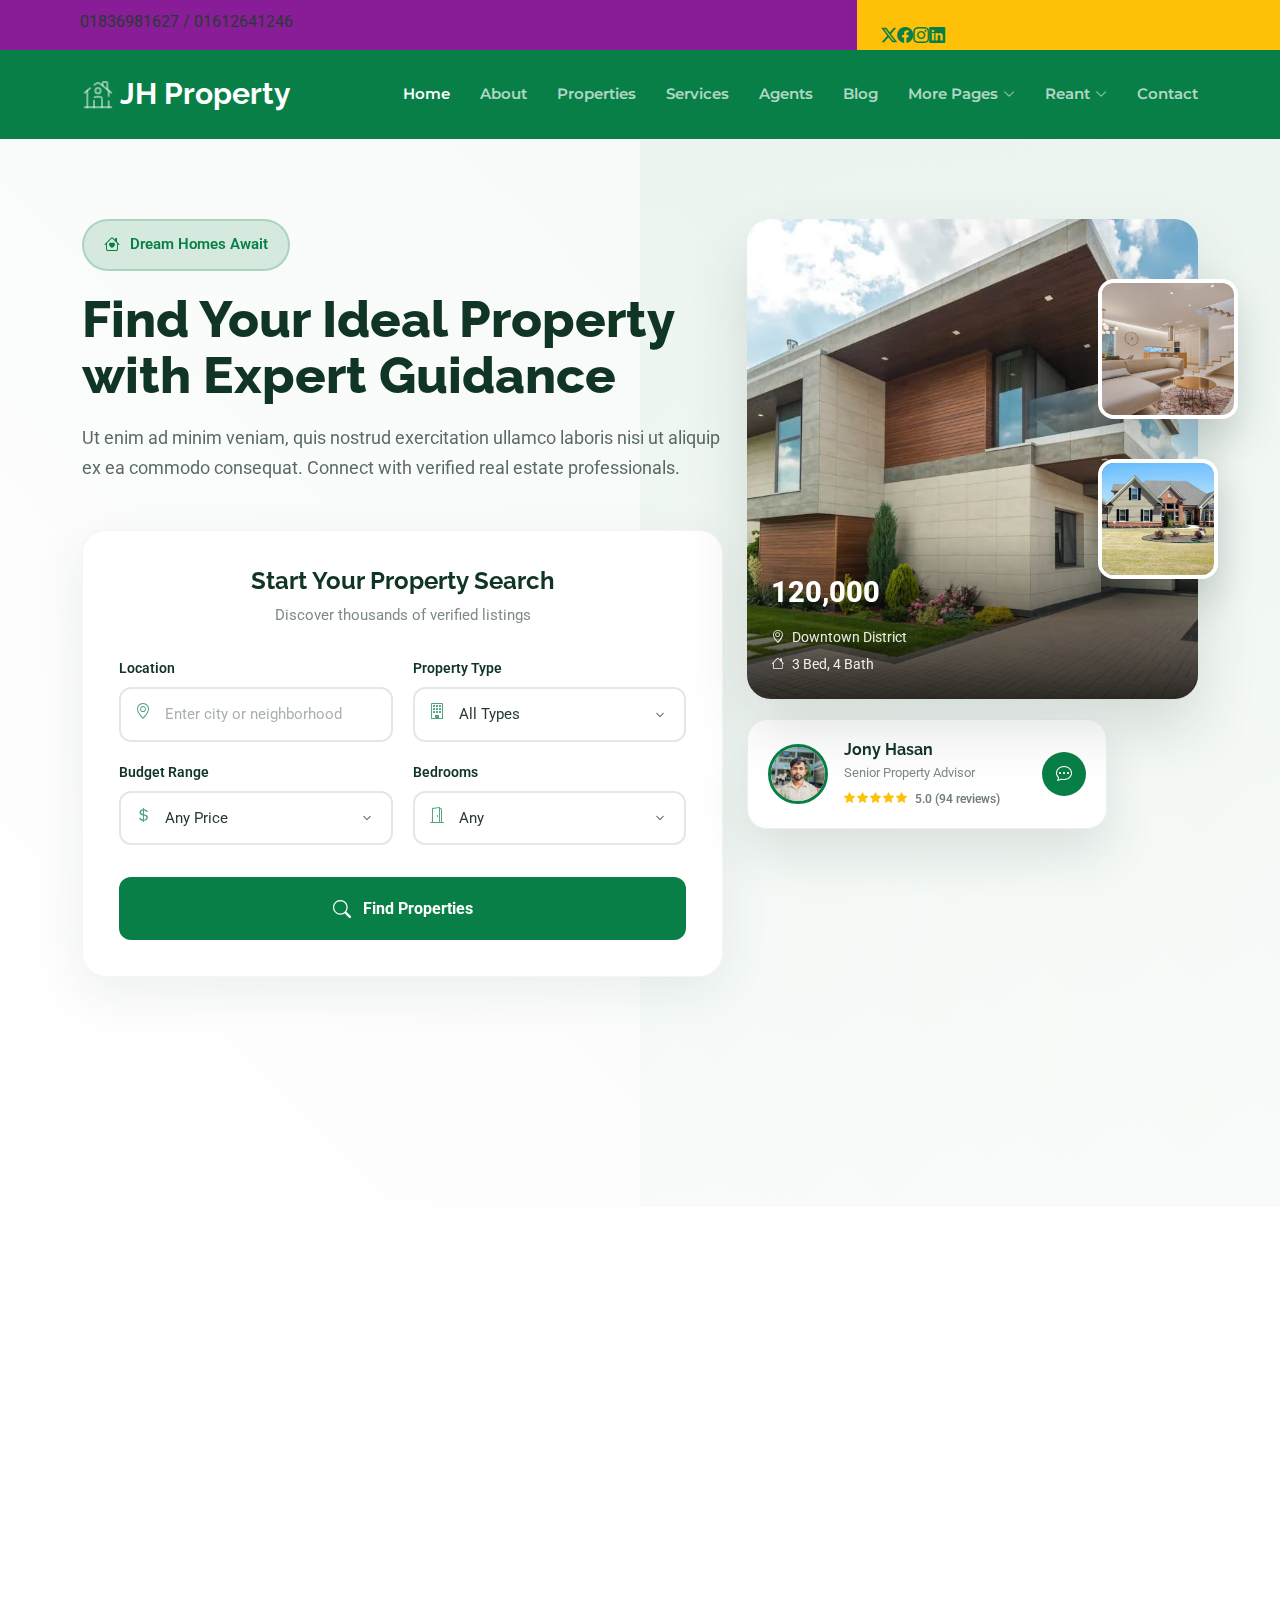
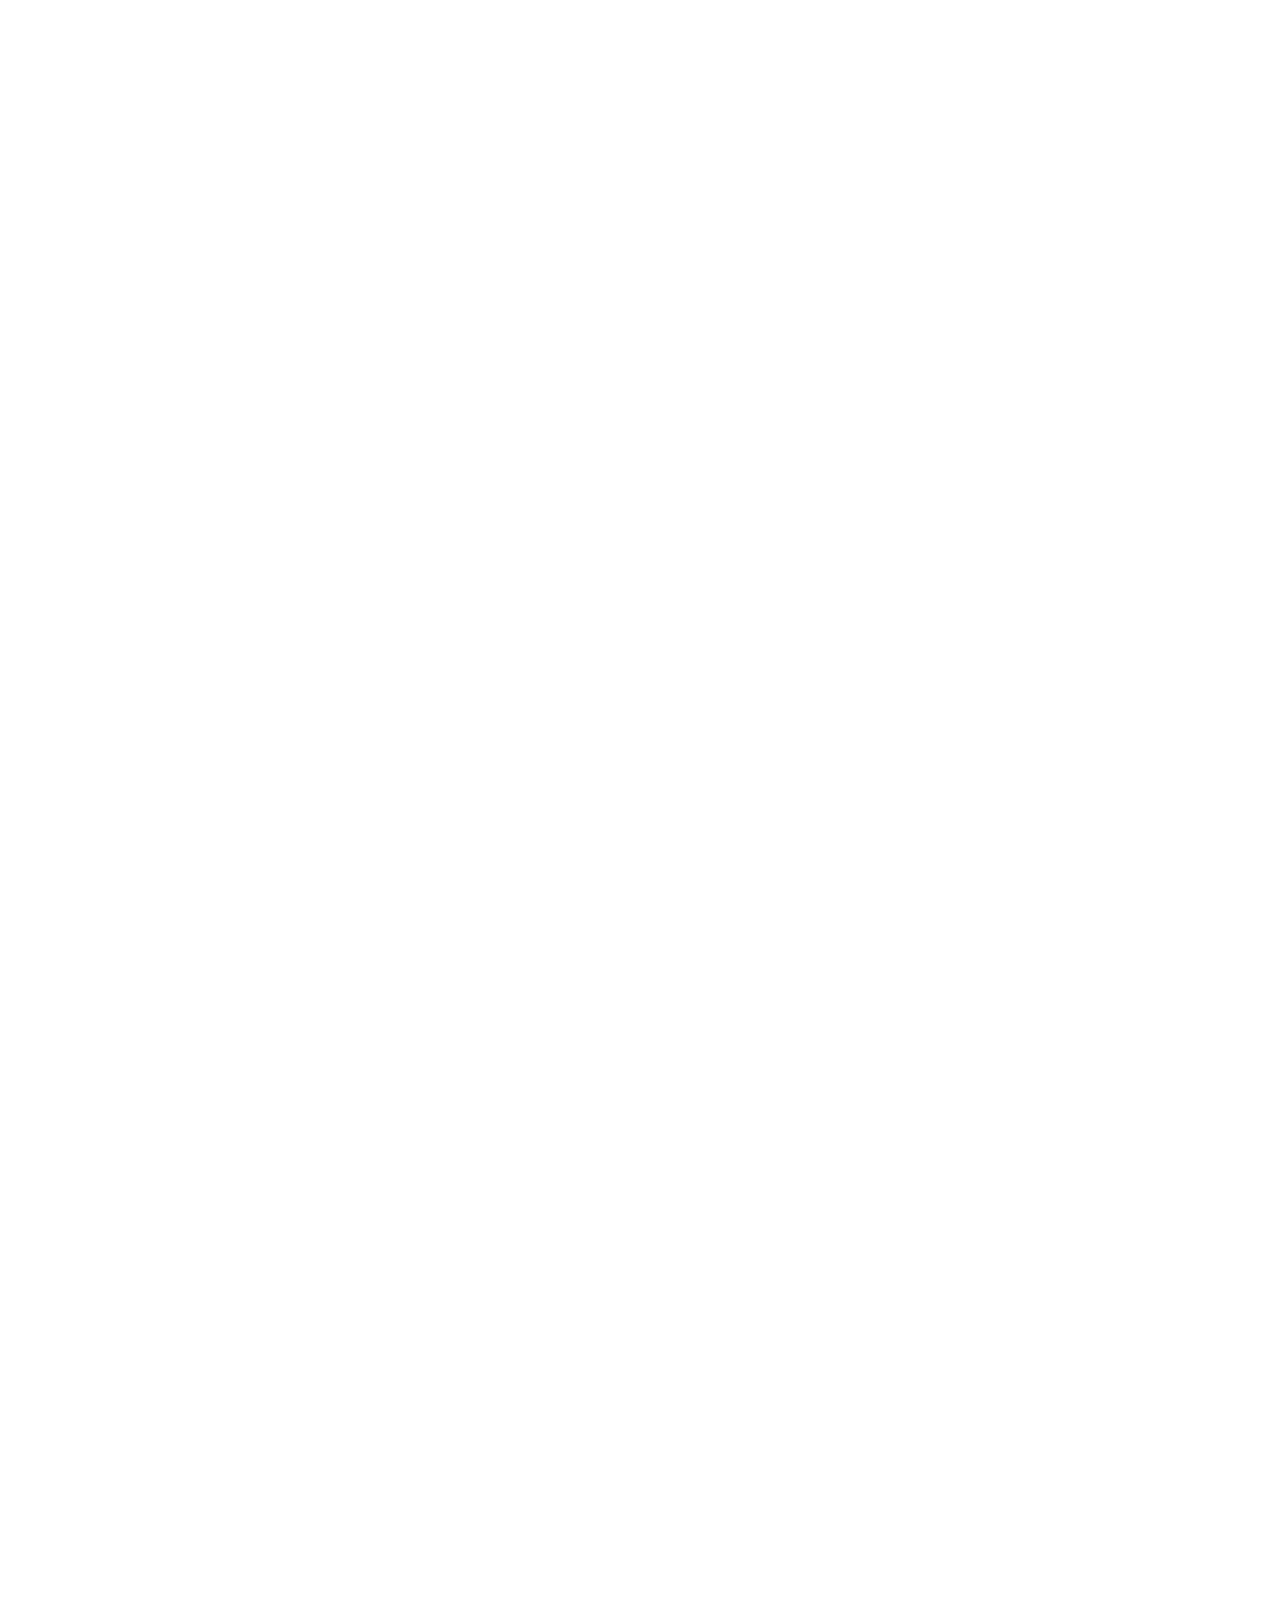
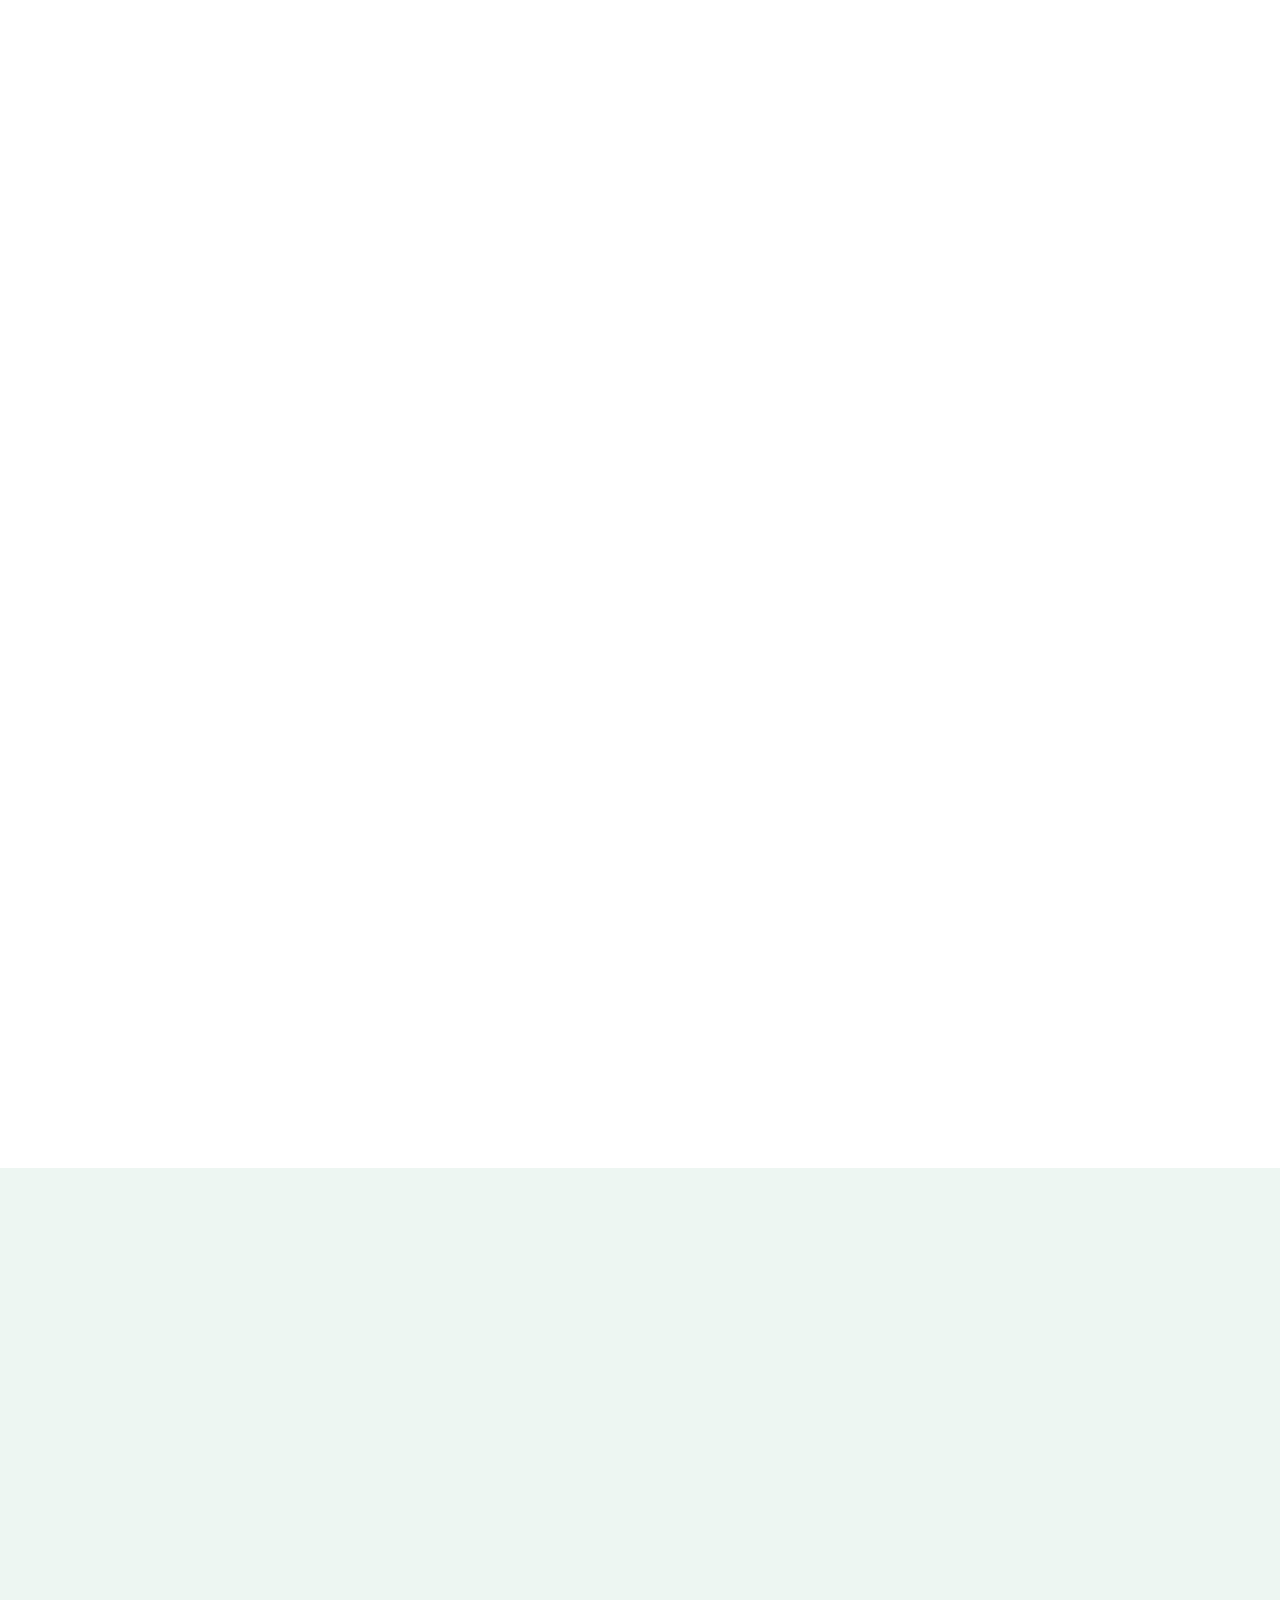
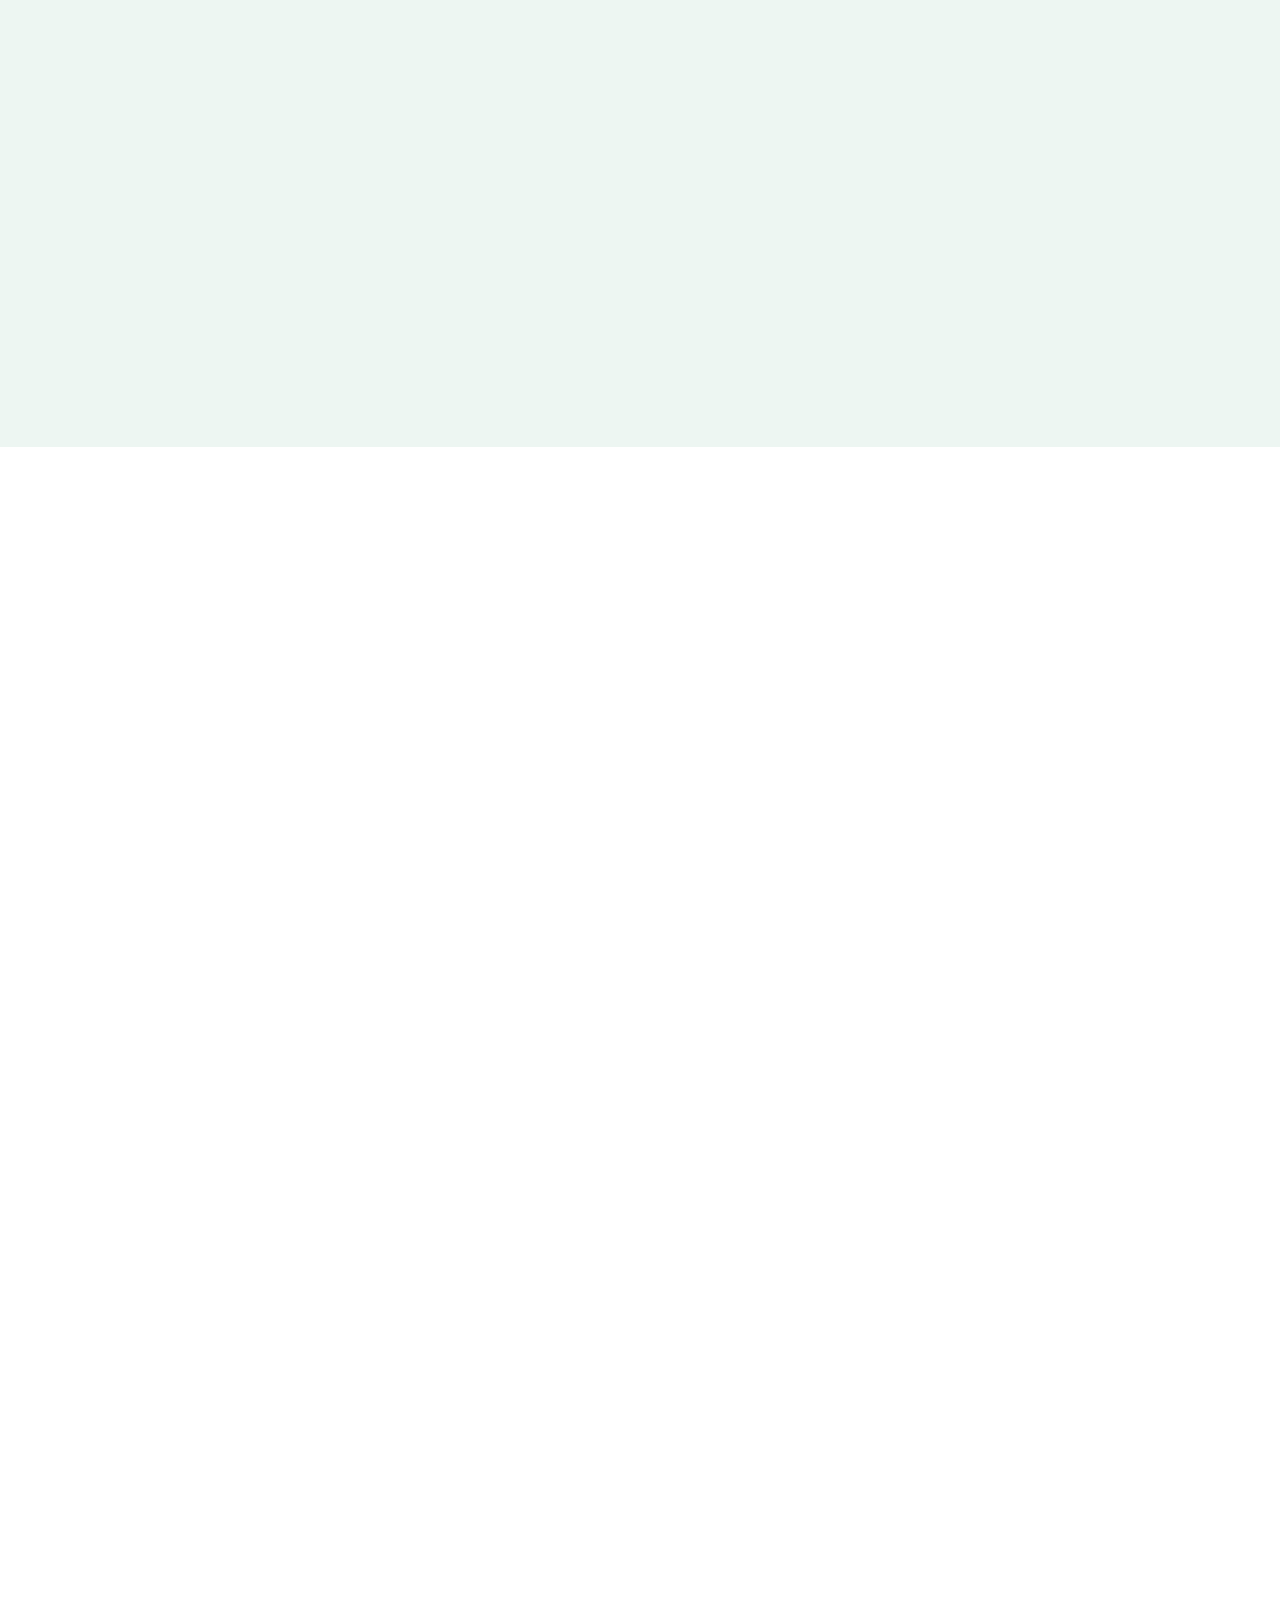
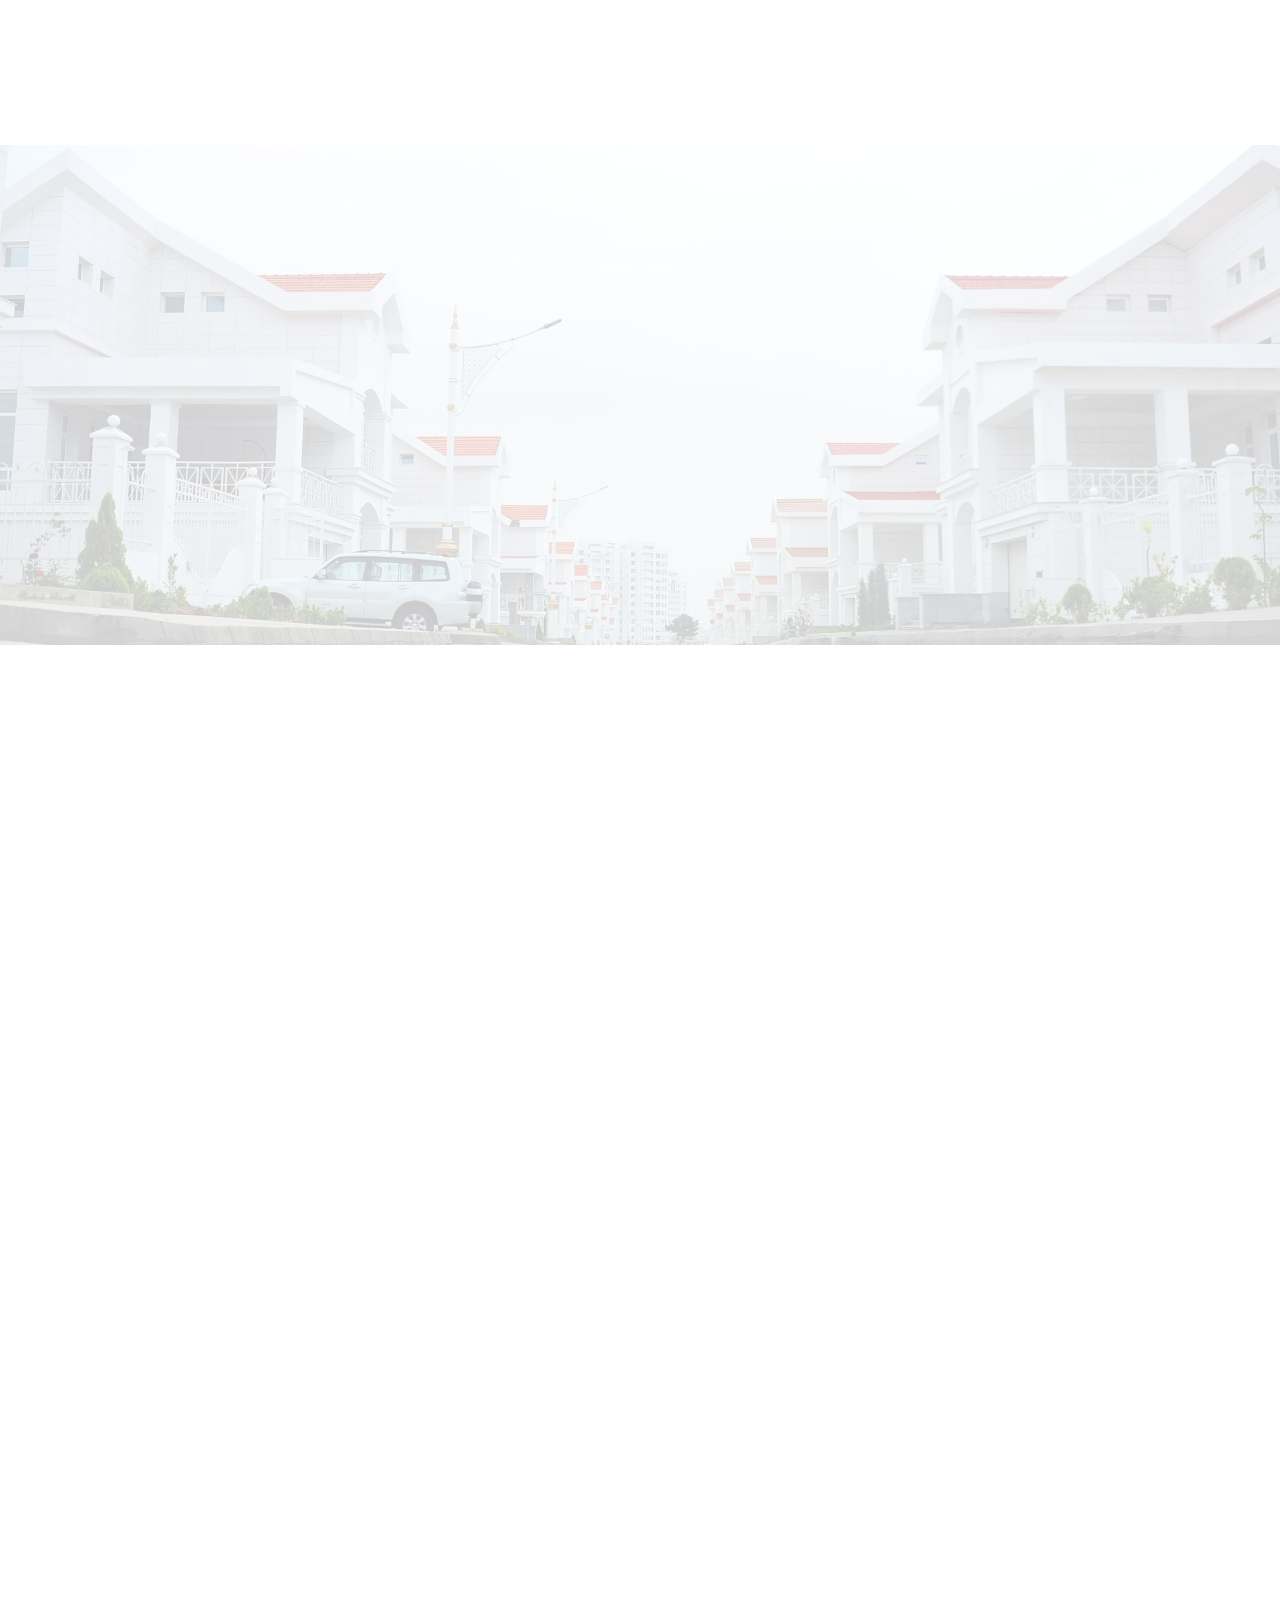
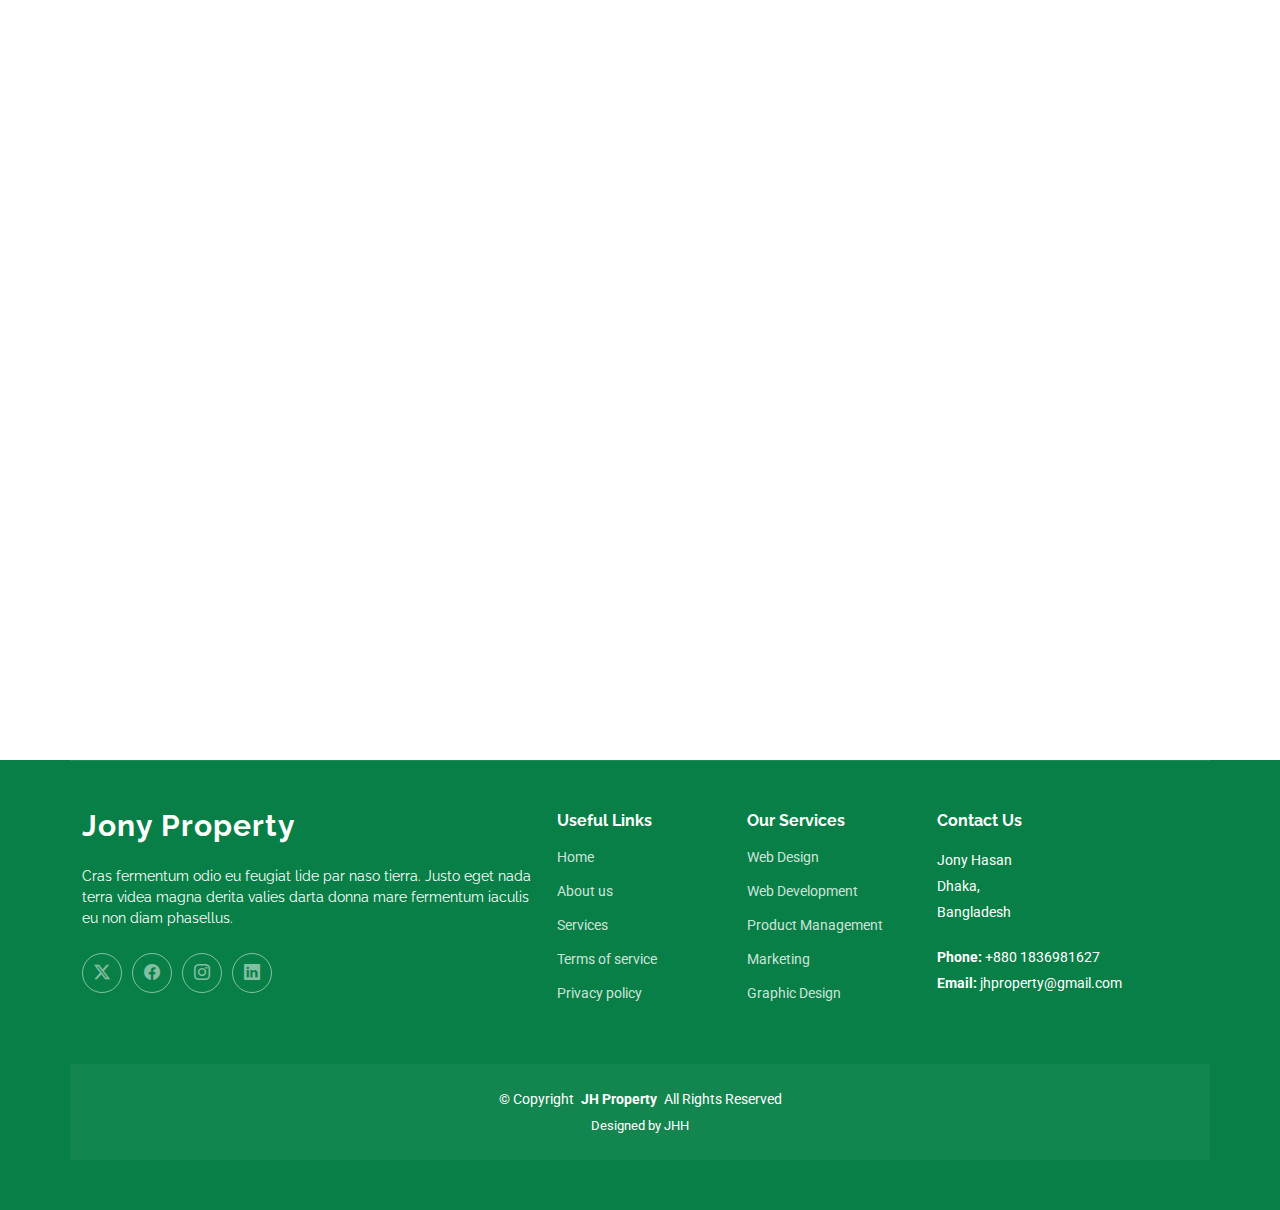
<file: index.html>
<!DOCTYPE html>
<html lang="en">

<head>
  <meta charset="utf-8">
  <meta content="width=device-width, initial-scale=1.0" name="viewport">
  <title>Index - Home</title>
  <meta name="description" content="">
  <meta name="keywords" content="">

  <!-- Favicons -->
  <link href="assets/img/favicon.png" rel="icon">
  <link href="assets/img/apple-touch-icon.png" rel="apple-touch-icon">

  <!-- Fonts -->
  <link href="https://fonts.googleapis.com" rel="preconnect">
  <link href="https://fonts.gstatic.com" rel="preconnect" crossorigin>
  <link href="https://fonts.googleapis.com/css2?family=Roboto:ital,wght@0,100;0,300;0,400;0,500;0,700;0,900;1,100;1,300;1,400;1,500;1,700;1,900&family=Montserrat:ital,wght@0,100;0,200;0,300;0,400;0,500;0,600;0,700;0,800;0,900;1,100;1,200;1,300;1,400;1,500;1,600;1,700;1,800;1,900&family=Raleway:ital,wght@0,100;0,200;0,300;0,400;0,500;0,600;0,700;0,800;0,900;1,100;1,200;1,300;1,400;1,500;1,600;1,700;1,800;1,900&display=swap" rel="stylesheet">

  <!-- Vendor CSS Files -->
  <link href="assets/vendor/bootstrap/css/bootstrap.min.css" rel="stylesheet">
  <link href="assets/vendor/bootstrap-icons/bootstrap-icons.css" rel="stylesheet">
  <link href="assets/vendor/aos/aos.css" rel="stylesheet">
  <link href="assets/vendor/swiper/swiper-bundle.min.css" rel="stylesheet">

  <!-- Main CSS File -->
  <link href="assets/css/main.css" rel="stylesheet">
  <link rel="stylesheet" href="./assets/css/style.css">

  <!-- =======================================================
  * Template Name: HomeSpace
  * Template URL: https://bootstrapmade.com/homespace-bootstrap-real-estate-template/
  * Updated: Jul 05 2025 with Bootstrap v5.3.7
  * Author: BootstrapMade.com
  * License: https://bootstrapmade.com/license/
  ======================================================== -->
</head>

<body class="index-page">

  <div class="bg-warning">
    <div class="row">
      <div class="col-sm-8 header_top">
        <div class="jjjj">
          <p>01836981627 / 01612641246 </p>
         
        </div>
      </div>
    <div class="col-sm-4">
      <div class="container footer-top">
        <div class="row gy-4">
          <div class="col-lg-5 col-md-12 footer-about">
            
            <div class="social-links d-flex mt-4">
              <a href=""><i class="bi bi-twitter-x"></i></a>
              <a href=""><i class="bi bi-facebook"></i></a>
              <a href=""><i class="bi bi-instagram"></i></a>
              <a href=""><i class="bi bi-linkedin"></i></a>
            </div>
          </div>
        </div>
      </div>
  
    </div>
    </div>
  </div>
  <header id="header" class="header d-flex align-items-center sticky-top">
    <div class="container-fluid container-xl position-relative d-flex align-items-center justify-content-between">

      <a href="index.html" class="logo d-flex align-items-center">
        <!-- Uncomment the line below if you also wish to use an image logo -->
        <!-- <img src="assets/img/logo.webp" alt=""> -->
        <svg class="my-icon" viewBox="0 0 24 24" fill="none" xmlns="http://www.w3.org/2000/svg">
          <g id="bgCarrier" stroke-width="0"></g>
          <g id="tracerCarrier" stroke-linecap="round" stroke-linejoin="round"></g>
          <g id="iconCarrier">
            <path d="M22 22L2 22" stroke="currentColor" stroke-width="1.5" stroke-linecap="round"></path>
            <path d="M2 11L6.06296 7.74968M22 11L13.8741 4.49931C12.7784 3.62279 11.2216 3.62279 10.1259 4.49931L9.34398 5.12486" stroke="currentColor" stroke-width="1.5" stroke-linecap="round"></path>
            <path d="M15.5 5.5V3.5C15.5 3.22386 15.7239 3 16 3H18.5C18.7761 3 19 3.22386 19 3.5V8.5" stroke="currentColor" stroke-width="1.5" stroke-linecap="round"></path>
            <path d="M4 22V9.5" stroke="currentColor" stroke-width="1.5" stroke-linecap="round"></path>
            <path d="M20 9.5V13.5M20 22V17.5" stroke="currentColor" stroke-width="1.5" stroke-linecap="round"></path>
            <path d="M15 22V17C15 15.5858 15 14.8787 14.5607 14.4393C14.1213 14 13.4142 14 12 14C10.5858 14 9.87868 14 9.43934 14.4393M9 22V17" stroke="currentColor" stroke-width="1.5" stroke-linecap="round" stroke-linejoin="round"></path>
            <path d="M14 9.5C14 10.6046 13.1046 11.5 12 11.5C10.8954 11.5 10 10.6046 10 9.5C10 8.39543 10.8954 7.5 12 7.5C13.1046 7.5 14 8.39543 14 9.5Z" stroke="currentColor" stroke-width="1.5"></path>
          </g>
        </svg>
        <h1 class="sitename">JH Property</h1>
      </a>

      <nav id="navmenu" class="navmenu">
        <ul>
          <li><a href="index.html" class="active">Home</a></li>
          <li><a href="about.html">About</a></li>
          <li><a href="properties.html">Properties</a></li>
          <li><a href="services.html">Services</a></li>
          <li><a href="agents.html">Agents</a></li>
          <li><a href="blog.html">Blog</a></li>
          <li class="dropdown"><a href="#"><span>More Pages</span> <i class="bi bi-chevron-down toggle-dropdown"></i></a>
            <ul>
              <li><a href="property-details.html">Property Details</a></li>
              <li><a href="service-details.html">Service Details</a></li>
              <li><a href="agent-profile.html">Agent Profile</a></li>
              <li><a href="blog-details.html">Blog Details</a></li>
              <li><a href="terms.html">Terms</a></li>
              <li><a href="privacy.html">Privacy</a></li>
              <li><a href="404.html">404</a></li>
            </ul>
          </li>

          <li class="dropdown"><a href="#"><span>Reant</span> <i class="bi bi-chevron-down toggle-dropdown"></i></a>
            <ul>
              <li><a href="#">To-Let</a></li>
              <li class="dropdown"><a href="#"><span>Commasiyal Reant</span> <i class="bi bi-chevron-down toggle-dropdown"></i></a>
                <ul>
                  <li><a href="#">Resturent</a></li>
                  <li><a href="#">Shopes</a></li>
                  
                </ul>
              </li>
              <li><a href="#">Office</a></li>
             
            </ul>
          </li>
          <li><a href="contact.html">Contact</a></li>
        </ul>
        <i class="mobile-nav-toggle d-xl-none bi bi-list"></i>
      </nav>

    </div>
  </header>

  <main class="main">

    <!-- Hero Section -->
    <section id="hero" class="hero section">

      <div class="container" data-aos="fade-up" data-aos-delay="100">

        <div class="hero-wrapper">
          <div class="row g-4">

            <div class="col-lg-7">
              <div class="hero-content" data-aos="zoom-in" data-aos-delay="200">
                <div class="content-header">
                  <span class="hero-label">
                    <i class="bi bi-house-heart"></i>
                    Dream Homes Await
                  </span>
                  <h1>Find Your Ideal Property with Expert Guidance</h1>
                  <p>Ut enim ad minim veniam, quis nostrud exercitation ullamco laboris nisi ut aliquip ex ea commodo consequat. Connect with verified real estate professionals.</p>
                </div>

                <div class="search-container" data-aos="fade-up" data-aos-delay="300">
                  <div class="search-header">
                    <h3>Start Your Property Search</h3>
                    <p>Discover thousands of verified listings</p>
                  </div>

                  <form action="" class="property-search-form">
                    <div class="search-grid">
                      <div class="search-field">
                        <label for="search-location" class="field-label">Location</label>
                        <input type="text" id="search-location" name="location" placeholder="Enter city or neighborhood" required="">
                        <i class="bi bi-geo-alt field-icon"></i>
                      </div>

                      <div class="search-field">
                        <label for="search-type" class="field-label">Property Type</label>
                        <select id="search-type" name="property_type" required="">
                          <option value="">All Types</option>
                          <option value="house">Single House</option>
                          <option value="apartment">Apartment</option>
                          <option value="condo">Condominium</option>
                          <option value="villa">Villa</option>
                          <option value="commercial">Commercial</option>
                        </select>
                        <i class="bi bi-building field-icon"></i>
                      </div>

                      <div class="search-field">
                        <label for="search-budget" class="field-label">Budget Range</label>
                        <select id="search-budget" name="price_range" required="">
                          <option value="">Any Price</option>
                          <option value="0-300000">Under 300K</option>
                          <option value="300000-600000">300K - 600K</option>
                          <option value="600000-900000">600K - 900K</option>
                          <option value="900000-1500000">900K - 1.5M</option>
                          <option value="1500000+">Above \1.5M</option>
                        </select>
                        <i class="bi bi-currency-dollar field-icon"></i>
                      </div>

                      <div class="search-field">
                        <label for="search-rooms" class="field-label">Bedrooms</label>
                        <select id="search-rooms" name="bedrooms">
                          <option value="">Any</option>
                          <option value="1">1 Room</option>
                          <option value="2">2 Rooms</option>
                          <option value="3">3 Rooms</option>
                          <option value="4">4 Rooms</option>
                          <option value="5+">5+ Rooms</option>
                        </select>
                        <i class="bi bi-door-open field-icon"></i>
                      </div>
                    </div>

                    <button type="submit" class="search-btn">
                      <i class="bi bi-search"></i>
                      <span>Find Properties</span>
                    </button>
                  </form>
                </div>

                <div class="achievement-grid" data-aos="fade-up" data-aos-delay="400">
                  <div class="achievement-item">
                    <div class="achievement-number">
                      <span data-purecounter-start="0" data-purecounter-end="1250" data-purecounter-duration="1" class="purecounter"></span>+
                    </div>
                    <span class="achievement-text">Active Listings</span>
                  </div>
                  <div class="achievement-item">
                    <div class="achievement-number">
                      <span data-purecounter-start="0" data-purecounter-end="89" data-purecounter-duration="1" class="purecounter"></span>+
                    </div>
                    <span class="achievement-text">Expert Agents</span>
                  </div>
                  <div class="achievement-item">
                    <div class="achievement-number">
                      <span data-purecounter-start="0" data-purecounter-end="96" data-purecounter-duration="1" class="purecounter"></span>%
                    </div>
                    <span class="achievement-text">Success Rate</span>
                  </div>
                </div>
              </div>
            </div><!-- End Hero Content -->

            <div class="col-lg-5">
              <div class="hero-visual" data-aos="fade-left" data-aos-delay="400">
                <div class="visual-container">
                  <div class="featured-property">
                    <img src="assets/img/real-estate/property-exterior-8.webp" alt="Featured Property" class="img-fluid">
                    <div class="property-info">
                      <div class="property-price">120,000</div>
                      <div class="property-details">
                        <span><i class="bi bi-geo-alt"></i> Downtown District</span>
                        <span><i class="bi bi-house"></i> 3 Bed, 4 Bath</span>
                      </div>
                    </div>
                  </div>

                  <div class="overlay-images">
                    <div class="overlay-img overlay-1">
                      <img src="assets/img/real-estate/property-interior-4.webp" alt="Interior View" class="img-fluid">
                    </div>
                    <div class="overlay-img overlay-2">
                      <img src="assets/img/real-estate/property-exterior-2.webp" alt="Exterior View" class="img-fluid">
                    </div>
                  </div>

                  <div class="agent-card">
                    <div class="agent-profile">
                      <img src="assets/img/real-estate/jony.jpg" alt="Agent Profile" class="agent-photo">
                      <div class="agent-info">
                        <h4>Jony Hasan</h4>
                        <p>Senior Property Advisor</p>
                        <div class="agent-rating">
                          <div class="stars">
                            <i class="bi bi-star-fill"></i>
                            <i class="bi bi-star-fill"></i>
                            <i class="bi bi-star-fill"></i>
                            <i class="bi bi-star-fill"></i>
                            <i class="bi bi-star-fill"></i>
                          </div>
                          <span class="rating-text">5.0 (94 reviews)</span>
                        </div>
                      </div>
                    </div>
                    <button class="contact-agent-btn">
                      <i class="bi bi-chat-dots"></i>
                    </button>
                  </div>
                </div>
              </div>
            </div><!-- End Hero Visual -->

          </div>
        </div>

      </div>

    </section><!-- /Hero Section -->

    <!-- Home About Section -->
    <section id="home-about" class="home-about section">

      <div class="container" data-aos="fade-up" data-aos-delay="100">

        <div class="row gy-5">

          <div class="col-lg-5" data-aos="zoom-in" data-aos-delay="200">
            <div class="image-gallery">
              <div class="primary-image">
                <img src="assets/img/real-estate/property-exterior-1.webp" alt="Modern Property" class="img-fluid">
                <div class="experience-badge">
                  <div class="badge-content">
                    <div class="number"><span data-purecounter-start="0" data-purecounter-end="15" data-purecounter-duration="1" class="purecounter"></span>+</div>
                    <div class="text">Years<br>Experience</div>
                  </div>
                </div>
              </div>
              <div class="secondary-image">
                <img src="assets/img/real-estate/property-interior-4.webp" alt="Luxury Interior" class="img-fluid">
              </div>
            </div>
          </div>

          <div class="col-lg-7" data-aos="fade-left" data-aos-delay="300">
            <div class="content">
              <div class="section-header">
                <span class="section-label">About Our Company</span>
                <h2>Building Dreams, Creating Homes Since 2008</h2>
              </div>

              <p>Sed ut perspiciatis unde omnis iste natus error sit voluptatem accusantium doloremque laudantium, totam rem aperiam, eaque ipsa quae ab illo inventore veritatis et quasi architecto beatae vitae dicta sunt explicabo.</p>

              <div class="achievements-list">
                <div class="achievement-item">
                  <div class="achievement-icon">
                    <i class="bi bi-house-door"></i>
                  </div>
                  <div class="achievement-content">
                    <h4><span data-purecounter-start="0" data-purecounter-end="3200" data-purecounter-duration="2" class="purecounter"></span>+ Properties Sold</h4>
                    <p>Successfully completed transactions</p>
                  </div>
                </div>
                <div class="achievement-item">
                  <div class="achievement-icon">
                    <i class="bi bi-people"></i>
                  </div>
                  <div class="achievement-content">
                    <h4><span data-purecounter-start="0" data-purecounter-end="98" data-purecounter-duration="1" class="purecounter"></span>% Client Satisfaction</h4>
                    <p>Happy customers recommend us</p>
                  </div>
                </div>
              </div>

              <div class="action-section">
                <a href="about.html" class="btn-cta">
                  <span>Discover Our Story</span>
                  <i class="bi bi-arrow-right"></i>
                </a>
                <div class="contact-info">
                  <div class="contact-icon">
                    <i class="bi bi-telephone"></i>
                  </div>
                  <div class="contact-details">
                    <span>Call us today</span>
                    <strong>+88 01836981627</strong>
                  </div>
                </div>
              </div>
            </div>
          </div>

        </div>

      </div>

    </section><!-- /Home About Section -->

    <!-- Featured Properties Section -->
    <section id="featured-properties" class="featured-properties section">

      <!-- Section Title -->
      <div class="container section-title" data-aos="fade-up">
        <h2>Featured Properties</h2>
        <p>Necessitatibus eius consequatur ex aliquid fuga eum quidem sint consectetur velit</p>
      </div><!-- End Section Title -->

      <div class="container" data-aos="fade-up" data-aos-delay="100">

        <div class="row gy-5">

          <div class="col-lg-8">

            <div class="featured-property-main" data-aos="zoom-in" data-aos-delay="200">
              <div class="property-hero">
                <img src="assets/img/real-estate/property-exterior-4.webp" alt="Luxury Estate" class="img-fluid">
                <div class="property-overlay">
                  <div class="property-badge-main premium">Premium</div>
                  <div class="property-stats">
                    <div class="stat-item">
                      <i class="bi bi-house-door"></i>
                      <span>6 Bedrooms</span>
                    </div>
                    <div class="stat-item">
                      <i class="bi bi-droplet-fill"></i>
                      <span>5 Bathrooms</span>
                    </div>
                    <div class="stat-item">
                      <i class="bi bi-arrows-move"></i>
                      <span>5,500 sq ft</span>
                    </div>
                  </div>
                </div>
              </div>
              <div class="property-hero-content">
                <div class="property-header">
                  <div class="property-info">
                    <h2><a href="property-details.html">Magnificent Estate with Garden Views</a></h2>
                    <div class="property-address">
                      <i class="bi bi-geo-alt-fill"></i>
                      <span>Malibu, CA 90265</span>
                    </div>
                  </div>
                  <div class="property-price-main">$4,850,000</div>
                </div>
                <p class="property-description">Luxurious estate nestled in exclusive Malibu hills featuring panoramic ocean views, infinity pool, wine cellar, and private tennis court. Architectural masterpiece with premium finishes throughout.</p>
                <div class="property-actions-main">
                  <a href="property-details.html" class="btn-primary-custom">Schedule Tour</a>
                  <a href="property-details.html" class="btn-outline-custom">View Gallery</a>
                  <div class="property-listing-info">
                    <span class="listing-status for-sale">For Sale</span>
                    <span class="listing-date">Listed today</span>
                  </div>
                </div>
              </div>
            </div>

          </div>

          <div class="col-lg-4">

            <div class="properties-sidebar">

              <div class="sidebar-property-card" data-aos="fade-left" data-aos-delay="300">
                <div class="sidebar-property-image">
                  <img src="assets/img/real-estate/property-exterior-1.webp" alt="Modern Condo" class="img-fluid">
                  <div class="sidebar-property-badge hot">Hot Deal</div>
                </div>
                <div class="sidebar-property-content">
                  <h4><a href="property-details.html">Contemporary Downtown Condo</a></h4>
                  <div class="sidebar-location">
                    <i class="bi bi-pin-map"></i>
                    <span>Seattle, WA 98101</span>
                  </div>
                  <div class="sidebar-specs">
                    <span><i class="bi bi-house"></i> 3 BR</span>
                    <span><i class="bi bi-droplet"></i> 2 BA</span>
                    <span><i class="bi bi-rulers"></i> 2,100 sq ft</span>
                  </div>
                  <div class="sidebar-price-row">
                    <div class="sidebar-price">$1,595,000</div>
                    <a href="property-details.html" class="sidebar-btn">View</a>
                  </div>
                </div>
              </div>

              <div class="sidebar-property-card" data-aos="fade-left" data-aos-delay="400">
                <div class="sidebar-property-image">
                  <img src="assets/img/real-estate/property-exterior-9.webp" alt="Family Home" class="img-fluid">
                  <div class="sidebar-property-badge new">New Listing</div>
                </div>
                <div class="sidebar-property-content">
                  <h4><a href="property-details.html">Elegant Family Residence</a></h4>
                  <div class="sidebar-location">
                    <i class="bi bi-pin-map"></i>
                    <span>Portland, OR 97201</span>
                  </div>
                  <div class="sidebar-specs">
                    <span><i class="bi bi-house"></i> 4 BR</span>
                    <span><i class="bi bi-droplet"></i> 3 BA</span>
                    <span><i class="bi bi-rulers"></i> 3,100 sq ft</span>
                  </div>
                  <div class="sidebar-price-row">
                    <div class="sidebar-price">$925,000</div>
                    <a href="property-details.html" class="sidebar-btn">View</a>
                  </div>
                </div>
              </div>

            </div>

          </div>

        </div>

        <div class="row gy-4 mt-4">

          <div class="col-xl-6" data-aos="fade-up" data-aos-delay="600">
            <div class="property-card-horizontal">
              <div class="property-image-horizontal">
                <img src="assets/img/real-estate/property-interior-5.webp" alt="Penthouse" class="img-fluid">
                <div class="property-badge-horizontal exclusive">Exclusive</div>
              </div>
              <div class="property-content-horizontal">
                <h3><a href="property-details.html">Luxury Penthouse Suite</a></h3>
                <div class="property-location-horizontal">
                  <i class="bi bi-geo-alt"></i>
                  <span>Las Vegas, NV 89102</span>
                </div>
                <div class="property-features">
                  <span class="feature"><i class="bi bi-house"></i> 3 Bedrooms</span>
                  <span class="feature"><i class="bi bi-droplet"></i> 3 Bathrooms</span>
                  <span class="feature"><i class="bi bi-rulers"></i> 2,850 sq ft</span>
                </div>
                <p>Spectacular penthouse with floor-to-ceiling windows and private rooftop terrace overlooking the city skyline.</p>
                <div class="property-footer-horizontal">
                  <div class="property-price-horizontal">$2,195,000</div>
                  <a href="property-details.html" class="btn-view-horizontal">View Details</a>
                </div>
              </div>
            </div>
          </div>

          <div class="col-xl-6" data-aos="fade-up" data-aos-delay="700">
            <div class="property-card-horizontal">
              <div class="property-image-horizontal">
                <img src="assets/img/real-estate/property-interior-8.webp" alt="Modern Home" class="img-fluid">
                <div class="property-badge-horizontal new">New</div>
              </div>
              <div class="property-content-horizontal">
                <h3><a href="property-details.html">Modern Architectural Gem</a></h3>
                <div class="property-location-horizontal">
                  <i class="bi bi-geo-alt"></i>
                  <span>Phoenix, AZ 85001</span>
                </div>
                <div class="property-features">
                  <span class="feature"><i class="bi bi-house"></i> 4 Bedrooms</span>
                  <span class="feature"><i class="bi bi-droplet"></i> 3 Bathrooms</span>
                  <span class="feature"><i class="bi bi-rulers"></i> 3,450 sq ft</span>
                </div>
                <p>Award-winning contemporary design with sustainable features, smart home technology, and resort-style backyard.</p>
                <div class="property-footer-horizontal">
                  <div class="property-price-horizontal">$1,375,000</div>
                  <a href="property-details.html" class="btn-view-horizontal">View Details</a>
                </div>
              </div>
            </div>
          </div>

        </div>

      </div>

    </section><!-- /Featured Properties Section -->

    <!-- Featured Services Section -->
    <section id="featured-services" class="featured-services section">

      <!-- Section Title -->
      <div class="container section-title" data-aos="fade-up">
        <h2>Featured Services</h2>
        <p>Necessitatibus eius consequatur ex aliquid fuga eum quidem sint consectetur velit</p>
      </div><!-- End Section Title -->

      <div class="container" data-aos="fade-up" data-aos-delay="100">

        <div class="row g-4">

          <div class="col-lg-6" data-aos="fade-right" data-aos-delay="200">
            <div class="service-card">
              <div class="service-icon">
                <i class="bi bi-search"></i>
              </div>
              <div class="service-info">
                <h3><a href="service-details.html">Property Search</a></h3>
                <p>Excepteur sint occaecat cupidatat non proident sunt in culpa qui officia deserunt mollit anim id est laborum</p>
                <ul class="service-highlights">
                  <li><i class="bi bi-check-circle-fill"></i> Comprehensive Listings</li>
                  <li><i class="bi bi-check-circle-fill"></i> Advanced Filtering</li>
                  <li><i class="bi bi-check-circle-fill"></i> Virtual Tours</li>
                </ul>
                <a href="service-details.html" class="service-link">
                  <span>Explore Now</span>
                  <i class="bi bi-arrow-up-right"></i>
                </a>
              </div>
              <div class="service-visual">
                <img src="assets/img/real-estate/property-interior-2.webp" class="img-fluid" alt="Property Search" loading="lazy">
              </div>
            </div>
          </div><!-- End Service Item -->

          <div class="col-lg-6" data-aos="fade-left" data-aos-delay="300">
            <div class="service-card">
              <div class="service-icon">
                <i class="bi bi-calculator"></i>
              </div>
              <div class="service-info">
                <h3><a href="service-details.html">Property Valuation</a></h3>
                <p>Sed ut perspiciatis unde omnis iste natus error sit voluptatem accusantium doloremque laudantium totam rem aperiam</p>
                <ul class="service-highlights">
                  <li><i class="bi bi-check-circle-fill"></i> Market Analysis</li>
                  <li><i class="bi bi-check-circle-fill"></i> Comparative Reports</li>
                  <li><i class="bi bi-check-circle-fill"></i> Investment Insights</li>
                </ul>
                <a href="service-details.html" class="service-link">
                  <span>Get Valuation</span>
                  <i class="bi bi-arrow-up-right"></i>
                </a>
              </div>
              <div class="service-visual">
                <img src="assets/img/real-estate/property-exterior-1.webp" class="img-fluid" alt="Property Valuation" loading="lazy">
              </div>
            </div>
          </div><!-- End Service Item -->

        </div>

        <div class="row g-4 mt-4">

          <div class="col-lg-6" data-aos="fade-right" data-aos-delay="400">
            <div class="service-card">
              <div class="service-icon">
                <i class="bi bi-key"></i>
              </div>
              <div class="service-info">
                <h3><a href="service-details.html">Property Rental</a></h3>
                <p>At vero eos et accusamus et iusto odio dignissimos ducimus qui blanditiis praesentium voluptatum deleniti atque</p>
                <ul class="service-highlights">
                  <li><i class="bi bi-check-circle-fill"></i> Tenant Matching</li>
                  <li><i class="bi bi-check-circle-fill"></i> Lease Management</li>
                  <li><i class="bi bi-check-circle-fill"></i> Property Maintenance</li>
                </ul>
                <a href="service-details.html" class="service-link">
                  <span>Start Renting</span>
                  <i class="bi bi-arrow-up-right"></i>
                </a>
              </div>
              <div class="service-visual">
                <img src="assets/img/real-estate/property-interior-8.webp" class="img-fluid" alt="Property Rental" loading="lazy">
              </div>
            </div>
          </div><!-- End Service Item -->

          <div class="col-lg-6" data-aos="fade-left" data-aos-delay="500">
            <div class="service-card">
              <div class="service-icon">
                <i class="bi bi-shield-check"></i>
              </div>
              <div class="service-info">
                <h3><a href="service-details.html">Investment Advisory</a></h3>
                <p>Nemo enim ipsam voluptatem quia voluptas sit aspernatur aut odit aut fugit sed quia consequuntur magni dolores eos</p>
                <ul class="service-highlights">
                  <li><i class="bi bi-check-circle-fill"></i> Portfolio Planning</li>
                  <li><i class="bi bi-check-circle-fill"></i> Risk Assessment</li>
                  <li><i class="bi bi-check-circle-fill"></i> Market Forecasting</li>
                </ul>
                <a href="service-details.html" class="service-link">
                  <span>Learn More</span>
                  <i class="bi bi-arrow-up-right"></i>
                </a>
              </div>
              <div class="service-visual">
                <img src="assets/img/real-estate/property-exterior-4.webp" class="img-fluid" alt="Investment Advisory" loading="lazy">
              </div>
            </div>
          </div><!-- End Service Item -->

        </div>

        <div class="text-center" data-aos="zoom-in" data-aos-delay="600">
          <a href="services.html" class="btn-view-all">
            <span>View All Services</span>
            <i class="bi bi-arrow-right"></i>
          </a>
        </div>

      </div>

    </section>

    <!-- Testimonials Section -->
    <section id="testimonials" class="testimonials section light-background">

      <!-- Section Title -->
      <div class="container section-title" data-aos="fade-up">
        <h2>Testimonials</h2>
        <p>Necessitatibus eius consequatur ex aliquid fuga eum quidem sint consectetur velit</p>
      </div><!-- End Section Title -->

      <div class="container">

        <div class="testimonial-grid">

          <div class="testimonial-item" data-aos="zoom-in" data-aos-delay="100">
            <div class="testimonial-card">
              <div class="testimonial-header">
                <div class="testimonial-image">
                  <img src="assets/img/person/person-f-5.webp" class="img-fluid" alt="Testimonial 1">
                </div>
                <div class="testimonial-meta">
                  <h3>Sophia Martinez</h3>
                  <h4>Creative Director</h4>
                  <div class="company-logo">
                    <i class="bi bi-building"></i>
                  </div>
                </div>
              </div>
              <div class="testimonial-body">
                <i class="bi bi-chat-quote-fill quote-icon"></i>
                <p>Leveraging cutting-edge design principles to create immersive brand experiences that resonate with modern audiences.</p>
              </div>
            </div>
          </div>

          <div class="testimonial-item featured" data-aos="zoom-in" data-aos-delay="200">
            <div class="testimonial-card">
              <div class="testimonial-header">
                <div class="testimonial-image">
                  <img src="assets/img/person/jony.jpg" class="img-fluid" alt="Testimonial 2">
                </div>
                <div class="testimonial-meta">
                  <h3>Jony Hasan</h3>
                  <h4>CEO &amp; Founder</h4>
                  <div class="company-logo">
                    <i class="bi bi-buildings"></i>
                  </div>
                </div>
              </div>
              <div class="testimonial-body">
                <i class="bi bi-chat-quote-fill quote-icon"></i>
                <p>Revolutionary solutions have transformed our business landscape, driving unprecedented growth and market leadership position.</p>
              </div>
            </div>
          </div>

          <div class="testimonial-item" data-aos="zoom-in" data-aos-delay="300">
            <div class="testimonial-card">
              <div class="testimonial-header">
                <div class="testimonial-image">
                  <img src="assets/img/person/person-f-6.webp" class="img-fluid" alt="Testimonial 3">
                </div>
                <div class="testimonial-meta">
                  <h3>Isabella Kim</h3>
                  <h4>Product Strategist</h4>
                  <div class="company-logo">
                    <i class="bi bi-building-check"></i>
                  </div>
                </div>
              </div>
              <div class="testimonial-body">
                <i class="bi bi-chat-quote-fill quote-icon"></i>
                <p>Strategic implementation of innovative technologies has elevated our product development and market penetration.</p>
              </div>
            </div>
          </div>

          <div class="testimonial-item" data-aos="zoom-in" data-aos-delay="400">
            <div class="testimonial-card">
              <div class="testimonial-header">
                <div class="testimonial-image">
                  <img src="assets/img/person/person-m-6.webp" class="img-fluid" alt="Testimonial 4">
                </div>
                <div class="testimonial-meta">
                  <h3>James Cooper</h3>
                  <h4>Tech Lead</h4>
                  <div class="company-logo">
                    <i class="bi bi-building-gear"></i>
                  </div>
                </div>
              </div>
              <div class="testimonial-body">
                <i class="bi bi-chat-quote-fill quote-icon"></i>
                <p>Exceptional technical expertise and innovative solutions have streamlined our development processes significantly.</p>
              </div>
            </div>
          </div>

        </div>

      </div>

    </section><!-- /Testimonials Section -->

    <!-- Why Us Section -->
    <section id="why-us" class="why-us section">

      <!-- Section Title -->
      <div class="container section-title" data-aos="fade-up">
        <h2>Why Us</h2>
        <p>Necessitatibus eius consequatur ex aliquid fuga eum quidem sint consectetur velit</p>
      </div><!-- End Section Title -->

      <div class="container" data-aos="fade-up" data-aos-delay="100">

        <div class="row gy-4">

          <div class="col-lg-6" data-aos="fade-right" data-aos-delay="200">
            <div class="content">
              <h3>Why Choose Premier Real Estate Partners?</h3>
              <p>With over two decades of experience in the real estate market, we've built our reputation on trust, expertise, and exceptional results. Our dedicated team of local experts understands the nuances of every neighborhood and market trend.</p>

              <div class="features-list">
                <div class="feature-item d-flex align-items-center mb-3">
                  <div class="icon-wrapper me-3">
                    <i class="bi bi-check-circle-fill"></i>
                  </div>
                  <div>
                    <h5>Local Market Expertise</h5>
                    <p>Deep knowledge of neighborhoods, pricing trends, and market conditions in your area.</p>
                  </div>
                </div>

                <div class="feature-item d-flex align-items-center mb-3">
                  <div class="icon-wrapper me-3">
                    <i class="bi bi-shield-check"></i>
                  </div>
                  <div>
                    <h5>Verified Listings Only</h5>
                    <p>Every property is thoroughly vetted and verified before listing to ensure accuracy and quality.</p>
                  </div>
                </div>

                <div class="feature-item d-flex align-items-center mb-3">
                  <div class="icon-wrapper me-3">
                    <i class="bi bi-headset"></i>
                  </div>
                  <div>
                    <h5>24/7 Client Support</h5>
                    <p>Our dedicated support team is available around the clock to assist with your real estate needs.</p>
                  </div>
                </div>

                <div class="feature-item d-flex align-items-center mb-3">
                  <div class="icon-wrapper me-3">
                    <i class="bi bi-graph-up-arrow"></i>
                  </div>
                  <div>
                    <h5>Proven Track Record</h5>
                    <p>Consistently delivering results with over 2,500 successful transactions and 98% client satisfaction.</p>
                  </div>
                </div>
              </div>

              <div class="cta-buttons mt-4">
                <a href="#" class="btn btn-primary me-3">Learn More About Us</a>
                <a href="#" class="btn btn-outline-primary">Contact Our Team</a>
              </div>
            </div>
          </div>

          <div class="col-lg-6" data-aos="fade-left" data-aos-delay="300">
            <div class="stats-section">
              <div class="row gy-4">
                <div class="col-md-6">
                  <div class="stat-card text-center">
                    <div class="stat-icon mb-3">
                      <i class="bi bi-house-door"></i>
                    </div>
                    <div class="stat-number">
                      <span data-purecounter-start="0" data-purecounter-end="2500" data-purecounter-duration="2" class="purecounter"></span>+
                    </div>
                    <div class="stat-label">Homes Sold</div>
                    <p>Successfully closed transactions across all property types and price ranges.</p>
                  </div>
                </div>

                <div class="col-md-6">
                  <div class="stat-card text-center">
                    <div class="stat-icon mb-3">
                      <i class="bi bi-people"></i>
                    </div>
                    <div class="stat-number">
                      <span data-purecounter-start="0" data-purecounter-end="98" data-purecounter-duration="2" class="purecounter"></span>%
                    </div>
                    <div class="stat-label">Client Satisfaction</div>
                    <p>Exceptional service quality rated by our satisfied homeowners and investors.</p>
                  </div>
                </div>

                <div class="col-md-6">
                  <div class="stat-card text-center">
                    <div class="stat-icon mb-3">
                      <i class="bi bi-clock-history"></i>
                    </div>
                    <div class="stat-number">
                      <span data-purecounter-start="0" data-purecounter-end="20" data-purecounter-duration="2" class="purecounter"></span>+
                    </div>
                    <div class="stat-label">Years Experience</div>
                    <p>Two decades of expertise navigating changing market conditions successfully.</p>
                  </div>
                </div>

                <div class="col-md-6">
                  <div class="stat-card text-center">
                    <div class="stat-icon mb-3">
                      <i class="bi bi-award"></i>
                    </div>
                    <div class="stat-number">
                      <span data-purecounter-start="0" data-purecounter-end="45" data-purecounter-duration="2" class="purecounter"></span>+
                    </div>
                    <div class="stat-label">Industry Awards</div>
                    <p>Recognition for excellence in real estate service and client satisfaction.</p>
                  </div>
                </div>
              </div>

              <div class="testimonial-preview mt-5">
                <div class="testimonial-card">
                  <div class="quote-icon mb-2">
                    <i class="bi bi-quote"></i>
                  </div>
                  <p>"Working with this team made buying our first home a seamless experience. Their knowledge of the local market and dedication to finding the perfect property exceeded our expectations."</p>
                  <div class="testimonial-author d-flex align-items-center mt-3">
                    <img src="assets/img/person/person-f-3.webp" alt="Client" class="author-image me-3">
                    <div>
                      <h6>Sarah Martinez</h6>
                      <span>First-time Homebuyer</span>
                    </div>
                  </div>
                </div>
              </div>
            </div>
          </div>

        </div>

      </div>

    </section><!-- /Why Us Section -->

    <!-- Call To Action Section -->
    <section class="call-to-action-1 call-to-action section" id="call-to-action">
      <div class="cta-bg" style="background-image: url('assets/img/real-estate/showcase-3.webp');"></div>
      <div class="container" data-aos="fade-up" data-aos-delay="100">

        <div class="row justify-content-center">
          <div class="col-xl-6 col-lg-8">

            <div class="cta-content text-center">
              <h2>Need Help Finding Your Dream Property?</h2>
              <p>Lorem ipsum dolor sit amet, consectetur adipiscing elit, sed do eiusmod tempor incididunt ut labore et dolore magna aliqua. Ut enim ad minim veniam, quis nostrud exercitation.</p>

              <div class="cta-buttons">
                <a href="#" class="btn btn-primary">Contact Us Today</a>
                <a href="#" class="btn btn-outline">Schedule a Call</a>
              </div>

              <div class="cta-features">
                <div class="feature-item" data-aos="fade-up" data-aos-delay="200">
                  <i class="bi bi-telephone-fill"></i>
                  <span>Free Consultation</span>
                </div>
                <div class="feature-item" data-aos="fade-up" data-aos-delay="250">
                  <i class="bi bi-clock-fill"></i>
                  <span>24/7 Support</span>
                </div>
                <div class="feature-item" data-aos="fade-up" data-aos-delay="300">
                  <i class="bi bi-shield-check-fill"></i>
                  <span>Trusted Experts</span>
                </div>
              </div>

            </div><!-- End CTA Content -->

          </div>
        </div>

      </div>
    </section><!-- /Call To Action Section -->

    <!-- Recent Blog Posts Section -->
    <section id="recent-blog-posts" class="recent-blog-posts section">

      <!-- Section Title -->
      <div class="container section-title" data-aos="fade-up">
        <h2>Recent Blog Posts</h2>
        <p>Necessitatibus eius consequatur ex aliquid fuga eum quidem sint consectetur velit</p>
      </div><!-- End Section Title -->

      <div class="container" data-aos="fade-up" data-aos-delay="100">

        <div class="row">

          <div class="col-lg-8" data-aos="fade-up" data-aos-delay="100">
            <article class="featured-post">
              <div class="featured-img">
                <img src="assets/img/blog/blog-post-7.webp" alt="" class="img-fluid" loading="lazy">
                <div class="featured-badge">Featured</div>
              </div>

              <div class="featured-content">
                <div class="post-header">
                  <a href="#" class="category">Technology</a>
                  <span class="post-date">Dec 18, 2024</span>
                </div>

                <h2 class="post-title">
                  <a href="#">Lorem ipsum dolor sit amet consectetur adipiscing elit mauris</a>
                </h2>

                <p class="post-excerpt">
                  Sed do eiusmod tempor incididunt ut labore et dolore magna aliqua. Ut enim ad minim veniam, quis nostrud exercitation ullamco laboris nisi ut aliquip ex ea commodo consequat. Duis aute irure dolor in reprehenderit.
                </p>

                <div class="post-footer">
                  <div class="author-info">
                    <img src="assets/img/person/person-m-8.webp" alt="" class="author-avatar">
                    <div class="author-details">
                      <span class="author-name">Marcus Johnson</span>
                      <span class="read-time">5 min read</span>
                    </div>
                  </div>
                  <a href="#" class="read-more">Read More</a>
                </div>
              </div>
            </article>

            <article class="featured-post" data-aos="fade-up" data-aos-delay="400">
              <div class="featured-img">
                <img src="assets/img/blog/blog-post-3.webp" alt="" class="img-fluid" loading="lazy">
                <div class="featured-badge">Featured</div>
              </div>

              <div class="featured-content">
                <div class="post-header">
                  <a href="#" class="category">Innovation</a>
                  <span class="post-date">Dec 16, 2024</span>
                </div>

                <h2 class="post-title">
                  <a href="#">Quis autem vel eum iure reprehenderit qui in ea voluptate velit esse</a>
                </h2>

                <p class="post-excerpt">
                  At vero eos et accusamus et iusto odio dignissimos ducimus qui blanditiis praesentium voluptatum deleniti atque corrupti quos dolores et quas molestias excepturi sint occaecati cupiditate non provident.
                </p>

                <div class="post-footer">
                  <div class="author-info">
                    <img src="assets/img/person/person-f-7.webp" alt="" class="author-avatar">
                    <div class="author-details">
                      <span class="author-name">Emma Rodriguez</span>
                      <span class="read-time">7 min read</span>
                    </div>
                  </div>
                  <a href="#" class="read-more">Read More</a>
                </div>
              </div>
            </article>
          </div><!-- End featured post -->

          <div class="col-lg-4">

            <article class="recent-post" data-aos="fade-up" data-aos-delay="200">
              <div class="recent-img">
                <img src="assets/img/blog/blog-post-5.webp" alt="" class="img-fluid" loading="lazy">
              </div>
              <div class="recent-content">
                <a href="#" class="category">Business</a>
                <h3 class="recent-title">
                  <a href="#">Excepteur sint occaecat cupidatat non proident sunt</a>
                </h3>
                <div class="recent-meta">
                  <span class="author">By Jessica Kim</span>
                  <span class="date">Dec 15, 2024</span>
                </div>
              </div>
            </article><!-- End recent post -->

            <article class="recent-post" data-aos="fade-up" data-aos-delay="250">
              <div class="recent-img">
                <img src="assets/img/blog/blog-post-9.webp" alt="" class="img-fluid" loading="lazy">
              </div>
              <div class="recent-content">
                <a href="#" class="category">Marketing</a>
                <h3 class="recent-title">
                  <a href="#">Voluptate velit esse cillum dolore eu fugiat nulla</a>
                </h3>
                <div class="recent-meta">
                  <span class="author">By David Park</span>
                  <span class="date">Dec 12, 2024</span>
                </div>
              </div>
            </article><!-- End recent post -->

            <article class="recent-post" data-aos="fade-up" data-aos-delay="300">
              <div class="recent-img">
                <img src="assets/img/blog/blog-post-6.webp" alt="" class="img-fluid" loading="lazy">
              </div>
              <div class="recent-content">
                <a href="#" class="category">Design</a>
                <h3 class="recent-title">
                  <a href="#">Pariatur consectetur adipiscing elit sed do eiusmod</a>
                </h3>
                <div class="recent-meta">
                  <span class="author">By Sarah Miller</span>
                  <span class="date">Dec 10, 2024</span>
                </div>
              </div>
            </article><!-- End recent post -->

            <article class="recent-post" data-aos="fade-up" data-aos-delay="350">
              <div class="recent-img">
                <img src="assets/img/blog/blog-post-8.webp" alt="" class="img-fluid" loading="lazy">
              </div>
              <div class="recent-content">
                <a href="#" class="category">Tech</a>
                <h3 class="recent-title">
                  <a href="#">Magna aliquam erat volutpat consectetur adipiscing</a>
                </h3>
                <div class="recent-meta">
                  <span class="author">By Alex Chen</span>
                  <span class="date">Dec 8, 2024</span>
                </div>
              </div>
            </article><!-- End recent post -->

          </div>

        </div>

      </div>

    </section><!-- /Recent Blog Posts Section -->

  </main>

  <footer id="footer" class="footer accent-background">

    <div class="container footer-top">
      <div class="row gy-4">
        <div class="col-lg-5 col-md-12 footer-about">
          <a href="index.html" class="logo d-flex align-items-center">
            <span class="sitename">Jony Property</span>
          </a>
          <p>Cras fermentum odio eu feugiat lide par naso tierra. Justo eget nada terra videa magna derita valies darta donna mare fermentum iaculis eu non diam phasellus.</p>
          <div class="social-links d-flex mt-4">
            <a href=""><i class="bi bi-twitter-x"></i></a>
            <a href=""><i class="bi bi-facebook"></i></a>
            <a href=""><i class="bi bi-instagram"></i></a>
            <a href=""><i class="bi bi-linkedin"></i></a>
          </div>
        </div>

        <div class="col-lg-2 col-6 footer-links">
          <h4>Useful Links</h4>
          <ul>
            <li><a href="#">Home</a></li>
            <li><a href="#">About us</a></li>
            <li><a href="#">Services</a></li>
            <li><a href="#">Terms of service</a></li>
            <li><a href="#">Privacy policy</a></li>
          </ul>
        </div>

        <div class="col-lg-2 col-6 footer-links">
          <h4>Our Services</h4>
          <ul>
            <li><a href="#">Web Design</a></li>
            <li><a href="#">Web Development</a></li>
            <li><a href="#">Product Management</a></li>
            <li><a href="#">Marketing</a></li>
            <li><a href="#">Graphic Design</a></li>
          </ul>
        </div>

        <div class="col-lg-3 col-md-12 footer-contact text-center text-md-start">
          <h4>Contact Us</h4>
          <p>Jony Hasan</p>
          <p>Dhaka, </p>
          <p>Bangladesh</p>
          <p class="mt-4"><strong>Phone:</strong> <span>+880 1836981627</span></p>
          <p><strong>Email:</strong> <span>jhproperty@gmail.com</span></p>
        </div>

      </div>
    </div>

    <div class="container copyright text-center mt-4">
      <p>© <span>Copyright</span> <strong class="px-1 sitename">JH Property</strong> <span>All Rights Reserved</span></p>
      <div class="credits">
        <!-- All the links in the footer should remain intact. -->
        <!-- You can delete the links only if you've purchased the pro version. -->
        <!-- Licensing information: https://bootstrapmade.com/license/ -->
        <!-- Purchase the pro version with working PHP/AJAX contact form: [buy-url] -->
        Designed by <a href="https://bootstrapmade.com/">JHH</a>
      </div>
    </div>

  </footer>

  <!-- Scroll Top -->
  <a href="#" id="scroll-top" class="scroll-top d-flex align-items-center justify-content-center"><i class="bi bi-arrow-up-short"></i></a>

  <!-- Preloader -->
  <div id="preloader"></div>

  <!-- Vendor JS Files -->
  <script src="assets/vendor/bootstrap/js/bootstrap.bundle.min.js"></script>
  <script src="assets/vendor/php-email-form/validate.js"></script>
  <script src="assets/vendor/aos/aos.js"></script>
  <script src="assets/vendor/purecounter/purecounter_vanilla.js"></script>
  <script src="assets/vendor/swiper/swiper-bundle.min.js"></script>

  <!-- Main JS File -->
  <script src="assets/js/main.js"></script>

</body>

</html>
</file>
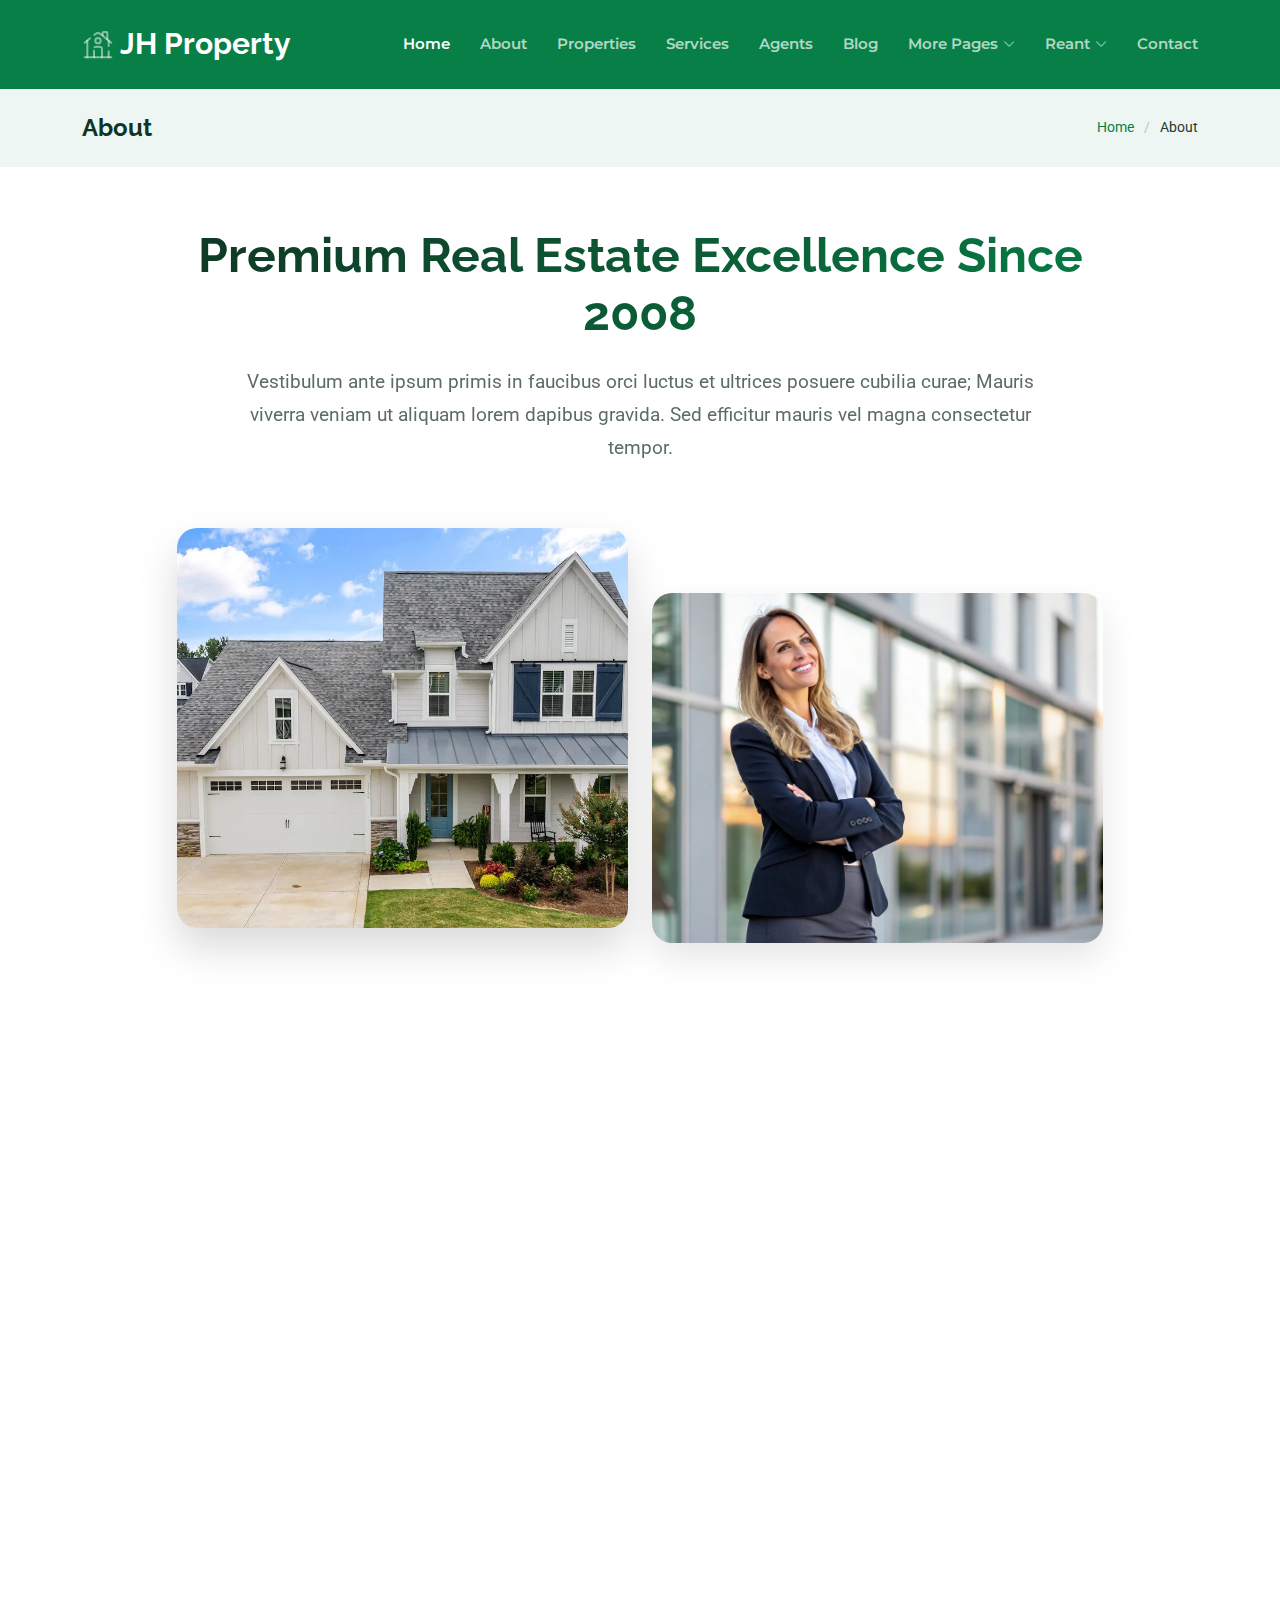
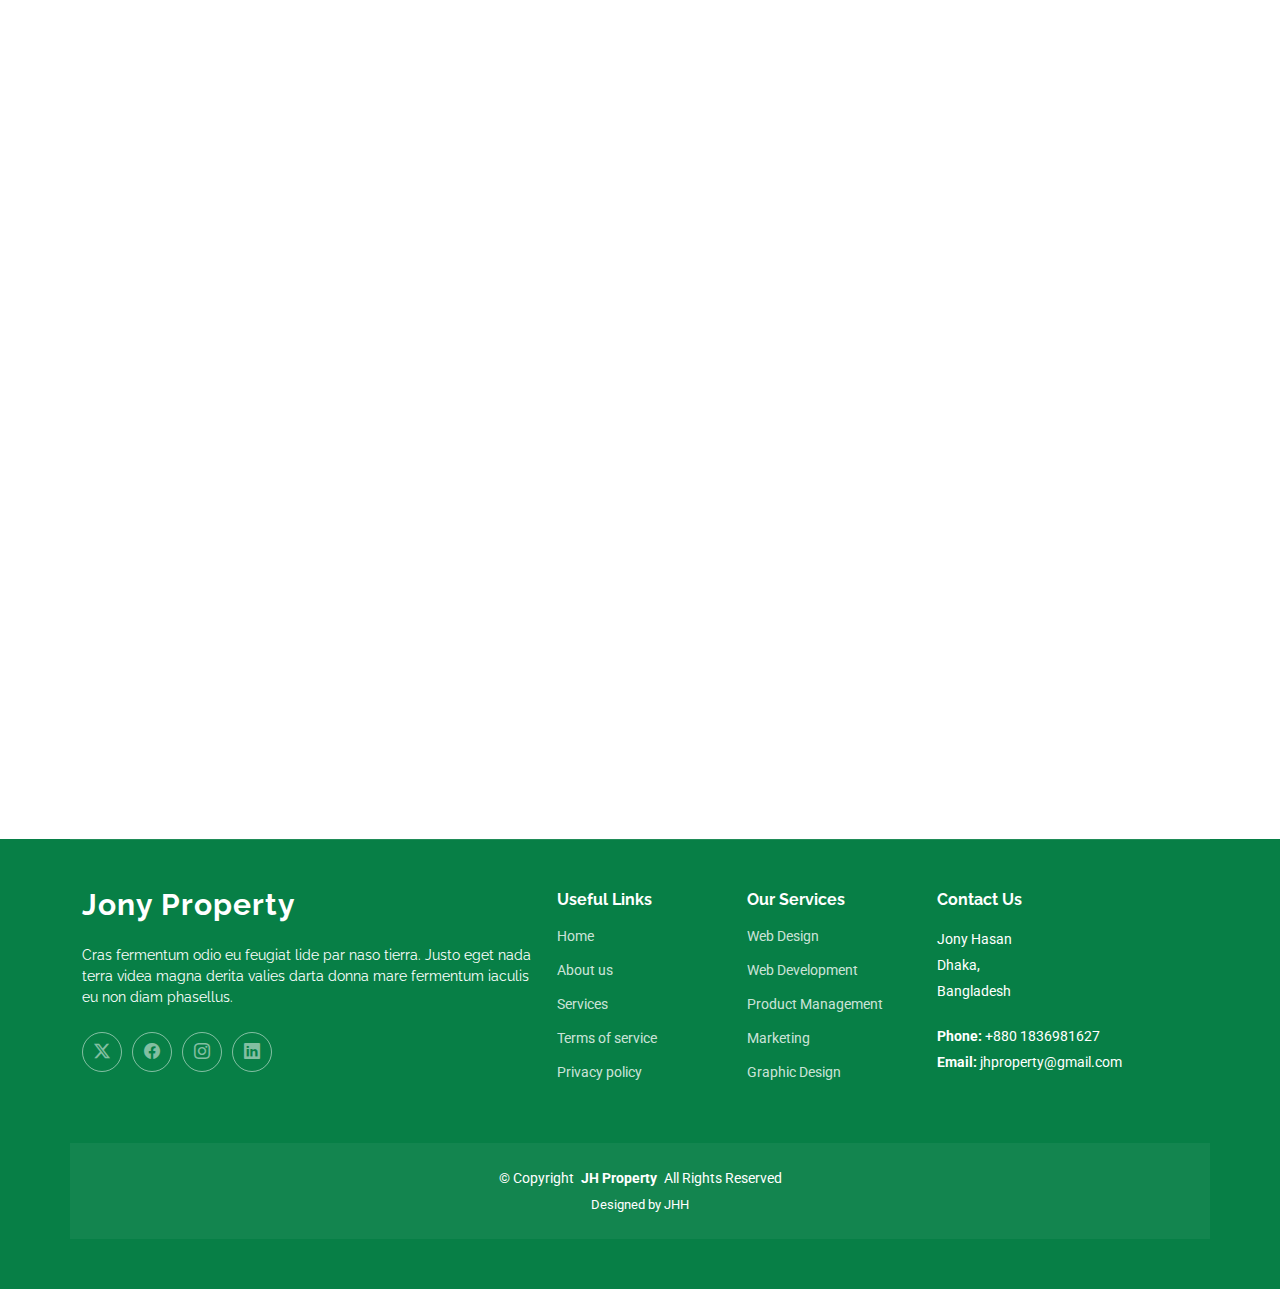
<file: about.html>
<!DOCTYPE html>
<html lang="en">

<head>
  <meta charset="utf-8">
  <meta content="width=device-width, initial-scale=1.0" name="viewport">
  <title>Index - Home</title>
  <meta name="description" content="">
  <meta name="keywords" content="">

  <!-- Favicons -->
  <link href="assets/img/favicon.png" rel="icon">
  <link href="assets/img/apple-touch-icon.png" rel="apple-touch-icon">

  <!-- Fonts -->
  <link href="https://fonts.googleapis.com" rel="preconnect">
  <link href="https://fonts.gstatic.com" rel="preconnect" crossorigin>
  <link href="https://fonts.googleapis.com/css2?family=Roboto:ital,wght@0,100;0,300;0,400;0,500;0,700;0,900;1,100;1,300;1,400;1,500;1,700;1,900&family=Montserrat:ital,wght@0,100;0,200;0,300;0,400;0,500;0,600;0,700;0,800;0,900;1,100;1,200;1,300;1,400;1,500;1,600;1,700;1,800;1,900&family=Raleway:ital,wght@0,100;0,200;0,300;0,400;0,500;0,600;0,700;0,800;0,900;1,100;1,200;1,300;1,400;1,500;1,600;1,700;1,800;1,900&display=swap" rel="stylesheet">

  <!-- Vendor CSS Files -->
  <link href="assets/vendor/bootstrap/css/bootstrap.min.css" rel="stylesheet">
  <link href="assets/vendor/bootstrap-icons/bootstrap-icons.css" rel="stylesheet">
  <link href="assets/vendor/aos/aos.css" rel="stylesheet">
  <link href="assets/vendor/swiper/swiper-bundle.min.css" rel="stylesheet">

  <!-- Main CSS File -->
  <link href="assets/css/main.css" rel="stylesheet">
  <link rel="stylesheet" href="./assets/css/style.css">

  <!-- =======================================================
  * Template Name: HomeSpace
  * Template URL: https://bootstrapmade.com/homespace-bootstrap-real-estate-template/
  * Updated: Jul 05 2025 with Bootstrap v5.3.7
  * Author: BootstrapMade.com
  * License: https://bootstrapmade.com/license/
  ======================================================== -->
</head>

<body class="about-page">

  <header id="header" class="header d-flex align-items-center sticky-top">
    <div class="container-fluid container-xl position-relative d-flex align-items-center justify-content-between">

      <a href="index.html" class="logo d-flex align-items-center">
        <!-- Uncomment the line below if you also wish to use an image logo -->
        <!-- <img src="assets/img/logo.webp" alt=""> -->
        <svg class="my-icon" viewBox="0 0 24 24" fill="none" xmlns="http://www.w3.org/2000/svg">
          <g id="bgCarrier" stroke-width="0"></g>
          <g id="tracerCarrier" stroke-linecap="round" stroke-linejoin="round"></g>
          <g id="iconCarrier">
            <path d="M22 22L2 22" stroke="currentColor" stroke-width="1.5" stroke-linecap="round"></path>
            <path d="M2 11L6.06296 7.74968M22 11L13.8741 4.49931C12.7784 3.62279 11.2216 3.62279 10.1259 4.49931L9.34398 5.12486" stroke="currentColor" stroke-width="1.5" stroke-linecap="round"></path>
            <path d="M15.5 5.5V3.5C15.5 3.22386 15.7239 3 16 3H18.5C18.7761 3 19 3.22386 19 3.5V8.5" stroke="currentColor" stroke-width="1.5" stroke-linecap="round"></path>
            <path d="M4 22V9.5" stroke="currentColor" stroke-width="1.5" stroke-linecap="round"></path>
            <path d="M20 9.5V13.5M20 22V17.5" stroke="currentColor" stroke-width="1.5" stroke-linecap="round"></path>
            <path d="M15 22V17C15 15.5858 15 14.8787 14.5607 14.4393C14.1213 14 13.4142 14 12 14C10.5858 14 9.87868 14 9.43934 14.4393M9 22V17" stroke="currentColor" stroke-width="1.5" stroke-linecap="round" stroke-linejoin="round"></path>
            <path d="M14 9.5C14 10.6046 13.1046 11.5 12 11.5C10.8954 11.5 10 10.6046 10 9.5C10 8.39543 10.8954 7.5 12 7.5C13.1046 7.5 14 8.39543 14 9.5Z" stroke="currentColor" stroke-width="1.5"></path>
          </g>
        </svg>
        <h1 class="sitename">JH Property</h1>
      </a>

      <nav id="navmenu" class="navmenu">
        <ul>
          <li><a href="index.html" class="active">Home</a></li>
          <li><a href="about.html">About</a></li>
          <li><a href="properties.html">Properties</a></li>
          <li><a href="services.html">Services</a></li>
          <li><a href="agents.html">Agents</a></li>
          <li><a href="blog.html">Blog</a></li>
          <li class="dropdown"><a href="#"><span>More Pages</span> <i class="bi bi-chevron-down toggle-dropdown"></i></a>
            <ul>
              <li><a href="property-details.html">Property Details</a></li>
              <li><a href="service-details.html">Service Details</a></li>
              <li><a href="agent-profile.html">Agent Profile</a></li>
              <li><a href="blog-details.html">Blog Details</a></li>
              <li><a href="terms.html">Terms</a></li>
              <li><a href="privacy.html">Privacy</a></li>
              <li><a href="404.html">404</a></li>
            </ul>
          </li>

          <li class="dropdown"><a href="#"><span>Reant</span> <i class="bi bi-chevron-down toggle-dropdown"></i></a>
            <ul>
              <li><a href="#">To-Let</a></li>
              <li class="dropdown"><a href="#"><span>Commasiyal Reant</span> <i class="bi bi-chevron-down toggle-dropdown"></i></a>
                <ul>
                  <li><a href="#">Resturent</a></li>
                  <li><a href="#">Shopes</a></li>
                  
                </ul>
              </li>
              <li><a href="#">Office</a></li>
             
            </ul>
          </li>
          <li><a href="contact.html">Contact</a></li>
        </ul>
        <i class="mobile-nav-toggle d-xl-none bi bi-list"></i>
      </nav>

    </div>
  </header>

  <main class="main">

    <!-- Page Title -->
    <div class="page-title light-background">
      <div class="container d-lg-flex justify-content-between align-items-center">
        <h1 class="mb-2 mb-lg-0">About</h1>
        <nav class="breadcrumbs">
          <ol>
            <li><a href="index.html">Home</a></li>
            <li class="current">About</li>
          </ol>
        </nav>
      </div>
    </div><!-- End Page Title -->

    <!-- About Section -->
    <section id="about" class="about section">

      <div class="container" data-aos="fade-up" data-aos-delay="100">

        <div class="row justify-content-center">
          <div class="col-lg-10">

            <div class="hero-content text-center" data-aos="zoom-in" data-aos-delay="200">
              <h2>Premium Real Estate Excellence Since 2008</h2>
              <p class="hero-description">Vestibulum ante ipsum primis in faucibus orci luctus et ultrices posuere cubilia curae; Mauris viverra veniam ut aliquam lorem dapibus gravida. Sed efficitur mauris vel magna consectetur tempor.</p>
            </div>

            <div class="dual-image-layout" data-aos="fade-up" data-aos-delay="300">
              <div class="row g-4 align-items-center">
                <div class="col-lg-6">
                  <div class="primary-image-wrap">
                    <img src="assets/img/real-estate/property-exterior-4.webp" alt="Luxury Property" class="img-fluid">
                    <div class="floating-badge" data-aos="zoom-in" data-aos-delay="400">
                      <div class="badge-content">
                        <i class="bi bi-award"></i>
                        <span>Top Rated Agency</span>
                      </div>
                    </div>
                  </div>
                </div>
                <div class="col-lg-6">
                  <div class="secondary-image-wrap">
                    <img src="assets/img/real-estate/agent-3.webp" alt="Professional Agent" class="img-fluid">
                  </div>
                </div>
              </div>
            </div>

          </div>
        </div>

        <div class="features-showcase" data-aos="fade-up" data-aos-delay="350">
          <div class="row gy-4">
            <div class="col-lg-3 col-md-6">
              <div class="feature-box" data-aos="flip-up" data-aos-delay="400">
                <div class="feature-icon">
                  <i class="bi bi-house-door"></i>
                </div>
                <div class="feature-content">
                  <h4>Residential Sales</h4>
                  <p>Excepteur sint occaecat cupidatat non proident sunt in culpa qui officia deserunt mollit anim.</p>
                </div>
              </div>
            </div>
            <div class="col-lg-3 col-md-6">
              <div class="feature-box" data-aos="flip-up" data-aos-delay="450">
                <div class="feature-icon">
                  <i class="bi bi-building"></i>
                </div>
                <div class="feature-content">
                  <h4>Commercial Properties</h4>
                  <p>Sed ut perspiciatis unde omnis iste natus error sit voluptatem accusantium doloremque laudantium.</p>
                </div>
              </div>
            </div>
            <div class="col-lg-3 col-md-6">
              <div class="feature-box" data-aos="flip-up" data-aos-delay="500">
                <div class="feature-icon">
                  <i class="bi bi-graph-up-arrow"></i>
                </div>
                <div class="feature-content">
                  <h4>Investment Guidance</h4>
                  <p>Totam rem aperiam eaque ipsa quae ab illo inventore veritatis et quasi architecto beatae vitae.</p>
                </div>
              </div>
            </div>
            <div class="col-lg-3 col-md-6">
              <div class="feature-box" data-aos="flip-up" data-aos-delay="550">
                <div class="feature-icon">
                  <i class="bi bi-shield-check"></i>
                </div>
                <div class="feature-content">
                  <h4>Legal Support</h4>
                  <p>At vero eos et accusamus et iusto odio dignissimos ducimus qui blanditiis praesentium voluptatum.</p>
                </div>
              </div>
            </div>
          </div>
        </div><!-- End Features Showcase -->

        <div class="metrics-section" data-aos="fade-up" data-aos-delay="400">
          <div class="row justify-content-center">
            <div class="col-lg-10">
              <div class="metrics-wrapper">
                <div class="row text-center">
                  <div class="col-lg-3 col-6">
                    <div class="metric-item" data-aos="zoom-in" data-aos-delay="450">
                      <div class="metric-icon">
                        <i class="bi bi-trophy"></i>
                      </div>
                      <div class="metric-value">
                        <span data-purecounter-start="0" data-purecounter-end="1250" data-purecounter-duration="2" class="purecounter"></span>+
                      </div>
                      <div class="metric-label">Successful Sales</div>
                    </div>
                  </div>
                  <div class="col-lg-3 col-6">
                    <div class="metric-item" data-aos="zoom-in" data-aos-delay="500">
                      <div class="metric-icon">
                        <i class="bi bi-people"></i>
                      </div>
                      <div class="metric-value">
                        <span data-purecounter-start="0" data-purecounter-end="950" data-purecounter-duration="2" class="purecounter"></span>+
                      </div>
                      <div class="metric-label">Happy Clients</div>
                    </div>
                  </div>
                  <div class="col-lg-3 col-6">
                    <div class="metric-item" data-aos="zoom-in" data-aos-delay="550">
                      <div class="metric-icon">
                        <i class="bi bi-calendar-check"></i>
                      </div>
                      <div class="metric-value">
                        <span data-purecounter-start="0" data-purecounter-end="16" data-purecounter-duration="2" class="purecounter"></span>
                      </div>
                      <div class="metric-label">Years in Business</div>
                    </div>
                  </div>
                  <div class="col-lg-3 col-6">
                    <div class="metric-item" data-aos="zoom-in" data-aos-delay="600">
                      <div class="metric-icon">
                        <i class="bi bi-star-fill"></i>
                      </div>
                      <div class="metric-value">4.9</div>
                      <div class="metric-label">Average Rating</div>
                    </div>
                  </div>
                </div>
              </div>
            </div>
          </div>
        </div><!-- End Metrics Section -->

        <div class="testimonial-highlight" data-aos="fade-up" data-aos-delay="450">
          <div class="row justify-content-center">
            <div class="col-lg-8">
              <div class="testimonial-card">
                <div class="quote-icon">
                  <i class="bi bi-chat-quote"></i>
                </div>
                <blockquote>
                  "Neque porro quisquam est qui dolorem ipsum quia dolor sit amet consectetur adipisci velit sed quia non numquam eius modi tempora incidunt ut labore et dolore magnam aliquam quaerat voluptatem."
                </blockquote>
                <div class="testimonial-author">
                  <div class="author-image">
                    <img src="assets/img/person/person-f-8.webp" alt="Client" class="img-fluid">
                  </div>
                  <div class="author-info">
                    <h5>Jennifer Rodriguez</h5>
                    <span>Property Investor</span>
                  </div>
                </div>
              </div>
            </div>
          </div>
        </div><!-- End Testimonial Highlight -->

        <div class="cta-section" data-aos="fade-up" data-aos-delay="500">
          <div class="row justify-content-center text-center">
            <div class="col-lg-8">
              <h3>Ready to Find Your Dream Property?</h3>
              <p>Quis autem vel eum iure reprehenderit qui in ea voluptate velit esse quam nihil molestiae consequatur vel illum qui dolorem eum fugiat quo voluptas nulla pariatur.</p>
              <div class="action-buttons">
                <a href="contact.html" class="btn btn-primary">Get Started Today</a>
                <a href="properties.html" class="btn btn-secondary">Browse Properties</a>
              </div>
            </div>
          </div>
        </div><!-- End CTA Section -->

      </div>

    </section><!-- /About Section -->

  </main>

  <footer id="footer" class="footer accent-background">

    <div class="container footer-top">
      <div class="row gy-4">
        <div class="col-lg-5 col-md-12 footer-about">
          <a href="index.html" class="logo d-flex align-items-center">
            <span class="sitename">Jony Property</span>
          </a>
          <p>Cras fermentum odio eu feugiat lide par naso tierra. Justo eget nada terra videa magna derita valies darta donna mare fermentum iaculis eu non diam phasellus.</p>
          <div class="social-links d-flex mt-4">
            <a href=""><i class="bi bi-twitter-x"></i></a>
            <a href=""><i class="bi bi-facebook"></i></a>
            <a href=""><i class="bi bi-instagram"></i></a>
            <a href=""><i class="bi bi-linkedin"></i></a>
          </div>
        </div>

        <div class="col-lg-2 col-6 footer-links">
          <h4>Useful Links</h4>
          <ul>
            <li><a href="#">Home</a></li>
            <li><a href="#">About us</a></li>
            <li><a href="#">Services</a></li>
            <li><a href="#">Terms of service</a></li>
            <li><a href="#">Privacy policy</a></li>
          </ul>
        </div>

        <div class="col-lg-2 col-6 footer-links">
          <h4>Our Services</h4>
          <ul>
            <li><a href="#">Web Design</a></li>
            <li><a href="#">Web Development</a></li>
            <li><a href="#">Product Management</a></li>
            <li><a href="#">Marketing</a></li>
            <li><a href="#">Graphic Design</a></li>
          </ul>
        </div>

        <div class="col-lg-3 col-md-12 footer-contact text-center text-md-start">
          <h4>Contact Us</h4>
          <p>Jony Hasan</p>
          <p>Dhaka, </p>
          <p>Bangladesh</p>
          <p class="mt-4"><strong>Phone:</strong> <span>+880 1836981627</span></p>
          <p><strong>Email:</strong> <span>jhproperty@gmail.com</span></p>
        </div>

      </div>
    </div>

    <div class="container copyright text-center mt-4">
      <p>© <span>Copyright</span> <strong class="px-1 sitename">JH Property</strong> <span>All Rights Reserved</span></p>
      <div class="credits">
        <!-- All the links in the footer should remain intact. -->
        <!-- You can delete the links only if you've purchased the pro version. -->
        <!-- Licensing information: https://bootstrapmade.com/license/ -->
        <!-- Purchase the pro version with working PHP/AJAX contact form: [buy-url] -->
        Designed by <a href="https://bootstrapmade.com/">JHH</a>
      </div>
    </div>

  </footer>

  <!-- Scroll Top -->
  <a href="#" id="scroll-top" class="scroll-top d-flex align-items-center justify-content-center"><i class="bi bi-arrow-up-short"></i></a>

  <!-- Preloader -->
  <div id="preloader"></div>

  <!-- Vendor JS Files -->
  <script src="assets/vendor/bootstrap/js/bootstrap.bundle.min.js"></script>
  <script src="assets/vendor/php-email-form/validate.js"></script>
  <script src="assets/vendor/aos/aos.js"></script>
  <script src="assets/vendor/purecounter/purecounter_vanilla.js"></script>
  <script src="assets/vendor/swiper/swiper-bundle.min.js"></script>

  <!-- Main JS File -->
  <script src="assets/js/main.js"></script>

</body>

</html>
</file>
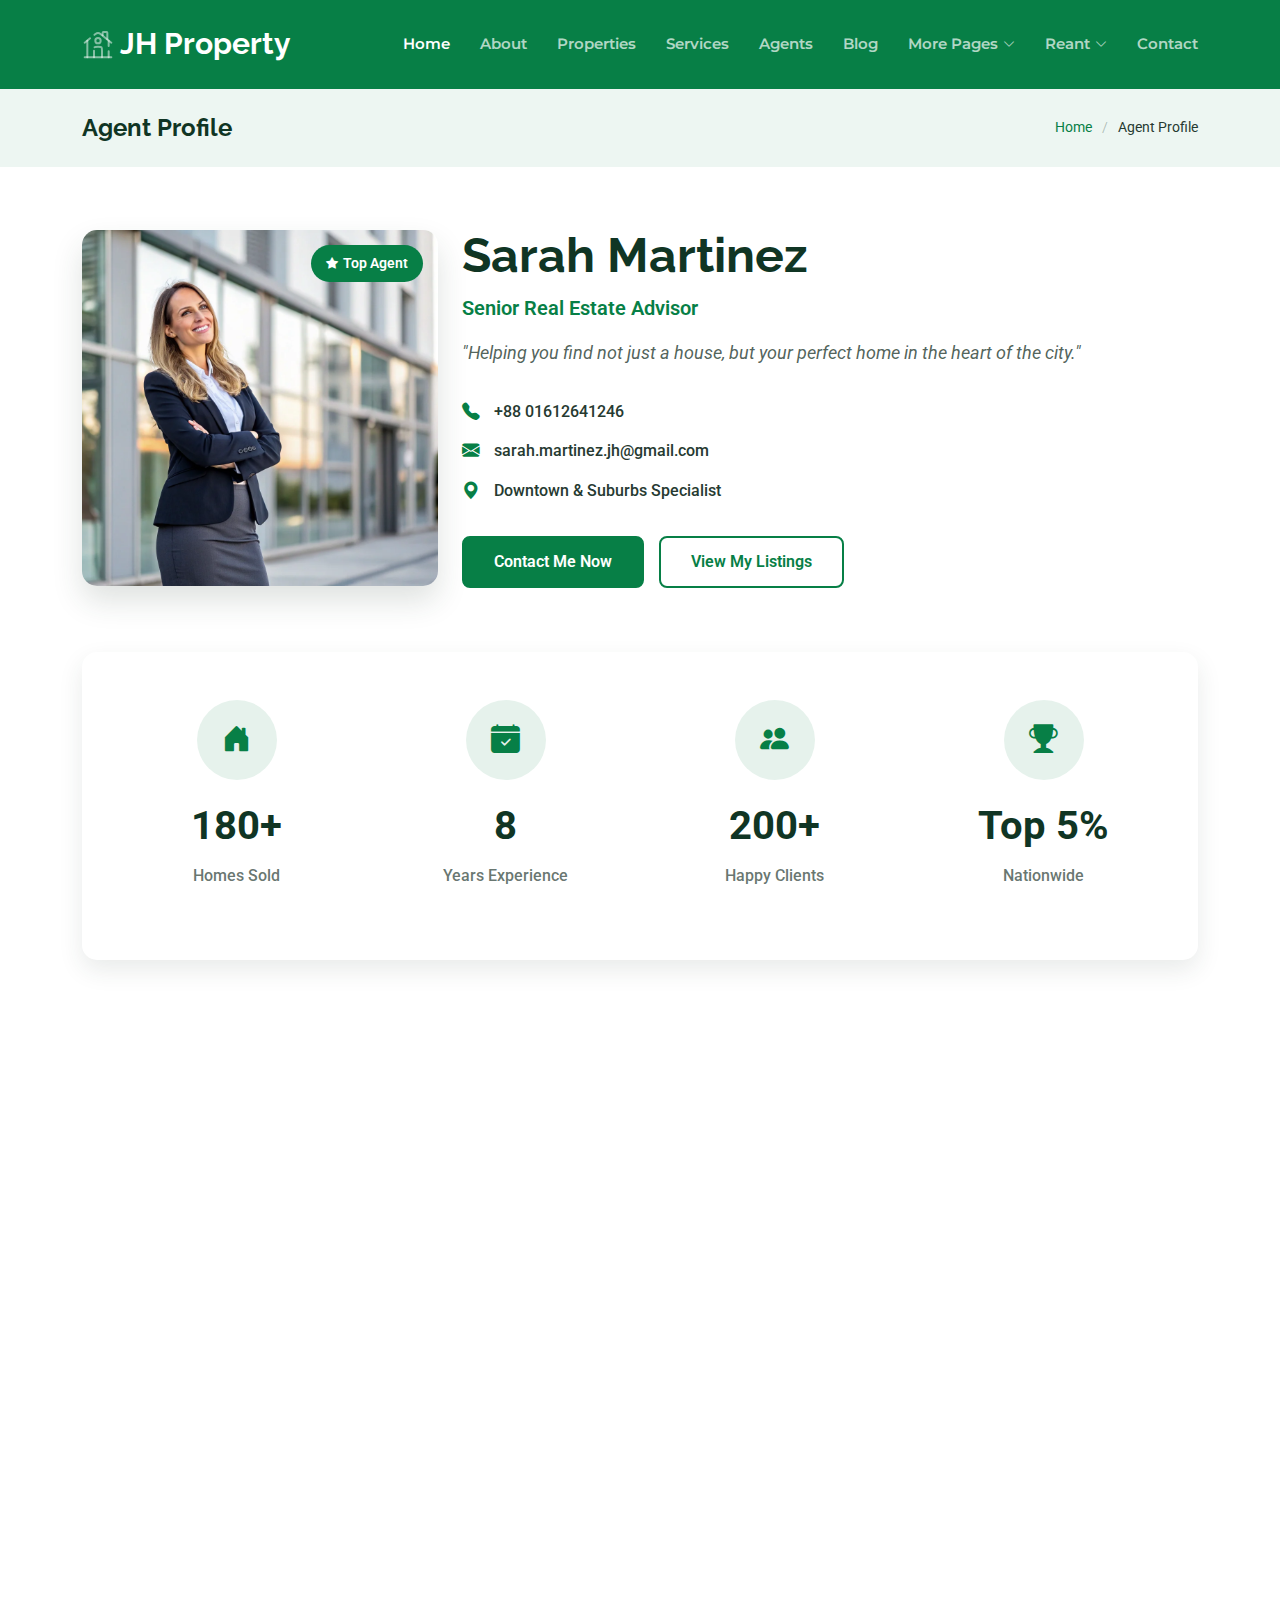
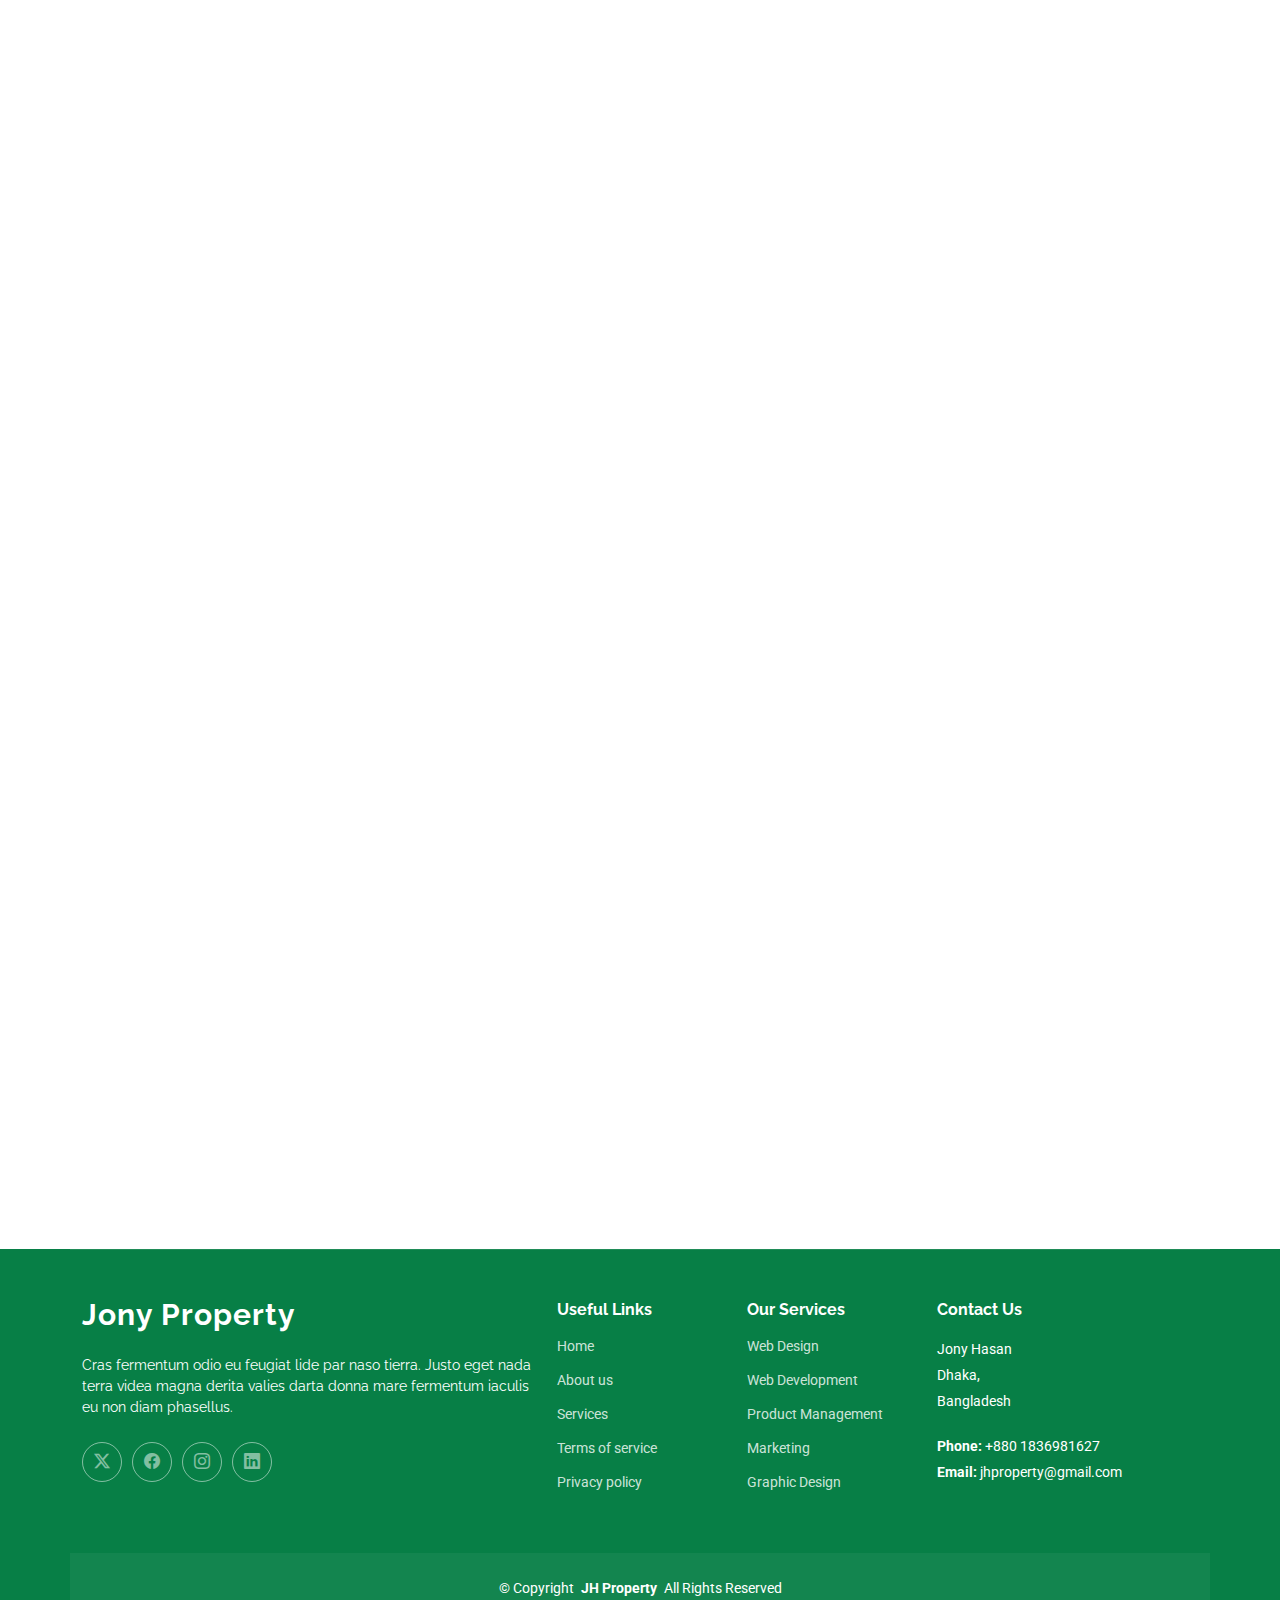
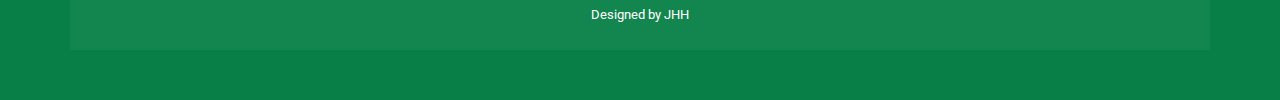
<file: agent-profile.html>
<!DOCTYPE html>
<html lang="en">

<head>
  <meta charset="utf-8">
  <meta content="width=device-width, initial-scale=1.0" name="viewport">
  <title>Agent Profile - HomeSpace Bootstrap Template</title>
  <meta name="description" content="">
  <meta name="keywords" content="">

  <!-- Favicons -->
  <link href="assets/img/favicon.png" rel="icon">
  <link href="assets/img/apple-touch-icon.png" rel="apple-touch-icon">

  <!-- Fonts -->
  <link href="https://fonts.googleapis.com" rel="preconnect">
  <link href="https://fonts.gstatic.com" rel="preconnect" crossorigin>
  <link href="https://fonts.googleapis.com/css2?family=Roboto:ital,wght@0,100;0,300;0,400;0,500;0,700;0,900;1,100;1,300;1,400;1,500;1,700;1,900&family=Montserrat:ital,wght@0,100;0,200;0,300;0,400;0,500;0,600;0,700;0,800;0,900;1,100;1,200;1,300;1,400;1,500;1,600;1,700;1,800;1,900&family=Raleway:ital,wght@0,100;0,200;0,300;0,400;0,500;0,600;0,700;0,800;0,900;1,100;1,200;1,300;1,400;1,500;1,600;1,700;1,800;1,900&display=swap" rel="stylesheet">

  <!-- Vendor CSS Files -->
  <link href="assets/vendor/bootstrap/css/bootstrap.min.css" rel="stylesheet">
  <link href="assets/vendor/bootstrap-icons/bootstrap-icons.css" rel="stylesheet">
  <link href="assets/vendor/aos/aos.css" rel="stylesheet">
  <link href="assets/vendor/swiper/swiper-bundle.min.css" rel="stylesheet">

  <!-- Main CSS File -->
  <link href="assets/css/main.css" rel="stylesheet">

  <!-- =======================================================
  * Template Name: HomeSpace
  * Template URL: https://bootstrapmade.com/homespace-bootstrap-real-estate-template/
  * Updated: Jul 05 2025 with Bootstrap v5.3.7
  * Author: BootstrapMade.com
  * License: https://bootstrapmade.com/license/
  ======================================================== -->
</head>

<body class="agent-profile-page">

  <header id="header" class="header d-flex align-items-center sticky-top">
    <div class="container-fluid container-xl position-relative d-flex align-items-center justify-content-between">

      <a href="index.html" class="logo d-flex align-items-center">
        <!-- Uncomment the line below if you also wish to use an image logo -->
        <!-- <img src="assets/img/logo.webp" alt=""> -->
        <svg class="my-icon" viewBox="0 0 24 24" fill="none" xmlns="http://www.w3.org/2000/svg">
          <g id="bgCarrier" stroke-width="0"></g>
          <g id="tracerCarrier" stroke-linecap="round" stroke-linejoin="round"></g>
          <g id="iconCarrier">
            <path d="M22 22L2 22" stroke="currentColor" stroke-width="1.5" stroke-linecap="round"></path>
            <path d="M2 11L6.06296 7.74968M22 11L13.8741 4.49931C12.7784 3.62279 11.2216 3.62279 10.1259 4.49931L9.34398 5.12486" stroke="currentColor" stroke-width="1.5" stroke-linecap="round"></path>
            <path d="M15.5 5.5V3.5C15.5 3.22386 15.7239 3 16 3H18.5C18.7761 3 19 3.22386 19 3.5V8.5" stroke="currentColor" stroke-width="1.5" stroke-linecap="round"></path>
            <path d="M4 22V9.5" stroke="currentColor" stroke-width="1.5" stroke-linecap="round"></path>
            <path d="M20 9.5V13.5M20 22V17.5" stroke="currentColor" stroke-width="1.5" stroke-linecap="round"></path>
            <path d="M15 22V17C15 15.5858 15 14.8787 14.5607 14.4393C14.1213 14 13.4142 14 12 14C10.5858 14 9.87868 14 9.43934 14.4393M9 22V17" stroke="currentColor" stroke-width="1.5" stroke-linecap="round" stroke-linejoin="round"></path>
            <path d="M14 9.5C14 10.6046 13.1046 11.5 12 11.5C10.8954 11.5 10 10.6046 10 9.5C10 8.39543 10.8954 7.5 12 7.5C13.1046 7.5 14 8.39543 14 9.5Z" stroke="currentColor" stroke-width="1.5"></path>
          </g>
        </svg>
        <h1 class="sitename">JH Property</h1>
      </a>

      <nav id="navmenu" class="navmenu">
        <ul>
          <li><a href="index.html" class="active">Home</a></li>
          <li><a href="about.html">About</a></li>
          <li><a href="properties.html">Properties</a></li>
          <li><a href="services.html">Services</a></li>
          <li><a href="agents.html">Agents</a></li>
          <li><a href="blog.html">Blog</a></li>
          <li class="dropdown"><a href="#"><span>More Pages</span> <i class="bi bi-chevron-down toggle-dropdown"></i></a>
            <ul>
              <li><a href="property-details.html">Property Details</a></li>
              <li><a href="service-details.html">Service Details</a></li>
              <li><a href="agent-profile.html">Agent Profile</a></li>
              <li><a href="blog-details.html">Blog Details</a></li>
              <li><a href="terms.html">Terms</a></li>
              <li><a href="privacy.html">Privacy</a></li>
              <li><a href="404.html">404</a></li>
            </ul>
          </li>

          <li class="dropdown"><a href="#"><span>Reant</span> <i class="bi bi-chevron-down toggle-dropdown"></i></a>
            <ul>
              <li><a href="#">To-Let</a></li>
              <li class="dropdown"><a href="#"><span>Commasiyal Reant</span> <i class="bi bi-chevron-down toggle-dropdown"></i></a>
                <ul>
                  <li><a href="#">Resturent</a></li>
                  <li><a href="#">Shopes</a></li>
                  
                </ul>
              </li>
              <li><a href="#">Office</a></li>
             
            </ul>
          </li>
          <li><a href="contact.html">Contact</a></li>
        </ul>
        <i class="mobile-nav-toggle d-xl-none bi bi-list"></i>
      </nav>

    </div>
  </header>

  <main class="main">

    <!-- Page Title -->
    <div class="page-title light-background">
      <div class="container d-lg-flex justify-content-between align-items-center">
        <h1 class="mb-2 mb-lg-0">Agent Profile</h1>
        <nav class="breadcrumbs">
          <ol>
            <li><a href="index.html">Home</a></li>
            <li class="current">Agent Profile</li>
          </ol>
        </nav>
      </div>
    </div><!-- End Page Title -->

    <!-- Agent Profile Section -->
    <section id="agent-profile" class="agent-profile section">

      <div class="container" data-aos="fade-up" data-aos-delay="100">

        <!-- Hero Profile Header -->
        <div class="row align-items-center mb-5">
          <div class="col-lg-4" data-aos="fade-right" data-aos-delay="150">
            <div class="agent-photo-wrapper">
              <img src="assets/img/real-estate/agent-3.webp" alt="Agent Profile" class="img-fluid agent-photo">
              <div class="agent-badge">
                <i class="bi bi-star-fill"></i>
                <span>Top Agent</span>
              </div>
            </div>
          </div>
          <div class="col-lg-8" data-aos="fade-left" data-aos-delay="200">
            <div class="agent-info">
              <h1 class="agent-name">Sarah Martinez</h1>
              <p class="agent-title">Senior Real Estate Advisor</p>
              <p class="agent-tagline">"Helping you find not just a house, but your perfect home in the heart of the city."</p>

              <div class="contact-info-hero">
                <div class="contact-item">
                  <i class="bi bi-telephone-fill"></i>
                  <span>+88 01612641246</span>
                </div>
                <div class="contact-item">
                  <i class="bi bi-envelope-fill"></i>
                  <span>sarah.martinez.jh@gmail.com</span>
                </div>
                <div class="contact-item">
                  <i class="bi bi-geo-alt-fill"></i>
                  <span>Downtown &amp; Suburbs Specialist</span>
                </div>
              </div>

              <div class="hero-actions">
                <a href="#contact" class="btn btn-primary">Contact Me Now</a>
                <a href="#listings" class="btn btn-outline">View My Listings</a>
              </div>
            </div>
          </div>
        </div>

        <!-- Agent Stats -->
        <div class="stats-section" data-aos="fade-up" data-aos-delay="100">
          <div class="row text-center">
            <div class="col-lg-3 col-md-6 mb-4">
              <div class="stat-item">
                <div class="stat-icon">
                  <i class="bi bi-house-door-fill"></i>
                </div>
                <div class="stat-number">180+</div>
                <div class="stat-label">Homes Sold</div>
              </div>
            </div>
            <div class="col-lg-3 col-md-6 mb-4">
              <div class="stat-item">
                <div class="stat-icon">
                  <i class="bi bi-calendar-check-fill"></i>
                </div>
                <div class="stat-number">8</div>
                <div class="stat-label">Years Experience</div>
              </div>
            </div>
            <div class="col-lg-3 col-md-6 mb-4">
              <div class="stat-item">
                <div class="stat-icon">
                  <i class="bi bi-people-fill"></i>
                </div>
                <div class="stat-number">200+</div>
                <div class="stat-label">Happy Clients</div>
              </div>
            </div>
            <div class="col-lg-3 col-md-6 mb-4">
              <div class="stat-item">
                <div class="stat-icon">
                  <i class="bi bi-trophy-fill"></i>
                </div>
                <div class="stat-number">Top 5%</div>
                <div class="stat-label">Nationwide</div>
              </div>
            </div>
          </div>
        </div>

        <!-- Agent Bio & Specialties -->
        <div class="row mb-5" data-aos="fade-up" data-aos-delay="150">
          <div class="col-lg-4 mb-4">
            <div class="sidebar-info">
              <div class="contact-card">
                <h4>Get In Touch</h4>

                <div class="contact-details">
                  <div class="contact-detail">
                    <i class="bi bi-telephone"></i>
                    <div>
                      <strong>Phone</strong>
                      <p>+1 (555) 234-5678</p>
                    </div>
                  </div>
                  <div class="contact-detail">
                    <i class="bi bi-envelope"></i>
                    <div>
                      <strong>Email</strong>
                      <p>sarah.martinez@example.com</p>
                    </div>
                  </div>
                  <div class="contact-detail">
                    <i class="bi bi-geo-alt"></i>
                    <div>
                      <strong>Office</strong>
                      <p>1234 Main Street<br>Austin, TX 78701</p>
                    </div>
                  </div>
                </div>

                <div class="social-links">
                  <a href="#"><i class="bi bi-linkedin"></i></a>
                  <a href="#"><i class="bi bi-facebook"></i></a>
                  <a href="#"><i class="bi bi-instagram"></i></a>
                  <a href="#"><i class="bi bi-whatsapp"></i></a>
                </div>
              </div>

              <div class="specialties-card">
                <h4>Specialties</h4>
                <div class="specialty-tags">
                  <span class="specialty-tag">Luxury Homes</span>
                  <span class="specialty-tag">First-Time Buyers</span>
                  <span class="specialty-tag">Investment Properties</span>
                  <span class="specialty-tag">Relocation</span>
                  <span class="specialty-tag">Bilingual Support</span>
                </div>
              </div>

              <div class="certifications-card">
                <h4>Certifications</h4>
                <div class="cert-item">
                  <i class="bi bi-award-fill"></i>
                  <span>Certified Residential Specialist (CRS)</span>
                </div>
                <div class="cert-item">
                  <i class="bi bi-shield-check"></i>
                  <span>Graduate REALTOR Institute (GRI)</span>
                </div>
                <div class="cert-item">
                  <i class="bi bi-house-fill"></i>
                  <span>Luxury Home Marketing Specialist</span>
                </div>
              </div>
            </div>
          </div>

          <div class="col-lg-8">
            <div class="bio-content">
              <h3>About Sarah</h3>
              <p>Lorem ipsum dolor sit amet, consectetur adipiscing elit. Sed do eiusmod tempor incididunt ut labore et dolore magna aliqua. Ut enim ad minim veniam, quis nostrud exercitation ullamco laboris nisi ut aliquip ex ea commodo consequat. Duis aute irure dolor in reprehenderit in voluptate velit esse cillum dolore eu fugiat nulla pariatur.</p>

              <p>Excepteur sint occaecat cupidatat non proident, sunt in culpa qui officia deserunt mollit anim id est laborum. Sed ut perspiciatis unde omnis iste natus error sit voluptatem accusantium doloremque laudantium, totam rem aperiam, eaque ipsa quae ab illo inventore veritatis et quasi architecto beatae vitae dicta sunt explicabo.</p>

              <h4>My Approach</h4>
              <p>Nemo enim ipsam voluptatem quia voluptas sit aspernatur aut odit aut fugit, sed quia consequuntur magni dolores eos qui ratione voluptatem sequi nesciunt. Neque porro quisquam est, qui dolorem ipsum quia dolor sit amet, consectetur, adipisci velit, sed quia non numquam eius modi tempora incidunt ut labore et dolore magnam aliquam quaerat voluptatem.</p>

              <div class="achievements">
                <h4>Recent Achievements</h4>
                <ul>
                  <li>Top 5% of agents nationwide in 2023</li>
                  <li>Closed over $25M in sales last year</li>
                  <li>Winner of "Client Choice Award" 2023</li>
                  <li>Featured in Austin Real Estate Magazine</li>
                </ul>
              </div>
            </div>
          </div>
        </div>

        <!-- Contact Form -->
        <div class="contact-form-section" id="contact" data-aos="fade-up" data-aos-delay="100">
          <div class="row">
            <div class="col-lg-8 mx-auto">
              <div class="contact-form-wrapper">
                <h3 class="text-center mb-4">Schedule a Consultation</h3>
                <p class="text-center mb-4">Ready to buy, sell, or invest? Let's discuss your real estate goals and find the perfect solution for you.</p>

                <form action="forms/contact.php" method="post" class="php-email-form">
                  <div class="row">
                    <div class="col-md-6 mb-3">
                      <label for="name" class="form-label">Full Name</label>
                      <input type="text" name="name" class="form-control" id="name" required="">
                    </div>
                    <div class="col-md-6 mb-3">
                      <label for="email" class="form-label">Email Address</label>
                      <input type="email" name="email" class="form-control" id="email" required="">
                    </div>
                  </div>

                  <div class="row">
                    <div class="col-md-6 mb-3">
                      <label for="phone" class="form-label">Phone Number</label>
                      <input type="tel" name="phone" class="form-control" id="phone">
                    </div>
                    <div class="col-md-6 mb-3">
                      <label for="service" class="form-label">I'm Interested In</label>
                      <select name="subject" class="form-control" id="service" required="">
                        <option value="">Select Service</option>
                        <option value="buying">Buying a Home</option>
                        <option value="selling">Selling a Home</option>
                        <option value="investment">Investment Property</option>
                        <option value="consultation">Market Consultation</option>
                      </select>
                    </div>
                  </div>

                  <div class="mb-3">
                    <label for="message" class="form-label">Message</label>
                    <textarea name="message" class="form-control" id="message" rows="5" placeholder="Tell me about your real estate needs and preferences..."></textarea>
                  </div>

                  <div class="loading">Loading</div>
                  <div class="error-message"></div>
                  <div class="sent-message">Your message has been sent. Thank you!</div>

                  <div class="text-center">
                    <button type="submit" class="btn btn-primary btn-lg">Send Message</button>
                  </div>
                </form>
              </div>
            </div>
          </div>
        </div>

      </div>

    </section><!-- /Agent Profile Section -->

  </main>

  <footer id="footer" class="footer accent-background">

    <div class="container footer-top">
      <div class="row gy-4">
        <div class="col-lg-5 col-md-12 footer-about">
          <a href="index.html" class="logo d-flex align-items-center">
            <span class="sitename">Jony Property</span>
          </a>
          <p>Cras fermentum odio eu feugiat lide par naso tierra. Justo eget nada terra videa magna derita valies darta donna mare fermentum iaculis eu non diam phasellus.</p>
          <div class="social-links d-flex mt-4">
            <a href=""><i class="bi bi-twitter-x"></i></a>
            <a href=""><i class="bi bi-facebook"></i></a>
            <a href=""><i class="bi bi-instagram"></i></a>
            <a href=""><i class="bi bi-linkedin"></i></a>
          </div>
        </div>

        <div class="col-lg-2 col-6 footer-links">
          <h4>Useful Links</h4>
          <ul>
            <li><a href="#">Home</a></li>
            <li><a href="#">About us</a></li>
            <li><a href="#">Services</a></li>
            <li><a href="#">Terms of service</a></li>
            <li><a href="#">Privacy policy</a></li>
          </ul>
        </div>

        <div class="col-lg-2 col-6 footer-links">
          <h4>Our Services</h4>
          <ul>
            <li><a href="#">Web Design</a></li>
            <li><a href="#">Web Development</a></li>
            <li><a href="#">Product Management</a></li>
            <li><a href="#">Marketing</a></li>
            <li><a href="#">Graphic Design</a></li>
          </ul>
        </div>

        <div class="col-lg-3 col-md-12 footer-contact text-center text-md-start">
          <h4>Contact Us</h4>
          <p>Jony Hasan</p>
          <p>Dhaka, </p>
          <p>Bangladesh</p>
          <p class="mt-4"><strong>Phone:</strong> <span>+880 1836981627</span></p>
          <p><strong>Email:</strong> <span>jhproperty@gmail.com</span></p>
        </div>

      </div>
    </div>

    <div class="container copyright text-center mt-4">
      <p>© <span>Copyright</span> <strong class="px-1 sitename">JH Property</strong> <span>All Rights Reserved</span></p>
      <div class="credits">
        <!-- All the links in the footer should remain intact. -->
        <!-- You can delete the links only if you've purchased the pro version. -->
        <!-- Licensing information: https://bootstrapmade.com/license/ -->
        <!-- Purchase the pro version with working PHP/AJAX contact form: [buy-url] -->
        Designed by <a href="https://bootstrapmade.com/">JHH</a>
      </div>
    </div>

  </footer>

  <!-- Scroll Top -->
  <a href="#" id="scroll-top" class="scroll-top d-flex align-items-center justify-content-center"><i class="bi bi-arrow-up-short"></i></a>

  <!-- Preloader -->
  <div id="preloader"></div>

  <!-- Vendor JS Files -->
  <script src="assets/vendor/bootstrap/js/bootstrap.bundle.min.js"></script>
  <script src="assets/vendor/php-email-form/validate.js"></script>
  <script src="assets/vendor/aos/aos.js"></script>
  <script src="assets/vendor/purecounter/purecounter_vanilla.js"></script>
  <script src="assets/vendor/swiper/swiper-bundle.min.js"></script>

  <!-- Main JS File -->
  <script src="assets/js/main.js"></script>

</body>

</html>
</file>
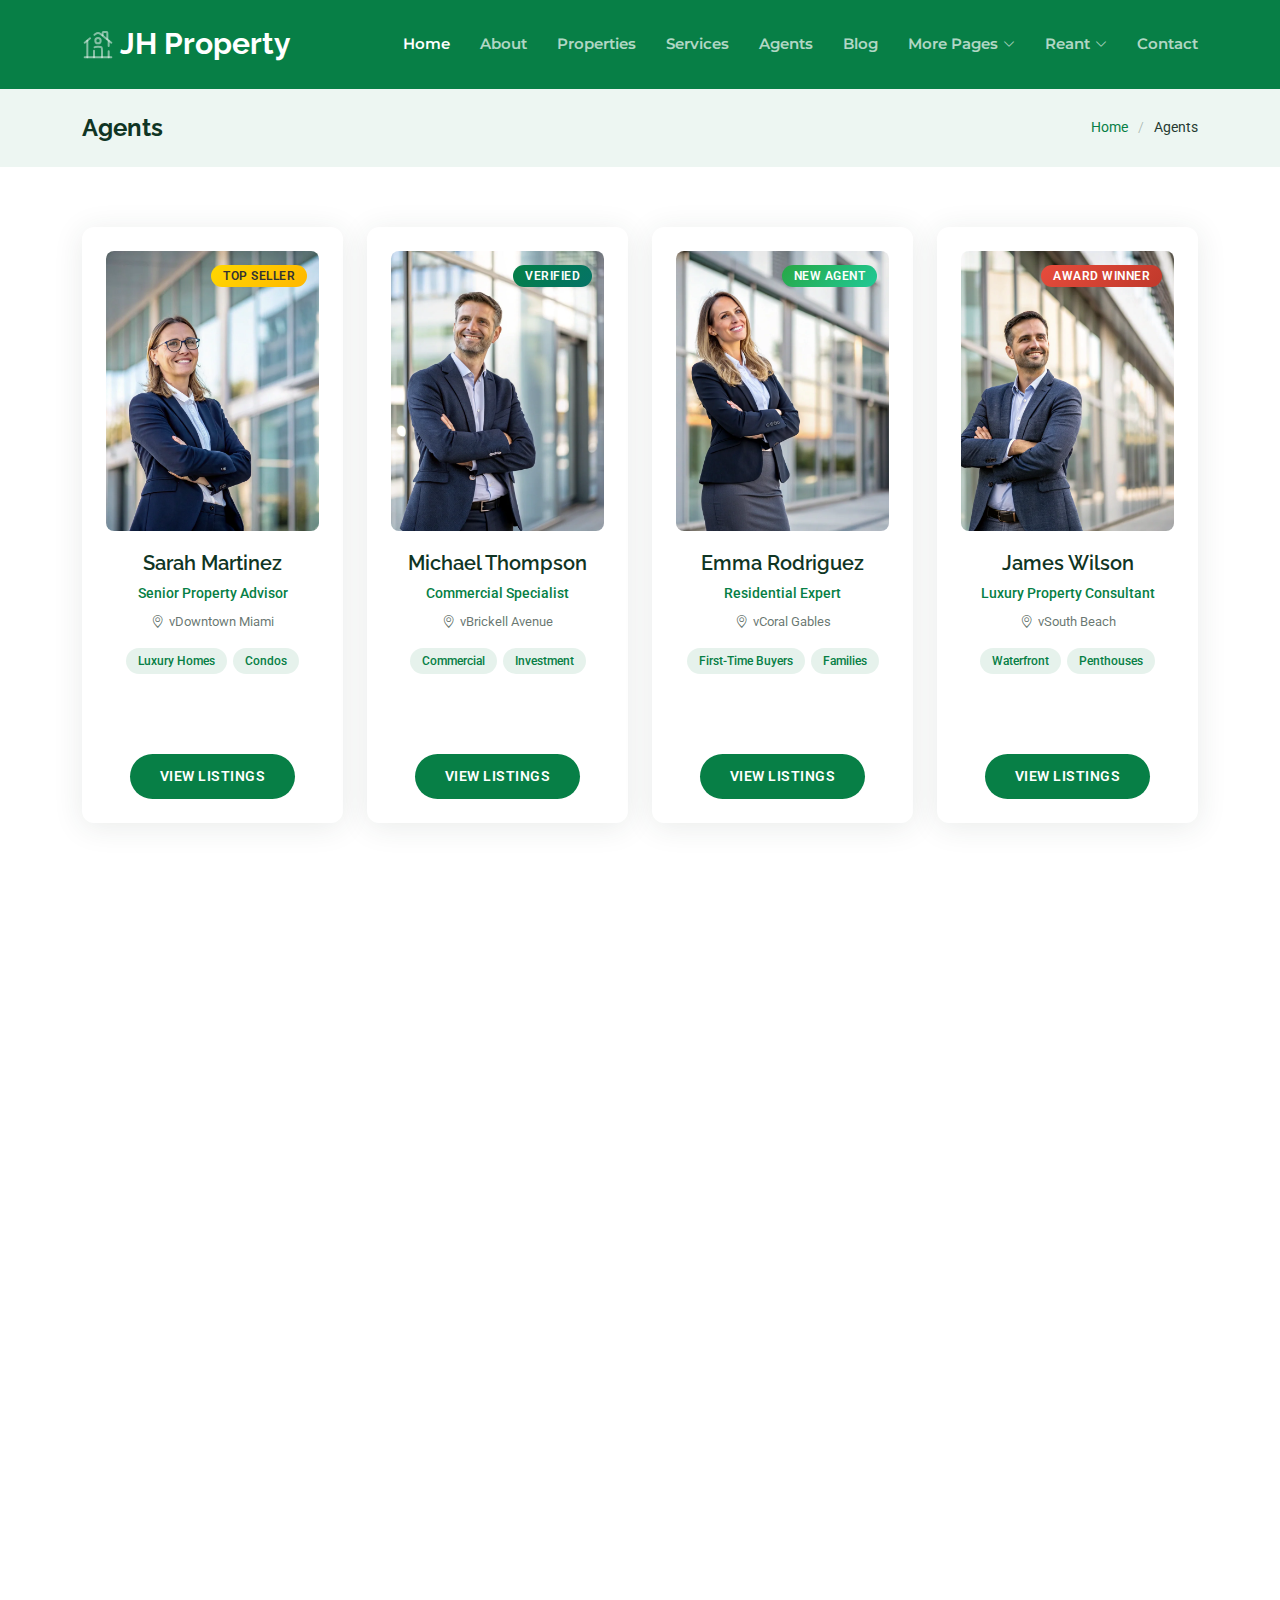
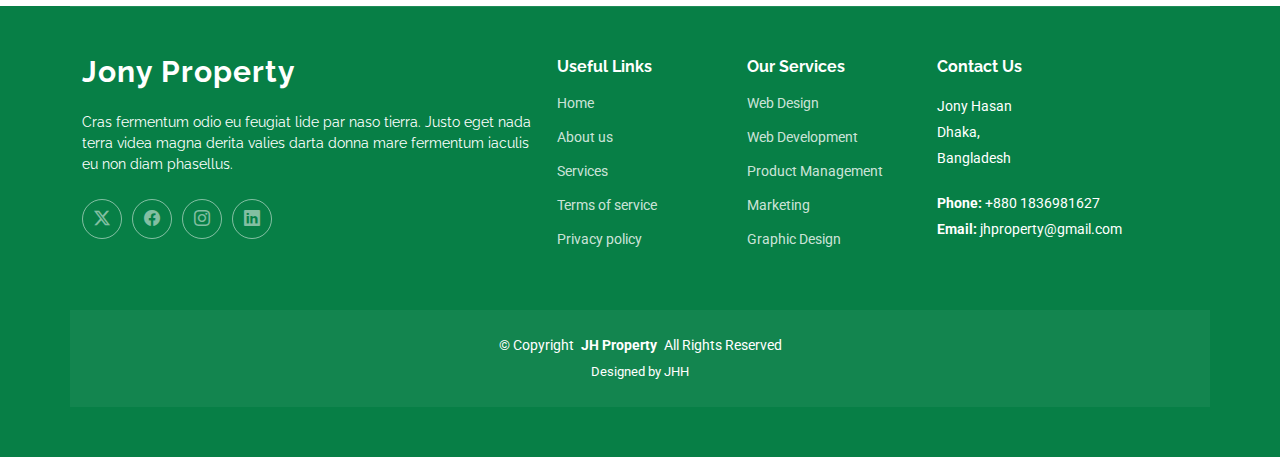
<file: agents.html>
<!DOCTYPE html>
<html lang="en">

<head>
  <meta charset="utf-8">
  <meta content="width=device-width, initial-scale=1.0" name="viewport">
  <title>Agents - HomeSpace Bootstrap Template</title>
  <meta name="description" content="">
  <meta name="keywords" content="">

  <!-- Favicons -->
  <link href="assets/img/favicon.png" rel="icon">
  <link href="assets/img/apple-touch-icon.png" rel="apple-touch-icon">

  <!-- Fonts -->
  <link href="https://fonts.googleapis.com" rel="preconnect">
  <link href="https://fonts.gstatic.com" rel="preconnect" crossorigin>
  <link href="https://fonts.googleapis.com/css2?family=Roboto:ital,wght@0,100;0,300;0,400;0,500;0,700;0,900;1,100;1,300;1,400;1,500;1,700;1,900&family=Montserrat:ital,wght@0,100;0,200;0,300;0,400;0,500;0,600;0,700;0,800;0,900;1,100;1,200;1,300;1,400;1,500;1,600;1,700;1,800;1,900&family=Raleway:ital,wght@0,100;0,200;0,300;0,400;0,500;0,600;0,700;0,800;0,900;1,100;1,200;1,300;1,400;1,500;1,600;1,700;1,800;1,900&display=swap" rel="stylesheet">

  <!-- Vendor CSS Files -->
  <link href="assets/vendor/bootstrap/css/bootstrap.min.css" rel="stylesheet">
  <link href="assets/vendor/bootstrap-icons/bootstrap-icons.css" rel="stylesheet">
  <link href="assets/vendor/aos/aos.css" rel="stylesheet">
  <link href="assets/vendor/swiper/swiper-bundle.min.css" rel="stylesheet">

  <!-- Main CSS File -->
  <link href="assets/css/main.css" rel="stylesheet">

  <!-- =======================================================
  * Template Name: HomeSpace
  * Template URL: https://bootstrapmade.com/homespace-bootstrap-real-estate-template/
  * Updated: Jul 05 2025 with Bootstrap v5.3.7
  * Author: BootstrapMade.com
  * License: https://bootstrapmade.com/license/
  ======================================================== -->
</head>

<body class="agents-page">

  <header id="header" class="header d-flex align-items-center sticky-top">
    <div class="container-fluid container-xl position-relative d-flex align-items-center justify-content-between">

      <a href="index.html" class="logo d-flex align-items-center">
        <!-- Uncomment the line below if you also wish to use an image logo -->
        <!-- <img src="assets/img/logo.webp" alt=""> -->
        <svg class="my-icon" viewBox="0 0 24 24" fill="none" xmlns="http://www.w3.org/2000/svg">
          <g id="bgCarrier" stroke-width="0"></g>
          <g id="tracerCarrier" stroke-linecap="round" stroke-linejoin="round"></g>
          <g id="iconCarrier">
            <path d="M22 22L2 22" stroke="currentColor" stroke-width="1.5" stroke-linecap="round"></path>
            <path d="M2 11L6.06296 7.74968M22 11L13.8741 4.49931C12.7784 3.62279 11.2216 3.62279 10.1259 4.49931L9.34398 5.12486" stroke="currentColor" stroke-width="1.5" stroke-linecap="round"></path>
            <path d="M15.5 5.5V3.5C15.5 3.22386 15.7239 3 16 3H18.5C18.7761 3 19 3.22386 19 3.5V8.5" stroke="currentColor" stroke-width="1.5" stroke-linecap="round"></path>
            <path d="M4 22V9.5" stroke="currentColor" stroke-width="1.5" stroke-linecap="round"></path>
            <path d="M20 9.5V13.5M20 22V17.5" stroke="currentColor" stroke-width="1.5" stroke-linecap="round"></path>
            <path d="M15 22V17C15 15.5858 15 14.8787 14.5607 14.4393C14.1213 14 13.4142 14 12 14C10.5858 14 9.87868 14 9.43934 14.4393M9 22V17" stroke="currentColor" stroke-width="1.5" stroke-linecap="round" stroke-linejoin="round"></path>
            <path d="M14 9.5C14 10.6046 13.1046 11.5 12 11.5C10.8954 11.5 10 10.6046 10 9.5C10 8.39543 10.8954 7.5 12 7.5C13.1046 7.5 14 8.39543 14 9.5Z" stroke="currentColor" stroke-width="1.5"></path>
          </g>
        </svg>
        <h1 class="sitename">JH Property</h1>
      </a>

      <nav id="navmenu" class="navmenu">
        <ul>
          <li><a href="index.html" class="active">Home</a></li>
          <li><a href="about.html">About</a></li>
          <li><a href="properties.html">Properties</a></li>
          <li><a href="services.html">Services</a></li>
          <li><a href="agents.html">Agents</a></li>
          <li><a href="blog.html">Blog</a></li>
          <li class="dropdown"><a href="#"><span>More Pages</span> <i class="bi bi-chevron-down toggle-dropdown"></i></a>
            <ul>
              <li><a href="property-details.html">Property Details</a></li>
              <li><a href="service-details.html">Service Details</a></li>
              <li><a href="agent-profile.html">Agent Profile</a></li>
              <li><a href="blog-details.html">Blog Details</a></li>
              <li><a href="terms.html">Terms</a></li>
              <li><a href="privacy.html">Privacy</a></li>
              <li><a href="404.html">404</a></li>
            </ul>
          </li>

          <li class="dropdown"><a href="#"><span>Reant</span> <i class="bi bi-chevron-down toggle-dropdown"></i></a>
            <ul>
              <li><a href="#">To-Let</a></li>
              <li class="dropdown"><a href="#"><span>Commasiyal Reant</span> <i class="bi bi-chevron-down toggle-dropdown"></i></a>
                <ul>
                  <li><a href="#">Resturent</a></li>
                  <li><a href="#">Shopes</a></li>
                  
                </ul>
              </li>
              <li><a href="#">Office</a></li>
             
            </ul>
          </li>
          <li><a href="contact.html">Contact</a></li>
        </ul>
        <i class="mobile-nav-toggle d-xl-none bi bi-list"></i>
      </nav>

    </div>
  </header>

  <main class="main">

    <!-- Page Title -->
    <div class="page-title light-background">
      <div class="container d-lg-flex justify-content-between align-items-center">
        <h1 class="mb-2 mb-lg-0">Agents</h1>
        <nav class="breadcrumbs">
          <ol>
            <li><a href="index.html">Home</a></li>
            <li class="current">Agents</li>
          </ol>
        </nav>
      </div>
    </div><!-- End Page Title -->

    <!-- Agents Section -->
    <section id="agents" class="agents section">

      <div class="container" data-aos="fade-up" data-aos-delay="100">

        <div class="row gy-4">

          <div class="col-xl-3 col-md-6" data-aos="fade-up" data-aos-delay="100">
            <div class="agent-card">
              <div class="agent-image">
                <img src="assets/img/real-estate/agent-1.webp" alt="Agent" class="img-fluid">
                <div class="badge-overlay">
                  <span class="top-seller-badge">Top Seller</span>
                </div>
              </div>
              <div class="agent-info">
                <h4>Sarah Martinez</h4>
                <span class="role">Senior Property Advisor</span>
                <p class="location"><i class="bi bi-geo-alt"></i>vDowntown Miami</p>
                <div class="specialties">
                  <span class="specialty-tag">Luxury Homes</span>
                  <span class="specialty-tag">Condos</span>
                </div>
                <div class="contact-links">
                  <a href="tel:+15551234567"><i class="bi bi-telephone"></i></a>
                  <a href="mailto:sarah@example.com"><i class="bi bi-envelope"></i></a>
                  <a href="#"><i class="bi bi-whatsapp"></i></a>
                  <a href="#"><i class="bi bi-linkedin"></i></a>
                </div>
                <a href="#" class="view-listings-btn">View Listings</a>
              </div>
            </div>
          </div><!-- End Agent Card -->

          <div class="col-xl-3 col-md-6" data-aos="fade-up" data-aos-delay="200">
            <div class="agent-card">
              <div class="agent-image">
                <img src="assets/img/real-estate/agent-2.webp" alt="Agent" class="img-fluid">
                <div class="badge-overlay">
                  <span class="verified-badge">Verified</span>
                </div>
              </div>
              <div class="agent-info">
                <h4>Michael Thompson</h4>
                <span class="role">Commercial Specialist</span>
                <p class="location"><i class="bi bi-geo-alt"></i>vBrickell Avenue</p>
                <div class="specialties">
                  <span class="specialty-tag">Commercial</span>
                  <span class="specialty-tag">Investment</span>
                </div>
                <div class="contact-links">
                  <a href="tel:+15551234568"><i class="bi bi-telephone"></i></a>
                  <a href="mailto:michael@example.com"><i class="bi bi-envelope"></i></a>
                  <a href="#"><i class="bi bi-whatsapp"></i></a>
                  <a href="#"><i class="bi bi-instagram"></i></a>
                </div>
                <a href="#" class="view-listings-btn">View Listings</a>
              </div>
            </div>
          </div><!-- End Agent Card -->

          <div class="col-xl-3 col-md-6" data-aos="fade-up" data-aos-delay="300">
            <div class="agent-card">
              <div class="agent-image">
                <img src="assets/img/real-estate/agent-3.webp" alt="Agent" class="img-fluid">
                <div class="badge-overlay">
                  <span class="new-agent-badge">New Agent</span>
                </div>
              </div>
              <div class="agent-info">
                <h4>Emma Rodriguez</h4>
                <span class="role">Residential Expert</span>
                <p class="location"><i class="bi bi-geo-alt"></i>vCoral Gables</p>
                <div class="specialties">
                  <span class="specialty-tag">First-Time Buyers</span>
                  <span class="specialty-tag">Families</span>
                </div>
                <div class="contact-links">
                  <a href="tel:+15551234569"><i class="bi bi-telephone"></i></a>
                  <a href="mailto:emma@example.com"><i class="bi bi-envelope"></i></a>
                  <a href="#"><i class="bi bi-whatsapp"></i></a>
                  <a href="#"><i class="bi bi-facebook"></i></a>
                </div>
                <a href="#" class="view-listings-btn">View Listings</a>
              </div>
            </div>
          </div><!-- End Agent Card -->

          <div class="col-xl-3 col-md-6" data-aos="fade-up" data-aos-delay="400">
            <div class="agent-card">
              <div class="agent-image">
                <img src="assets/img/real-estate/agent-4.webp" alt="Agent" class="img-fluid">
                <div class="badge-overlay">
                  <span class="awarded-badge">Award Winner</span>
                </div>
              </div>
              <div class="agent-info">
                <h4>James Wilson</h4>
                <span class="role">Luxury Property Consultant</span>
                <p class="location"><i class="bi bi-geo-alt"></i>vSouth Beach</p>
                <div class="specialties">
                  <span class="specialty-tag">Waterfront</span>
                  <span class="specialty-tag">Penthouses</span>
                </div>
                <div class="contact-links">
                  <a href="tel:+15551234570"><i class="bi bi-telephone"></i></a>
                  <a href="mailto:james@example.com"><i class="bi bi-envelope"></i></a>
                  <a href="#"><i class="bi bi-whatsapp"></i></a>
                  <a href="#"><i class="bi bi-twitter"></i></a>
                </div>
                <a href="#" class="view-listings-btn">View Listings</a>
              </div>
            </div>
          </div><!-- End Agent Card -->

          <div class="col-xl-3 col-md-6" data-aos="fade-up" data-aos-delay="100">
            <div class="agent-card">
              <div class="agent-image">
                <img src="assets/img/real-estate/agent-5.webp" alt="Agent" class="img-fluid">
                <div class="badge-overlay">
                  <span class="top-seller-badge">Top Seller</span>
                </div>
              </div>
              <div class="agent-info">
                <h4>Lisa Chen</h4>
                <span class="role">International Sales Manager</span>
                <p class="location"><i class="bi bi-geo-alt"></i>vDesign District</p>
                <div class="specialties">
                  <span class="specialty-tag">International</span>
                  <span class="specialty-tag">Mandarin</span>
                </div>
                <div class="contact-links">
                  <a href="tel:+15551234571"><i class="bi bi-telephone"></i></a>
                  <a href="mailto:lisa@example.com"><i class="bi bi-envelope"></i></a>
                  <a href="#"><i class="bi bi-whatsapp"></i></a>
                  <a href="#"><i class="bi bi-wechat"></i></a>
                </div>
                <a href="#" class="view-listings-btn">View Listings</a>
              </div>
            </div>
          </div><!-- End Agent Card -->

          <div class="col-xl-3 col-md-6" data-aos="fade-up" data-aos-delay="200">
            <div class="agent-card">
              <div class="agent-image">
                <img src="assets/img/real-estate/agent-6.webp" alt="Agent" class="img-fluid">
                <div class="badge-overlay">
                  <span class="verified-badge">Verified</span>
                </div>
              </div>
              <div class="agent-info">
                <h4>David Garcia</h4>
                <span class="role">Property Investment Advisor</span>
                <p class="location"><i class="bi bi-geo-alt"></i>vAventura</p>
                <div class="specialties">
                  <span class="specialty-tag">Investment</span>
                  <span class="specialty-tag">Spanish</span>
                </div>
                <div class="contact-links">
                  <a href="tel:+15551234572"><i class="bi bi-telephone"></i></a>
                  <a href="mailto:david@example.com"><i class="bi bi-envelope"></i></a>
                  <a href="#"><i class="bi bi-whatsapp"></i></a>
                  <a href="#"><i class="bi bi-linkedin"></i></a>
                </div>
                <a href="#" class="view-listings-btn">View Listings</a>
              </div>
            </div>
          </div><!-- End Agent Card -->

          <div class="col-xl-3 col-md-6" data-aos="fade-up" data-aos-delay="300">
            <div class="agent-card">
              <div class="agent-image">
                <img src="assets/img/real-estate/agent-7.webp" alt="Agent" class="img-fluid">
                <div class="badge-overlay">
                  <span class="awarded-badge">Award Winner</span>
                </div>
              </div>
              <div class="agent-info">
                <h4>Rachel Porter</h4>
                <span class="role">Rental Specialist</span>
                <p class="location"><i class="bi bi-geo-alt"></i>vMidtown Miami</p>
                <div class="specialties">
                  <span class="specialty-tag">Rentals</span>
                  <span class="specialty-tag">Young Professionals</span>
                </div>
                <div class="contact-links">
                  <a href="tel:+15551234573"><i class="bi bi-telephone"></i></a>
                  <a href="mailto:rachel@example.com"><i class="bi bi-envelope"></i></a>
                  <a href="#"><i class="bi bi-whatsapp"></i></a>
                  <a href="#"><i class="bi bi-instagram"></i></a>
                </div>
                <a href="#" class="view-listings-btn">View Listings</a>
              </div>
            </div>
          </div><!-- End Agent Card -->

          <div class="col-xl-3 col-md-6" data-aos="fade-up" data-aos-delay="400">
            <div class="agent-card">
              <div class="agent-image">
                <img src="assets/img/real-estate/agent-8.webp" alt="Agent" class="img-fluid">
                <div class="badge-overlay">
                  <span class="new-agent-badge">New Agent</span>
                </div>
              </div>
              <div class="agent-info">
                <h4>Alexa Johnson</h4>
                <span class="role">New Construction Specialist</span>
                <p class="location"><i class="bi bi-geo-alt"></i>vWynwood</p>
                <div class="specialties">
                  <span class="specialty-tag">New Construction</span>
                  <span class="specialty-tag">Modern Homes</span>
                </div>
                <div class="contact-links">
                  <a href="tel:+15551234574"><i class="bi bi-telephone"></i></a>
                  <a href="mailto:alex@example.com"><i class="bi bi-envelope"></i></a>
                  <a href="#"><i class="bi bi-whatsapp"></i></a>
                  <a href="#"><i class="bi bi-twitter"></i></a>
                </div>
                <a href="#" class="view-listings-btn">View Listings</a>
              </div>
            </div>
          </div><!-- End Agent Card -->

        </div>

        <div class="text-center mt-5" data-aos="fade-up" data-aos-delay="500">
          <a href="#" class="btn-view-all-agents">View All Agents</a>
        </div>

      </div>

    </section><!-- /Agents Section -->

  </main>

  <footer id="footer" class="footer accent-background">

    <div class="container footer-top">
      <div class="row gy-4">
        <div class="col-lg-5 col-md-12 footer-about">
          <a href="index.html" class="logo d-flex align-items-center">
            <span class="sitename">Jony Property</span>
          </a>
          <p>Cras fermentum odio eu feugiat lide par naso tierra. Justo eget nada terra videa magna derita valies darta donna mare fermentum iaculis eu non diam phasellus.</p>
          <div class="social-links d-flex mt-4">
            <a href=""><i class="bi bi-twitter-x"></i></a>
            <a href=""><i class="bi bi-facebook"></i></a>
            <a href=""><i class="bi bi-instagram"></i></a>
            <a href=""><i class="bi bi-linkedin"></i></a>
          </div>
        </div>

        <div class="col-lg-2 col-6 footer-links">
          <h4>Useful Links</h4>
          <ul>
            <li><a href="#">Home</a></li>
            <li><a href="#">About us</a></li>
            <li><a href="#">Services</a></li>
            <li><a href="#">Terms of service</a></li>
            <li><a href="#">Privacy policy</a></li>
          </ul>
        </div>

        <div class="col-lg-2 col-6 footer-links">
          <h4>Our Services</h4>
          <ul>
            <li><a href="#">Web Design</a></li>
            <li><a href="#">Web Development</a></li>
            <li><a href="#">Product Management</a></li>
            <li><a href="#">Marketing</a></li>
            <li><a href="#">Graphic Design</a></li>
          </ul>
        </div>

        <div class="col-lg-3 col-md-12 footer-contact text-center text-md-start">
          <h4>Contact Us</h4>
          <p>Jony Hasan</p>
          <p>Dhaka, </p>
          <p>Bangladesh</p>
          <p class="mt-4"><strong>Phone:</strong> <span>+880 1836981627</span></p>
          <p><strong>Email:</strong> <span>jhproperty@gmail.com</span></p>
        </div>

      </div>
    </div>

    <div class="container copyright text-center mt-4">
      <p>© <span>Copyright</span> <strong class="px-1 sitename">JH Property</strong> <span>All Rights Reserved</span></p>
      <div class="credits">
        <!-- All the links in the footer should remain intact. -->
        <!-- You can delete the links only if you've purchased the pro version. -->
        <!-- Licensing information: https://bootstrapmade.com/license/ -->
        <!-- Purchase the pro version with working PHP/AJAX contact form: [buy-url] -->
        Designed by <a href="https://bootstrapmade.com/">JHH</a>
      </div>
    </div>

  </footer>

  <!-- Scroll Top -->
  <a href="#" id="scroll-top" class="scroll-top d-flex align-items-center justify-content-center"><i class="bi bi-arrow-up-short"></i></a>

  <!-- Preloader -->
  <div id="preloader"></div>

  <!-- Vendor JS Files -->
  <script src="assets/vendor/bootstrap/js/bootstrap.bundle.min.js"></script>
  <script src="assets/vendor/php-email-form/validate.js"></script>
  <script src="assets/vendor/aos/aos.js"></script>
  <script src="assets/vendor/purecounter/purecounter_vanilla.js"></script>
  <script src="assets/vendor/swiper/swiper-bundle.min.js"></script>

  <!-- Main JS File -->
  <script src="assets/js/main.js"></script>

</body>

</html>
</file>
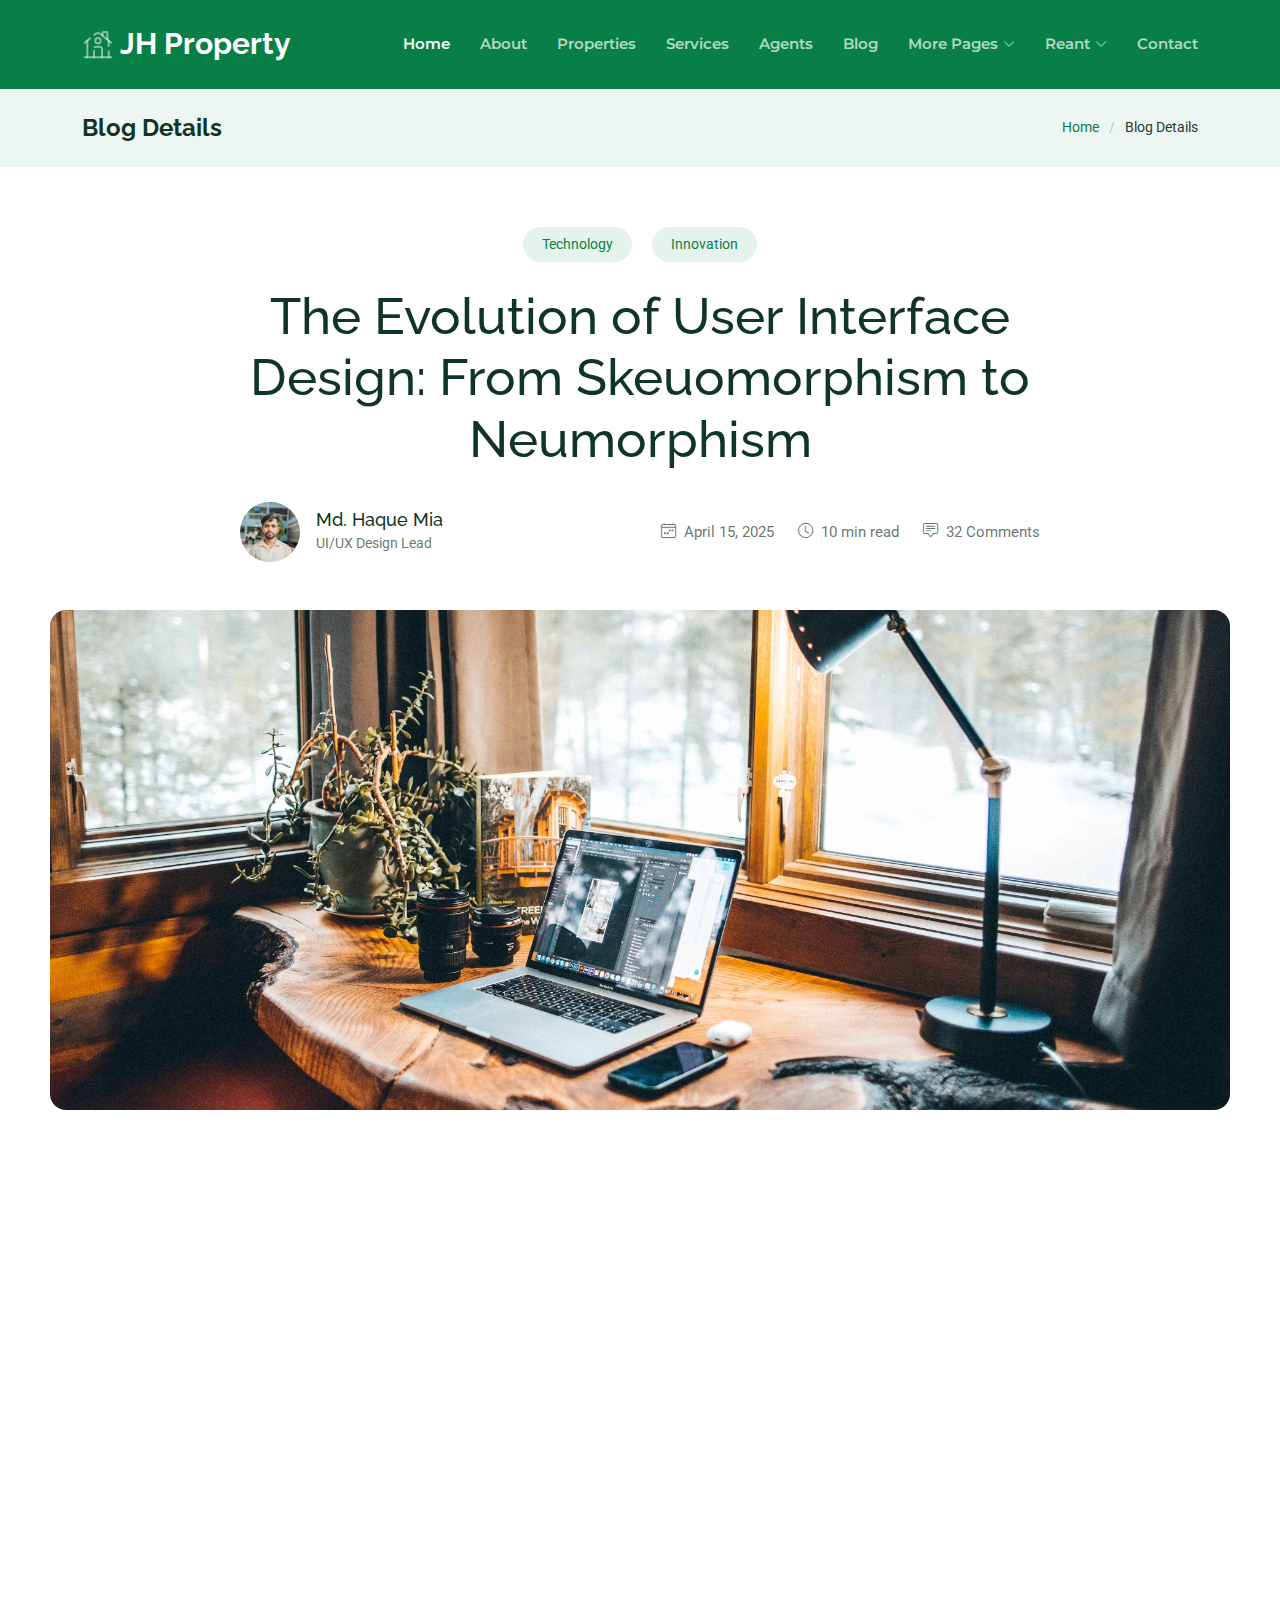
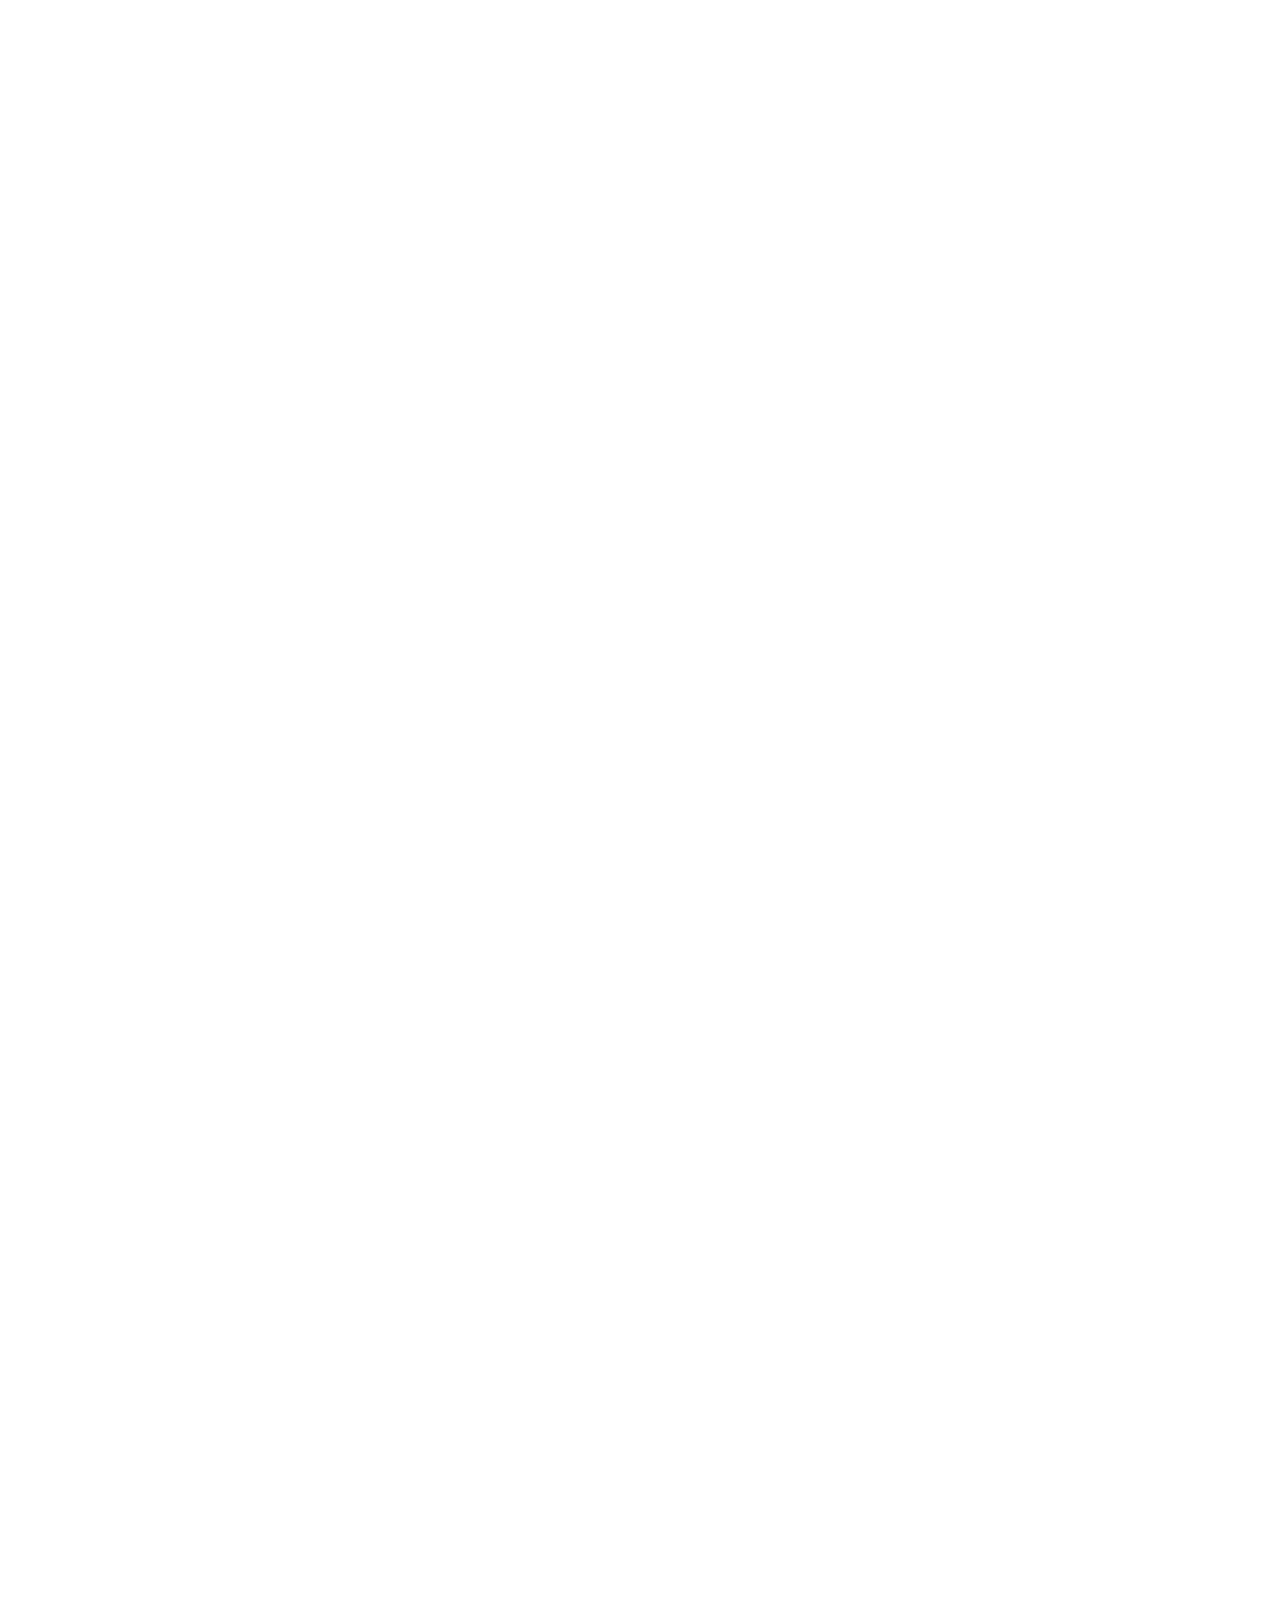
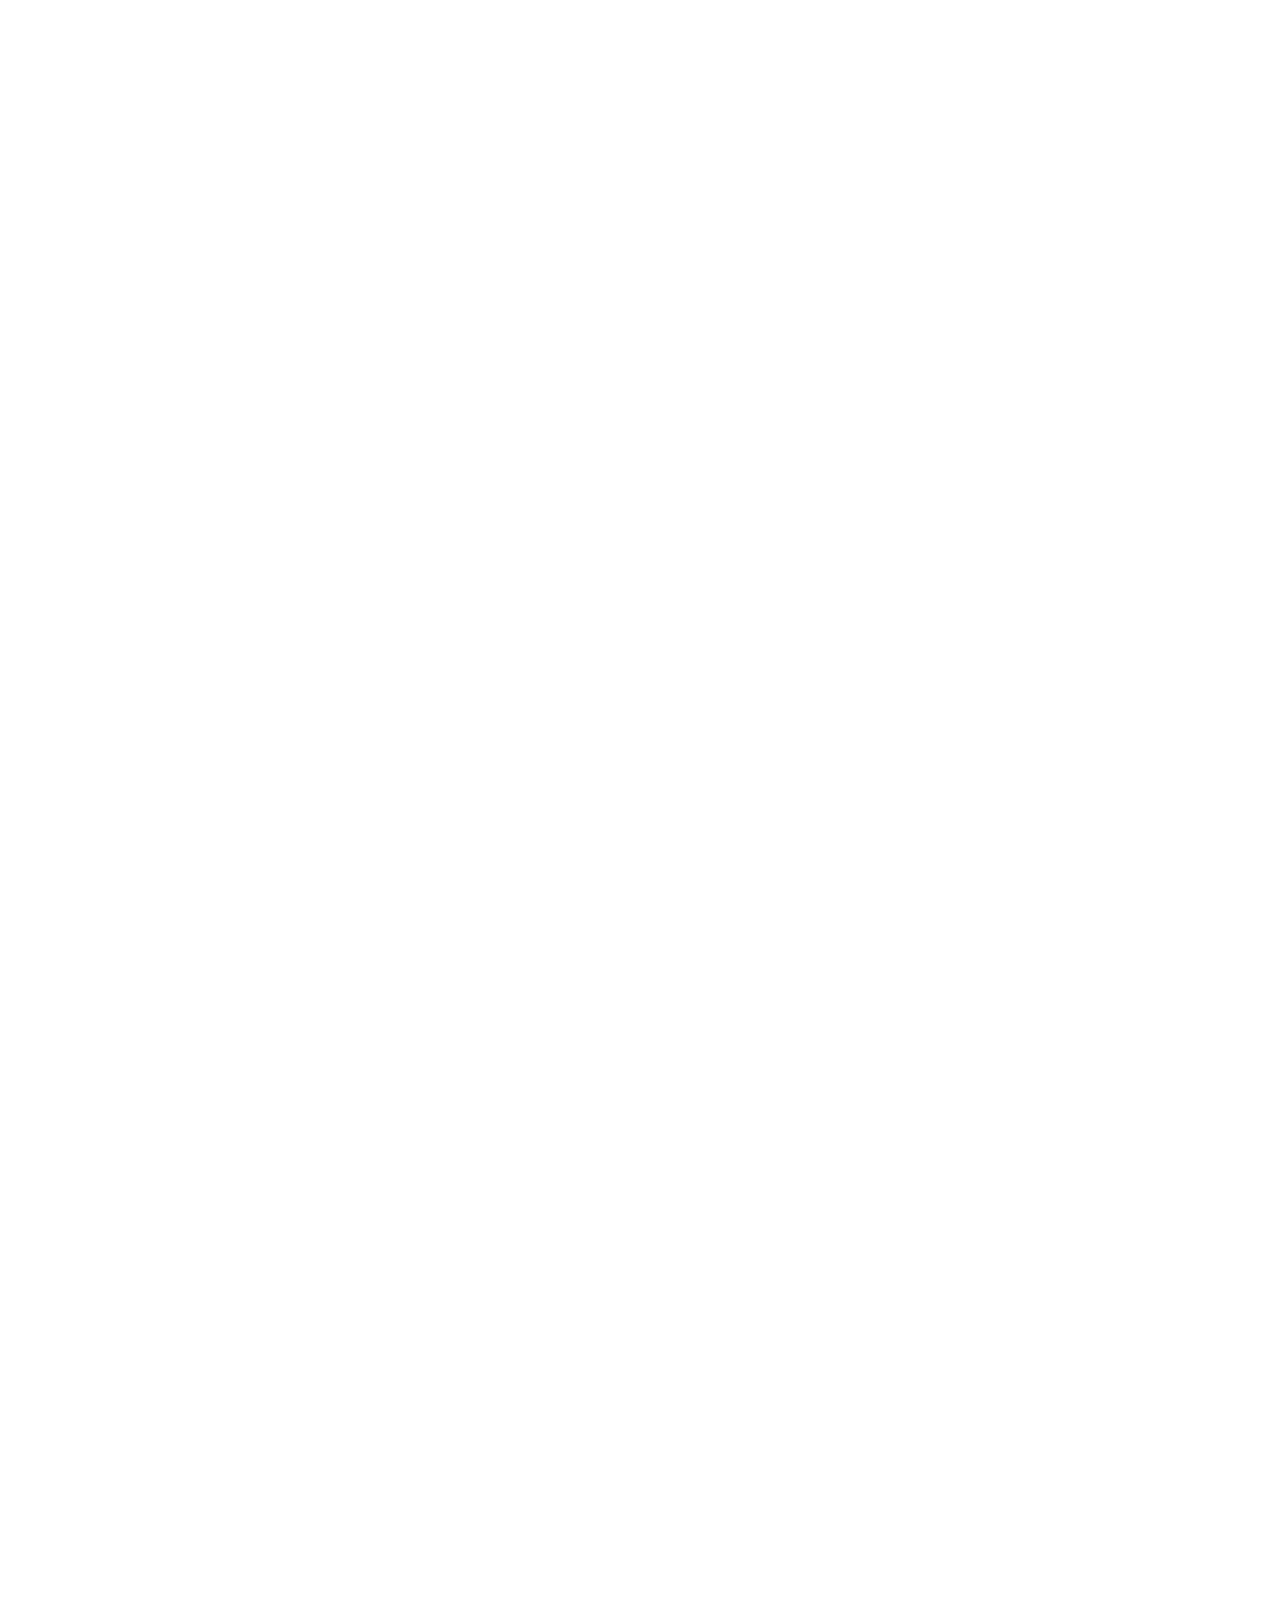
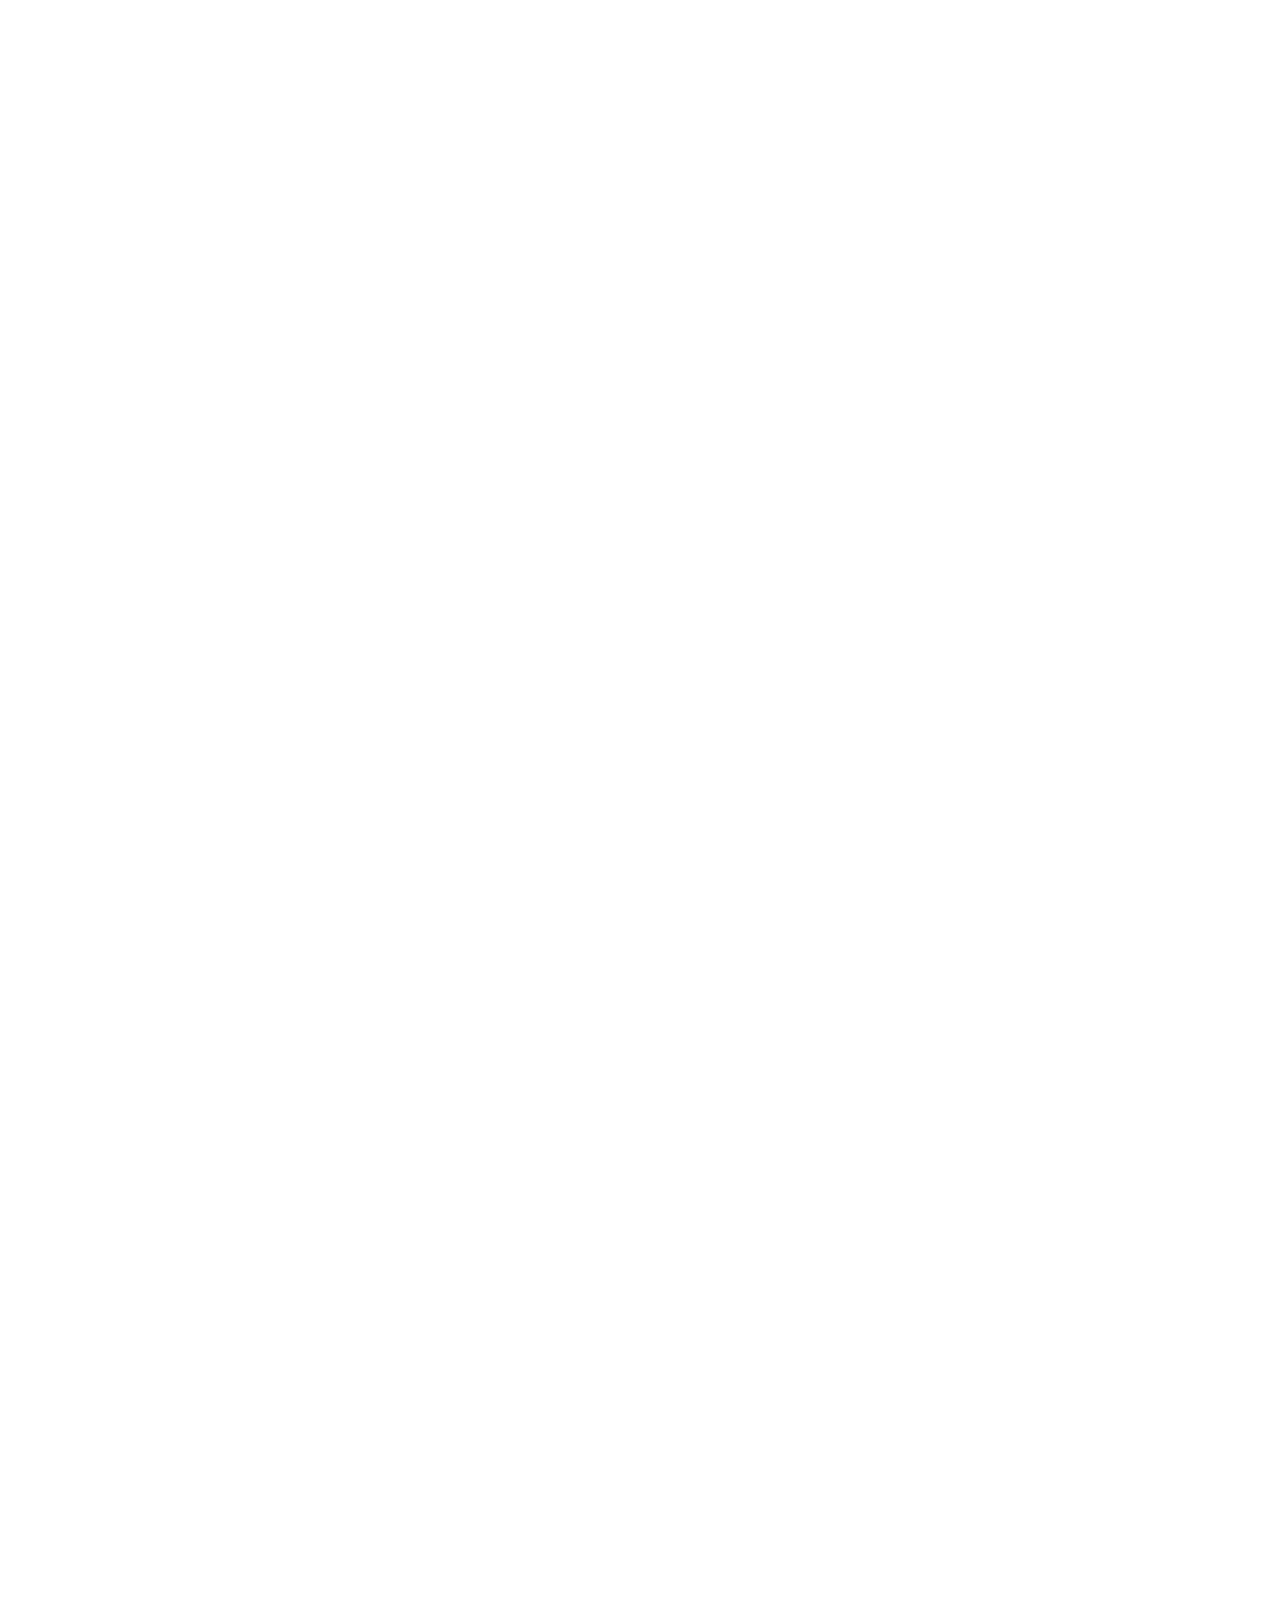
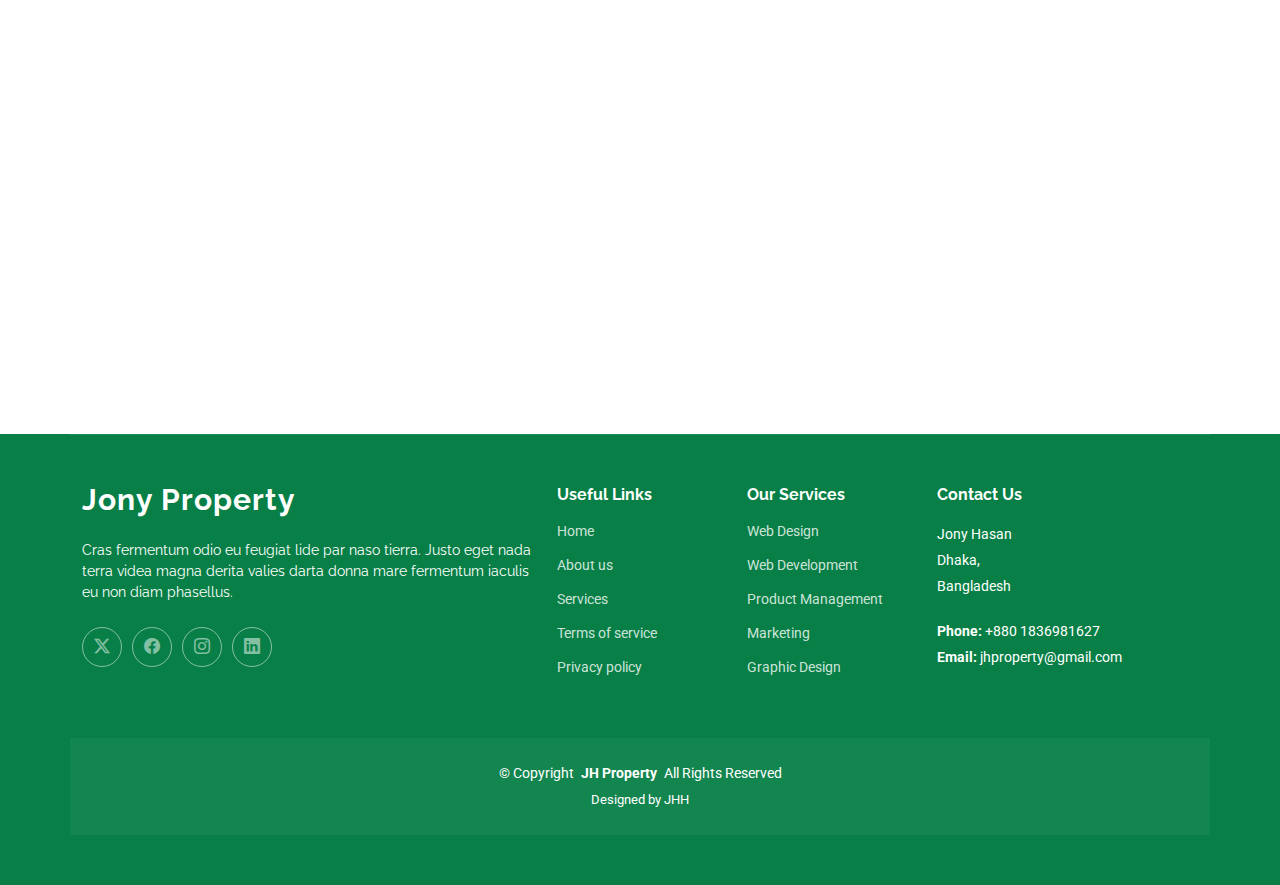
<file: blog-details.html>
<!DOCTYPE html>
<html lang="en">

<head>
  <meta charset="utf-8">
  <meta content="width=device-width, initial-scale=1.0" name="viewport">
  <title>Blog Details - HomeSpace Bootstrap Template</title>
  <meta name="description" content="">
  <meta name="keywords" content="">

  <!-- Favicons -->
  <link href="assets/img/favicon.png" rel="icon">
  <link href="assets/img/apple-touch-icon.png" rel="apple-touch-icon">

  <!-- Fonts -->
  <link href="https://fonts.googleapis.com" rel="preconnect">
  <link href="https://fonts.gstatic.com" rel="preconnect" crossorigin>
  <link href="https://fonts.googleapis.com/css2?family=Roboto:ital,wght@0,100;0,300;0,400;0,500;0,700;0,900;1,100;1,300;1,400;1,500;1,700;1,900&family=Montserrat:ital,wght@0,100;0,200;0,300;0,400;0,500;0,600;0,700;0,800;0,900;1,100;1,200;1,300;1,400;1,500;1,600;1,700;1,800;1,900&family=Raleway:ital,wght@0,100;0,200;0,300;0,400;0,500;0,600;0,700;0,800;0,900;1,100;1,200;1,300;1,400;1,500;1,600;1,700;1,800;1,900&display=swap" rel="stylesheet">

  <!-- Vendor CSS Files -->
  <link href="assets/vendor/bootstrap/css/bootstrap.min.css" rel="stylesheet">
  <link href="assets/vendor/bootstrap-icons/bootstrap-icons.css" rel="stylesheet">
  <link href="assets/vendor/aos/aos.css" rel="stylesheet">
  <link href="assets/vendor/swiper/swiper-bundle.min.css" rel="stylesheet">

  <!-- Main CSS File -->
  <link href="assets/css/main.css" rel="stylesheet">

  <!-- =======================================================
  * Template Name: HomeSpace
  * Template URL: https://bootstrapmade.com/homespace-bootstrap-real-estate-template/
  * Updated: Jul 05 2025 with Bootstrap v5.3.7
  * Author: BootstrapMade.com
  * License: https://bootstrapmade.com/license/
  ======================================================== -->
</head>

<body class="blog-details-page">

  <header id="header" class="header d-flex align-items-center sticky-top">
    <div class="container-fluid container-xl position-relative d-flex align-items-center justify-content-between">

      <a href="index.html" class="logo d-flex align-items-center">
        <!-- Uncomment the line below if you also wish to use an image logo -->
        <!-- <img src="assets/img/logo.webp" alt=""> -->
        <svg class="my-icon" viewBox="0 0 24 24" fill="none" xmlns="http://www.w3.org/2000/svg">
          <g id="bgCarrier" stroke-width="0"></g>
          <g id="tracerCarrier" stroke-linecap="round" stroke-linejoin="round"></g>
          <g id="iconCarrier">
            <path d="M22 22L2 22" stroke="currentColor" stroke-width="1.5" stroke-linecap="round"></path>
            <path d="M2 11L6.06296 7.74968M22 11L13.8741 4.49931C12.7784 3.62279 11.2216 3.62279 10.1259 4.49931L9.34398 5.12486" stroke="currentColor" stroke-width="1.5" stroke-linecap="round"></path>
            <path d="M15.5 5.5V3.5C15.5 3.22386 15.7239 3 16 3H18.5C18.7761 3 19 3.22386 19 3.5V8.5" stroke="currentColor" stroke-width="1.5" stroke-linecap="round"></path>
            <path d="M4 22V9.5" stroke="currentColor" stroke-width="1.5" stroke-linecap="round"></path>
            <path d="M20 9.5V13.5M20 22V17.5" stroke="currentColor" stroke-width="1.5" stroke-linecap="round"></path>
            <path d="M15 22V17C15 15.5858 15 14.8787 14.5607 14.4393C14.1213 14 13.4142 14 12 14C10.5858 14 9.87868 14 9.43934 14.4393M9 22V17" stroke="currentColor" stroke-width="1.5" stroke-linecap="round" stroke-linejoin="round"></path>
            <path d="M14 9.5C14 10.6046 13.1046 11.5 12 11.5C10.8954 11.5 10 10.6046 10 9.5C10 8.39543 10.8954 7.5 12 7.5C13.1046 7.5 14 8.39543 14 9.5Z" stroke="currentColor" stroke-width="1.5"></path>
          </g>
        </svg>
        <h1 class="sitename">JH Property</h1>
      </a>

      <nav id="navmenu" class="navmenu">
        <ul>
          <li><a href="index.html" class="active">Home</a></li>
          <li><a href="about.html">About</a></li>
          <li><a href="properties.html">Properties</a></li>
          <li><a href="services.html">Services</a></li>
          <li><a href="agents.html">Agents</a></li>
          <li><a href="blog.html">Blog</a></li>
          <li class="dropdown"><a href="#"><span>More Pages</span> <i class="bi bi-chevron-down toggle-dropdown"></i></a>
            <ul>
              <li><a href="property-details.html">Property Details</a></li>
              <li><a href="service-details.html">Service Details</a></li>
              <li><a href="agent-profile.html">Agent Profile</a></li>
              <li><a href="blog-details.html">Blog Details</a></li>
              <li><a href="terms.html">Terms</a></li>
              <li><a href="privacy.html">Privacy</a></li>
              <li><a href="404.html">404</a></li>
            </ul>
          </li>

          <li class="dropdown"><a href="#"><span>Reant</span> <i class="bi bi-chevron-down toggle-dropdown"></i></a>
            <ul>
              <li><a href="#">To-Let</a></li>
              <li class="dropdown"><a href="#"><span>Commasiyal Reant</span> <i class="bi bi-chevron-down toggle-dropdown"></i></a>
                <ul>
                  <li><a href="#">Resturent</a></li>
                  <li><a href="#">Shopes</a></li>
                  
                </ul>
              </li>
              <li><a href="#">Office</a></li>
             
            </ul>
          </li>
          <li><a href="contact.html">Contact</a></li>
        </ul>
        <i class="mobile-nav-toggle d-xl-none bi bi-list"></i>
      </nav>

    </div>
  </header>

  <main class="main">

    <!-- Page Title -->
    <div class="page-title light-background">
      <div class="container d-lg-flex justify-content-between align-items-center">
        <h1 class="mb-2 mb-lg-0">Blog Details</h1>
        <nav class="breadcrumbs">
          <ol>
            <li><a href="index.html">Home</a></li>
            <li class="current">Blog Details</li>
          </ol>
        </nav>
      </div>
    </div><!-- End Page Title -->

    <!-- Blog Details Section -->
    <section id="blog-details" class="blog-details section">
      <div class="container" data-aos="fade-up">

        <article class="article">
          <div class="article-header">
            <div class="meta-categories" data-aos="fade-up">
              <a href="#" class="category">Technology</a>
              <a href="#" class="category">Innovation</a>
            </div>

            <h1 class="title" data-aos="fade-up" data-aos-delay="100">The Evolution of User Interface Design: From Skeuomorphism to Neumorphism</h1>

            <div class="article-meta" data-aos="fade-up" data-aos-delay="200">
              <div class="author">
                <img src="assets/img/person/jony.jpg" alt="Author" class="author-img">
                <div class="author-info">
                  <h4>Md. Haque Mia</h4>
                  <span>UI/UX Design Lead</span>
                </div>
              </div>
              <div class="post-info">
                <span><i class="bi bi-calendar4-week"></i> April 15, 2025</span>
                <span><i class="bi bi-clock"></i> 10 min read</span>
                <span><i class="bi bi-chat-square-text"></i> 32 Comments</span>
              </div>
            </div>
          </div>

          <div class="article-featured-image" data-aos="zoom-in">
            <img src="assets/img/blog/blog-hero-1.webp" alt="UI Design Evolution" class="img-fluid">
          </div>

          <div class="article-wrapper">
            <aside class="table-of-contents" data-aos="fade-left">
              <h3>Table of Contents</h3>
              <nav>
                <ul>
                  <li><a href="#introduction" class="active">Introduction</a></li>
                  <li><a href="#skeuomorphism">The Skeuomorphic Era</a></li>
                  <li><a href="#flat-design">Flat Design Revolution</a></li>
                  <li><a href="#material-design">Material Design</a></li>
                  <li><a href="#neumorphism">Rise of Neumorphism</a></li>
                  <li><a href="#future">Future Trends</a></li>
                </ul>
              </nav>
            </aside>

            <div class="article-content">
              <div class="content-section" id="introduction" data-aos="fade-up">
                <p class="lead">
                  The journey of user interface design has been marked by significant shifts in aesthetic approaches, each era bringing its own unique perspective on how digital interfaces should look and feel.
                </p>

                <p>
                  From the early days of graphical user interfaces to today's sophisticated design systems, the evolution of UI design reflects not just technological advancement, but also changing user expectations and cultural shifts in how we interact with digital products.
                </p>

                <div class="highlight-quote">
                  <blockquote>
                    <p>Design is not just what it looks like and feels like. Design is how it works.</p>
                    <cite>Steve Jobs</cite>
                  </blockquote>
                </div>
              </div>

              <div class="content-section" id="skeuomorphism" data-aos="fade-up">
                <h2>The Skeuomorphic Era</h2>
                <div class="image-with-caption right">
                  <img src="assets/img/blog/blog-hero-2.webp" alt="Skeuomorphic Design Example" class="img-fluid" loading="lazy">
                  <figcaption>Early iOS design showcasing skeuomorphic elements</figcaption>
                </div>
                <p>
                  Skeuomorphic design dominated the early years of digital interfaces, attempting to mirror real-world objects in digital form. This approach helped users transition from physical to digital interactions through familiar visual metaphors.
                </p>

                <div class="feature-points">
                  <div class="point">
                    <i class="bi bi-layers"></i>
                    <div>
                      <h4>Realistic Textures</h4>
                      <p>Detailed representations of materials like leather, metal, and paper</p>
                    </div>
                  </div>
                  <div class="point">
                    <i class="bi bi-lightbulb"></i>
                    <div>
                      <h4>Familiar Metaphors</h4>
                      <p>Digital elements mimicking their physical counterparts</p>
                    </div>
                  </div>
                </div>
              </div>

              <div class="content-section" id="flat-design" data-aos="fade-up">
                <h2>The Flat Design Revolution</h2>
                <p>
                  As users became more comfortable with digital interfaces, design began moving towards simplification. Flat design emerged as a reaction to the ornate details of skeuomorphism, emphasizing clarity and efficiency.
                </p>

                <div class="comparison-grid">
                  <div class="row g-4">
                    <div class="col-md-6">
                      <div class="comparison-card">
                        <div class="icon"><i class="bi bi-check-circle"></i></div>
                        <h4>Advantages</h4>
                        <ul>
                          <li>Improved loading times</li>
                          <li>Better scalability</li>
                          <li>Cleaner visual hierarchy</li>
                        </ul>
                      </div>
                    </div>
                    <div class="col-md-6">
                      <div class="comparison-card">
                        <div class="icon"><i class="bi bi-exclamation-circle"></i></div>
                        <h4>Challenges</h4>
                        <ul>
                          <li>Reduced visual cues</li>
                          <li>Potential usability issues</li>
                          <li>Limited depth perception</li>
                        </ul>
                      </div>
                    </div>
                  </div>
                </div>
              </div>

              <div class="content-section" id="material-design" data-aos="fade-up">
                <h2>Material Design: Finding Balance</h2>
                <p>
                  Google's Material Design emerged as a comprehensive design system that combined the simplicity of flat design with subtle depth cues, creating a more intuitive user experience while maintaining modern aesthetics.
                </p>

                <div class="key-principles">
                  <div class="principle">
                    <span class="number">01</span>
                    <h4>Physical Properties</h4>
                    <p>Surfaces and edges provide meaningful interaction cues</p>
                  </div>
                  <div class="principle">
                    <span class="number">02</span>
                    <h4>Bold Graphics</h4>
                    <p>Deliberate color choices and intentional white space</p>
                  </div>
                  <div class="principle">
                    <span class="number">03</span>
                    <h4>Meaningful Motion</h4>
                    <p>Animation informs and reinforces user actions</p>
                  </div>
                </div>
              </div>

              <div class="content-section" id="neumorphism" data-aos="fade-up">
                <h2>The Rise of Neumorphism</h2>
                <p>
                  Neumorphism represents the latest evolution in UI design, combining aspects of skeuomorphism with modern minimal aesthetics. This style creates soft, extruded surfaces that appear to emerge from the background.
                </p>

                <div class="info-box">
                  <div class="icon">
                    <i class="bi bi-info-circle"></i>
                  </div>
                  <div class="content">
                    <h4>Key Characteristics</h4>
                    <p>Neumorphic design relies on subtle shadow work to create the illusion of elements either protruding from or being pressed into their background surface.</p>
                  </div>
                </div>
              </div>

              <div class="content-section" id="future" data-aos="fade-up">
                <h2>Looking to the Future</h2>
                <p>
                  As we look ahead, UI design continues to evolve with new technologies and user expectations. The future may bring more personalized, adaptive interfaces that respond to individual user preferences and contexts.
                </p>

                <div class="future-trends">
                  <div class="trend">
                    <i class="bi bi-phone"></i>
                    <h4>Adaptive Interfaces</h4>
                    <p>Interfaces that automatically adjust based on user behavior and preferences</p>
                  </div>
                  <div class="trend">
                    <i class="bi bi-eye"></i>
                    <h4>Immersive Experiences</h4>
                    <p>Integration of AR and VR elements in everyday interfaces</p>
                  </div>
                  <div class="trend">
                    <i class="bi bi-hand-index"></i>
                    <h4>Gesture Controls</h4>
                    <p>Advanced motion and gesture-based interactions</p>
                  </div>
                </div>
              </div>
            </div>
          </div>

          <div class="article-footer" data-aos="fade-up">
            <div class="share-article">
              <h4>Share this article</h4>
              <div class="share-buttons">
                <a href="#" class="share-button twitter">
                  <i class="bi bi-twitter-x"></i>
                  <span>Share on X</span>
                </a>
                <a href="#" class="share-button facebook">
                  <i class="bi bi-facebook"></i>
                  <span>Share on Facebook</span>
                </a>
                <a href="#" class="share-button linkedin">
                  <i class="bi bi-linkedin"></i>
                  <span>Share on LinkedIn</span>
                </a>
              </div>
            </div>

            <div class="article-tags">
              <h4>Related Topics</h4>
              <div class="tags">
                <a href="#" class="tag">UI Design</a>
                <a href="#" class="tag">User Experience</a>
                <a href="#" class="tag">Design Trends</a>
                <a href="#" class="tag">Innovation</a>
                <a href="#" class="tag">Technology</a>
              </div>
            </div>
          </div>

        </article>

      </div>
    </section><!-- /Blog Details Section -->

    <!-- Blog Comments Section -->
    <section id="blog-comments" class="blog-comments section">

      <div class="container" data-aos="fade-up" data-aos-delay="100">

        <div class="blog-comments-4">
          <div class="comments-header">
            <h3 class="title">Community Feedback</h3>
            <div class="comments-stats">
              <span class="count">12</span>
              <span class="label">Comments</span>
            </div>
          </div>

          <div class="comments-container">
            <!-- Comment #1 -->
            <div class="comment-thread">
              <div class="comment-box">
                <div class="comment-wrapper">
                  <div class="avatar-wrapper">
                    <img src="assets/img/person/person-f-9.webp" alt="Avatar" loading="lazy">
                    <span class="status-indicator"></span>
                  </div>

                  <div class="comment-content">
                    <div class="comment-header">
                      <div class="user-info">
                        <h4>Thomas Anderson</h4>
                        <span class="time-badge">
                          <i class="bi bi-clock"></i>
                          2 hours ago
                        </span>
                      </div>
                      <div class="engagement">
                        <span class="likes">
                          <i class="bi bi-heart"></i>
                          24
                        </span>
                      </div>
                    </div>

                    <div class="comment-body">
                      <p>Nullam ac urna eu felis dapibus condimentum sit amet a augue. Sed non neque elit. Sed ut imperdiet nisi. Proin condimentum fermentum nunc.</p>
                    </div>

                    <div class="comment-actions">
                      <button class="action-btn like-btn" aria-label="Like comment">
                        <i class="bi bi-heart"></i>
                        <span>Like</span>
                      </button>
                      <button class="action-btn reply-btn" aria-label="Reply to comment">
                        <i class="bi bi-chat"></i>
                        <span>Reply</span>
                      </button>
                      <button class="action-btn share-btn" aria-label="Share comment">
                        <i class="bi bi-share"></i>
                        <span>Share</span>
                      </button>
                    </div>
                  </div>
                </div>
              </div>

              <!-- Replies Container -->
              <div class="replies-container">
                <!-- Reply #1 -->
                <div class="comment-box reply">
                  <div class="comment-wrapper">
                    <div class="avatar-wrapper">
                      <img src="assets/img/person/person-m-9.webp" alt="Avatar" loading="lazy">
                      <span class="status-indicator"></span>
                    </div>

                    <div class="comment-content">
                      <div class="comment-header">
                        <div class="user-info">
                          <h4>Maria Rodriguez</h4>
                          <span class="time-badge">
                            <i class="bi bi-clock"></i>
                            1 hour ago
                          </span>
                        </div>
                        <div class="engagement">
                          <span class="likes">
                            <i class="bi bi-heart"></i>
                            8
                          </span>
                        </div>
                      </div>

                      <div class="comment-body">
                        <p>Vivamus elementum semper nisi. Aenean vulputate eleifend tellus. Aenean leo ligula, porttitor eu, consequat vitae.</p>
                      </div>

                      <div class="comment-actions">
                        <button class="action-btn like-btn" aria-label="Like comment">
                          <i class="bi bi-heart"></i>
                          <span>Like</span>
                        </button>
                        <button class="action-btn reply-btn" aria-label="Reply to comment">
                          <i class="bi bi-chat"></i>
                          <span>Reply</span>
                        </button>
                        <button class="action-btn share-btn" aria-label="Share comment">
                          <i class="bi bi-share"></i>
                          <span>Share</span>
                        </button>
                      </div>
                    </div>
                  </div>
                </div>

                <!-- Reply #2 -->
                <div class="comment-box reply">
                  <div class="comment-wrapper">
                    <div class="avatar-wrapper">
                      <img src="assets/img/person/person-f-9.webp" alt="Avatar" loading="lazy">
                      <span class="status-indicator"></span>
                    </div>

                    <div class="comment-content">
                      <div class="comment-header">
                        <div class="user-info">
                          <h4>Alex Chen</h4>
                          <span class="time-badge">
                            <i class="bi bi-clock"></i>
                            30 minutes ago
                          </span>
                        </div>
                        <div class="engagement">
                          <span class="likes">
                            <i class="bi bi-heart"></i>
                            5
                          </span>
                        </div>
                      </div>

                      <div class="comment-body">
                        <p>Cras dapibus. Vivamus elementum semper nisi. Aenean vulputate eleifend tellus.</p>
                      </div>

                      <div class="comment-actions">
                        <button class="action-btn like-btn" aria-label="Like comment">
                          <i class="bi bi-heart"></i>
                          <span>Like</span>
                        </button>
                        <button class="action-btn reply-btn" aria-label="Reply to comment">
                          <i class="bi bi-chat"></i>
                          <span>Reply</span>
                        </button>
                        <button class="action-btn share-btn" aria-label="Share comment">
                          <i class="bi bi-share"></i>
                          <span>Share</span>
                        </button>
                      </div>
                    </div>
                  </div>
                </div>
              </div>
            </div>

            <!-- Comment #2 -->
            <div class="comment-thread">
              <div class="comment-box">
                <div class="comment-wrapper">
                  <div class="avatar-wrapper">
                    <img src="assets/img/person/person-f-7.webp" alt="Avatar" loading="lazy">
                    <span class="status-indicator"></span>
                  </div>

                  <div class="comment-content">
                    <div class="comment-header">
                      <div class="user-info">
                        <h4>Emily Watson</h4>
                        <span class="time-badge">
                          <i class="bi bi-clock"></i>
                          3 hours ago
                        </span>
                      </div>
                      <div class="engagement">
                        <span class="likes">
                          <i class="bi bi-heart"></i>
                          15
                        </span>
                      </div>
                    </div>

                    <div class="comment-body">
                      <p>Maecenas tempus, tellus eget condimentum rhoncus, sem quam semper libero, sit amet adipiscing sem neque sed ipsum.</p>
                    </div>

                    <div class="comment-actions">
                      <button class="action-btn like-btn" aria-label="Like comment">
                        <i class="bi bi-heart"></i>
                        <span>Like</span>
                      </button>
                      <button class="action-btn reply-btn" aria-label="Reply to comment">
                        <i class="bi bi-chat"></i>
                        <span>Reply</span>
                      </button>
                      <button class="action-btn share-btn" aria-label="Share comment">
                        <i class="bi bi-share"></i>
                        <span>Share</span>
                      </button>
                    </div>
                  </div>
                </div>
              </div>
            </div>
          </div>
        </div>

      </div>

    </section><!-- /Blog Comments Section -->

    <!-- Blog Comment Form Section -->
    <section id="blog-comment-form" class="blog-comment-form section">

      <div class="container" data-aos="fade-up" data-aos-delay="100">

        <form method="post" role="form">

          <div class="form-header">
            <h3>Leave a Comment</h3>
            <p>Your email address will not be published. Required fields are marked *</p>
          </div>

          <div class="row gy-3">
            <div class="col-md-6">
              <div class="input-group">
                <label for="name">Full Name *</label>
                <input type="text" name="name" id="name" placeholder="Enter your full name" required="">
                <span class="error-text">Please enter your name</span>
              </div>
            </div>

            <div class="col-md-6">
              <div class="input-group">
                <label for="email">Email Address *</label>
                <input type="email" name="email" id="email" placeholder="Enter your email address" required="">
                <span class="error-text">Please enter a valid email address</span>
              </div>
            </div>

            <div class="col-12">
              <div class="input-group">
                <label for="website">Website</label>
                <input type="url" name="website" id="website" placeholder="Your website (optional)">
              </div>
            </div>

            <div class="col-12">
              <div class="input-group">
                <label for="comment">Your Comment *</label>
                <textarea name="comment" id="comment" rows="5" placeholder="Write your thoughts here..." required=""></textarea>
                <span class="error-text">Please enter your comment</span>
              </div>
            </div>

            <div class="col-12 text-center">
              <button type="submit">Post Comment</button>
            </div>
          </div>

        </form>

      </div>

    </section><!-- /Blog Comment Form Section -->

  </main>

  <footer id="footer" class="footer accent-background">

    <div class="container footer-top">
      <div class="row gy-4">
        <div class="col-lg-5 col-md-12 footer-about">
          <a href="index.html" class="logo d-flex align-items-center">
            <span class="sitename">Jony Property</span>
          </a>
          <p>Cras fermentum odio eu feugiat lide par naso tierra. Justo eget nada terra videa magna derita valies darta donna mare fermentum iaculis eu non diam phasellus.</p>
          <div class="social-links d-flex mt-4">
            <a href=""><i class="bi bi-twitter-x"></i></a>
            <a href=""><i class="bi bi-facebook"></i></a>
            <a href=""><i class="bi bi-instagram"></i></a>
            <a href=""><i class="bi bi-linkedin"></i></a>
          </div>
        </div>

        <div class="col-lg-2 col-6 footer-links">
          <h4>Useful Links</h4>
          <ul>
            <li><a href="#">Home</a></li>
            <li><a href="#">About us</a></li>
            <li><a href="#">Services</a></li>
            <li><a href="#">Terms of service</a></li>
            <li><a href="#">Privacy policy</a></li>
          </ul>
        </div>

        <div class="col-lg-2 col-6 footer-links">
          <h4>Our Services</h4>
          <ul>
            <li><a href="#">Web Design</a></li>
            <li><a href="#">Web Development</a></li>
            <li><a href="#">Product Management</a></li>
            <li><a href="#">Marketing</a></li>
            <li><a href="#">Graphic Design</a></li>
          </ul>
        </div>

        <div class="col-lg-3 col-md-12 footer-contact text-center text-md-start">
          <h4>Contact Us</h4>
          <p>Jony Hasan</p>
          <p>Dhaka, </p>
          <p>Bangladesh</p>
          <p class="mt-4"><strong>Phone:</strong> <span>+880 1836981627</span></p>
          <p><strong>Email:</strong> <span>jhproperty@gmail.com</span></p>
        </div>

      </div>
    </div>

    <div class="container copyright text-center mt-4">
      <p>© <span>Copyright</span> <strong class="px-1 sitename">JH Property</strong> <span>All Rights Reserved</span></p>
      <div class="credits">
        <!-- All the links in the footer should remain intact. -->
        <!-- You can delete the links only if you've purchased the pro version. -->
        <!-- Licensing information: https://bootstrapmade.com/license/ -->
        <!-- Purchase the pro version with working PHP/AJAX contact form: [buy-url] -->
        Designed by <a href="https://bootstrapmade.com/">JHH</a>
      </div>
    </div>

  </footer>
  <!-- Scroll Top -->
  <a href="#" id="scroll-top" class="scroll-top d-flex align-items-center justify-content-center"><i class="bi bi-arrow-up-short"></i></a>

  <!-- Preloader -->
  <div id="preloader"></div>

  <!-- Vendor JS Files -->
  <script src="assets/vendor/bootstrap/js/bootstrap.bundle.min.js"></script>
  <script src="assets/vendor/php-email-form/validate.js"></script>
  <script src="assets/vendor/aos/aos.js"></script>
  <script src="assets/vendor/purecounter/purecounter_vanilla.js"></script>
  <script src="assets/vendor/swiper/swiper-bundle.min.js"></script>

  <!-- Main JS File -->
  <script src="assets/js/main.js"></script>

</body>

</html>
</file>
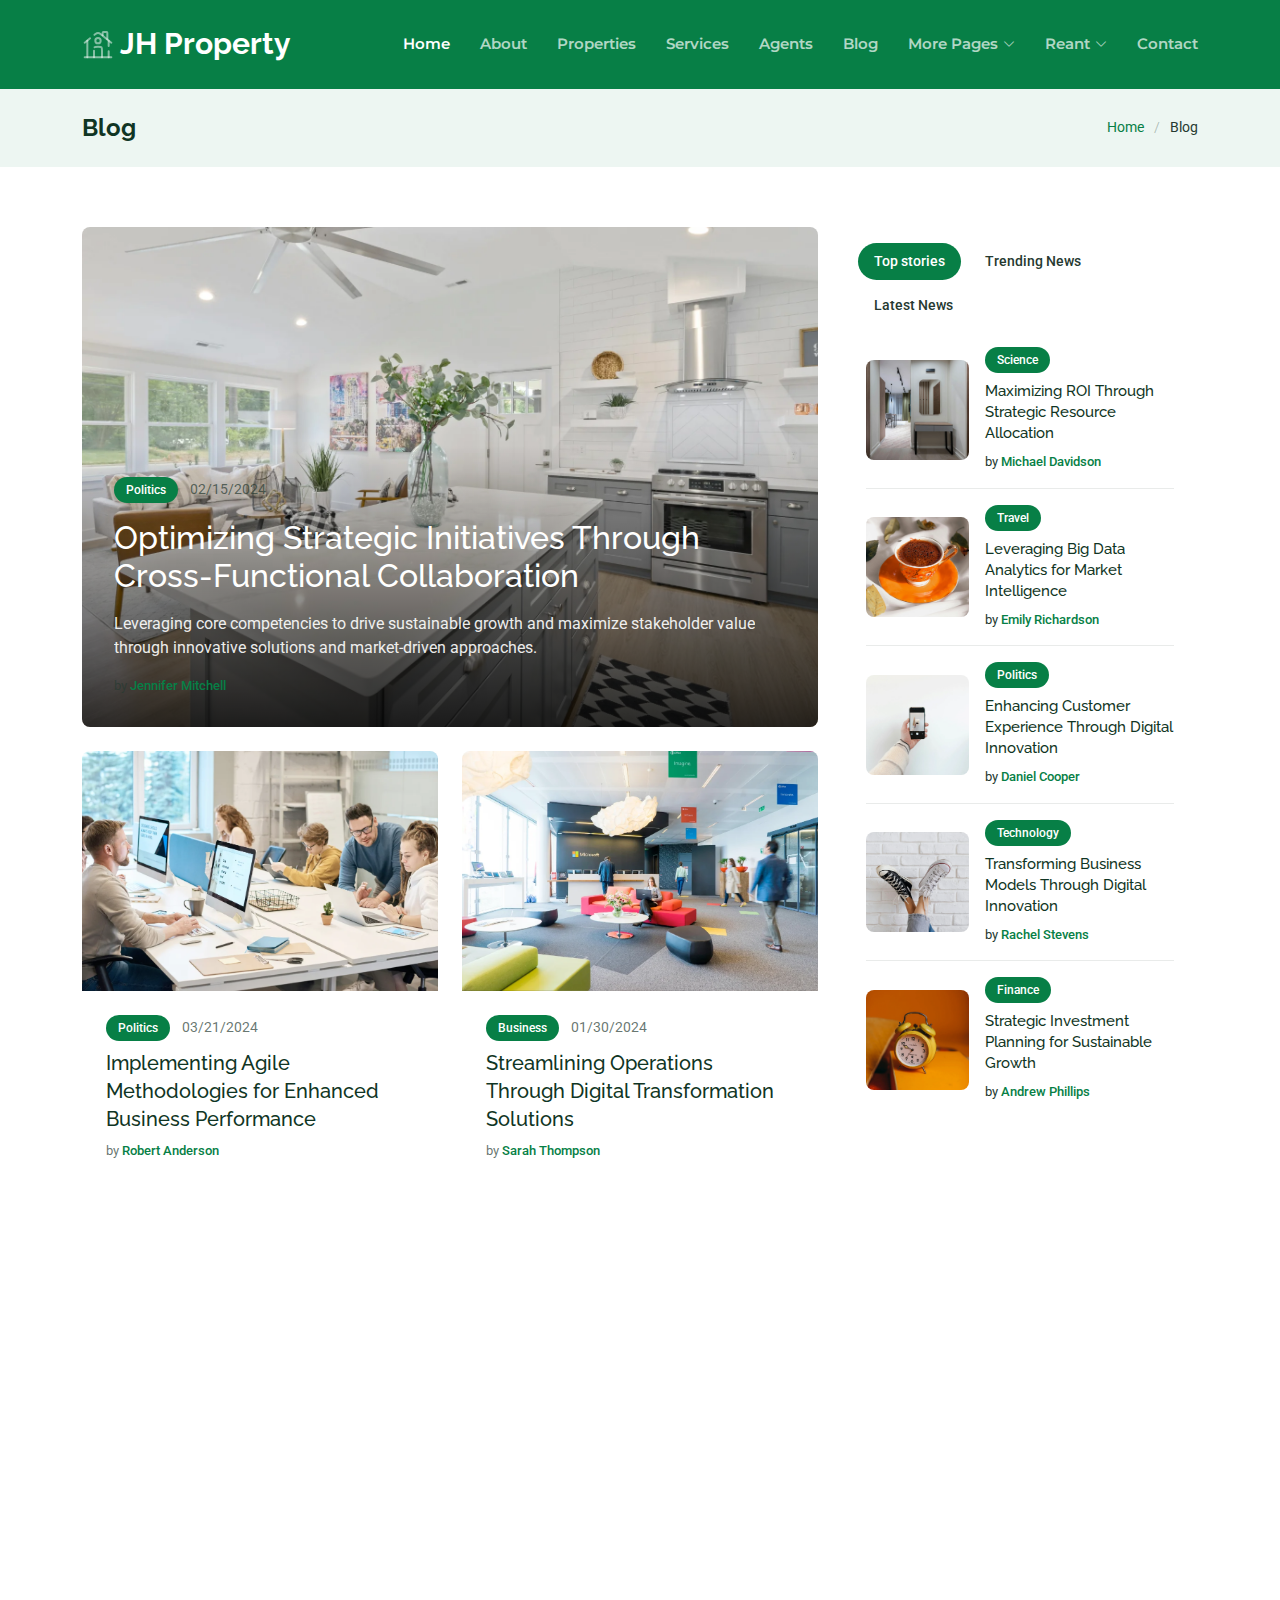
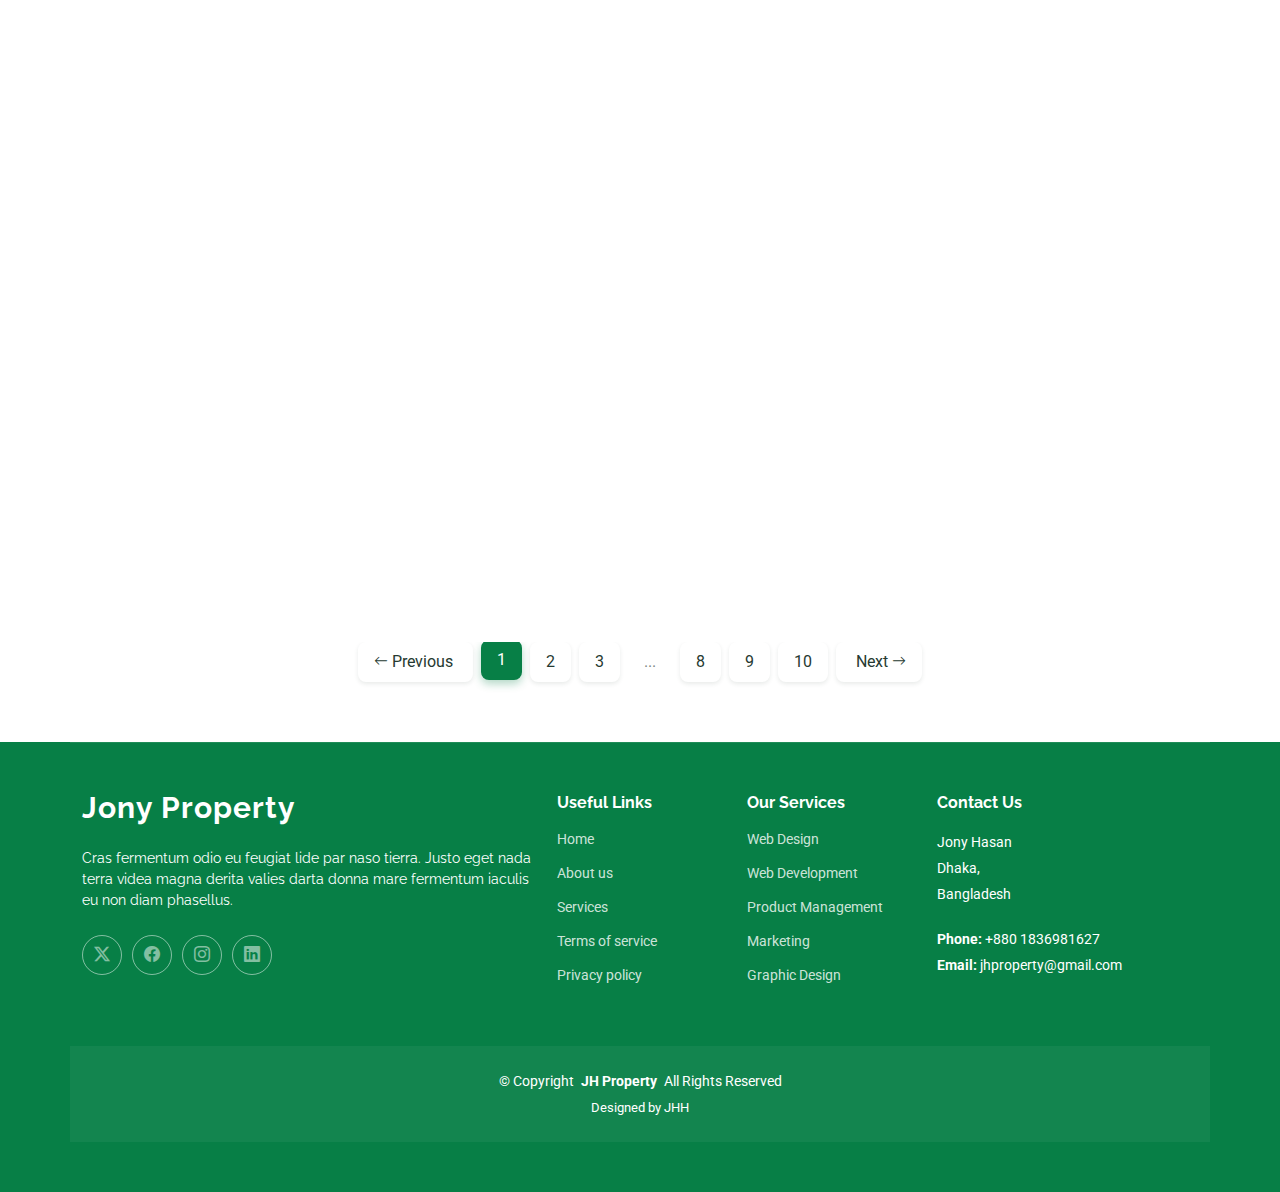
<file: blog.html>
<!DOCTYPE html>
<html lang="en">

<head>
  <meta charset="utf-8">
  <meta content="width=device-width, initial-scale=1.0" name="viewport">
  <title>Blog - HomeSpace Bootstrap Template</title>
  <meta name="description" content="">
  <meta name="keywords" content="">

  <!-- Favicons -->
  <link href="assets/img/favicon.png" rel="icon">
  <link href="assets/img/apple-touch-icon.png" rel="apple-touch-icon">

  <!-- Fonts -->
  <link href="https://fonts.googleapis.com" rel="preconnect">
  <link href="https://fonts.gstatic.com" rel="preconnect" crossorigin>
  <link href="https://fonts.googleapis.com/css2?family=Roboto:ital,wght@0,100;0,300;0,400;0,500;0,700;0,900;1,100;1,300;1,400;1,500;1,700;1,900&family=Montserrat:ital,wght@0,100;0,200;0,300;0,400;0,500;0,600;0,700;0,800;0,900;1,100;1,200;1,300;1,400;1,500;1,600;1,700;1,800;1,900&family=Raleway:ital,wght@0,100;0,200;0,300;0,400;0,500;0,600;0,700;0,800;0,900;1,100;1,200;1,300;1,400;1,500;1,600;1,700;1,800;1,900&display=swap" rel="stylesheet">

  <!-- Vendor CSS Files -->
  <link href="assets/vendor/bootstrap/css/bootstrap.min.css" rel="stylesheet">
  <link href="assets/vendor/bootstrap-icons/bootstrap-icons.css" rel="stylesheet">
  <link href="assets/vendor/aos/aos.css" rel="stylesheet">
  <link href="assets/vendor/swiper/swiper-bundle.min.css" rel="stylesheet">

  <!-- Main CSS File -->
  <link href="assets/css/main.css" rel="stylesheet">

  <!-- =======================================================
  * Template Name: HomeSpace
  * Template URL: https://bootstrapmade.com/homespace-bootstrap-real-estate-template/
  * Updated: Jul 05 2025 with Bootstrap v5.3.7
  * Author: BootstrapMade.com
  * License: https://bootstrapmade.com/license/
  ======================================================== -->
</head>

<body class="blog-page">

  <header id="header" class="header d-flex align-items-center sticky-top">
    <div class="container-fluid container-xl position-relative d-flex align-items-center justify-content-between">

      <a href="index.html" class="logo d-flex align-items-center">
        <!-- Uncomment the line below if you also wish to use an image logo -->
        <!-- <img src="assets/img/logo.webp" alt=""> -->
        <svg class="my-icon" viewBox="0 0 24 24" fill="none" xmlns="http://www.w3.org/2000/svg">
          <g id="bgCarrier" stroke-width="0"></g>
          <g id="tracerCarrier" stroke-linecap="round" stroke-linejoin="round"></g>
          <g id="iconCarrier">
            <path d="M22 22L2 22" stroke="currentColor" stroke-width="1.5" stroke-linecap="round"></path>
            <path d="M2 11L6.06296 7.74968M22 11L13.8741 4.49931C12.7784 3.62279 11.2216 3.62279 10.1259 4.49931L9.34398 5.12486" stroke="currentColor" stroke-width="1.5" stroke-linecap="round"></path>
            <path d="M15.5 5.5V3.5C15.5 3.22386 15.7239 3 16 3H18.5C18.7761 3 19 3.22386 19 3.5V8.5" stroke="currentColor" stroke-width="1.5" stroke-linecap="round"></path>
            <path d="M4 22V9.5" stroke="currentColor" stroke-width="1.5" stroke-linecap="round"></path>
            <path d="M20 9.5V13.5M20 22V17.5" stroke="currentColor" stroke-width="1.5" stroke-linecap="round"></path>
            <path d="M15 22V17C15 15.5858 15 14.8787 14.5607 14.4393C14.1213 14 13.4142 14 12 14C10.5858 14 9.87868 14 9.43934 14.4393M9 22V17" stroke="currentColor" stroke-width="1.5" stroke-linecap="round" stroke-linejoin="round"></path>
            <path d="M14 9.5C14 10.6046 13.1046 11.5 12 11.5C10.8954 11.5 10 10.6046 10 9.5C10 8.39543 10.8954 7.5 12 7.5C13.1046 7.5 14 8.39543 14 9.5Z" stroke="currentColor" stroke-width="1.5"></path>
          </g>
        </svg>
        <h1 class="sitename">JH Property</h1>
      </a>

      <nav id="navmenu" class="navmenu">
        <ul>
          <li><a href="index.html" class="active">Home</a></li>
          <li><a href="about.html">About</a></li>
          <li><a href="properties.html">Properties</a></li>
          <li><a href="services.html">Services</a></li>
          <li><a href="agents.html">Agents</a></li>
          <li><a href="blog.html">Blog</a></li>
          <li class="dropdown"><a href="#"><span>More Pages</span> <i class="bi bi-chevron-down toggle-dropdown"></i></a>
            <ul>
              <li><a href="property-details.html">Property Details</a></li>
              <li><a href="service-details.html">Service Details</a></li>
              <li><a href="agent-profile.html">Agent Profile</a></li>
              <li><a href="blog-details.html">Blog Details</a></li>
              <li><a href="terms.html">Terms</a></li>
              <li><a href="privacy.html">Privacy</a></li>
              <li><a href="404.html">404</a></li>
            </ul>
          </li>

          <li class="dropdown"><a href="#"><span>Reant</span> <i class="bi bi-chevron-down toggle-dropdown"></i></a>
            <ul>
              <li><a href="#">To-Let</a></li>
              <li class="dropdown"><a href="#"><span>Commasiyal Reant</span> <i class="bi bi-chevron-down toggle-dropdown"></i></a>
                <ul>
                  <li><a href="#">Resturent</a></li>
                  <li><a href="#">Shopes</a></li>
                  
                </ul>
              </li>
              <li><a href="#">Office</a></li>
             
            </ul>
          </li>
          <li><a href="contact.html">Contact</a></li>
        </ul>
        <i class="mobile-nav-toggle d-xl-none bi bi-list"></i>
      </nav>

    </div>
  </header>

  <main class="main">

    <!-- Page Title -->
    <div class="page-title light-background">
      <div class="container d-lg-flex justify-content-between align-items-center">
        <h1 class="mb-2 mb-lg-0">Blog</h1>
        <nav class="breadcrumbs">
          <ol>
            <li><a href="index.html">Home</a></li>
            <li class="current">Blog</li>
          </ol>
        </nav>
      </div>
    </div><!-- End Page Title -->

    <!-- Blog Hero Section -->
    <section id="blog-hero" class="blog-hero section">

      <div class="container" data-aos="fade-up" data-aos-delay="100">

        <div class="row g-4">
          <!-- Main Content Area -->
          <div class="col-lg-8">
            <!-- Featured Article -->
            <article class="featured-post position-relative mb-4" data-aos="fade-up">
              <img src="assets/img/blog/blog-hero-9.webp" alt="Featured post" class="img-fluid">
              <div class="post-overlay">
                <div class="post-content">
                  <div class="post-meta">
                    <span class="category">Politics</span>
                    <span class="date">02/15/2024</span>
                  </div>
                  <h2 class="post-title">
                    <a href="#">Optimizing Strategic Initiatives Through Cross-Functional Collaboration</a>
                  </h2>
                  <p class="post-excerpt">Leveraging core competencies to drive sustainable growth and maximize stakeholder value through innovative solutions and market-driven approaches.</p>
                  <div class="post-author">
                    <span>by</span>
                    <a href="#">Jennifer Mitchell</a>
                  </div>
                </div>
              </div>
            </article>

            <!-- Secondary Articles -->
            <div class="row g-4">
              <div class="col-md-6">
                <article class="secondary-post" data-aos="fade-up">
                  <div class="post-image">
                    <img src="assets/img/blog/blog-post-1.webp" alt="Post" class="img-fluid">
                  </div>
                  <div class="post-content">
                    <div class="post-meta">
                      <span class="category">Politics</span>
                      <span class="date">03/21/2024</span>
                    </div>
                    <h3 class="post-title">
                      <a href="#">Implementing Agile Methodologies for Enhanced Business Performance</a>
                    </h3>
                    <div class="post-author">
                      <span>by</span>
                      <a href="#">Robert Anderson</a>
                    </div>
                  </div>
                </article>
              </div>
              <div class="col-md-6">
                <article class="secondary-post" data-aos="fade-up" data-aos-delay="100">
                  <div class="post-image">
                    <img src="assets/img/blog/blog-post-2.webp" alt="Post" class="img-fluid">
                  </div>
                  <div class="post-content">
                    <div class="post-meta">
                      <span class="category">Business</span>
                      <span class="date">01/30/2024</span>
                    </div>
                    <h3 class="post-title">
                      <a href="#">Streamlining Operations Through Digital Transformation Solutions</a>
                    </h3>
                    <div class="post-author">
                      <span>by</span>
                      <a href="#">Sarah Thompson</a>
                    </div>
                  </div>
                </article>
              </div>
            </div>
          </div><!-- End Main Content Area -->

          <!-- Sidebar with Tabs -->
          <div class="col-lg-4">
            <div class="news-tabs" data-aos="fade-up" data-aos-delay="200">
              <ul class="nav nav-tabs" role="tablist">
                <li class="nav-item" role="presentation">
                  <button class="nav-link active" data-bs-toggle="tab" data-bs-target="#top-stories" type="button">Top stories</button>
                </li>
                <li class="nav-item" role="presentation">
                  <button class="nav-link" data-bs-toggle="tab" data-bs-target="#trending" type="button">Trending News</button>
                </li>
                <li class="nav-item" role="presentation">
                  <button class="nav-link" data-bs-toggle="tab" data-bs-target="#latest" type="button">Latest News</button>
                </li>
              </ul>

              <div class="tab-content">
                <!-- Top Stories Tab -->
                <div class="tab-pane fade show active" id="top-stories">
                  <article class="tab-post">
                    <div class="row g-0 align-items-center">
                      <div class="col-4">
                        <img src="assets/img/blog/blog-post-square-1.webp" alt="Post" class="img-fluid">
                      </div>
                      <div class="col-8">
                        <div class="post-content">
                          <span class="category">Science</span>
                          <h4 class="post-title"><a href="#">Maximizing ROI Through Strategic Resource Allocation</a></h4>
                          <div class="post-author">by <a href="#">Michael Davidson</a></div>
                        </div>
                      </div>
                    </div>
                  </article>

                  <article class="tab-post">
                    <div class="row g-0 align-items-center">
                      <div class="col-4">
                        <img src="assets/img/blog/blog-post-square-2.webp" alt="Post" class="img-fluid">
                      </div>
                      <div class="col-8">
                        <div class="post-content">
                          <span class="category">Travel</span>
                          <h4 class="post-title"><a href="#">Leveraging Big Data Analytics for Market Intelligence</a></h4>
                          <div class="post-author">by <a href="#">Emily Richardson</a></div>
                        </div>
                      </div>
                    </div>
                  </article>

                  <article class="tab-post">
                    <div class="row g-0 align-items-center">
                      <div class="col-4">
                        <img src="assets/img/blog/blog-post-square-3.webp" alt="Post" class="img-fluid">
                      </div>
                      <div class="col-8">
                        <div class="post-content">
                          <span class="category">Politics</span>
                          <h4 class="post-title"><a href="#">Enhancing Customer Experience Through Digital Innovation</a></h4>
                          <div class="post-author">by <a href="#">Daniel Cooper</a></div>
                        </div>
                      </div>
                    </div>
                  </article>

                  <article class="tab-post">
                    <div class="row g-0 align-items-center">
                      <div class="col-4">
                        <img src="assets/img/blog/blog-post-square-4.webp" alt="Post" class="img-fluid">
                      </div>
                      <div class="col-8">
                        <div class="post-content">
                          <span class="category">Technology</span>
                          <h4 class="post-title"><a href="#">Transforming Business Models Through Digital Innovation</a></h4>
                          <div class="post-author">by <a href="#">Rachel Stevens</a></div>
                        </div>
                      </div>
                    </div>
                  </article>

                  <article class="tab-post">
                    <div class="row g-0 align-items-center">
                      <div class="col-4">
                        <img src="assets/img/blog/blog-post-square-5.webp" alt="Post" class="img-fluid">
                      </div>
                      <div class="col-8">
                        <div class="post-content">
                          <span class="category">Finance</span>
                          <h4 class="post-title"><a href="#">Strategic Investment Planning for Sustainable Growth</a></h4>
                          <div class="post-author">by <a href="#">Andrew Phillips</a></div>
                        </div>
                      </div>
                    </div>
                  </article>
                </div>

                <!-- Trending News Tab -->
                <div class="tab-pane fade" id="trending">
                  <article class="tab-post">
                    <div class="row g-0 align-items-center">
                      <div class="col-4">
                        <img src="assets/img/blog/blog-post-square-4.webp" alt="Post" class="img-fluid">
                      </div>
                      <div class="col-8">
                        <div class="post-content">
                          <span class="category">Science</span>
                          <h4 class="post-title"><a href="#">Implementing Sustainable Business Practices for Long-term Growth</a></h4>
                          <div class="post-author">by <a href="#">Alexandra Foster</a></div>
                        </div>
                      </div>
                    </div>
                  </article>

                  <article class="tab-post">
                    <div class="row g-0 align-items-center">
                      <div class="col-4">
                        <img src="assets/img/blog/blog-post-square-5.webp" alt="Post" class="img-fluid">
                      </div>
                      <div class="col-8">
                        <div class="post-content">
                          <span class="category">Style</span>
                          <h4 class="post-title"><a href="#">Optimizing Supply Chain Management Through Technology Integration</a></h4>
                          <div class="post-author">by <a href="#">Christopher Wells</a></div>
                        </div>
                      </div>
                    </div>
                  </article>

                  <article class="tab-post">
                    <div class="row g-0 align-items-center">
                      <div class="col-4">
                        <img src="assets/img/blog/blog-post-square-6.webp" alt="Post" class="img-fluid">
                      </div>
                      <div class="col-8">
                        <div class="post-content">
                          <span class="category">Politics</span>
                          <h4 class="post-title"><a href="#">Developing Strategic Partnerships for Market Expansion</a></h4>
                          <div class="post-author">by <a href="#">Victoria Palmer</a></div>
                        </div>
                      </div>
                    </div>
                  </article>

                  <article class="tab-post">
                    <div class="row g-0 align-items-center">
                      <div class="col-4">
                        <img src="assets/img/blog/blog-post-square-7.webp" alt="Post" class="img-fluid">
                      </div>
                      <div class="col-8">
                        <div class="post-content">
                          <span class="category">Marketing</span>
                          <h4 class="post-title"><a href="#">Enhancing Brand Value Through Customer-Centric Strategies</a></h4>
                          <div class="post-author">by <a href="#">Sophia Rodriguez</a></div>
                        </div>
                      </div>
                    </div>
                  </article>

                  <article class="tab-post">
                    <div class="row g-0 align-items-center">
                      <div class="col-4">
                        <img src="assets/img/blog/blog-post-square-8.webp" alt="Post" class="img-fluid">
                      </div>
                      <div class="col-8">
                        <div class="post-content">
                          <span class="category">Leadership</span>
                          <h4 class="post-title"><a href="#">Building High-Performance Teams in Dynamic Environments</a></h4>
                          <div class="post-author">by <a href="#">Nathan Brooks</a></div>
                        </div>
                      </div>
                    </div>
                  </article>
                </div>

                <!-- Latest News Tab -->
                <div class="tab-pane fade" id="latest">
                  <article class="tab-post">
                    <div class="row g-0 align-items-center">
                      <div class="col-4">
                        <img src="assets/img/blog/blog-post-square-7.webp" alt="Post" class="img-fluid">
                      </div>
                      <div class="col-8">
                        <div class="post-content">
                          <span class="category">Health</span>
                          <h4 class="post-title"><a href="#">Accelerating Innovation Through Cross-functional Collaboration</a></h4>
                          <div class="post-author">by <a href="#">Benjamin Carter</a></div>
                        </div>
                      </div>
                    </div>
                  </article>

                  <article class="tab-post">
                    <div class="row g-0 align-items-center">
                      <div class="col-4">
                        <img src="assets/img/blog/blog-post-square-8.webp" alt="Post" class="img-fluid">
                      </div>
                      <div class="col-8">
                        <div class="post-content">
                          <span class="category">Business</span>
                          <h4 class="post-title"><a href="#">Driving Business Growth Through Strategic Digital Initiatives</a></h4>
                          <div class="post-author">by <a href="#">Olivia Martinez</a></div>
                        </div>
                      </div>
                    </div>
                  </article>

                  <article class="tab-post">
                    <div class="row g-0 align-items-center">
                      <div class="col-4">
                        <img src="assets/img/blog/blog-post-square-9.webp" alt="Post" class="img-fluid">
                      </div>
                      <div class="col-8">
                        <div class="post-content">
                          <span class="category">Sports</span>
                          <h4 class="post-title"><a href="#">Maximizing Operational Efficiency Through Process Optimization</a></h4>
                          <div class="post-author">by <a href="#">William Turner</a></div>
                        </div>
                      </div>
                    </div>
                  </article>

                  <article class="tab-post">
                    <div class="row g-0 align-items-center">
                      <div class="col-4">
                        <img src="assets/img/blog/blog-post-square-10.webp" alt="Post" class="img-fluid">
                      </div>
                      <div class="col-8">
                        <div class="post-content">
                          <span class="category">Innovation</span>
                          <h4 class="post-title"><a href="#">Leveraging AI Solutions for Business Process Automation</a></h4>
                          <div class="post-author">by <a href="#">Isabella Clark</a></div>
                        </div>
                      </div>
                    </div>
                  </article>

                  <article class="tab-post">
                    <div class="row g-0 align-items-center">
                      <div class="col-4">
                        <img src="assets/img/blog/blog-post-square-6.webp" alt="Post" class="img-fluid">
                      </div>
                      <div class="col-8">
                        <div class="post-content">
                          <span class="category">Strategy</span>
                          <h4 class="post-title"><a href="#">Implementing Agile Framework for Project Management Excellence</a></h4>
                          <div class="post-author">by <a href="#">Marcus Henderson</a></div>
                        </div>
                      </div>
                    </div>
                  </article>
                </div>
              </div>
            </div>
          </div>
        </div>
      </div>
    </section><!-- /Blog Hero Section -->

    <!-- Blog Posts Section -->
    <section id="blog-posts" class="blog-posts section">

      <div class="container" data-aos="fade-up" data-aos-delay="100">
        <div class="row gy-4">

          <div class="col-lg-4">
            <article>

              <div class="post-img">
                <img src="assets/img/blog/blog-post-1.webp" alt="" class="img-fluid">
              </div>

              <p class="post-category">Politics</p>

              <h2 class="title">
                <a href="blog-details.html">Dolorum optio tempore voluptas dignissimos</a>
              </h2>

              <div class="d-flex align-items-center">
                <img src="assets/img/person/person-f-12.webp" alt="" class="img-fluid post-author-img flex-shrink-0">
                <div class="post-meta">
                  <p class="post-author">Maria Doe</p>
                  <p class="post-date">
                    <time datetime="2022-01-01">Jan 1, 2022</time>
                  </p>
                </div>
              </div>

            </article>
          </div><!-- End post list item -->

          <div class="col-lg-4">
            <article>

              <div class="post-img">
                <img src="assets/img/blog/blog-post-2.webp" alt="" class="img-fluid">
              </div>

              <p class="post-category">Sports</p>

              <h2 class="title">
                <a href="blog-details.html">Nisi magni odit consequatur autem nulla dolorem</a>
              </h2>

              <div class="d-flex align-items-center">
                <img src="assets/img/person/person-f-13.webp" alt="" class="img-fluid post-author-img flex-shrink-0">
                <div class="post-meta">
                  <p class="post-author">Allisa Mayer</p>
                  <p class="post-date">
                    <time datetime="2022-01-01">Jun 5, 2022</time>
                  </p>
                </div>
              </div>

            </article>
          </div><!-- End post list item -->

          <div class="col-lg-4">
            <article>

              <div class="post-img">
                <img src="assets/img/blog/blog-post-3.webp" alt="" class="img-fluid">
              </div>

              <p class="post-category">Entertainment</p>

              <h2 class="title">
                <a href="blog-details.html">Possimus soluta ut id suscipit ea ut in quo quia et soluta</a>
              </h2>

              <div class="d-flex align-items-center">
                <img src="assets/img/person/person-m-10.webp" alt="" class="img-fluid post-author-img flex-shrink-0">
                <div class="post-meta">
                  <p class="post-author">Mark Dower</p>
                  <p class="post-date">
                    <time datetime="2022-01-01">Jun 22, 2022</time>
                  </p>
                </div>
              </div>

            </article>
          </div><!-- End post list item -->

          <div class="col-lg-4">
            <article>

              <div class="post-img">
                <img src="assets/img/blog/blog-post-4.webp" alt="" class="img-fluid">
              </div>

              <p class="post-category">Sports</p>

              <h2 class="title">
                <a href="blog-details.html">Non rem rerum nam cum quo minus olor distincti</a>
              </h2>

              <div class="d-flex align-items-center">
                <img src="assets/img/person/person-f-14.webp" alt="" class="img-fluid post-author-img flex-shrink-0">
                <div class="post-meta">
                  <p class="post-author">Lisa Neymar</p>
                  <p class="post-date">
                    <time datetime="2022-01-01">Jun 30, 2022</time>
                  </p>
                </div>
              </div>

            </article>
          </div><!-- End post list item -->

          <div class="col-lg-4">
            <article>

              <div class="post-img">
                <img src="assets/img/blog/blog-post-5.webp" alt="" class="img-fluid">
              </div>

              <p class="post-category">Politics</p>

              <h2 class="title">
                <a href="blog-details.html">Accusamus quaerat aliquam qui debitis facilis consequatur</a>
              </h2>

              <div class="d-flex align-items-center">
                <img src="assets/img/person/person-m-11.webp" alt="" class="img-fluid post-author-img flex-shrink-0">
                <div class="post-meta">
                  <p class="post-author">Denis Peterson</p>
                  <p class="post-date">
                    <time datetime="2022-01-01">Jan 30, 2022</time>
                  </p>
                </div>
              </div>

            </article>
          </div><!-- End post list item -->

          <div class="col-lg-4">
            <article>

              <div class="post-img">
                <img src="assets/img/blog/blog-post-6.webp" alt="" class="img-fluid">
              </div>

              <p class="post-category">Entertainment</p>

              <h2 class="title">
                <a href="blog-details.html">Distinctio provident quibusdam numquam aperiam aut</a>
              </h2>

              <div class="d-flex align-items-center">
                <img src="assets/img/person/person-f-15.webp" alt="" class="img-fluid post-author-img flex-shrink-0">
                <div class="post-meta">
                  <p class="post-author">Mika Lendon</p>
                  <p class="post-date">
                    <time datetime="2022-01-01">Feb 14, 2022</time>
                  </p>
                </div>
              </div>

            </article>
          </div><!-- End post list item -->

        </div>
      </div>

    </section><!-- /Blog Posts Section -->

    <!-- Pagination 2 Section -->
    <section id="pagination-2" class="pagination-2 section">

      <div class="container">
        <nav class="d-flex justify-content-center" aria-label="Page navigation">
          <ul>
            <li>
              <a href="#" aria-label="Previous page">
                <i class="bi bi-arrow-left"></i>
                <span class="d-none d-sm-inline">Previous</span>
              </a>
            </li>

            <li><a href="#" class="active">1</a></li>
            <li><a href="#">2</a></li>
            <li><a href="#">3</a></li>
            <li class="ellipsis">...</li>
            <li><a href="#">8</a></li>
            <li><a href="#">9</a></li>
            <li><a href="#">10</a></li>

            <li>
              <a href="#" aria-label="Next page">
                <span class="d-none d-sm-inline">Next</span>
                <i class="bi bi-arrow-right"></i>
              </a>
            </li>
          </ul>
        </nav>
      </div>

    </section><!-- /Pagination 2 Section -->

  </main>

  <footer id="footer" class="footer accent-background">

    <div class="container footer-top">
      <div class="row gy-4">
        <div class="col-lg-5 col-md-12 footer-about">
          <a href="index.html" class="logo d-flex align-items-center">
            <span class="sitename">Jony Property</span>
          </a>
          <p>Cras fermentum odio eu feugiat lide par naso tierra. Justo eget nada terra videa magna derita valies darta donna mare fermentum iaculis eu non diam phasellus.</p>
          <div class="social-links d-flex mt-4">
            <a href=""><i class="bi bi-twitter-x"></i></a>
            <a href=""><i class="bi bi-facebook"></i></a>
            <a href=""><i class="bi bi-instagram"></i></a>
            <a href=""><i class="bi bi-linkedin"></i></a>
          </div>
        </div>

        <div class="col-lg-2 col-6 footer-links">
          <h4>Useful Links</h4>
          <ul>
            <li><a href="#">Home</a></li>
            <li><a href="#">About us</a></li>
            <li><a href="#">Services</a></li>
            <li><a href="#">Terms of service</a></li>
            <li><a href="#">Privacy policy</a></li>
          </ul>
        </div>

        <div class="col-lg-2 col-6 footer-links">
          <h4>Our Services</h4>
          <ul>
            <li><a href="#">Web Design</a></li>
            <li><a href="#">Web Development</a></li>
            <li><a href="#">Product Management</a></li>
            <li><a href="#">Marketing</a></li>
            <li><a href="#">Graphic Design</a></li>
          </ul>
        </div>

        <div class="col-lg-3 col-md-12 footer-contact text-center text-md-start">
          <h4>Contact Us</h4>
          <p>Jony Hasan</p>
          <p>Dhaka, </p>
          <p>Bangladesh</p>
          <p class="mt-4"><strong>Phone:</strong> <span>+880 1836981627</span></p>
          <p><strong>Email:</strong> <span>jhproperty@gmail.com</span></p>
        </div>

      </div>
    </div>

    <div class="container copyright text-center mt-4">
      <p>© <span>Copyright</span> <strong class="px-1 sitename">JH Property</strong> <span>All Rights Reserved</span></p>
      <div class="credits">
        <!-- All the links in the footer should remain intact. -->
        <!-- You can delete the links only if you've purchased the pro version. -->
        <!-- Licensing information: https://bootstrapmade.com/license/ -->
        <!-- Purchase the pro version with working PHP/AJAX contact form: [buy-url] -->
        Designed by <a href="https://bootstrapmade.com/">JHH</a>
      </div>
    </div>

  </footer>

  <!-- Scroll Top -->
  <a href="#" id="scroll-top" class="scroll-top d-flex align-items-center justify-content-center"><i class="bi bi-arrow-up-short"></i></a>

  <!-- Preloader -->
  <div id="preloader"></div>

  <!-- Vendor JS Files -->
  <script src="assets/vendor/bootstrap/js/bootstrap.bundle.min.js"></script>
  <script src="assets/vendor/php-email-form/validate.js"></script>
  <script src="assets/vendor/aos/aos.js"></script>
  <script src="assets/vendor/purecounter/purecounter_vanilla.js"></script>
  <script src="assets/vendor/swiper/swiper-bundle.min.js"></script>

  <!-- Main JS File -->
  <script src="assets/js/main.js"></script>

</body>

</html>
</file>
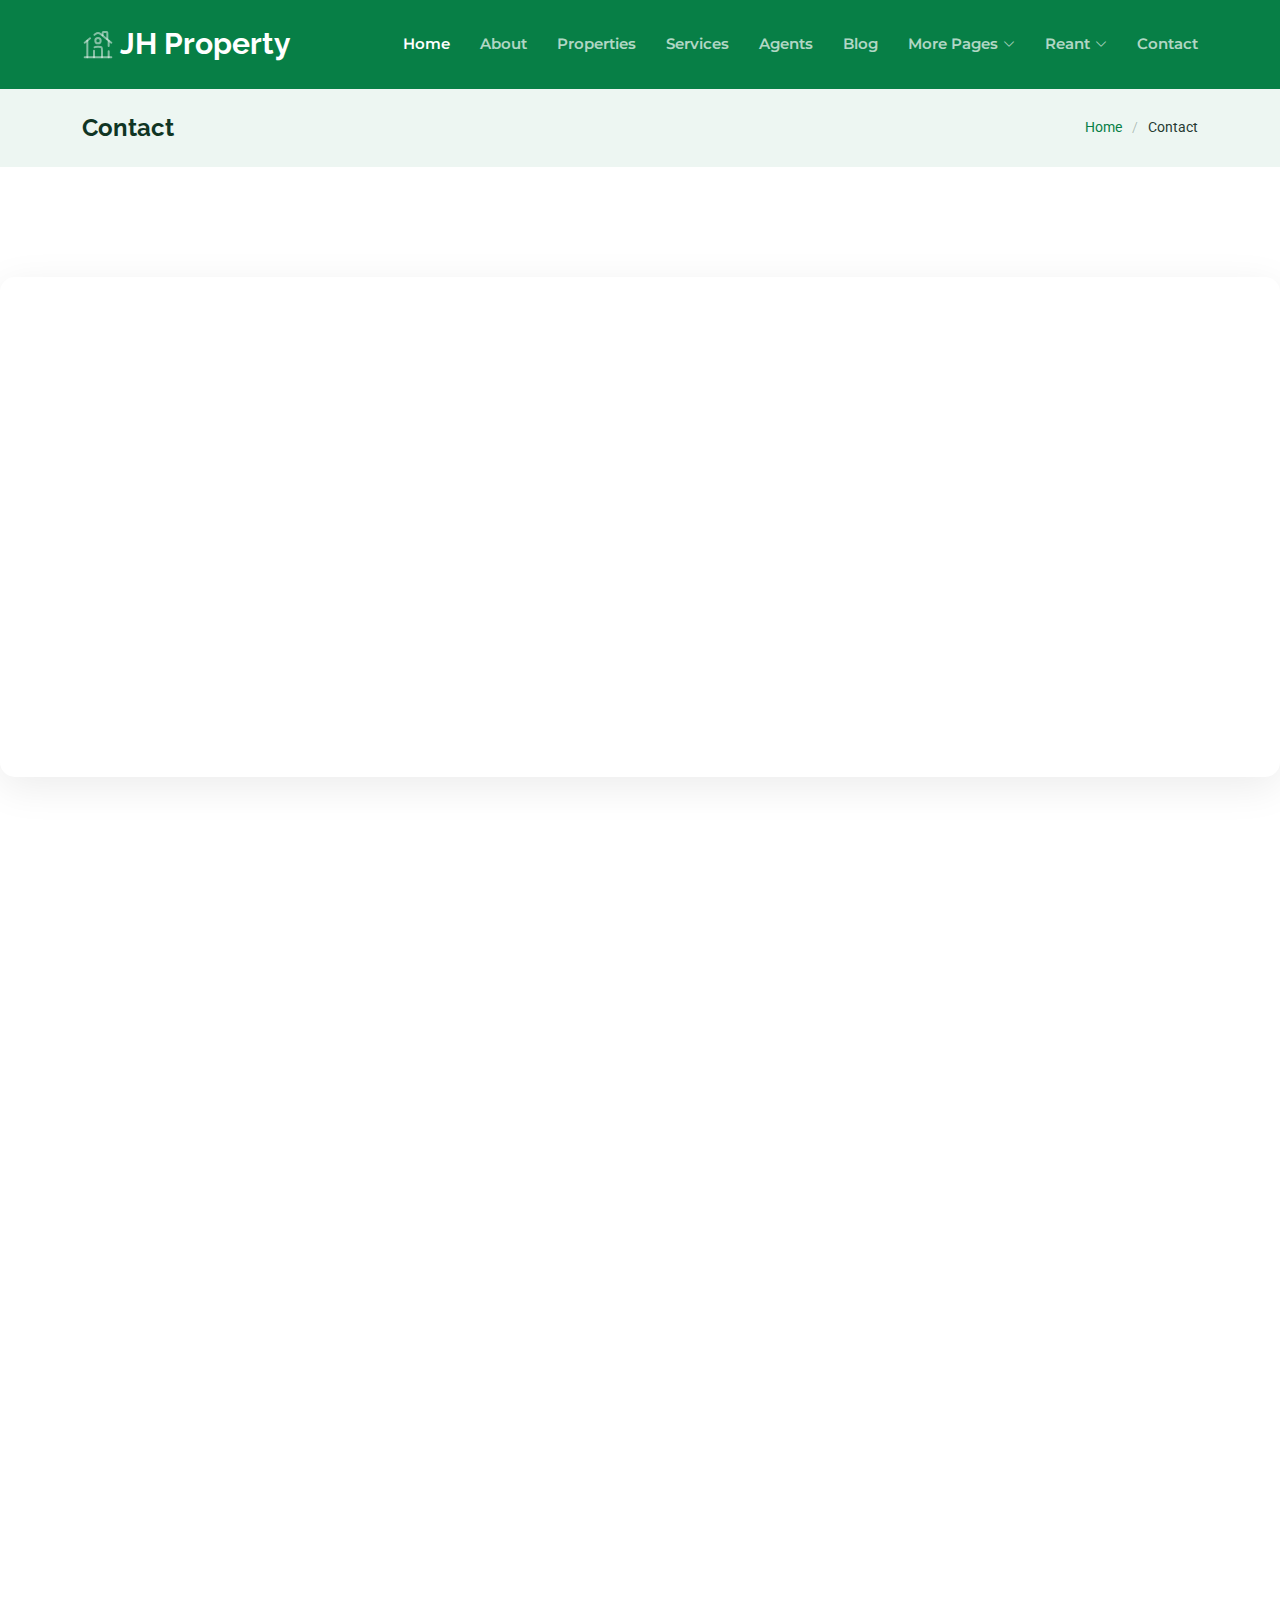
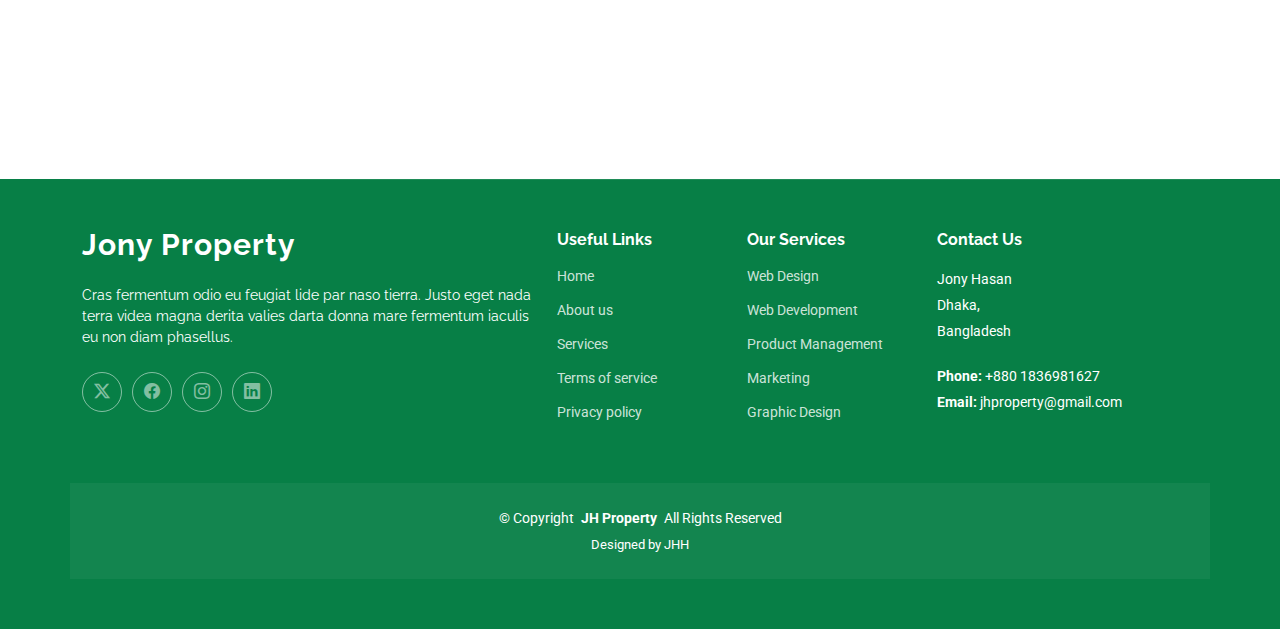
<file: contact.html>
<!DOCTYPE html>
<html lang="en">

<head>
  <meta charset="utf-8">
  <meta content="width=device-width, initial-scale=1.0" name="viewport">
  <title>Contact - HomeSpace Bootstrap Template</title>
  <meta name="description" content="">
  <meta name="keywords" content="">

  <!-- Favicons -->
  <link href="assets/img/favicon.png" rel="icon">
  <link href="assets/img/apple-touch-icon.png" rel="apple-touch-icon">

  <!-- Fonts -->
  <link href="https://fonts.googleapis.com" rel="preconnect">
  <link href="https://fonts.gstatic.com" rel="preconnect" crossorigin>
  <link href="https://fonts.googleapis.com/css2?family=Roboto:ital,wght@0,100;0,300;0,400;0,500;0,700;0,900;1,100;1,300;1,400;1,500;1,700;1,900&family=Montserrat:ital,wght@0,100;0,200;0,300;0,400;0,500;0,600;0,700;0,800;0,900;1,100;1,200;1,300;1,400;1,500;1,600;1,700;1,800;1,900&family=Raleway:ital,wght@0,100;0,200;0,300;0,400;0,500;0,600;0,700;0,800;0,900;1,100;1,200;1,300;1,400;1,500;1,600;1,700;1,800;1,900&display=swap" rel="stylesheet">

  <!-- Vendor CSS Files -->
  <link href="assets/vendor/bootstrap/css/bootstrap.min.css" rel="stylesheet">
  <link href="assets/vendor/bootstrap-icons/bootstrap-icons.css" rel="stylesheet">
  <link href="assets/vendor/aos/aos.css" rel="stylesheet">
  <link href="assets/vendor/swiper/swiper-bundle.min.css" rel="stylesheet">

  <!-- Main CSS File -->
  <link href="assets/css/main.css" rel="stylesheet">

  <!-- =======================================================
  * Template Name: HomeSpace
  * Template URL: https://bootstrapmade.com/homespace-bootstrap-real-estate-template/
  * Updated: Jul 05 2025 with Bootstrap v5.3.7
  * Author: BootstrapMade.com
  * License: https://bootstrapmade.com/license/
  ======================================================== -->
</head>

<body class="contact-page">

  <header id="header" class="header d-flex align-items-center sticky-top">
    <div class="container-fluid container-xl position-relative d-flex align-items-center justify-content-between">

      <a href="index.html" class="logo d-flex align-items-center">
        <!-- Uncomment the line below if you also wish to use an image logo -->
        <!-- <img src="assets/img/logo.webp" alt=""> -->
        <svg class="my-icon" viewBox="0 0 24 24" fill="none" xmlns="http://www.w3.org/2000/svg">
          <g id="bgCarrier" stroke-width="0"></g>
          <g id="tracerCarrier" stroke-linecap="round" stroke-linejoin="round"></g>
          <g id="iconCarrier">
            <path d="M22 22L2 22" stroke="currentColor" stroke-width="1.5" stroke-linecap="round"></path>
            <path d="M2 11L6.06296 7.74968M22 11L13.8741 4.49931C12.7784 3.62279 11.2216 3.62279 10.1259 4.49931L9.34398 5.12486" stroke="currentColor" stroke-width="1.5" stroke-linecap="round"></path>
            <path d="M15.5 5.5V3.5C15.5 3.22386 15.7239 3 16 3H18.5C18.7761 3 19 3.22386 19 3.5V8.5" stroke="currentColor" stroke-width="1.5" stroke-linecap="round"></path>
            <path d="M4 22V9.5" stroke="currentColor" stroke-width="1.5" stroke-linecap="round"></path>
            <path d="M20 9.5V13.5M20 22V17.5" stroke="currentColor" stroke-width="1.5" stroke-linecap="round"></path>
            <path d="M15 22V17C15 15.5858 15 14.8787 14.5607 14.4393C14.1213 14 13.4142 14 12 14C10.5858 14 9.87868 14 9.43934 14.4393M9 22V17" stroke="currentColor" stroke-width="1.5" stroke-linecap="round" stroke-linejoin="round"></path>
            <path d="M14 9.5C14 10.6046 13.1046 11.5 12 11.5C10.8954 11.5 10 10.6046 10 9.5C10 8.39543 10.8954 7.5 12 7.5C13.1046 7.5 14 8.39543 14 9.5Z" stroke="currentColor" stroke-width="1.5"></path>
          </g>
        </svg>
        <h1 class="sitename">JH Property</h1>
      </a>

      <nav id="navmenu" class="navmenu">
        <ul>
          <li><a href="index.html" class="active">Home</a></li>
          <li><a href="about.html">About</a></li>
          <li><a href="properties.html">Properties</a></li>
          <li><a href="services.html">Services</a></li>
          <li><a href="agents.html">Agents</a></li>
          <li><a href="blog.html">Blog</a></li>
          <li class="dropdown"><a href="#"><span>More Pages</span> <i class="bi bi-chevron-down toggle-dropdown"></i></a>
            <ul>
              <li><a href="property-details.html">Property Details</a></li>
              <li><a href="service-details.html">Service Details</a></li>
              <li><a href="agent-profile.html">Agent Profile</a></li>
              <li><a href="blog-details.html">Blog Details</a></li>
              <li><a href="terms.html">Terms</a></li>
              <li><a href="privacy.html">Privacy</a></li>
              <li><a href="404.html">404</a></li>
            </ul>
          </li>

          <li class="dropdown"><a href="#"><span>Reant</span> <i class="bi bi-chevron-down toggle-dropdown"></i></a>
            <ul>
              <li><a href="#">To-Let</a></li>
              <li class="dropdown"><a href="#"><span>Commasiyal Reant</span> <i class="bi bi-chevron-down toggle-dropdown"></i></a>
                <ul>
                  <li><a href="#">Resturent</a></li>
                  <li><a href="#">Shopes</a></li>
                  
                </ul>
              </li>
              <li><a href="#">Office</a></li>
             
            </ul>
          </li>
          <li><a href="contact.html">Contact</a></li>
        </ul>
        <i class="mobile-nav-toggle d-xl-none bi bi-list"></i>
      </nav>

    </div>
  </header>

  <main class="main">

    <!-- Page Title -->
    <div class="page-title light-background">
      <div class="container d-lg-flex justify-content-between align-items-center">
        <h1 class="mb-2 mb-lg-0">Contact</h1>
        <nav class="breadcrumbs">
          <ol>
            <li><a href="index.html">Home</a></li>
            <li class="current">Contact</li>
          </ol>
        </nav>
      </div>
    </div><!-- End Page Title -->

    <!-- Contact 2 Section -->
    <section id="contact-2" class="contact-2 section">

      <!-- Map Section -->
      <div class="map-container mb-5">
        <iframe src="https://www.google.com/maps/embed?pb=!1m14!1m8!1m3!1d48389.78314118045!2d-74.006138!3d40.710059!3m2!1i1024!2i768!4f13.1!3m3!1m2!1s0x89c25a22a3bda30d%3A0xb89d1fe6bc499443!2sDowntown%20Conference%20Center!5e0!3m2!1sen!2sus!4v1676961268712!5m2!1sen!2sus" width="100%" height="500" style="border:0;" allowfullscreen="" loading="lazy" referrerpolicy="no-referrer-when-downgrade"></iframe>
      </div>

      <div class="container" data-aos="fade-up" data-aos-delay="100">

        <!-- Contact Info -->
        <div class="row g-4 mb-5" data-aos="fade-up" data-aos-delay="300">
          <div class="col-md-6">
            <div class="contact-info-card">
              <div class="icon-box">
                <i class="bi bi-geo-alt"></i>
              </div>
              <div class="info-content">
                <h4>Location</h4>
                <p>482 Pine Street, Seattle, Washington 98101</p>
              </div>
            </div>
          </div>

          <div class="col-md-6">
            <div class="contact-info-card">
              <div class="icon-box">
                <i class="bi bi-telephone"></i>
              </div>
              <div class="info-content">
                <h4>Phone &amp; Email</h4>
                <p>+1 (206) 555-0192</p>
                <p>connect@example.com</p>
              </div>
            </div>
          </div>
        </div>

        <!-- Contact Form -->
        <div class="row justify-content-center mb-5" data-aos="fade-up" data-aos-delay="200">
          <div class="col-lg-10">
            <div class="contact-form-wrapper">
              <h2 class="text-center mb-4">Send a Message</h2>

              <form action="forms/contact.php" method="post" class="php-email-form">
                <div class="row g-3">
                  <div class="col-md-6">
                    <div class="form-group">
                      <input type="text" class="form-control" name="name" placeholder="Your Name" required="">
                    </div>
                  </div>

                  <div class="col-md-6">
                    <div class="form-group">
                      <input type="email" class="form-control" name="email" placeholder="Email Address" required="">
                    </div>
                  </div>

                  <div class="col-12">
                    <div class="form-group">
                      <input type="text" class="form-control" name="subject" placeholder="Subject" required="">
                    </div>
                  </div>

                  <div class="col-12">
                    <div class="form-group">
                      <textarea class="form-control" name="message" placeholder="Your Message" rows="6" required=""></textarea>
                    </div>
                  </div>

                  <div class="col-12">
                    <div class="loading">Loading</div>
                    <div class="error-message"></div>
                    <div class="sent-message">Your message has been sent. Thank you!</div>
                  </div>

                  <div class="col-12 text-center">
                    <button type="submit" class="btn-submit">SEND MESSAGE</button>
                  </div>
                </div>
              </form>
            </div>
          </div>
        </div>

      </div>

    </section><!-- /Contact 2 Section -->

  </main>

  <footer id="footer" class="footer accent-background">

    <div class="container footer-top">
      <div class="row gy-4">
        <div class="col-lg-5 col-md-12 footer-about">
          <a href="index.html" class="logo d-flex align-items-center">
            <span class="sitename">Jony Property</span>
          </a>
          <p>Cras fermentum odio eu feugiat lide par naso tierra. Justo eget nada terra videa magna derita valies darta donna mare fermentum iaculis eu non diam phasellus.</p>
          <div class="social-links d-flex mt-4">
            <a href=""><i class="bi bi-twitter-x"></i></a>
            <a href=""><i class="bi bi-facebook"></i></a>
            <a href=""><i class="bi bi-instagram"></i></a>
            <a href=""><i class="bi bi-linkedin"></i></a>
          </div>
        </div>

        <div class="col-lg-2 col-6 footer-links">
          <h4>Useful Links</h4>
          <ul>
            <li><a href="#">Home</a></li>
            <li><a href="#">About us</a></li>
            <li><a href="#">Services</a></li>
            <li><a href="#">Terms of service</a></li>
            <li><a href="#">Privacy policy</a></li>
          </ul>
        </div>

        <div class="col-lg-2 col-6 footer-links">
          <h4>Our Services</h4>
          <ul>
            <li><a href="#">Web Design</a></li>
            <li><a href="#">Web Development</a></li>
            <li><a href="#">Product Management</a></li>
            <li><a href="#">Marketing</a></li>
            <li><a href="#">Graphic Design</a></li>
          </ul>
        </div>

        <div class="col-lg-3 col-md-12 footer-contact text-center text-md-start">
          <h4>Contact Us</h4>
          <p>Jony Hasan</p>
          <p>Dhaka, </p>
          <p>Bangladesh</p>
          <p class="mt-4"><strong>Phone:</strong> <span>+880 1836981627</span></p>
          <p><strong>Email:</strong> <span>jhproperty@gmail.com</span></p>
        </div>

      </div>
    </div>

    <div class="container copyright text-center mt-4">
      <p>© <span>Copyright</span> <strong class="px-1 sitename">JH Property</strong> <span>All Rights Reserved</span></p>
      <div class="credits">
        <!-- All the links in the footer should remain intact. -->
        <!-- You can delete the links only if you've purchased the pro version. -->
        <!-- Licensing information: https://bootstrapmade.com/license/ -->
        <!-- Purchase the pro version with working PHP/AJAX contact form: [buy-url] -->
        Designed by <a href="https://bootstrapmade.com/">JHH</a>
      </div>
    </div>

  </footer>

  <!-- Scroll Top -->
  <a href="#" id="scroll-top" class="scroll-top d-flex align-items-center justify-content-center"><i class="bi bi-arrow-up-short"></i></a>

  <!-- Preloader -->
  <div id="preloader"></div>

  <!-- Vendor JS Files -->
  <script src="assets/vendor/bootstrap/js/bootstrap.bundle.min.js"></script>
  <script src="assets/vendor/php-email-form/validate.js"></script>
  <script src="assets/vendor/aos/aos.js"></script>
  <script src="assets/vendor/purecounter/purecounter_vanilla.js"></script>
  <script src="assets/vendor/swiper/swiper-bundle.min.js"></script>

  <!-- Main JS File -->
  <script src="assets/js/main.js"></script>

</body>

</html>
</file>
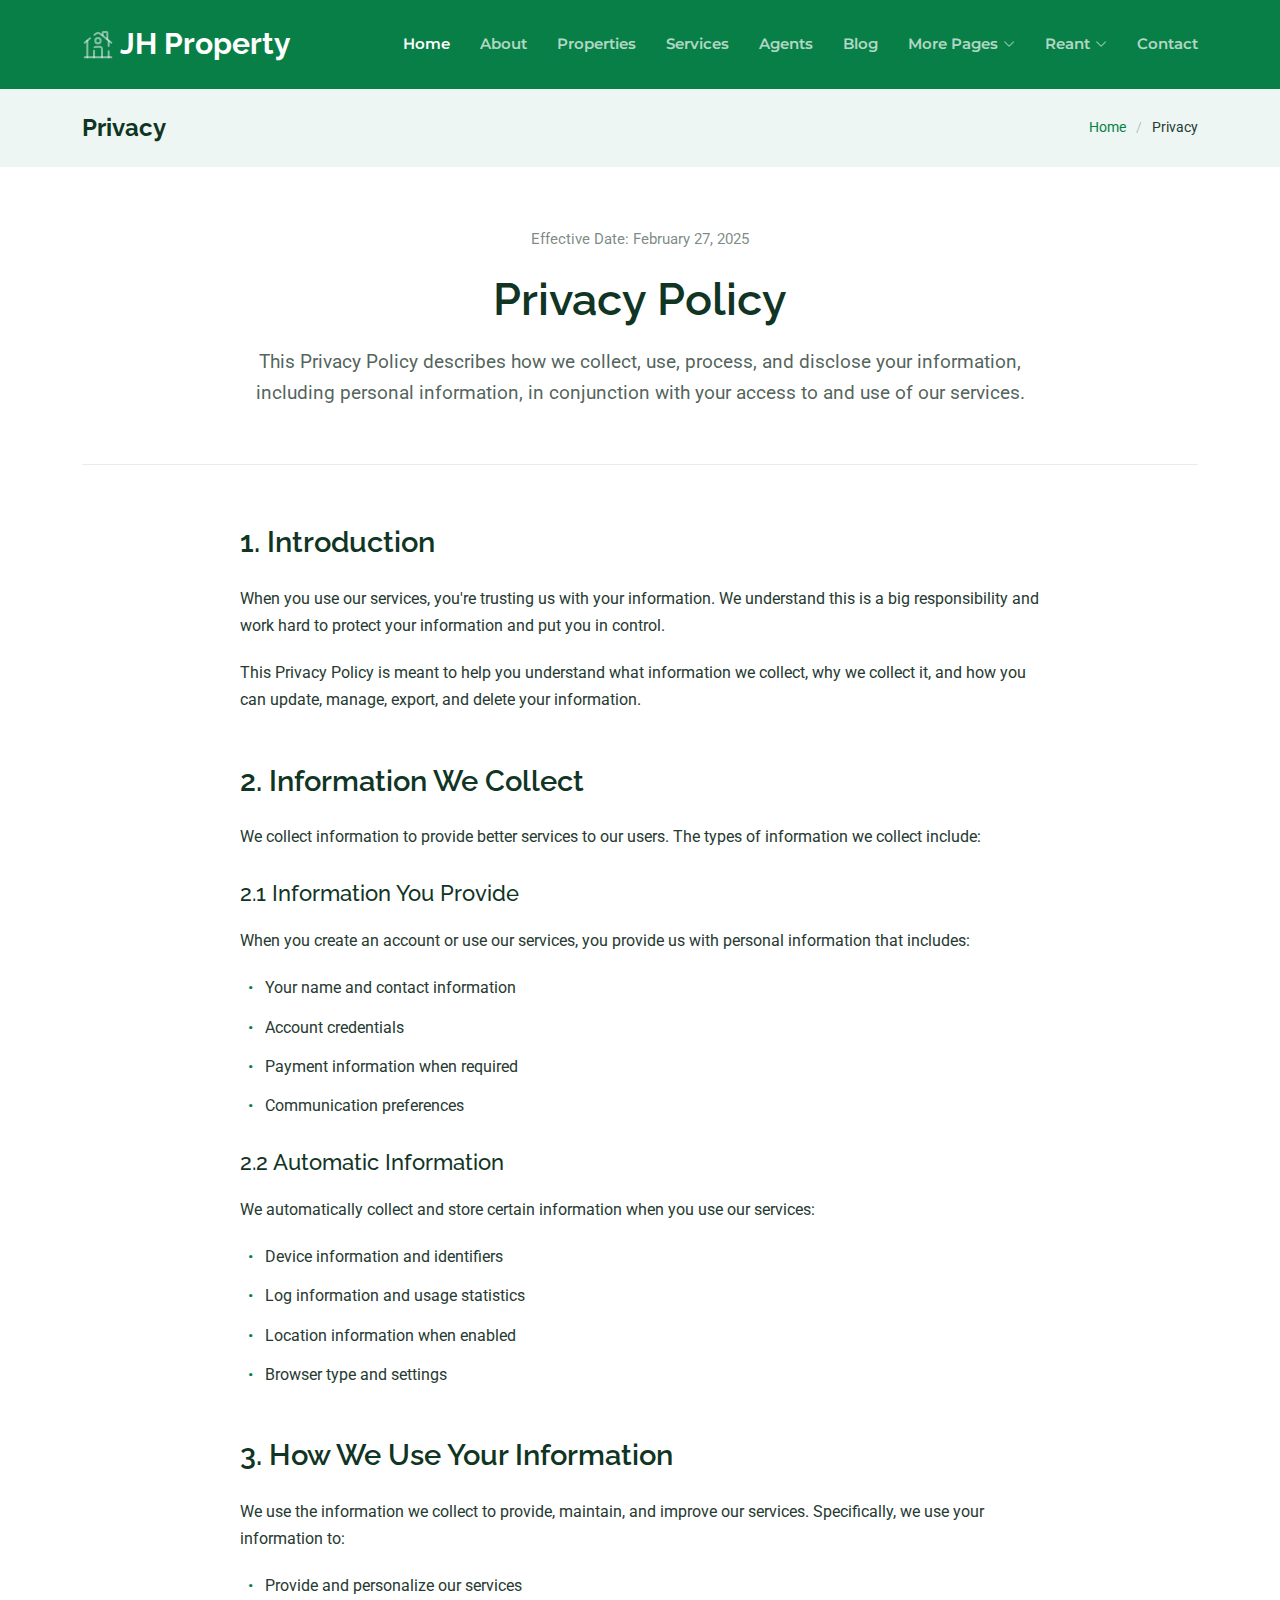
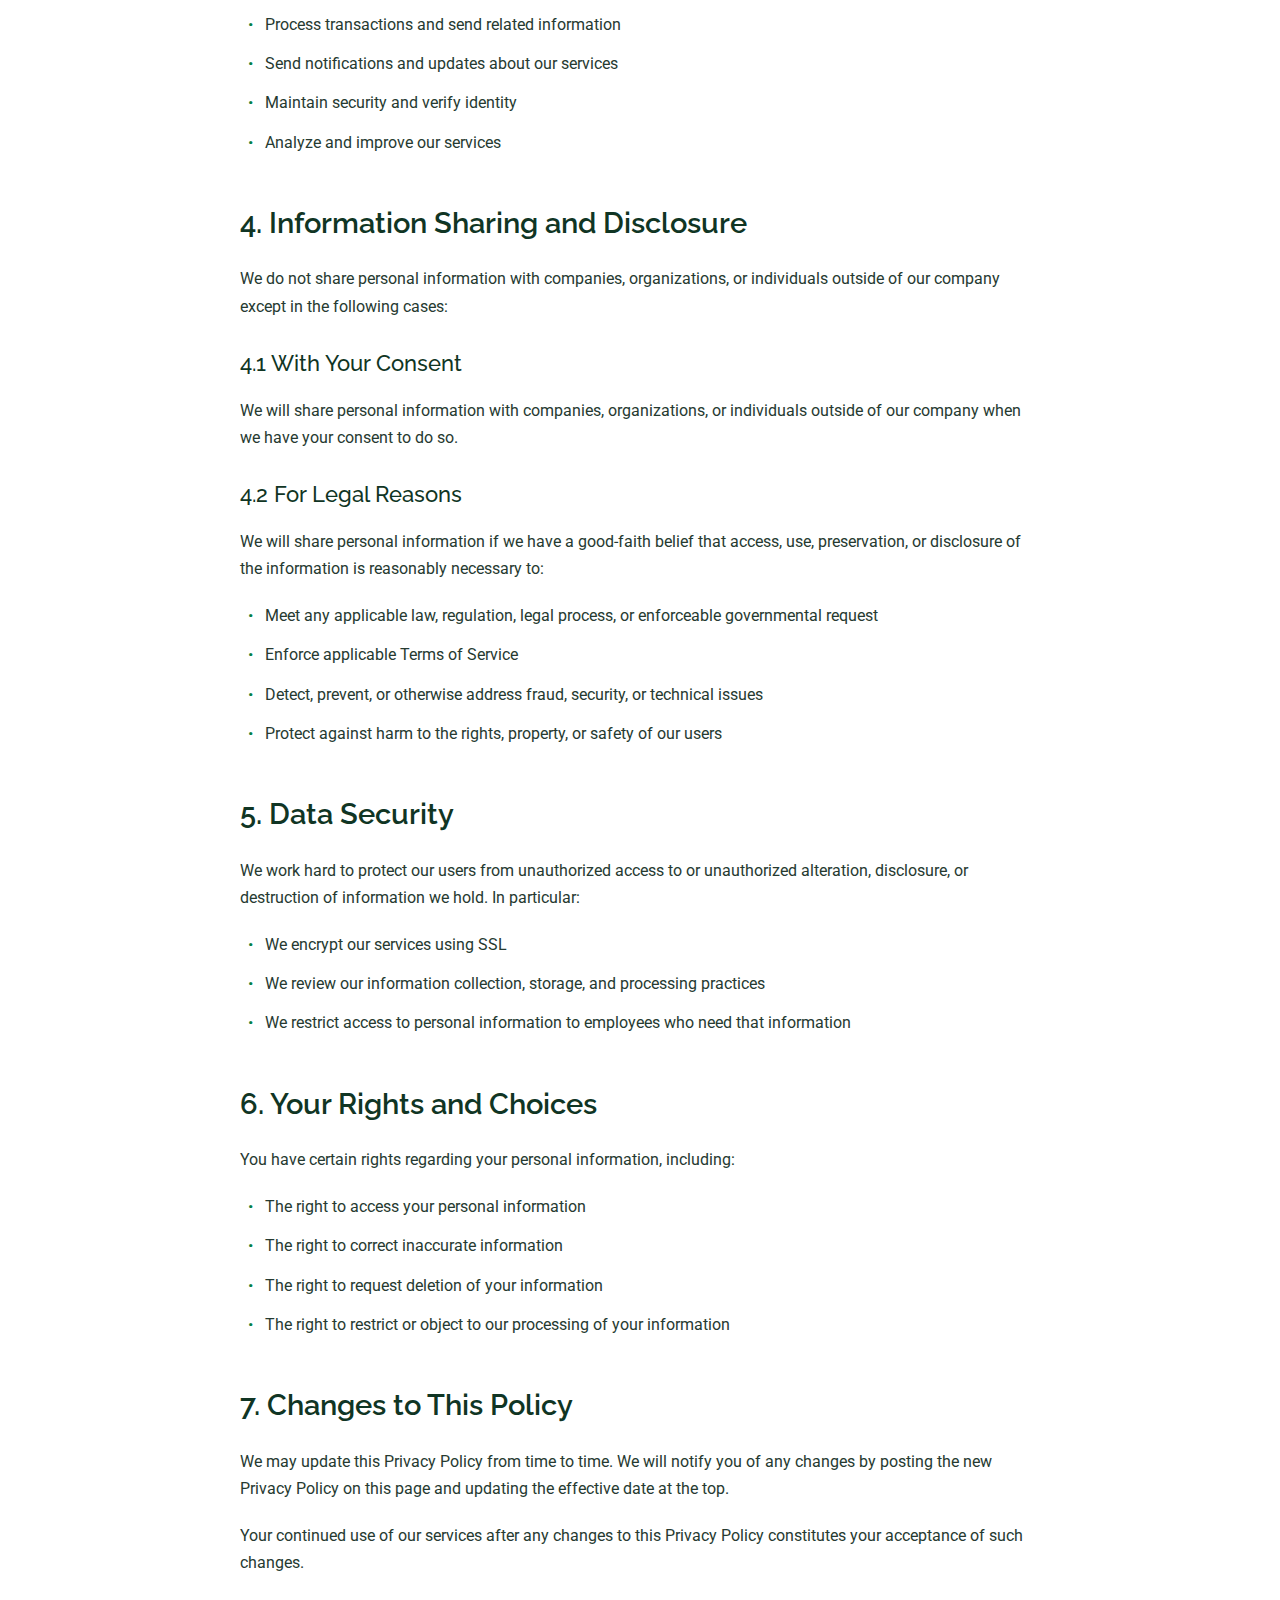
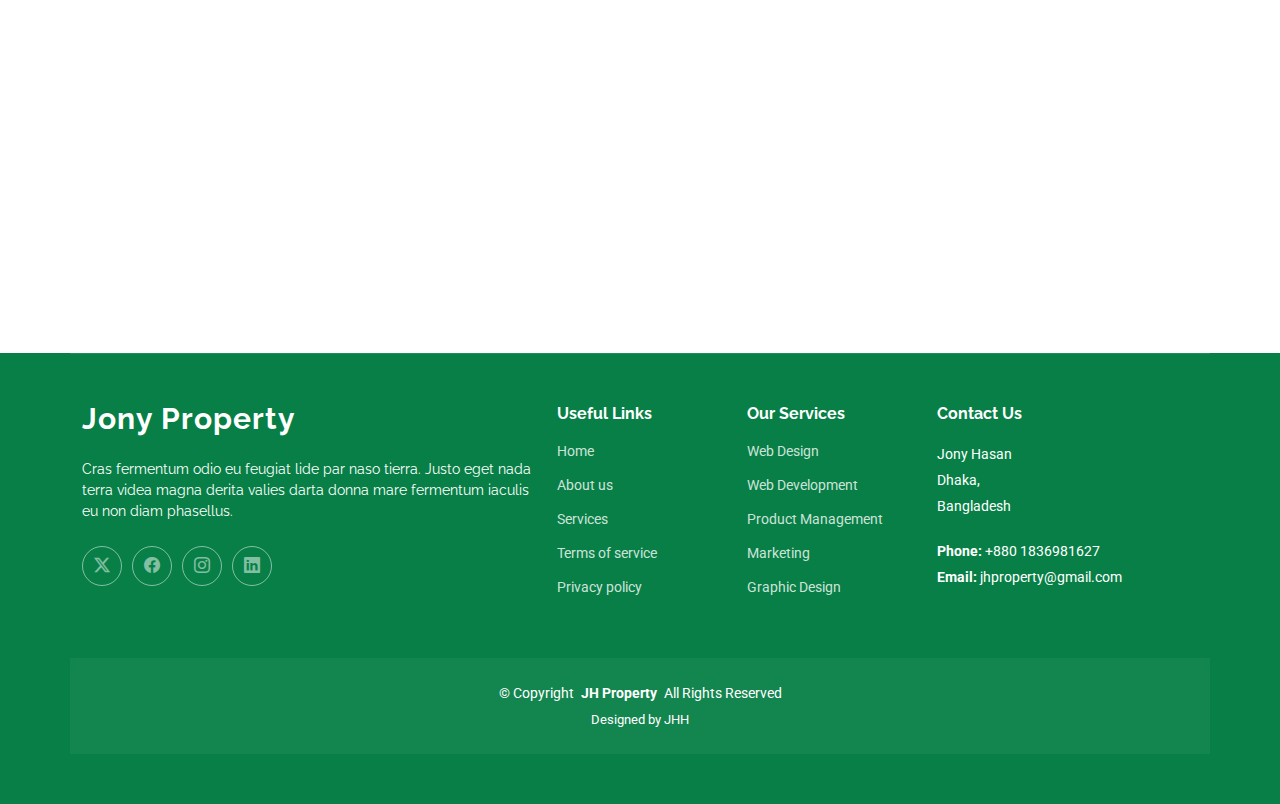
<file: privacy.html>
<!DOCTYPE html>
<html lang="en">

<head>
  <meta charset="utf-8">
  <meta content="width=device-width, initial-scale=1.0" name="viewport">
  <title>Privacy - HomeSpace Bootstrap Template</title>
  <meta name="description" content="">
  <meta name="keywords" content="">

  <!-- Favicons -->
  <link href="assets/img/favicon.png" rel="icon">
  <link href="assets/img/apple-touch-icon.png" rel="apple-touch-icon">

  <!-- Fonts -->
  <link href="https://fonts.googleapis.com" rel="preconnect">
  <link href="https://fonts.gstatic.com" rel="preconnect" crossorigin>
  <link href="https://fonts.googleapis.com/css2?family=Roboto:ital,wght@0,100;0,300;0,400;0,500;0,700;0,900;1,100;1,300;1,400;1,500;1,700;1,900&family=Montserrat:ital,wght@0,100;0,200;0,300;0,400;0,500;0,600;0,700;0,800;0,900;1,100;1,200;1,300;1,400;1,500;1,600;1,700;1,800;1,900&family=Raleway:ital,wght@0,100;0,200;0,300;0,400;0,500;0,600;0,700;0,800;0,900;1,100;1,200;1,300;1,400;1,500;1,600;1,700;1,800;1,900&display=swap" rel="stylesheet">

  <!-- Vendor CSS Files -->
  <link href="assets/vendor/bootstrap/css/bootstrap.min.css" rel="stylesheet">
  <link href="assets/vendor/bootstrap-icons/bootstrap-icons.css" rel="stylesheet">
  <link href="assets/vendor/aos/aos.css" rel="stylesheet">
  <link href="assets/vendor/swiper/swiper-bundle.min.css" rel="stylesheet">

  <!-- Main CSS File -->
  <link href="assets/css/main.css" rel="stylesheet">

  <!-- =======================================================
  * Template Name: HomeSpace
  * Template URL: https://bootstrapmade.com/homespace-bootstrap-real-estate-template/
  * Updated: Jul 05 2025 with Bootstrap v5.3.7
  * Author: BootstrapMade.com
  * License: https://bootstrapmade.com/license/
  ======================================================== -->
</head>

<body class="privacy-page">

  <header id="header" class="header d-flex align-items-center sticky-top">
    <div class="container-fluid container-xl position-relative d-flex align-items-center justify-content-between">

      <a href="index.html" class="logo d-flex align-items-center">
        <!-- Uncomment the line below if you also wish to use an image logo -->
        <!-- <img src="assets/img/logo.webp" alt=""> -->
        <svg class="my-icon" viewBox="0 0 24 24" fill="none" xmlns="http://www.w3.org/2000/svg">
          <g id="bgCarrier" stroke-width="0"></g>
          <g id="tracerCarrier" stroke-linecap="round" stroke-linejoin="round"></g>
          <g id="iconCarrier">
            <path d="M22 22L2 22" stroke="currentColor" stroke-width="1.5" stroke-linecap="round"></path>
            <path d="M2 11L6.06296 7.74968M22 11L13.8741 4.49931C12.7784 3.62279 11.2216 3.62279 10.1259 4.49931L9.34398 5.12486" stroke="currentColor" stroke-width="1.5" stroke-linecap="round"></path>
            <path d="M15.5 5.5V3.5C15.5 3.22386 15.7239 3 16 3H18.5C18.7761 3 19 3.22386 19 3.5V8.5" stroke="currentColor" stroke-width="1.5" stroke-linecap="round"></path>
            <path d="M4 22V9.5" stroke="currentColor" stroke-width="1.5" stroke-linecap="round"></path>
            <path d="M20 9.5V13.5M20 22V17.5" stroke="currentColor" stroke-width="1.5" stroke-linecap="round"></path>
            <path d="M15 22V17C15 15.5858 15 14.8787 14.5607 14.4393C14.1213 14 13.4142 14 12 14C10.5858 14 9.87868 14 9.43934 14.4393M9 22V17" stroke="currentColor" stroke-width="1.5" stroke-linecap="round" stroke-linejoin="round"></path>
            <path d="M14 9.5C14 10.6046 13.1046 11.5 12 11.5C10.8954 11.5 10 10.6046 10 9.5C10 8.39543 10.8954 7.5 12 7.5C13.1046 7.5 14 8.39543 14 9.5Z" stroke="currentColor" stroke-width="1.5"></path>
          </g>
        </svg>
        <h1 class="sitename">JH Property</h1>
      </a>

      <nav id="navmenu" class="navmenu">
        <ul>
          <li><a href="index.html" class="active">Home</a></li>
          <li><a href="about.html">About</a></li>
          <li><a href="properties.html">Properties</a></li>
          <li><a href="services.html">Services</a></li>
          <li><a href="agents.html">Agents</a></li>
          <li><a href="blog.html">Blog</a></li>
          <li class="dropdown"><a href="#"><span>More Pages</span> <i class="bi bi-chevron-down toggle-dropdown"></i></a>
            <ul>
              <li><a href="property-details.html">Property Details</a></li>
              <li><a href="service-details.html">Service Details</a></li>
              <li><a href="agent-profile.html">Agent Profile</a></li>
              <li><a href="blog-details.html">Blog Details</a></li>
              <li><a href="terms.html">Terms</a></li>
              <li><a href="privacy.html">Privacy</a></li>
              <li><a href="404.html">404</a></li>
            </ul>
          </li>

          <li class="dropdown"><a href="#"><span>Reant</span> <i class="bi bi-chevron-down toggle-dropdown"></i></a>
            <ul>
              <li><a href="#">To-Let</a></li>
              <li class="dropdown"><a href="#"><span>Commasiyal Reant</span> <i class="bi bi-chevron-down toggle-dropdown"></i></a>
                <ul>
                  <li><a href="#">Resturent</a></li>
                  <li><a href="#">Shopes</a></li>
                  
                </ul>
              </li>
              <li><a href="#">Office</a></li>
             
            </ul>
          </li>
          <li><a href="contact.html">Contact</a></li>
        </ul>
        <i class="mobile-nav-toggle d-xl-none bi bi-list"></i>
      </nav>

    </div>
  </header>

  <main class="main">

    <!-- Page Title -->
    <div class="page-title light-background">
      <div class="container d-lg-flex justify-content-between align-items-center">
        <h1 class="mb-2 mb-lg-0">Privacy</h1>
        <nav class="breadcrumbs">
          <ol>
            <li><a href="index.html">Home</a></li>
            <li class="current">Privacy</li>
          </ol>
        </nav>
      </div>
    </div><!-- End Page Title -->

    <!-- Privacy Section -->
    <section id="privacy" class="privacy section">

      <div class="container" data-aos="fade-up">
        <!-- Header -->
        <div class="privacy-header" data-aos="fade-up">
          <div class="header-content">
            <div class="last-updated">Effective Date: February 27, 2025</div>
            <h1>Privacy Policy</h1>
            <p class="intro-text">This Privacy Policy describes how we collect, use, process, and disclose your information, including personal information, in conjunction with your access to and use of our services.</p>
          </div>
        </div>

        <!-- Main Content -->
        <div class="privacy-content" data-aos="fade-up">
          <!-- Introduction -->
          <div class="content-section">
            <h2>1. Introduction</h2>
            <p>When you use our services, you're trusting us with your information. We understand this is a big responsibility and work hard to protect your information and put you in control.</p>
            <p>This Privacy Policy is meant to help you understand what information we collect, why we collect it, and how you can update, manage, export, and delete your information.</p>
          </div>

          <!-- Information Collection -->
          <div class="content-section">
            <h2>2. Information We Collect</h2>
            <p>We collect information to provide better services to our users. The types of information we collect include:</p>

            <h3>2.1 Information You Provide</h3>
            <p>When you create an account or use our services, you provide us with personal information that includes:</p>
            <ul>
              <li>Your name and contact information</li>
              <li>Account credentials</li>
              <li>Payment information when required</li>
              <li>Communication preferences</li>
            </ul>

            <h3>2.2 Automatic Information</h3>
            <p>We automatically collect and store certain information when you use our services:</p>
            <ul>
              <li>Device information and identifiers</li>
              <li>Log information and usage statistics</li>
              <li>Location information when enabled</li>
              <li>Browser type and settings</li>
            </ul>
          </div>

          <!-- Use of Information -->
          <div class="content-section">
            <h2>3. How We Use Your Information</h2>
            <p>We use the information we collect to provide, maintain, and improve our services. Specifically, we use your information to:</p>
            <ul>
              <li>Provide and personalize our services</li>
              <li>Process transactions and send related information</li>
              <li>Send notifications and updates about our services</li>
              <li>Maintain security and verify identity</li>
              <li>Analyze and improve our services</li>
            </ul>
          </div>

          <!-- Information Sharing -->
          <div class="content-section">
            <h2>4. Information Sharing and Disclosure</h2>
            <p>We do not share personal information with companies, organizations, or individuals outside of our company except in the following cases:</p>

            <h3>4.1 With Your Consent</h3>
            <p>We will share personal information with companies, organizations, or individuals outside of our company when we have your consent to do so.</p>

            <h3>4.2 For Legal Reasons</h3>
            <p>We will share personal information if we have a good-faith belief that access, use, preservation, or disclosure of the information is reasonably necessary to:</p>
            <ul>
              <li>Meet any applicable law, regulation, legal process, or enforceable governmental request</li>
              <li>Enforce applicable Terms of Service</li>
              <li>Detect, prevent, or otherwise address fraud, security, or technical issues</li>
              <li>Protect against harm to the rights, property, or safety of our users</li>
            </ul>
          </div>

          <!-- Data Security -->
          <div class="content-section">
            <h2>5. Data Security</h2>
            <p>We work hard to protect our users from unauthorized access to or unauthorized alteration, disclosure, or destruction of information we hold. In particular:</p>
            <ul>
              <li>We encrypt our services using SSL</li>
              <li>We review our information collection, storage, and processing practices</li>
              <li>We restrict access to personal information to employees who need that information</li>
            </ul>
          </div>

          <!-- Your Rights -->
          <div class="content-section">
            <h2>6. Your Rights and Choices</h2>
            <p>You have certain rights regarding your personal information, including:</p>
            <ul>
              <li>The right to access your personal information</li>
              <li>The right to correct inaccurate information</li>
              <li>The right to request deletion of your information</li>
              <li>The right to restrict or object to our processing of your information</li>
            </ul>
          </div>

          <!-- Policy Updates -->
          <div class="content-section">
            <h2>7. Changes to This Policy</h2>
            <p>We may update this Privacy Policy from time to time. We will notify you of any changes by posting the new Privacy Policy on this page and updating the effective date at the top.</p>
            <p>Your continued use of our services after any changes to this Privacy Policy constitutes your acceptance of such changes.</p>
          </div>
        </div>

        <!-- Contact Section -->
        <div class="privacy-contact" data-aos="fade-up">
          <h2>Contact Us</h2>
          <p>If you have any questions about this Privacy Policy or our practices, please contact us:</p>
          <div class="contact-details">
            <p><strong>Email:</strong> privacy@example.com</p>
            <p><strong>Address:</strong> 123 Privacy Street, Security City, 12345</p>
          </div>
        </div>

      </div>

    </section><!-- /Privacy Section -->

  </main>

  <footer id="footer" class="footer accent-background">

    <div class="container footer-top">
      <div class="row gy-4">
        <div class="col-lg-5 col-md-12 footer-about">
          <a href="index.html" class="logo d-flex align-items-center">
            <span class="sitename">Jony Property</span>
          </a>
          <p>Cras fermentum odio eu feugiat lide par naso tierra. Justo eget nada terra videa magna derita valies darta donna mare fermentum iaculis eu non diam phasellus.</p>
          <div class="social-links d-flex mt-4">
            <a href=""><i class="bi bi-twitter-x"></i></a>
            <a href=""><i class="bi bi-facebook"></i></a>
            <a href=""><i class="bi bi-instagram"></i></a>
            <a href=""><i class="bi bi-linkedin"></i></a>
          </div>
        </div>

        <div class="col-lg-2 col-6 footer-links">
          <h4>Useful Links</h4>
          <ul>
            <li><a href="#">Home</a></li>
            <li><a href="#">About us</a></li>
            <li><a href="#">Services</a></li>
            <li><a href="#">Terms of service</a></li>
            <li><a href="#">Privacy policy</a></li>
          </ul>
        </div>

        <div class="col-lg-2 col-6 footer-links">
          <h4>Our Services</h4>
          <ul>
            <li><a href="#">Web Design</a></li>
            <li><a href="#">Web Development</a></li>
            <li><a href="#">Product Management</a></li>
            <li><a href="#">Marketing</a></li>
            <li><a href="#">Graphic Design</a></li>
          </ul>
        </div>

        <div class="col-lg-3 col-md-12 footer-contact text-center text-md-start">
          <h4>Contact Us</h4>
          <p>Jony Hasan</p>
          <p>Dhaka, </p>
          <p>Bangladesh</p>
          <p class="mt-4"><strong>Phone:</strong> <span>+880 1836981627</span></p>
          <p><strong>Email:</strong> <span>jhproperty@gmail.com</span></p>
        </div>

      </div>
    </div>

    <div class="container copyright text-center mt-4">
      <p>© <span>Copyright</span> <strong class="px-1 sitename">JH Property</strong> <span>All Rights Reserved</span></p>
      <div class="credits">
        <!-- All the links in the footer should remain intact. -->
        <!-- You can delete the links only if you've purchased the pro version. -->
        <!-- Licensing information: https://bootstrapmade.com/license/ -->
        <!-- Purchase the pro version with working PHP/AJAX contact form: [buy-url] -->
        Designed by <a href="https://bootstrapmade.com/">JHH</a>
      </div>
    </div>

  </footer>

  <!-- Scroll Top -->
  <a href="#" id="scroll-top" class="scroll-top d-flex align-items-center justify-content-center"><i class="bi bi-arrow-up-short"></i></a>

  <!-- Preloader -->
  <div id="preloader"></div>

  <!-- Vendor JS Files -->
  <script src="assets/vendor/bootstrap/js/bootstrap.bundle.min.js"></script>
  <script src="assets/vendor/php-email-form/validate.js"></script>
  <script src="assets/vendor/aos/aos.js"></script>
  <script src="assets/vendor/purecounter/purecounter_vanilla.js"></script>
  <script src="assets/vendor/swiper/swiper-bundle.min.js"></script>

  <!-- Main JS File -->
  <script src="assets/js/main.js"></script>

</body>

</html>
</file>
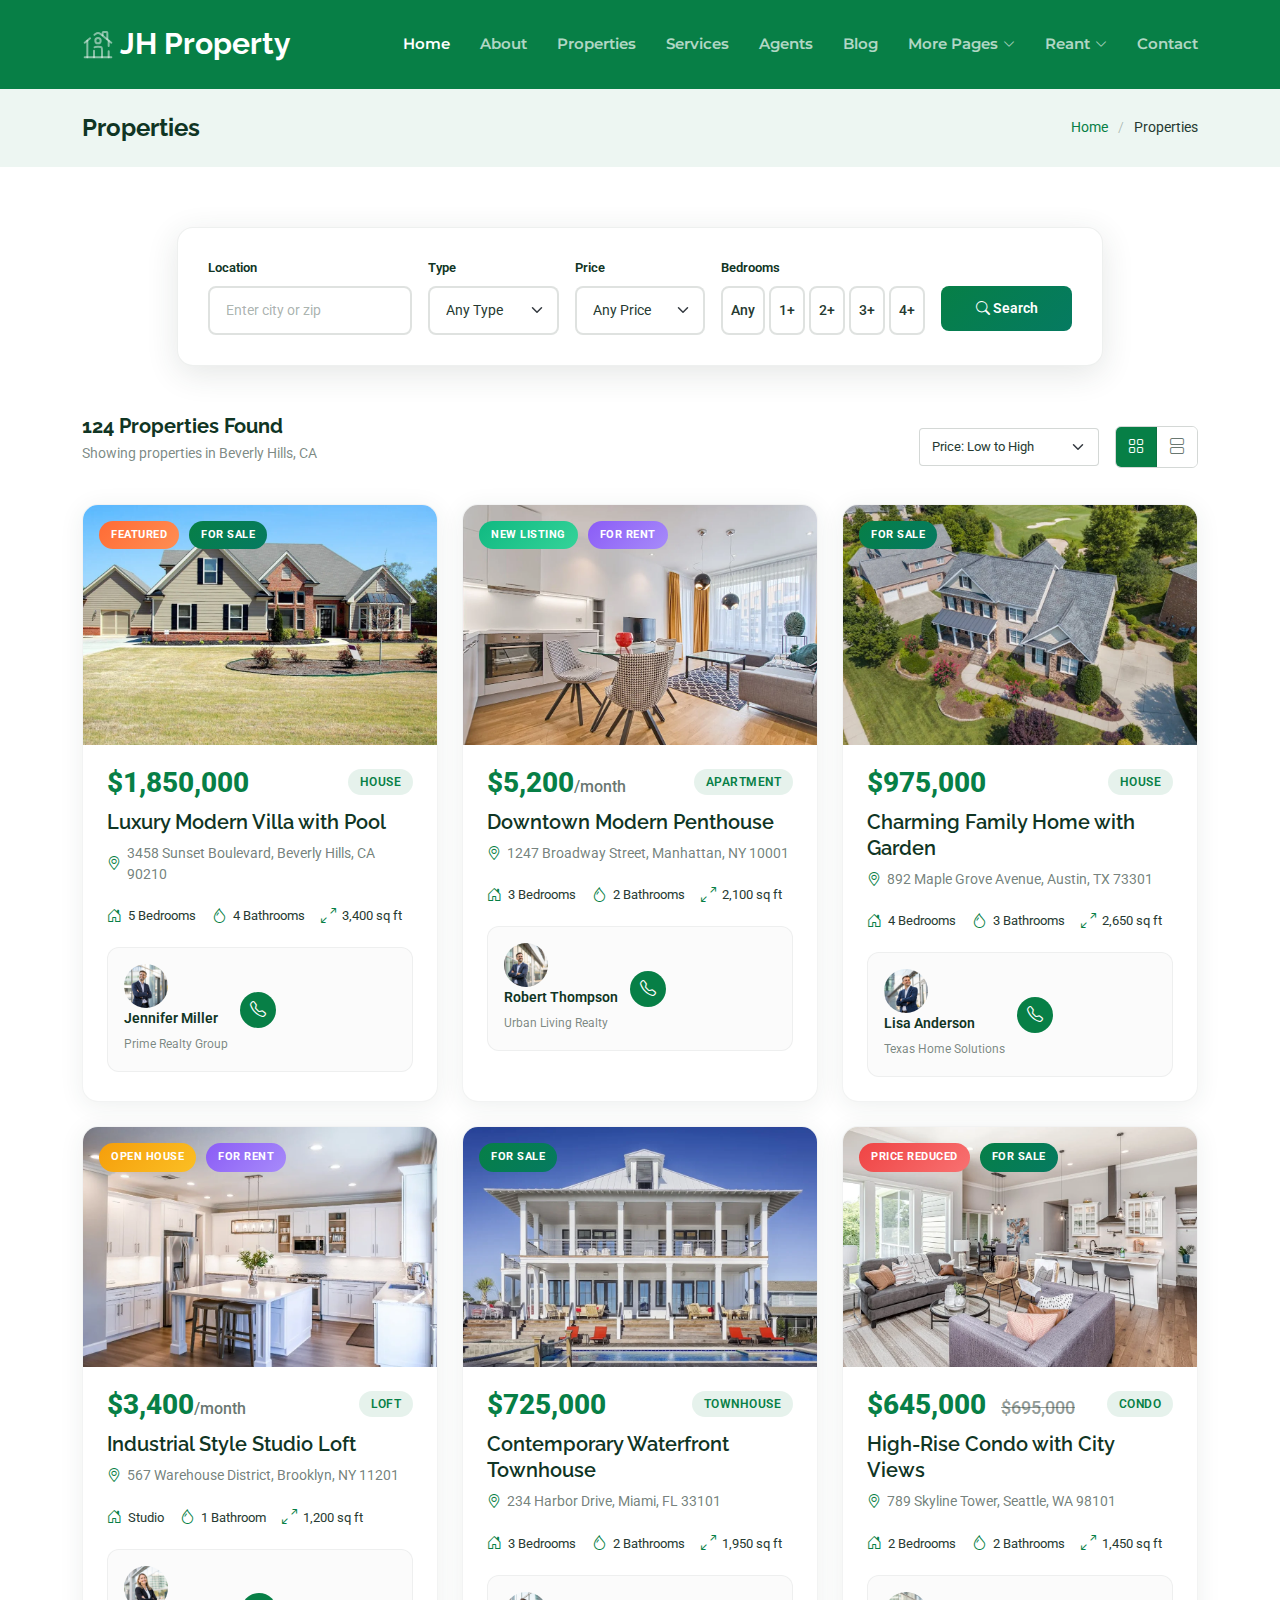
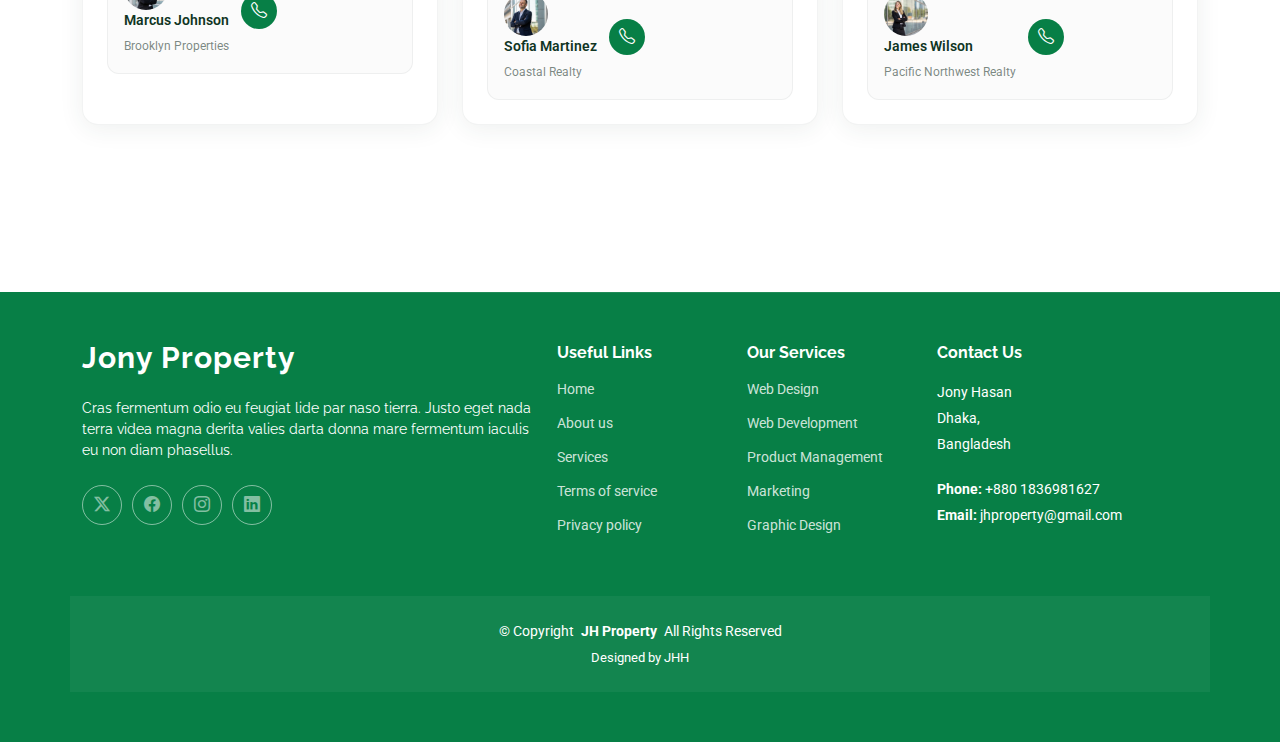
<file: properties.html>
<!DOCTYPE html>
<html lang="en">

<head>
  <meta charset="utf-8">
  <meta content="width=device-width, initial-scale=1.0" name="viewport">
  <title>Properties - HomeSpace Bootstrap Template</title>
  <meta name="description" content="">
  <meta name="keywords" content="">

  <!-- Favicons -->
  <link href="assets/img/favicon.png" rel="icon">
  <link href="assets/img/apple-touch-icon.png" rel="apple-touch-icon">

  <!-- Fonts -->
  <link href="https://fonts.googleapis.com" rel="preconnect">
  <link href="https://fonts.gstatic.com" rel="preconnect" crossorigin>
  <link href="https://fonts.googleapis.com/css2?family=Roboto:ital,wght@0,100;0,300;0,400;0,500;0,700;0,900;1,100;1,300;1,400;1,500;1,700;1,900&family=Montserrat:ital,wght@0,100;0,200;0,300;0,400;0,500;0,600;0,700;0,800;0,900;1,100;1,200;1,300;1,400;1,500;1,600;1,700;1,800;1,900&family=Raleway:ital,wght@0,100;0,200;0,300;0,400;0,500;0,600;0,700;0,800;0,900;1,100;1,200;1,300;1,400;1,500;1,600;1,700;1,800;1,900&display=swap" rel="stylesheet">

  <!-- Vendor CSS Files -->
  <link href="assets/vendor/bootstrap/css/bootstrap.min.css" rel="stylesheet">
  <link href="assets/vendor/bootstrap-icons/bootstrap-icons.css" rel="stylesheet">
  <link href="assets/vendor/aos/aos.css" rel="stylesheet">
  <link href="assets/vendor/swiper/swiper-bundle.min.css" rel="stylesheet">

  <!-- Main CSS File -->
  <link href="assets/css/main.css" rel="stylesheet">

  <!-- =======================================================
  * Template Name: HomeSpace
  * Template URL: https://bootstrapmade.com/homespace-bootstrap-real-estate-template/
  * Updated: Jul 05 2025 with Bootstrap v5.3.7
  * Author: BootstrapMade.com
  * License: https://bootstrapmade.com/license/
  ======================================================== -->
</head>

<body class="properties-page">

  <header id="header" class="header d-flex align-items-center sticky-top">
    <div class="container-fluid container-xl position-relative d-flex align-items-center justify-content-between">

      <a href="index.html" class="logo d-flex align-items-center">
        <!-- Uncomment the line below if you also wish to use an image logo -->
        <!-- <img src="assets/img/logo.webp" alt=""> -->
        <svg class="my-icon" viewBox="0 0 24 24" fill="none" xmlns="http://www.w3.org/2000/svg">
          <g id="bgCarrier" stroke-width="0"></g>
          <g id="tracerCarrier" stroke-linecap="round" stroke-linejoin="round"></g>
          <g id="iconCarrier">
            <path d="M22 22L2 22" stroke="currentColor" stroke-width="1.5" stroke-linecap="round"></path>
            <path d="M2 11L6.06296 7.74968M22 11L13.8741 4.49931C12.7784 3.62279 11.2216 3.62279 10.1259 4.49931L9.34398 5.12486" stroke="currentColor" stroke-width="1.5" stroke-linecap="round"></path>
            <path d="M15.5 5.5V3.5C15.5 3.22386 15.7239 3 16 3H18.5C18.7761 3 19 3.22386 19 3.5V8.5" stroke="currentColor" stroke-width="1.5" stroke-linecap="round"></path>
            <path d="M4 22V9.5" stroke="currentColor" stroke-width="1.5" stroke-linecap="round"></path>
            <path d="M20 9.5V13.5M20 22V17.5" stroke="currentColor" stroke-width="1.5" stroke-linecap="round"></path>
            <path d="M15 22V17C15 15.5858 15 14.8787 14.5607 14.4393C14.1213 14 13.4142 14 12 14C10.5858 14 9.87868 14 9.43934 14.4393M9 22V17" stroke="currentColor" stroke-width="1.5" stroke-linecap="round" stroke-linejoin="round"></path>
            <path d="M14 9.5C14 10.6046 13.1046 11.5 12 11.5C10.8954 11.5 10 10.6046 10 9.5C10 8.39543 10.8954 7.5 12 7.5C13.1046 7.5 14 8.39543 14 9.5Z" stroke="currentColor" stroke-width="1.5"></path>
          </g>
        </svg>
        <h1 class="sitename">JH Property</h1>
      </a>

      <nav id="navmenu" class="navmenu">
        <ul>
          <li><a href="index.html" class="active">Home</a></li>
          <li><a href="about.html">About</a></li>
          <li><a href="properties.html">Properties</a></li>
          <li><a href="services.html">Services</a></li>
          <li><a href="agents.html">Agents</a></li>
          <li><a href="blog.html">Blog</a></li>
          <li class="dropdown"><a href="#"><span>More Pages</span> <i class="bi bi-chevron-down toggle-dropdown"></i></a>
            <ul>
              <li><a href="property-details.html">Property Details</a></li>
              <li><a href="service-details.html">Service Details</a></li>
              <li><a href="agent-profile.html">Agent Profile</a></li>
              <li><a href="blog-details.html">Blog Details</a></li>
              <li><a href="terms.html">Terms</a></li>
              <li><a href="privacy.html">Privacy</a></li>
              <li><a href="404.html">404</a></li>
            </ul>
          </li>

          <li class="dropdown"><a href="#"><span>Reant</span> <i class="bi bi-chevron-down toggle-dropdown"></i></a>
            <ul>
              <li><a href="#">To-Let</a></li>
              <li class="dropdown"><a href="#"><span>Commasiyal Reant</span> <i class="bi bi-chevron-down toggle-dropdown"></i></a>
                <ul>
                  <li><a href="#">Resturent</a></li>
                  <li><a href="#">Shopes</a></li>
                  
                </ul>
              </li>
              <li><a href="#">Office</a></li>
             
            </ul>
          </li>
          <li><a href="contact.html">Contact</a></li>
        </ul>
        <i class="mobile-nav-toggle d-xl-none bi bi-list"></i>
      </nav>

    </div>
  </header>

  <main class="main">

    <!-- Page Title -->
    <div class="page-title light-background">
      <div class="container d-lg-flex justify-content-between align-items-center">
        <h1 class="mb-2 mb-lg-0">Properties</h1>
        <nav class="breadcrumbs">
          <ol>
            <li><a href="index.html">Home</a></li>
            <li class="current">Properties</li>
          </ol>
        </nav>
      </div>
    </div><!-- End Page Title -->

    <!-- Properties Section -->
    <section id="properties" class="properties section">

      <div class="container" data-aos="fade-up" data-aos-delay="100">

        <div class="search-bar mb-5" data-aos="fade-up" data-aos-delay="150">
          <div class="row justify-content-center">
            <div class="col-lg-10">
              <div class="search-wrapper">
                <div class="row g-3">
                  <div class="col-lg-3 col-md-6">
                    <div class="search-field">
                      <label>Location</label>
                      <input type="text" class="form-control" placeholder="Enter city or zip">
                    </div>
                  </div>
                  <div class="col-lg-2 col-md-6">
                    <div class="search-field">
                      <label>Type</label>
                      <select class="form-select">
                        <option>Any Type</option>
                        <option>House</option>
                        <option>Apartment</option>
                        <option>Condo</option>
                      </select>
                    </div>
                  </div>
                  <div class="col-lg-2 col-md-6">
                    <div class="search-field">
                      <label>Price</label>
                      <select class="form-select">
                        <option>Any Price</option>
                        <option>$0 - $500k</option>
                        <option>$500k - $1M</option>
                        <option>$1M+</option>
                      </select>
                    </div>
                  </div>
                  <div class="col-lg-3 col-md-6">
                    <div class="search-field">
                      <label>Bedrooms</label>
                      <div class="bedroom-quick">
                        <button class="bed-btn" data-beds="any">Any</button>
                        <button class="bed-btn" data-beds="1">1+</button>
                        <button class="bed-btn" data-beds="2">2+</button>
                        <button class="bed-btn" data-beds="3">3+</button>
                        <button class="bed-btn" data-beds="4">4+</button>
                      </div>
                    </div>
                  </div>
                  <div class="col-lg-2 col-md-12">
                    <div class="search-field">
                      <label>&nbsp;</label>
                      <button class="btn btn-primary w-100 search-btn">
                        <i class="bi bi-search"></i> Search
                      </button>
                    </div>
                  </div>
                </div>
              </div>
            </div>
          </div>
        </div>

        <div class="results-header mb-4" data-aos="fade-up" data-aos-delay="200">
          <div class="row align-items-center">
            <div class="col-lg-6">
              <div class="results-info">
                <h5>124 Properties Found</h5>
                <p class="text-muted">Showing properties in Beverly Hills, CA</p>
              </div>
            </div>
            <div class="col-lg-6">
              <div class="results-controls">
                <div class="d-flex gap-3 align-items-center justify-content-lg-end">
                  <div class="sort-dropdown">
                    <select class="form-select form-select-sm">
                      <option>Price: Low to High</option>
                      <option>Price: High to Low</option>
                      <option>Newest First</option>
                      <option>Largest Size</option>
                    </select>
                  </div>
                  <div class="view-toggle">
                    <button class="view-btn active" data-view="masonry">
                      <i class="bi bi-grid"></i>
                    </button>
                    <button class="view-btn" data-view="rows">
                      <i class="bi bi-view-stacked"></i>
                    </button>
                  </div>
                </div>
              </div>
            </div>
          </div>
        </div>

        <div class="properties-container">

          <div class="properties-masonry view-masonry active" data-aos="fade-up" data-aos-delay="250">
            <div class="row g-4">

              <div class="col-lg-4 col-md-6">
                <div class="property-item">
                  <a href="property-details.html" class="property-link">
                    <div class="property-image-wrapper">
                      <img src="assets/img/real-estate/property-exterior-2.webp" alt="Luxury Villa" class="img-fluid">
                      <div class="property-status">
                        <span class="status-badge featured">Featured</span>
                        <span class="status-badge sale">For Sale</span>
                      </div>
                      <div class="property-actions">
                        <button class="action-btn favorite-btn" data-toggle="tooltip" title="Add to Favorites">
                          <i class="bi bi-heart"></i>
                        </button>
                        <button class="action-btn share-btn" data-toggle="tooltip" title="Share Property">
                          <i class="bi bi-share"></i>
                        </button>
                        <button class="action-btn gallery-btn" data-toggle="tooltip" title="View Gallery">
                          <i class="bi bi-images"></i>
                          <span class="gallery-count">14</span>
                        </button>
                      </div>
                    </div>
                  </a>
                  <div class="property-details"><a href="property-details.html" class="property-link">
                      <div class="property-header">
                        <div class="property-price">$1,850,000</div>
                        <div class="property-type">House</div>
                      </div>
                      <h4 class="property-title">Luxury Modern Villa with Pool</h4>
                      <p class="property-address">
                        <i class="bi bi-geo-alt"></i>
                        3458 Sunset Boulevard, Beverly Hills, CA 90210
                      </p>
                      <div class="property-specs">
                        <div class="spec-item">
                          <i class="bi bi-house-door"></i>
                          <span>5 Bedrooms</span>
                        </div>
                        <div class="spec-item">
                          <i class="bi bi-droplet"></i>
                          <span>4 Bathrooms</span>
                        </div>
                        <div class="spec-item">
                          <i class="bi bi-arrows-angle-expand"></i>
                          <span>3,400 sq ft</span>
                        </div>
                      </div>
                    </a>
                    <div class="property-agent-info"><a href="property-details.html" class="property-link">
                        <div class="agent-avatar">
                          <img src="assets/img/real-estate/agent-2.webp" alt="Agent">
                        </div>
                        <div class="agent-details">
                          <strong>Jennifer Miller</strong>
                          <span>Prime Realty Group</span>
                        </div>
                      </a>
                      <div class="agent-contact"><a href="property-details.html" class="property-link">
                        </a><a href="tel:+15551234567" class="contact-btn">
                          <i class="bi bi-telephone"></i>
                        </a>
                      </div>
                    </div>
                  </div>

                </div>
              </div><!-- End Property Item -->

              <div class="col-lg-4 col-md-6">
                <div class="property-item">
                  <a href="property-details.html" class="property-link">
                    <div class="property-image-wrapper">
                      <img src="assets/img/real-estate/property-interior-1.webp" alt="Modern Apartment" class="img-fluid">
                      <div class="property-status">
                        <span class="status-badge new">New Listing</span>
                        <span class="status-badge rent">For Rent</span>
                      </div>
                      <div class="property-actions">
                        <button class="action-btn favorite-btn" data-toggle="tooltip" title="Add to Favorites">
                          <i class="bi bi-heart"></i>
                        </button>
                        <button class="action-btn share-btn" data-toggle="tooltip" title="Share Property">
                          <i class="bi bi-share"></i>
                        </button>
                        <button class="action-btn gallery-btn" data-toggle="tooltip" title="View Gallery">
                          <i class="bi bi-images"></i>
                          <span class="gallery-count">9</span>
                        </button>
                      </div>
                    </div>
                  </a>
                  <div class="property-details"><a href="property-details.html" class="property-link">
                      <div class="property-header">
                        <div class="property-price">$5,200<span>/month</span></div>
                        <div class="property-type">Apartment</div>
                      </div>
                      <h4 class="property-title">Downtown Modern Penthouse</h4>
                      <p class="property-address">
                        <i class="bi bi-geo-alt"></i>
                        1247 Broadway Street, Manhattan, NY 10001
                      </p>
                      <div class="property-specs">
                        <div class="spec-item">
                          <i class="bi bi-house-door"></i>
                          <span>3 Bedrooms</span>
                        </div>
                        <div class="spec-item">
                          <i class="bi bi-droplet"></i>
                          <span>2 Bathrooms</span>
                        </div>
                        <div class="spec-item">
                          <i class="bi bi-arrows-angle-expand"></i>
                          <span>2,100 sq ft</span>
                        </div>
                      </div>
                    </a>
                    <div class="property-agent-info"><a href="property-details.html" class="property-link">
                        <div class="agent-avatar">
                          <img src="assets/img/real-estate/agent-4.webp" alt="Agent">
                        </div>
                        <div class="agent-details">
                          <strong>Robert Thompson</strong>
                          <span>Urban Living Realty</span>
                        </div>
                      </a>
                      <div class="agent-contact"><a href="property-details.html" class="property-link">
                        </a><a href="tel:+15552345678" class="contact-btn">
                          <i class="bi bi-telephone"></i>
                        </a>
                      </div>
                    </div>
                  </div>

                </div>
              </div><!-- End Property Item -->

              <div class="col-lg-4 col-md-6">
                <div class="property-item">
                  <a href="property-details.html" class="property-link">
                    <div class="property-image-wrapper">
                      <img src="assets/img/real-estate/property-exterior-5.webp" alt="Family Home" class="img-fluid">
                      <div class="property-status">
                        <span class="status-badge sale">For Sale</span>
                      </div>
                      <div class="property-actions">
                        <button class="action-btn favorite-btn" data-toggle="tooltip" title="Add to Favorites">
                          <i class="bi bi-heart"></i>
                        </button>
                        <button class="action-btn share-btn" data-toggle="tooltip" title="Share Property">
                          <i class="bi bi-share"></i>
                        </button>
                        <button class="action-btn gallery-btn" data-toggle="tooltip" title="View Gallery">
                          <i class="bi bi-images"></i>
                          <span class="gallery-count">11</span>
                        </button>
                      </div>
                    </div>
                  </a>
                  <div class="property-details"><a href="property-details.html" class="property-link">
                      <div class="property-header">
                        <div class="property-price">$975,000</div>
                        <div class="property-type">House</div>
                      </div>
                      <h4 class="property-title">Charming Family Home with Garden</h4>
                      <p class="property-address">
                        <i class="bi bi-geo-alt"></i>
                        892 Maple Grove Avenue, Austin, TX 73301
                      </p>
                      <div class="property-specs">
                        <div class="spec-item">
                          <i class="bi bi-house-door"></i>
                          <span>4 Bedrooms</span>
                        </div>
                        <div class="spec-item">
                          <i class="bi bi-droplet"></i>
                          <span>3 Bathrooms</span>
                        </div>
                        <div class="spec-item">
                          <i class="bi bi-arrows-angle-expand"></i>
                          <span>2,650 sq ft</span>
                        </div>
                      </div>
                    </a>
                    <div class="property-agent-info"><a href="property-details.html" class="property-link">
                        <div class="agent-avatar">
                          <img src="assets/img/real-estate/agent-6.webp" alt="Agent">
                        </div>
                        <div class="agent-details">
                          <strong>Lisa Anderson</strong>
                          <span>Texas Home Solutions</span>
                        </div>
                      </a>
                      <div class="agent-contact"><a href="property-details.html" class="property-link">
                        </a><a href="tel:+15553456789" class="contact-btn">
                          <i class="bi bi-telephone"></i>
                        </a>
                      </div>
                    </div>
                  </div>

                </div>
              </div><!-- End Property Item -->

              <div class="col-lg-4 col-md-6">
                <div class="property-item">
                  <a href="property-details.html" class="property-link">
                    <div class="property-image-wrapper">
                      <img src="assets/img/real-estate/property-interior-6.webp" alt="Studio Loft" class="img-fluid">
                      <div class="property-status">
                        <span class="status-badge open">Open House</span>
                        <span class="status-badge rent">For Rent</span>
                      </div>
                      <div class="property-actions">
                        <button class="action-btn favorite-btn" data-toggle="tooltip" title="Add to Favorites">
                          <i class="bi bi-heart"></i>
                        </button>
                        <button class="action-btn share-btn" data-toggle="tooltip" title="Share Property">
                          <i class="bi bi-share"></i>
                        </button>
                        <button class="action-btn gallery-btn" data-toggle="tooltip" title="View Gallery">
                          <i class="bi bi-images"></i>
                          <span class="gallery-count">7</span>
                        </button>
                      </div>
                    </div>
                  </a>
                  <div class="property-details"><a href="property-details.html" class="property-link">
                      <div class="property-header">
                        <div class="property-price">$3,400<span>/month</span></div>
                        <div class="property-type">Loft</div>
                      </div>
                      <h4 class="property-title">Industrial Style Studio Loft</h4>
                      <p class="property-address">
                        <i class="bi bi-geo-alt"></i>
                        567 Warehouse District, Brooklyn, NY 11201
                      </p>
                      <div class="property-specs">
                        <div class="spec-item">
                          <i class="bi bi-house-door"></i>
                          <span>Studio</span>
                        </div>
                        <div class="spec-item">
                          <i class="bi bi-droplet"></i>
                          <span>1 Bathroom</span>
                        </div>
                        <div class="spec-item">
                          <i class="bi bi-arrows-angle-expand"></i>
                          <span>1,200 sq ft</span>
                        </div>
                      </div>
                    </a>
                    <div class="property-agent-info"><a href="property-details.html" class="property-link">
                        <div class="agent-avatar">
                          <img src="assets/img/real-estate/agent-8.webp" alt="Agent">
                        </div>
                        <div class="agent-details">
                          <strong>Marcus Johnson</strong>
                          <span>Brooklyn Properties</span>
                        </div>
                      </a>
                      <div class="agent-contact"><a href="property-details.html" class="property-link">
                        </a><a href="tel:+15554567890" class="contact-btn">
                          <i class="bi bi-telephone"></i>
                        </a>
                      </div>
                    </div>
                  </div>

                </div>
              </div><!-- End Property Item -->

              <div class="col-lg-4 col-md-6">
                <div class="property-item">
                  <a href="property-details.html" class="property-link">
                    <div class="property-image-wrapper">
                      <img src="assets/img/real-estate/property-exterior-7.webp" alt="Townhouse" class="img-fluid">
                      <div class="property-status">
                        <span class="status-badge sale">For Sale</span>
                      </div>
                      <div class="property-actions">
                        <button class="action-btn favorite-btn" data-toggle="tooltip" title="Add to Favorites">
                          <i class="bi bi-heart"></i>
                        </button>
                        <button class="action-btn share-btn" data-toggle="tooltip" title="Share Property">
                          <i class="bi bi-share"></i>
                        </button>
                        <button class="action-btn gallery-btn" data-toggle="tooltip" title="View Gallery">
                          <i class="bi bi-images"></i>
                          <span class="gallery-count">16</span>
                        </button>
                      </div>
                    </div>
                  </a>
                  <div class="property-details"><a href="property-details.html" class="property-link">
                      <div class="property-header">
                        <div class="property-price">$725,000</div>
                        <div class="property-type">Townhouse</div>
                      </div>
                      <h4 class="property-title">Contemporary Waterfront Townhouse</h4>
                      <p class="property-address">
                        <i class="bi bi-geo-alt"></i>
                        234 Harbor Drive, Miami, FL 33101
                      </p>
                      <div class="property-specs">
                        <div class="spec-item">
                          <i class="bi bi-house-door"></i>
                          <span>3 Bedrooms</span>
                        </div>
                        <div class="spec-item">
                          <i class="bi bi-droplet"></i>
                          <span>2 Bathrooms</span>
                        </div>
                        <div class="spec-item">
                          <i class="bi bi-arrows-angle-expand"></i>
                          <span>1,950 sq ft</span>
                        </div>
                      </div>
                    </a>
                    <div class="property-agent-info"><a href="property-details.html" class="property-link">
                        <div class="agent-avatar">
                          <img src="assets/img/real-estate/agent-9.webp" alt="Agent">
                        </div>
                        <div class="agent-details">
                          <strong>Sofia Martinez</strong>
                          <span>Coastal Realty</span>
                        </div>
                      </a>
                      <div class="agent-contact"><a href="property-details.html" class="property-link">
                        </a><a href="tel:+15555678901" class="contact-btn">
                          <i class="bi bi-telephone"></i>
                        </a>
                      </div>
                    </div>
                  </div>

                </div>
              </div><!-- End Property Item -->

              <div class="col-lg-4 col-md-6">
                <div class="property-item">
                  <a href="property-details.html" class="property-link">
                    <div class="property-image-wrapper">
                      <img src="assets/img/real-estate/property-interior-8.webp" alt="Condo" class="img-fluid">
                      <div class="property-status">
                        <span class="status-badge reduced">Price Reduced</span>
                        <span class="status-badge sale">For Sale</span>
                      </div>
                      <div class="property-actions">
                        <button class="action-btn favorite-btn" data-toggle="tooltip" title="Add to Favorites">
                          <i class="bi bi-heart"></i>
                        </button>
                        <button class="action-btn share-btn" data-toggle="tooltip" title="Share Property">
                          <i class="bi bi-share"></i>
                        </button>
                        <button class="action-btn gallery-btn" data-toggle="tooltip" title="View Gallery">
                          <i class="bi bi-images"></i>
                          <span class="gallery-count">12</span>
                        </button>
                      </div>
                    </div>
                  </a>
                  <div class="property-details"><a href="property-details.html" class="property-link">
                      <div class="property-header">
                        <div class="property-price">$645,000 <span class="old-price">$695,000</span></div>
                        <div class="property-type">Condo</div>
                      </div>
                      <h4 class="property-title">High-Rise Condo with City Views</h4>
                      <p class="property-address">
                        <i class="bi bi-geo-alt"></i>
                        789 Skyline Tower, Seattle, WA 98101
                      </p>
                      <div class="property-specs">
                        <div class="spec-item">
                          <i class="bi bi-house-door"></i>
                          <span>2 Bedrooms</span>
                        </div>
                        <div class="spec-item">
                          <i class="bi bi-droplet"></i>
                          <span>2 Bathrooms</span>
                        </div>
                        <div class="spec-item">
                          <i class="bi bi-arrows-angle-expand"></i>
                          <span>1,450 sq ft</span>
                        </div>
                      </div>
                    </a>
                    <div class="property-agent-info"><a href="property-details.html" class="property-link">
                        <div class="agent-avatar">
                          <img src="assets/img/real-estate/agent-10.webp" alt="Agent">
                        </div>
                        <div class="agent-details">
                          <strong>James Wilson</strong>
                          <span>Pacific Northwest Realty</span>
                        </div>
                      </a>
                      <div class="agent-contact"><a href="property-details.html" class="property-link">
                        </a><a href="tel:+15556789012" class="contact-btn">
                          <i class="bi bi-telephone"></i>
                        </a>
                      </div>
                    </div>
                  </div>

                </div>
              </div><!-- End Property Item -->

            </div>
          </div>

          <div class="properties-rows view-rows">
            <div class="row g-4">

              <div class="col-12">
                <div class="property-row-item">
                  <a href="property-details.html" class="property-row-link">
                    <div class="row align-items-center">
                      <div class="col-lg-4">
                        <div class="property-image-wrapper">
                          <img src="assets/img/real-estate/property-exterior-2.webp" alt="Luxury Villa" class="img-fluid">
                          <div class="property-status">
                            <span class="status-badge featured">Featured</span>
                          </div>
                        </div>
                      </div>
                      <div class="col-lg-8">
                        <div class="property-row-content">
                          <div class="row align-items-center">
                            <div class="col-lg-8">
                              <div class="property-info">
                                <div class="property-header">
                                  <h4 class="property-title">Luxury Modern Villa with Pool</h4>
                                  <div class="property-type-price">
                                    <span class="property-type">House</span>
                                    <span class="property-price">$1,850,000</span>
                                  </div>
                                </div>
                                <p class="property-address">
                                  <i class="bi bi-geo-alt"></i>
                                  3458 Sunset Boulevard, Beverly Hills, CA 90210
                                </p>
                                <div class="property-specs">
                                  <span><i class="bi bi-house-door"></i> 5 Bed</span>
                                  <span><i class="bi bi-droplet"></i> 4 Bath</span>
                                  <span><i class="bi bi-arrows-angle-expand"></i> 3,400 sq ft</span>
                                </div>
                                <div class="property-agent">
                                  <img src="assets/img/real-estate/agent-2.webp" alt="Agent" class="agent-avatar">
                                  <span>Jennifer Miller, Prime Realty Group</span>
                                </div>
                              </div>
                            </div>
                            <div class="col-lg-4">
                              <div class="property-actions">
                                <div class="action-buttons">
                                  <button class="action-btn favorite-btn">
                                    <i class="bi bi-heart"></i> Save
                                  </button>
                                  <button class="action-btn contact-btn">
                                    <i class="bi bi-telephone"></i> Call
                                  </button>
                                  <button class="action-btn gallery-btn">
                                    <i class="bi bi-images"></i> 14 Photos
                                  </button>
                                </div>
                                <span class="btn btn-primary view-details-btn">View Details</span>
                              </div>
                            </div>
                          </div>
                        </div>
                      </div>
                    </div>
                  </a>
                </div>
              </div><!-- End Property Row Item -->

              <div class="col-12">
                <div class="property-row-item">
                  <a href="property-details.html" class="property-row-link">
                    <div class="row align-items-center">
                      <div class="col-lg-4">
                        <div class="property-image-wrapper">
                          <img src="assets/img/real-estate/property-interior-1.webp" alt="Modern Apartment" class="img-fluid">
                          <div class="property-status">
                            <span class="status-badge new">New</span>
                          </div>
                        </div>
                      </div>
                      <div class="col-lg-8">
                        <div class="property-row-content">
                          <div class="row align-items-center">
                            <div class="col-lg-8">
                              <div class="property-info">
                                <div class="property-header">
                                  <h4 class="property-title">Downtown Modern Penthouse</h4>
                                  <div class="property-type-price">
                                    <span class="property-type">Apartment</span>
                                    <span class="property-price">$5,200<small>/month</small></span>
                                  </div>
                                </div>
                                <p class="property-address">
                                  <i class="bi bi-geo-alt"></i>
                                  1247 Broadway Street, Manhattan, NY 10001
                                </p>
                                <div class="property-specs">
                                  <span><i class="bi bi-house-door"></i> 3 Bed</span>
                                  <span><i class="bi bi-droplet"></i> 2 Bath</span>
                                  <span><i class="bi bi-arrows-angle-expand"></i> 2,100 sq ft</span>
                                </div>
                                <div class="property-agent">
                                  <img src="assets/img/real-estate/agent-4.webp" alt="Agent" class="agent-avatar">
                                  <span>Robert Thompson, Urban Living Realty</span>
                                </div>
                              </div>
                            </div>
                            <div class="col-lg-4">
                              <div class="property-actions">
                                <div class="action-buttons">
                                  <button class="action-btn favorite-btn">
                                    <i class="bi bi-heart"></i> Save
                                  </button>
                                  <button class="action-btn contact-btn">
                                    <i class="bi bi-telephone"></i> Call
                                  </button>
                                  <button class="action-btn gallery-btn">
                                    <i class="bi bi-images"></i> 9 Photos
                                  </button>
                                </div>
                                <span class="btn btn-primary view-details-btn">View Details</span>
                              </div>
                            </div>
                          </div>
                        </div>
                      </div>
                    </div>
                  </a>
                </div>
              </div><!-- End Property Row Item -->

              <div class="col-12">
                <div class="property-row-item">
                  <a href="property-details.html" class="property-row-link">
                    <div class="row align-items-center">
                      <div class="col-lg-4">
                        <div class="property-image-wrapper">
                          <img src="assets/img/real-estate/property-exterior-5.webp" alt="Family Home" class="img-fluid">
                          <div class="property-status">
                            <span class="status-badge sale">For Sale</span>
                          </div>
                        </div>
                      </div>
                      <div class="col-lg-8">
                        <div class="property-row-content">
                          <div class="row align-items-center">
                            <div class="col-lg-8">
                              <div class="property-info">
                                <div class="property-header">
                                  <h4 class="property-title">Charming Family Home with Garden</h4>
                                  <div class="property-type-price">
                                    <span class="property-type">House</span>
                                    <span class="property-price">$975,000</span>
                                  </div>
                                </div>
                                <p class="property-address">
                                  <i class="bi bi-geo-alt"></i>
                                  892 Maple Grove Avenue, Austin, TX 73301
                                </p>
                                <div class="property-specs">
                                  <span><i class="bi bi-house-door"></i> 4 Bed</span>
                                  <span><i class="bi bi-droplet"></i> 3 Bath</span>
                                  <span><i class="bi bi-arrows-angle-expand"></i> 2,650 sq ft</span>
                                </div>
                                <div class="property-agent">
                                  <img src="assets/img/real-estate/agent-6.webp" alt="Agent" class="agent-avatar">
                                  <span>Lisa Anderson, Texas Home Solutions</span>
                                </div>
                              </div>
                            </div>
                            <div class="col-lg-4">
                              <div class="property-actions">
                                <div class="action-buttons">
                                  <button class="action-btn favorite-btn">
                                    <i class="bi bi-heart"></i> Save
                                  </button>
                                  <button class="action-btn contact-btn">
                                    <i class="bi bi-telephone"></i> Call
                                  </button>
                                  <button class="action-btn gallery-btn">
                                    <i class="bi bi-images"></i> 11 Photos
                                  </button>
                                </div>
                                <span class="btn btn-primary view-details-btn">View Details</span>
                              </div>
                            </div>
                          </div>
                        </div>
                      </div>
                    </div>
                  </a>
                </div>
              </div><!-- End Property Row Item -->

            </div>
          </div>

        </div>

        <nav class="pagination-wrapper mt-5" data-aos="fade-up" data-aos-delay="350">
          <div class="row justify-content-between align-items-center">
            <div class="col-lg-6">
              <div class="pagination-info">
                <p>Showing <strong>1-6</strong> of <strong>124</strong> properties</p>
              </div>
            </div>
            <div class="col-lg-6">
              <ul class="pagination justify-content-lg-end">
                <li class="page-item disabled">
                  <a class="page-link" href="#">
                    <i class="bi bi-chevron-left"></i>
                  </a>
                </li>
                <li class="page-item active"><a class="page-link" href="#">1</a></li>
                <li class="page-item"><a class="page-link" href="#">2</a></li>
                <li class="page-item"><a class="page-link" href="#">3</a></li>
                <li class="page-item"><a class="page-link" href="#">...</a></li>
                <li class="page-item"><a class="page-link" href="#">21</a></li>
                <li class="page-item">
                  <a class="page-link" href="#">
                    <i class="bi bi-chevron-right"></i>
                  </a>
                </li>
              </ul>
            </div>
          </div>
        </nav>

      </div>

    </section><!-- /Properties Section -->

  </main>

  <footer id="footer" class="footer accent-background">

    <div class="container footer-top">
      <div class="row gy-4">
        <div class="col-lg-5 col-md-12 footer-about">
          <a href="index.html" class="logo d-flex align-items-center">
            <span class="sitename">Jony Property</span>
          </a>
          <p>Cras fermentum odio eu feugiat lide par naso tierra. Justo eget nada terra videa magna derita valies darta donna mare fermentum iaculis eu non diam phasellus.</p>
          <div class="social-links d-flex mt-4">
            <a href=""><i class="bi bi-twitter-x"></i></a>
            <a href=""><i class="bi bi-facebook"></i></a>
            <a href=""><i class="bi bi-instagram"></i></a>
            <a href=""><i class="bi bi-linkedin"></i></a>
          </div>
        </div>

        <div class="col-lg-2 col-6 footer-links">
          <h4>Useful Links</h4>
          <ul>
            <li><a href="#">Home</a></li>
            <li><a href="#">About us</a></li>
            <li><a href="#">Services</a></li>
            <li><a href="#">Terms of service</a></li>
            <li><a href="#">Privacy policy</a></li>
          </ul>
        </div>

        <div class="col-lg-2 col-6 footer-links">
          <h4>Our Services</h4>
          <ul>
            <li><a href="#">Web Design</a></li>
            <li><a href="#">Web Development</a></li>
            <li><a href="#">Product Management</a></li>
            <li><a href="#">Marketing</a></li>
            <li><a href="#">Graphic Design</a></li>
          </ul>
        </div>

        <div class="col-lg-3 col-md-12 footer-contact text-center text-md-start">
          <h4>Contact Us</h4>
          <p>Jony Hasan</p>
          <p>Dhaka, </p>
          <p>Bangladesh</p>
          <p class="mt-4"><strong>Phone:</strong> <span>+880 1836981627</span></p>
          <p><strong>Email:</strong> <span>jhproperty@gmail.com</span></p>
        </div>

      </div>
    </div>

    <div class="container copyright text-center mt-4">
      <p>© <span>Copyright</span> <strong class="px-1 sitename">JH Property</strong> <span>All Rights Reserved</span></p>
      <div class="credits">
        <!-- All the links in the footer should remain intact. -->
        <!-- You can delete the links only if you've purchased the pro version. -->
        <!-- Licensing information: https://bootstrapmade.com/license/ -->
        <!-- Purchase the pro version with working PHP/AJAX contact form: [buy-url] -->
        Designed by <a href="https://bootstrapmade.com/">JHH</a>
      </div>
    </div>

  </footer>

  <!-- Scroll Top -->
  <a href="#" id="scroll-top" class="scroll-top d-flex align-items-center justify-content-center"><i class="bi bi-arrow-up-short"></i></a>

  <!-- Preloader -->
  <div id="preloader"></div>

  <!-- Vendor JS Files -->
  <script src="assets/vendor/bootstrap/js/bootstrap.bundle.min.js"></script>
  <script src="assets/vendor/php-email-form/validate.js"></script>
  <script src="assets/vendor/aos/aos.js"></script>
  <script src="assets/vendor/purecounter/purecounter_vanilla.js"></script>
  <script src="assets/vendor/swiper/swiper-bundle.min.js"></script>

  <!-- Main JS File -->
  <script src="assets/js/main.js"></script>

</body>

</html>
</file>
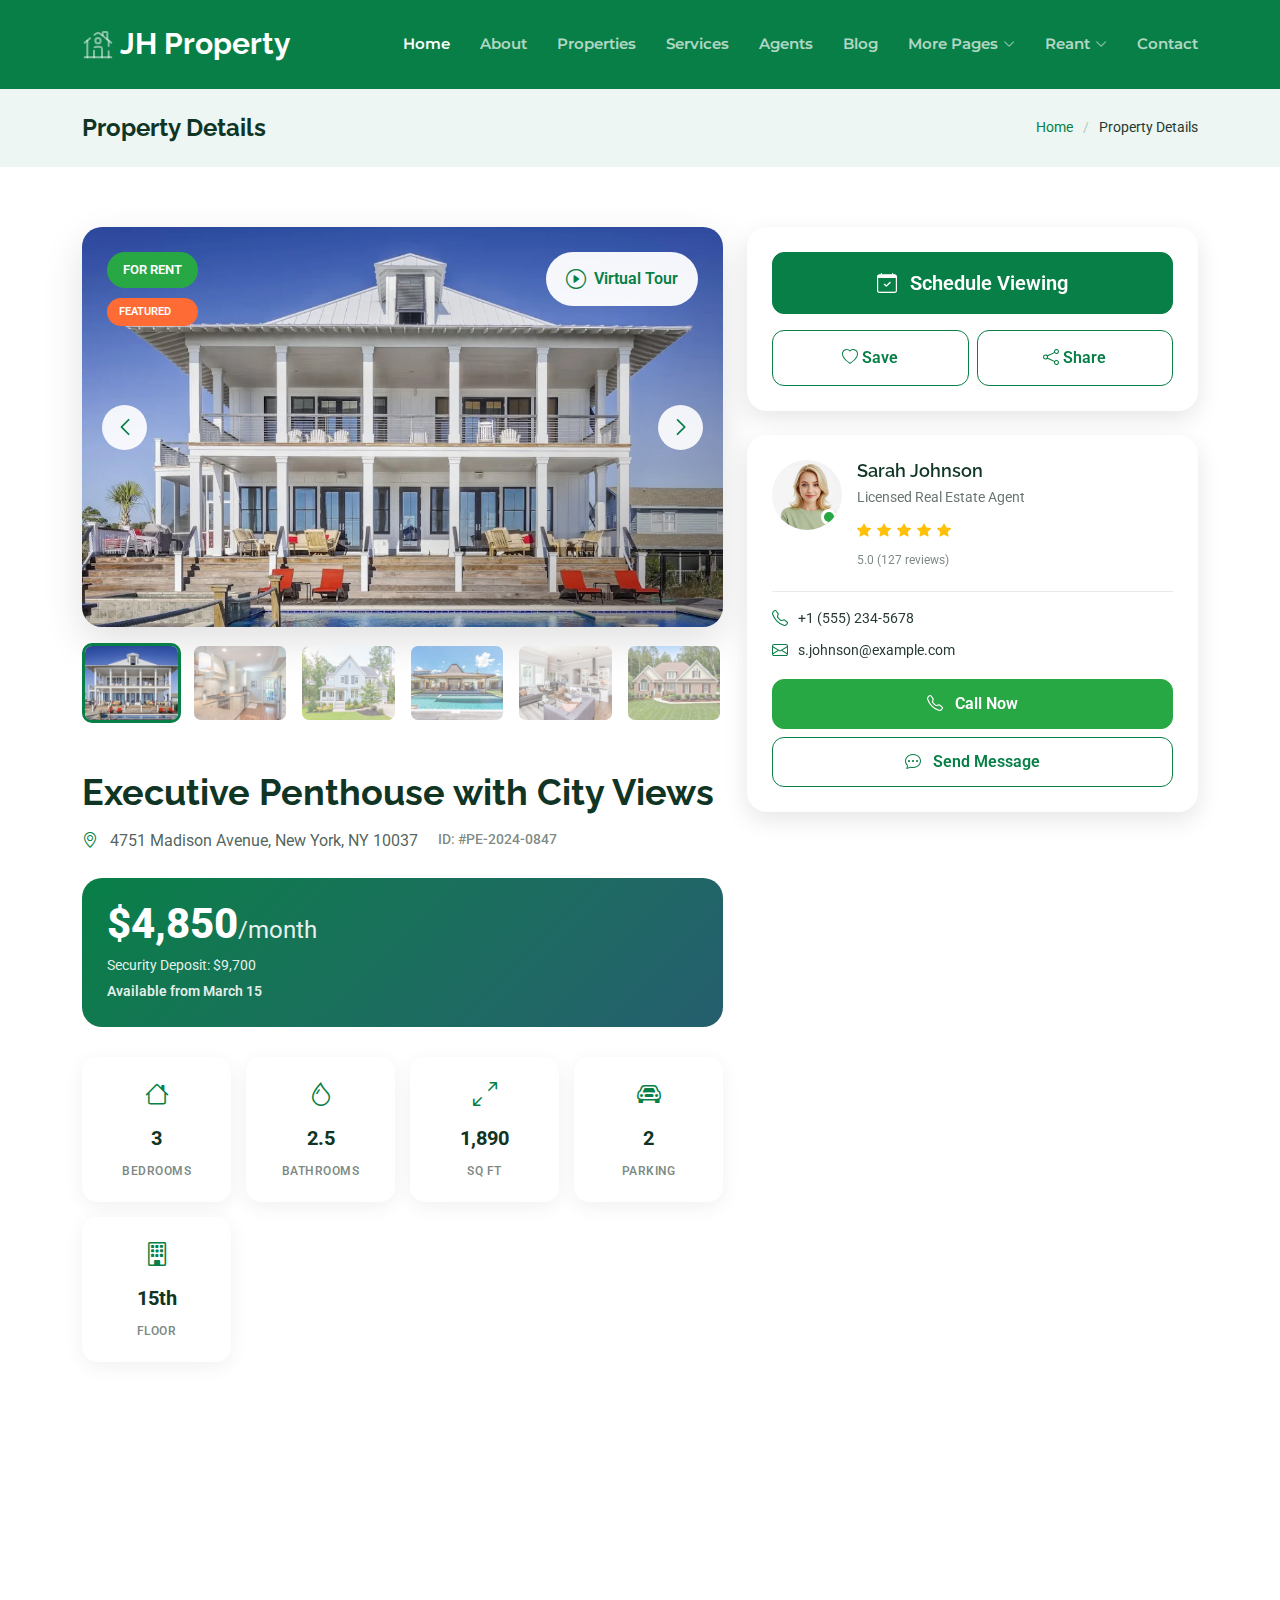
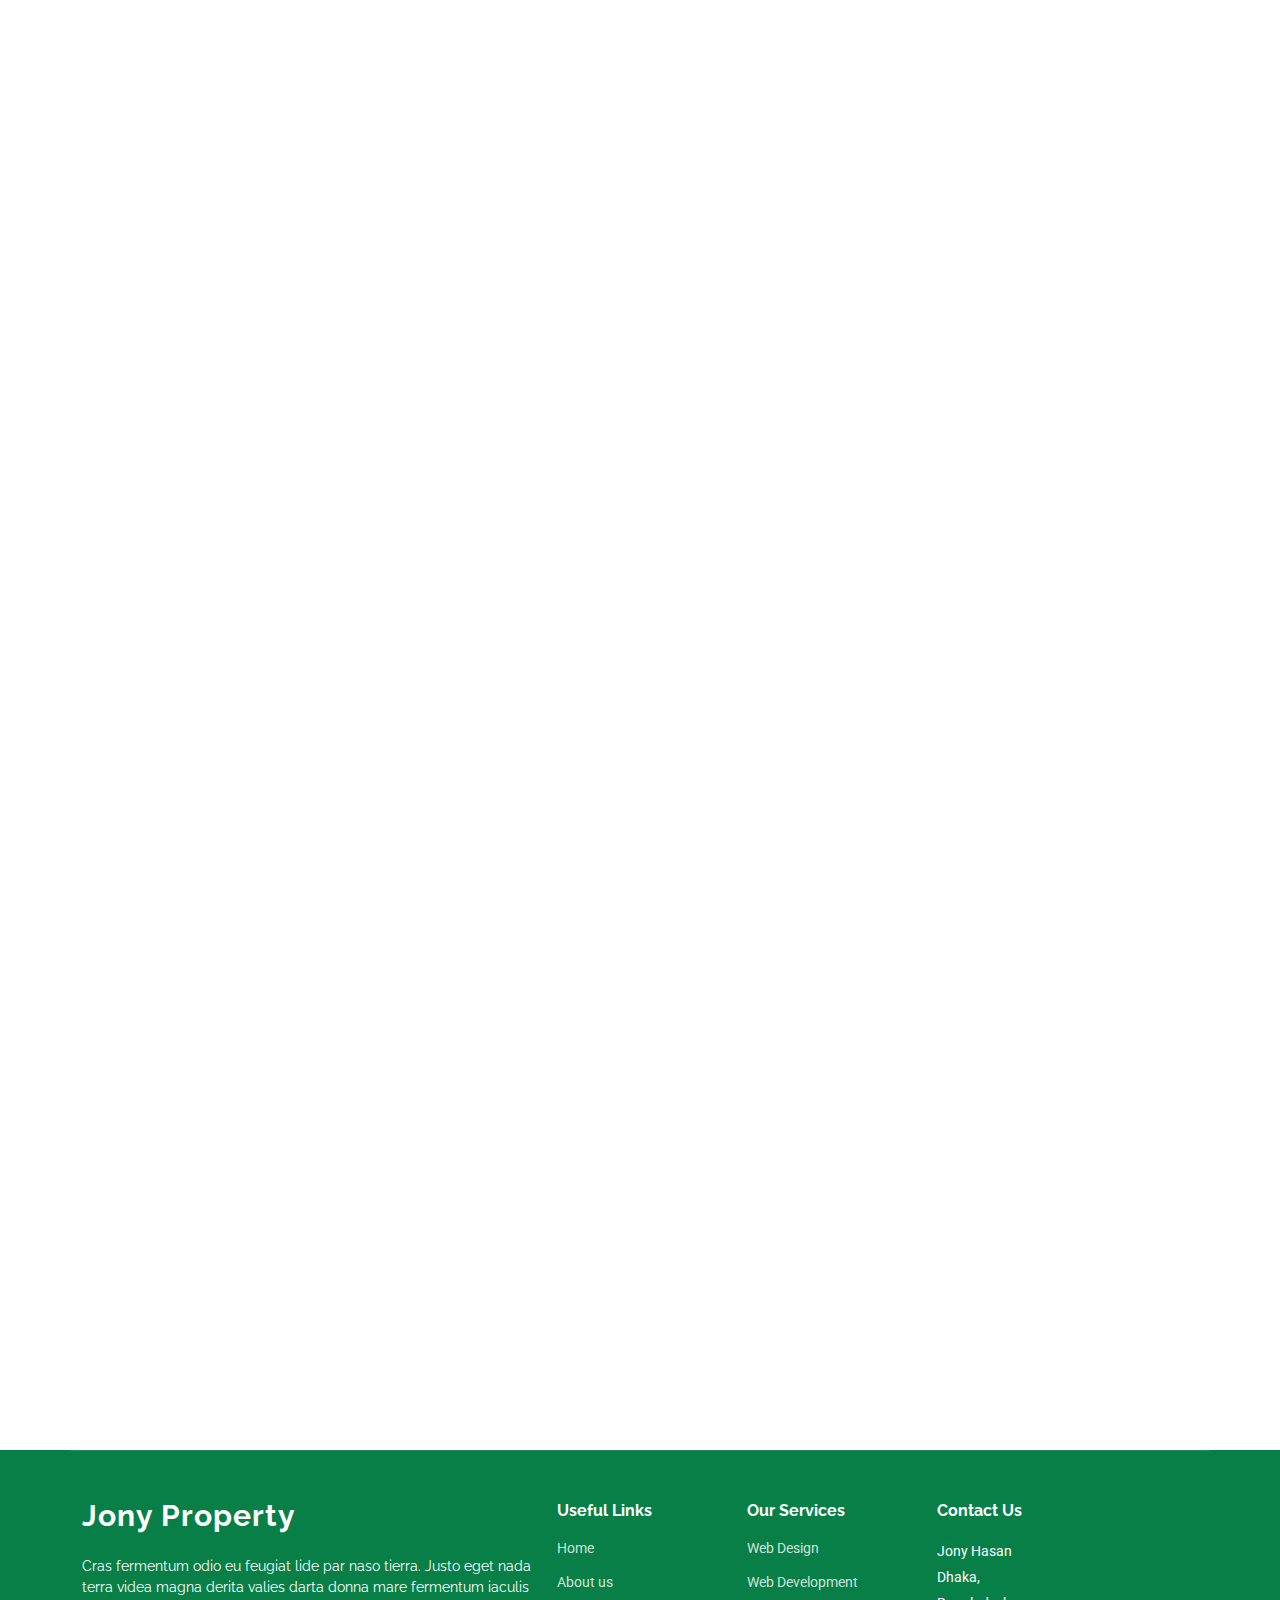
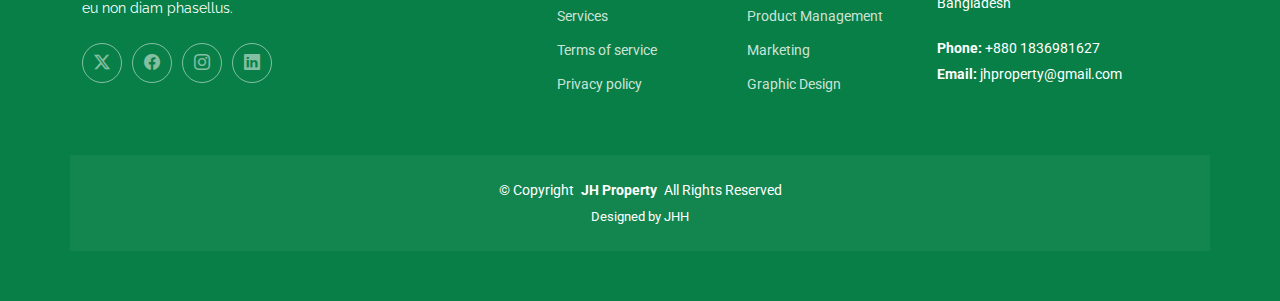
<file: property-details.html>
<!DOCTYPE html>
<html lang="en">

<head>
  <meta charset="utf-8">
  <meta content="width=device-width, initial-scale=1.0" name="viewport">
  <title>Property Details - HomeSpace Bootstrap Template</title>
  <meta name="description" content="">
  <meta name="keywords" content="">

  <!-- Favicons -->
  <link href="assets/img/favicon.png" rel="icon">
  <link href="assets/img/apple-touch-icon.png" rel="apple-touch-icon">

  <!-- Fonts -->
  <link href="https://fonts.googleapis.com" rel="preconnect">
  <link href="https://fonts.gstatic.com" rel="preconnect" crossorigin>
  <link href="https://fonts.googleapis.com/css2?family=Roboto:ital,wght@0,100;0,300;0,400;0,500;0,700;0,900;1,100;1,300;1,400;1,500;1,700;1,900&family=Montserrat:ital,wght@0,100;0,200;0,300;0,400;0,500;0,600;0,700;0,800;0,900;1,100;1,200;1,300;1,400;1,500;1,600;1,700;1,800;1,900&family=Raleway:ital,wght@0,100;0,200;0,300;0,400;0,500;0,600;0,700;0,800;0,900;1,100;1,200;1,300;1,400;1,500;1,600;1,700;1,800;1,900&display=swap" rel="stylesheet">

  <!-- Vendor CSS Files -->
  <link href="assets/vendor/bootstrap/css/bootstrap.min.css" rel="stylesheet">
  <link href="assets/vendor/bootstrap-icons/bootstrap-icons.css" rel="stylesheet">
  <link href="assets/vendor/aos/aos.css" rel="stylesheet">
  <link href="assets/vendor/swiper/swiper-bundle.min.css" rel="stylesheet">

  <!-- Main CSS File -->
  <link href="assets/css/main.css" rel="stylesheet">

  <!-- =======================================================
  * Template Name: HomeSpace
  * Template URL: https://bootstrapmade.com/homespace-bootstrap-real-estate-template/
  * Updated: Jul 05 2025 with Bootstrap v5.3.7
  * Author: BootstrapMade.com
  * License: https://bootstrapmade.com/license/
  ======================================================== -->
</head>

<body class="property-details-page">

  <header id="header" class="header d-flex align-items-center sticky-top">
    <div class="container-fluid container-xl position-relative d-flex align-items-center justify-content-between">

      <a href="index.html" class="logo d-flex align-items-center">
        <!-- Uncomment the line below if you also wish to use an image logo -->
        <!-- <img src="assets/img/logo.webp" alt=""> -->
        <svg class="my-icon" viewBox="0 0 24 24" fill="none" xmlns="http://www.w3.org/2000/svg">
          <g id="bgCarrier" stroke-width="0"></g>
          <g id="tracerCarrier" stroke-linecap="round" stroke-linejoin="round"></g>
          <g id="iconCarrier">
            <path d="M22 22L2 22" stroke="currentColor" stroke-width="1.5" stroke-linecap="round"></path>
            <path d="M2 11L6.06296 7.74968M22 11L13.8741 4.49931C12.7784 3.62279 11.2216 3.62279 10.1259 4.49931L9.34398 5.12486" stroke="currentColor" stroke-width="1.5" stroke-linecap="round"></path>
            <path d="M15.5 5.5V3.5C15.5 3.22386 15.7239 3 16 3H18.5C18.7761 3 19 3.22386 19 3.5V8.5" stroke="currentColor" stroke-width="1.5" stroke-linecap="round"></path>
            <path d="M4 22V9.5" stroke="currentColor" stroke-width="1.5" stroke-linecap="round"></path>
            <path d="M20 9.5V13.5M20 22V17.5" stroke="currentColor" stroke-width="1.5" stroke-linecap="round"></path>
            <path d="M15 22V17C15 15.5858 15 14.8787 14.5607 14.4393C14.1213 14 13.4142 14 12 14C10.5858 14 9.87868 14 9.43934 14.4393M9 22V17" stroke="currentColor" stroke-width="1.5" stroke-linecap="round" stroke-linejoin="round"></path>
            <path d="M14 9.5C14 10.6046 13.1046 11.5 12 11.5C10.8954 11.5 10 10.6046 10 9.5C10 8.39543 10.8954 7.5 12 7.5C13.1046 7.5 14 8.39543 14 9.5Z" stroke="currentColor" stroke-width="1.5"></path>
          </g>
        </svg>
        <h1 class="sitename">JH Property</h1>
      </a>

      <nav id="navmenu" class="navmenu">
        <ul>
          <li><a href="index.html" class="active">Home</a></li>
          <li><a href="about.html">About</a></li>
          <li><a href="properties.html">Properties</a></li>
          <li><a href="services.html">Services</a></li>
          <li><a href="agents.html">Agents</a></li>
          <li><a href="blog.html">Blog</a></li>
          <li class="dropdown"><a href="#"><span>More Pages</span> <i class="bi bi-chevron-down toggle-dropdown"></i></a>
            <ul>
              <li><a href="property-details.html">Property Details</a></li>
              <li><a href="service-details.html">Service Details</a></li>
              <li><a href="agent-profile.html">Agent Profile</a></li>
              <li><a href="blog-details.html">Blog Details</a></li>
              <li><a href="terms.html">Terms</a></li>
              <li><a href="privacy.html">Privacy</a></li>
              <li><a href="404.html">404</a></li>
            </ul>
          </li>

          <li class="dropdown"><a href="#"><span>Reant</span> <i class="bi bi-chevron-down toggle-dropdown"></i></a>
            <ul>
              <li><a href="#">To-Let</a></li>
              <li class="dropdown"><a href="#"><span>Commasiyal Reant</span> <i class="bi bi-chevron-down toggle-dropdown"></i></a>
                <ul>
                  <li><a href="#">Resturent</a></li>
                  <li><a href="#">Shopes</a></li>
                  
                </ul>
              </li>
              <li><a href="#">Office</a></li>
             
            </ul>
          </li>
          <li><a href="contact.html">Contact</a></li>
        </ul>
        <i class="mobile-nav-toggle d-xl-none bi bi-list"></i>
      </nav>

    </div>
  </header>

  <main class="main">

    <!-- Page Title -->
    <div class="page-title light-background">
      <div class="container d-lg-flex justify-content-between align-items-center">
        <h1 class="mb-2 mb-lg-0">Property Details</h1>
        <nav class="breadcrumbs">
          <ol>
            <li><a href="index.html">Home</a></li>
            <li class="current">Property Details</li>
          </ol>
        </nav>
      </div>
    </div><!-- End Page Title -->

    <!-- Property Details Section -->
    <section id="property-details" class="property-details section">

      <div class="container" data-aos="fade-up" data-aos-delay="100">

        <div class="row">
          <div class="col-lg-7">

            <!-- Property Hero Section -->
            <div class="property-hero mb-5" data-aos="fade-up" data-aos-delay="200">
              <div class="hero-image-container">
                <div class="property-gallery-slider swiper init-swiper">
                  <script type="application/json" class="swiper-config">
                    {
                      "loop": true,
                      "speed": 600,
                      "autoplay": {
                        "delay": 5000
                      },
                      "navigation": {
                        "nextEl": ".swiper-button-next",
                        "prevEl": ".swiper-button-prev"
                      },
                      "thumbs": {
                        "swiper": ".property-thumbnails-slider"
                      }
                    }
                  </script>
                  <div class="swiper-wrapper">
                    <div class="swiper-slide">
                      <img src="assets/img/real-estate/property-exterior-7.webp" class="img-fluid hero-image" alt="Property Main Image">
                      <div class="hero-overlay">
                        <div class="property-badge">
                          <span class="status-badge for-rent">For Rent</span>
                          <span class="featured-badge">Featured</span>
                        </div>
                        <button class="virtual-tour-btn">
                          <i class="bi bi-play-circle"></i>
                          Virtual Tour
                        </button>
                      </div>
                    </div>
                    <div class="swiper-slide">
                      <img src="assets/img/real-estate/property-interior-7.webp" class="img-fluid hero-image" alt="Interior View">
                    </div>
                    <div class="swiper-slide">
                      <img src="assets/img/real-estate/property-exterior-9.webp" class="img-fluid hero-image" alt="Exterior View">
                    </div>
                    <div class="swiper-slide">
                      <img src="assets/img/real-estate/features-5.webp" class="img-fluid hero-image" alt="Features">
                    </div>
                    <div class="swiper-slide">
                      <img src="assets/img/real-estate/property-interior-8.webp" class="img-fluid hero-image" alt="More Photos">
                    </div>
                    <div class="swiper-slide">
                      <img src="assets/img/real-estate/property-exterior-3.webp" class="img-fluid hero-image" alt="Exterior Detail">
                    </div>
                    <div class="swiper-slide">
                      <img src="assets/img/real-estate/property-interior-4.webp" class="img-fluid hero-image" alt="Living Area">
                    </div>
                    <div class="swiper-slide">
                      <img src="assets/img/real-estate/features-2.webp" class="img-fluid hero-image" alt="Kitchen">
                    </div>
                    <div class="swiper-slide">
                      <img src="assets/img/real-estate/property-interior-5.webp" class="img-fluid hero-image" alt="Bedroom">
                    </div>
                    <div class="swiper-slide">
                      <img src="assets/img/real-estate/property-exterior-1.webp" class="img-fluid hero-image" alt="Building View">
                    </div>
                    <div class="swiper-slide">
                      <img src="assets/img/real-estate/features-3.webp" class="img-fluid hero-image" alt="Bathroom">
                    </div>
                    <div class="swiper-slide">
                      <img src="assets/img/real-estate/property-interior-2.webp" class="img-fluid hero-image" alt="Dining Area">
                    </div>
                    <div class="swiper-slide">
                      <img src="assets/img/real-estate/property-exterior-8.webp" class="img-fluid hero-image" alt="Balcony View">
                    </div>
                    <div class="swiper-slide">
                      <img src="assets/img/real-estate/features-1.webp" class="img-fluid hero-image" alt="Amenities">
                    </div>
                  </div>
                  <div class="swiper-button-next"></div>
                  <div class="swiper-button-prev"></div>
                </div>
              </div>

              <div class="thumbnail-gallery mt-3">
                <div class="property-thumbnails-slider swiper init-swiper">
                  <script type="application/json" class="swiper-config">
                    {
                      "loop": true,
                      "spaceBetween": 10,
                      "slidesPerView": 4,
                      "freeMode": true,
                      "watchSlidesProgress": true,
                      "breakpoints": {
                        "576": {
                          "slidesPerView": 5
                        },
                        "768": {
                          "slidesPerView": 6
                        }
                      }
                    }
                  </script>
                  <div class="swiper-wrapper">
                    <div class="swiper-slide">
                      <img src="assets/img/real-estate/property-exterior-7.webp" class="img-fluid thumbnail-img" alt="Property Main Image">
                    </div>
                    <div class="swiper-slide">
                      <img src="assets/img/real-estate/property-interior-7.webp" class="img-fluid thumbnail-img" alt="Interior View">
                    </div>
                    <div class="swiper-slide">
                      <img src="assets/img/real-estate/property-exterior-9.webp" class="img-fluid thumbnail-img" alt="Exterior View">
                    </div>
                    <div class="swiper-slide">
                      <img src="assets/img/real-estate/features-5.webp" class="img-fluid thumbnail-img" alt="Features">
                    </div>
                    <div class="swiper-slide">
                      <img src="assets/img/real-estate/property-interior-8.webp" class="img-fluid thumbnail-img" alt="More Photos">
                    </div>
                    <div class="swiper-slide">
                      <img src="assets/img/real-estate/property-exterior-3.webp" class="img-fluid thumbnail-img" alt="Exterior Detail">
                    </div>
                    <div class="swiper-slide">
                      <img src="assets/img/real-estate/property-interior-4.webp" class="img-fluid thumbnail-img" alt="Living Area">
                    </div>
                    <div class="swiper-slide">
                      <img src="assets/img/real-estate/features-2.webp" class="img-fluid thumbnail-img" alt="Kitchen">
                    </div>
                    <div class="swiper-slide">
                      <img src="assets/img/real-estate/property-interior-5.webp" class="img-fluid thumbnail-img" alt="Bedroom">
                    </div>
                    <div class="swiper-slide">
                      <img src="assets/img/real-estate/property-exterior-1.webp" class="img-fluid thumbnail-img" alt="Building View">
                    </div>
                    <div class="swiper-slide">
                      <img src="assets/img/real-estate/features-3.webp" class="img-fluid thumbnail-img" alt="Bathroom">
                    </div>
                    <div class="swiper-slide">
                      <img src="assets/img/real-estate/property-interior-2.webp" class="img-fluid thumbnail-img" alt="Dining Area">
                    </div>
                    <div class="swiper-slide">
                      <img src="assets/img/real-estate/property-exterior-8.webp" class="img-fluid thumbnail-img" alt="Balcony View">
                    </div>
                    <div class="swiper-slide">
                      <img src="assets/img/real-estate/features-1.webp" class="img-fluid thumbnail-img" alt="Amenities">
                    </div>
                  </div>
                </div>
              </div>
            </div><!-- End Property Hero -->

            <!-- Property Information -->
            <div class="property-info mb-5" data-aos="fade-up" data-aos-delay="300">
              <div class="property-header">
                <h1 class="property-title">Executive Penthouse with City Views</h1>
                <div class="property-meta">
                  <span class="address"><i class="bi bi-geo-alt"></i> 4751 Madison Avenue, New York, NY 10037</span>
                  <span class="listing-id">ID: #PE-2024-0847</span>
                </div>
              </div>

              <div class="pricing-section">
                <div class="main-price">$4,850<span class="period">/month</span></div>
                <div class="price-breakdown">
                  <span class="deposit">Security Deposit: $9,700</span>
                  <span class="available">Available from March 15</span>
                </div>
              </div>

              <div class="quick-stats">
                <div class="stat-grid">
                  <div class="stat-card">
                    <div class="stat-icon">
                      <i class="bi bi-house"></i>
                    </div>
                    <div class="stat-content">
                      <span class="stat-number">3</span>
                      <span class="stat-label">Bedrooms</span>
                    </div>
                  </div>
                  <div class="stat-card">
                    <div class="stat-icon">
                      <i class="bi bi-droplet"></i>
                    </div>
                    <div class="stat-content">
                      <span class="stat-number">2.5</span>
                      <span class="stat-label">Bathrooms</span>
                    </div>
                  </div>
                  <div class="stat-card">
                    <div class="stat-icon">
                      <i class="bi bi-arrows-angle-expand"></i>
                    </div>
                    <div class="stat-content">
                      <span class="stat-number">1,890</span>
                      <span class="stat-label">Sq Ft</span>
                    </div>
                  </div>
                  <div class="stat-card">
                    <div class="stat-icon">
                      <i class="bi bi-car-front"></i>
                    </div>
                    <div class="stat-content">
                      <span class="stat-number">2</span>
                      <span class="stat-label">Parking</span>
                    </div>
                  </div>
                  <div class="stat-card">
                    <div class="stat-icon">
                      <i class="bi bi-building"></i>
                    </div>
                    <div class="stat-content">
                      <span class="stat-number">15th</span>
                      <span class="stat-label">Floor</span>
                    </div>
                  </div>
                </div>
              </div>
            </div><!-- End Property Information -->

            <!-- Description & Features -->
            <div class="property-details mb-5" data-aos="fade-up" data-aos-delay="400">
              <h3>Property Description</h3>
              <p>Experience luxury living in this stunning penthouse apartment featuring panoramic city views and premium finishes throughout. Lorem ipsum dolor sit amet, consectetur adipiscing elit, sed do eiusmod tempor incididunt ut labore et dolore magna aliqua.</p>

              <p>Ut enim ad minim veniam, quis nostrud exercitation ullamco laboris nisi ut aliquip ex ea commodo consequat. Duis aute irure dolor in reprehenderit in voluptate velit esse cillum dolore eu fugiat nulla pariatur.</p>

              <div class="features-grid mt-4">
                <div class="row">
                  <div class="col-md-6">
                    <h5>Interior Features</h5>
                    <ul class="feature-list">
                      <li><i class="bi bi-check2"></i> Floor-to-ceiling windows</li>
                      <li><i class="bi bi-check2"></i> Hardwood flooring</li>
                      <li><i class="bi bi-check2"></i> Gourmet kitchen</li>
                      <li><i class="bi bi-check2"></i> In-unit washer/dryer</li>
                      <li><i class="bi bi-check2"></i> Walk-in closets</li>
                    </ul>
                  </div>
                  <div class="col-md-6">
                    <h5>Building Amenities</h5>
                    <ul class="feature-list">
                      <li><i class="bi bi-check2"></i> Rooftop terrace</li>
                      <li><i class="bi bi-check2"></i> Fitness center</li>
                      <li><i class="bi bi-check2"></i> 24/7 concierge</li>
                      <li><i class="bi bi-check2"></i> Indoor pool</li>
                      <li><i class="bi bi-check2"></i> Pet-friendly</li>
                    </ul>
                  </div>
                </div>
              </div>
            </div><!-- End Description & Features -->

            <!-- Floor Plan -->
            <div class="floor-plan-section mb-5" data-aos="fade-up" data-aos-delay="500">
              <h3>Floor Plan</h3>
              <div class="floor-plan-card">
                <img src="assets/img/real-estate/property-interior-9.webp" class="img-fluid" alt="Floor Plan">
                <div class="plan-details">
                  <h5>3 Bedroom Penthouse Layout</h5>
                  <p>Open concept living and dining area with private balcony access. Master suite features ensuite bathroom and city views.</p>
                </div>
              </div>
            </div><!-- End Floor Plan -->

          </div>

          <!-- Sidebar -->
          <div class="col-lg-5">
            <div class="sticky-sidebar">

              <!-- Quick Actions -->
              <div class="actions-card mb-4" data-aos="fade-up" data-aos-delay="250">
                <div class="action-buttons">
                  <button class="btn btn-primary btn-lg w-100 mb-3">
                    <i class="bi bi-calendar-check"></i>
                    Schedule Viewing
                  </button>
                  <div class="row g-2">
                    <div class="col-6">
                      <button class="btn btn-outline-primary w-100">
                        <i class="bi bi-heart"></i>
                        Save
                      </button>
                    </div>
                    <div class="col-6">
                      <button class="btn btn-outline-primary w-100">
                        <i class="bi bi-share"></i>
                        Share
                      </button>
                    </div>
                  </div>
                </div>
              </div><!-- End Quick Actions -->

              <!-- Agent Card -->
              <div class="agent-card mb-4" data-aos="fade-up" data-aos-delay="350">
                <div class="agent-header">
                  <div class="agent-avatar">
                    <img src="assets/img/person/person-f-12.webp" class="img-fluid" alt="Agent Photo">
                    <div class="online-status"></div>
                  </div>
                  <div class="agent-info">
                    <h4>Sarah Johnson</h4>
                    <p class="agent-role">Licensed Real Estate Agent</p>
                    <div class="agent-rating">
                      <div class="stars">
                        <i class="bi bi-star-fill"></i>
                        <i class="bi bi-star-fill"></i>
                        <i class="bi bi-star-fill"></i>
                        <i class="bi bi-star-fill"></i>
                        <i class="bi bi-star-fill"></i>
                      </div>
                      <span class="rating-text">5.0 (127 reviews)</span>
                    </div>
                  </div>
                </div>

                <div class="agent-contact">
                  <div class="contact-item">
                    <i class="bi bi-telephone"></i>
                    <span>+1 (555) 234-5678</span>
                  </div>
                  <div class="contact-item">
                    <i class="bi bi-envelope"></i>
                    <span>s.johnson@example.com</span>
                  </div>
                </div>

                <div class="agent-actions mt-3">
                  <button class="btn btn-success w-100 mb-2">
                    <i class="bi bi-telephone"></i>
                    Call Now
                  </button>
                  <button class="btn btn-outline w-100">
                    <i class="bi bi-chat-dots"></i>
                    Send Message
                  </button>
                </div>
              </div><!-- End Agent Card -->

              <!-- Contact Form -->
              <div class="contact-form-card mb-4" data-aos="fade-up" data-aos-delay="450">
                <h4>Request Information</h4>
                <form action="forms/contact.php" method="post" class="php-email-form">
                  <div class="row">
                    <div class="col-12 mb-3">
                      <input type="text" name="name" class="form-control" placeholder="Full Name" required="">
                    </div>
                    <div class="col-12 mb-3">
                      <input type="email" name="email" class="form-control" placeholder="Email Address" required="">
                    </div>
                    <div class="col-12 mb-3">
                      <input type="tel" name="phone" class="form-control" placeholder="Phone Number">
                    </div>
                    <div class="col-12 mb-3">
                      <select name="subject" class="form-select" required="">
                        <option value="">I'm interested in...</option>
                        <option value="Scheduling a viewing">Scheduling a viewing</option>
                        <option value="Getting more information">Getting more information</option>
                        <option value="Submitting an application">Submitting an application</option>
                      </select>
                    </div>
                    <div class="col-12 mb-3">
                      <textarea name="message" class="form-control" rows="4" placeholder="Additional questions or preferred viewing times..."></textarea>
                    </div>
                  </div>

                  <div class="loading">Loading</div>
                  <div class="error-message"></div>
                  <div class="sent-message">Your request has been sent successfully!</div>

                  <button type="submit" class="btn btn-primary w-100">Send Request</button>
                </form>
              </div><!-- End Contact Form -->

              <!-- Rental Calculator -->
              <div class="calculator-card mb-4" data-aos="fade-up" data-aos-delay="550">
                <h4>Monthly Cost Calculator</h4>
                <div class="calculator-content">
                  <div class="cost-item">
                    <span class="cost-label">Monthly Rent</span>
                    <span class="cost-value">$4,850</span>
                  </div>
                  <div class="cost-item">
                    <span class="cost-label">Utilities (estimated)</span>
                    <span class="cost-value">$180</span>
                  </div>
                  <div class="cost-item">
                    <span class="cost-label">Parking</span>
                    <span class="cost-value">$250</span>
                  </div>
                  <div class="cost-item">
                    <span class="cost-label">Pet Fee</span>
                    <span class="cost-value">$50</span>
                  </div>
                  <div class="total-cost">
                    <span class="total-label">Total Monthly Cost</span>
                    <span class="total-value">$5,330</span>
                  </div>
                </div>
              </div><!-- End Rental Calculator -->

              <!-- Similar Properties -->
              <div class="similar-properties" data-aos="fade-up" data-aos-delay="650">
                <h4>Similar Properties</h4>
                <div class="similar-property-item">
                  <img src="assets/img/real-estate/property-exterior-4.webp" class="img-fluid" alt="Similar Property">
                  <div class="similar-info">
                    <h6>Luxury Apartment Downtown</h6>
                    <p class="similar-price">$4,200/month</p>
                    <p class="similar-specs">2 bed • 2 bath • 1,650 sq ft</p>
                  </div>
                </div>

                <div class="similar-property-item">
                  <img src="assets/img/real-estate/property-interior-6.webp" class="img-fluid" alt="Similar Property">
                  <div class="similar-info">
                    <h6>Modern Penthouse Suite</h6>
                    <p class="similar-price">$5,100/month</p>
                    <p class="similar-specs">3 bed • 2.5 bath • 1,920 sq ft</p>
                  </div>
                </div>
              </div><!-- End Similar Properties -->

            </div>
          </div><!-- End Sidebar -->

        </div>

        <!-- Location Section -->
        <div class="location-section mt-5" data-aos="fade-up" data-aos-delay="700">
          <h3>Location &amp; Neighborhood</h3>
          <div class="row">
            <div class="col-lg-8">
              <div class="map-wrapper">
                <iframe src="https://www.google.com/maps/embed?pb=!1m18!1m12!1m3!1d3021.5!2d-73.935!3d40.796!2m3!1f0!2f0!3f0!3m2!1i1024!2i768!4f13.1!3m3!1m2!1s0x0%3A0x0!2zNDDCsDQ3JzQ1LjYiTiA3M8KwNTYnMDYuMCJX!5e0!3m2!1sen!2sus!4v1234567890" width="100%" height="350" style="border:0;" allowfullscreen="" loading="lazy"></iframe>
              </div>
            </div>
            <div class="col-lg-4">
              <div class="neighborhood-info">
                <h5>Neighborhood Highlights</h5>
                <div class="poi-item">
                  <i class="bi bi-mortarboard"></i>
                  <div class="poi-content">
                    <span class="poi-name">Columbia University</span>
                    <span class="poi-distance">0.4 miles</span>
                  </div>
                </div>
                <div class="poi-item">
                  <i class="bi bi-cup-hot"></i>
                  <div class="poi-content">
                    <span class="poi-name">Local Coffee Shops</span>
                    <span class="poi-distance">2 min walk</span>
                  </div>
                </div>
                <div class="poi-item">
                  <i class="bi bi-tree"></i>
                  <div class="poi-content">
                    <span class="poi-name">Marcus Garvey Park</span>
                    <span class="poi-distance">0.3 miles</span>
                  </div>
                </div>
                <div class="poi-item">
                  <i class="bi bi-train-lightrail-front"></i>
                  <div class="poi-content">
                    <span class="poi-name">125th St Station</span>
                    <span class="poi-distance">0.6 miles</span>
                  </div>
                </div>
              </div>
            </div>
          </div>
        </div><!-- End Location Section -->

      </div>

    </section><!-- /Property Details Section -->

  </main>

  <footer id="footer" class="footer accent-background">

    <div class="container footer-top">
      <div class="row gy-4">
        <div class="col-lg-5 col-md-12 footer-about">
          <a href="index.html" class="logo d-flex align-items-center">
            <span class="sitename">Jony Property</span>
          </a>
          <p>Cras fermentum odio eu feugiat lide par naso tierra. Justo eget nada terra videa magna derita valies darta donna mare fermentum iaculis eu non diam phasellus.</p>
          <div class="social-links d-flex mt-4">
            <a href=""><i class="bi bi-twitter-x"></i></a>
            <a href=""><i class="bi bi-facebook"></i></a>
            <a href=""><i class="bi bi-instagram"></i></a>
            <a href=""><i class="bi bi-linkedin"></i></a>
          </div>
        </div>

        <div class="col-lg-2 col-6 footer-links">
          <h4>Useful Links</h4>
          <ul>
            <li><a href="#">Home</a></li>
            <li><a href="#">About us</a></li>
            <li><a href="#">Services</a></li>
            <li><a href="#">Terms of service</a></li>
            <li><a href="#">Privacy policy</a></li>
          </ul>
        </div>

        <div class="col-lg-2 col-6 footer-links">
          <h4>Our Services</h4>
          <ul>
            <li><a href="#">Web Design</a></li>
            <li><a href="#">Web Development</a></li>
            <li><a href="#">Product Management</a></li>
            <li><a href="#">Marketing</a></li>
            <li><a href="#">Graphic Design</a></li>
          </ul>
        </div>

        <div class="col-lg-3 col-md-12 footer-contact text-center text-md-start">
          <h4>Contact Us</h4>
          <p>Jony Hasan</p>
          <p>Dhaka, </p>
          <p>Bangladesh</p>
          <p class="mt-4"><strong>Phone:</strong> <span>+880 1836981627</span></p>
          <p><strong>Email:</strong> <span>jhproperty@gmail.com</span></p>
        </div>

      </div>
    </div>

    <div class="container copyright text-center mt-4">
      <p>© <span>Copyright</span> <strong class="px-1 sitename">JH Property</strong> <span>All Rights Reserved</span></p>
      <div class="credits">
        <!-- All the links in the footer should remain intact. -->
        <!-- You can delete the links only if you've purchased the pro version. -->
        <!-- Licensing information: https://bootstrapmade.com/license/ -->
        <!-- Purchase the pro version with working PHP/AJAX contact form: [buy-url] -->
        Designed by <a href="https://bootstrapmade.com/">JHH</a>
      </div>
    </div>

  </footer>

  <!-- Scroll Top -->
  <a href="#" id="scroll-top" class="scroll-top d-flex align-items-center justify-content-center"><i class="bi bi-arrow-up-short"></i></a>

  <!-- Preloader -->
  <div id="preloader"></div>

  <!-- Vendor JS Files -->
  <script src="assets/vendor/bootstrap/js/bootstrap.bundle.min.js"></script>
  <script src="assets/vendor/php-email-form/validate.js"></script>
  <script src="assets/vendor/aos/aos.js"></script>
  <script src="assets/vendor/purecounter/purecounter_vanilla.js"></script>
  <script src="assets/vendor/swiper/swiper-bundle.min.js"></script>

  <!-- Main JS File -->
  <script src="assets/js/main.js"></script>

</body>

</html>
</file>
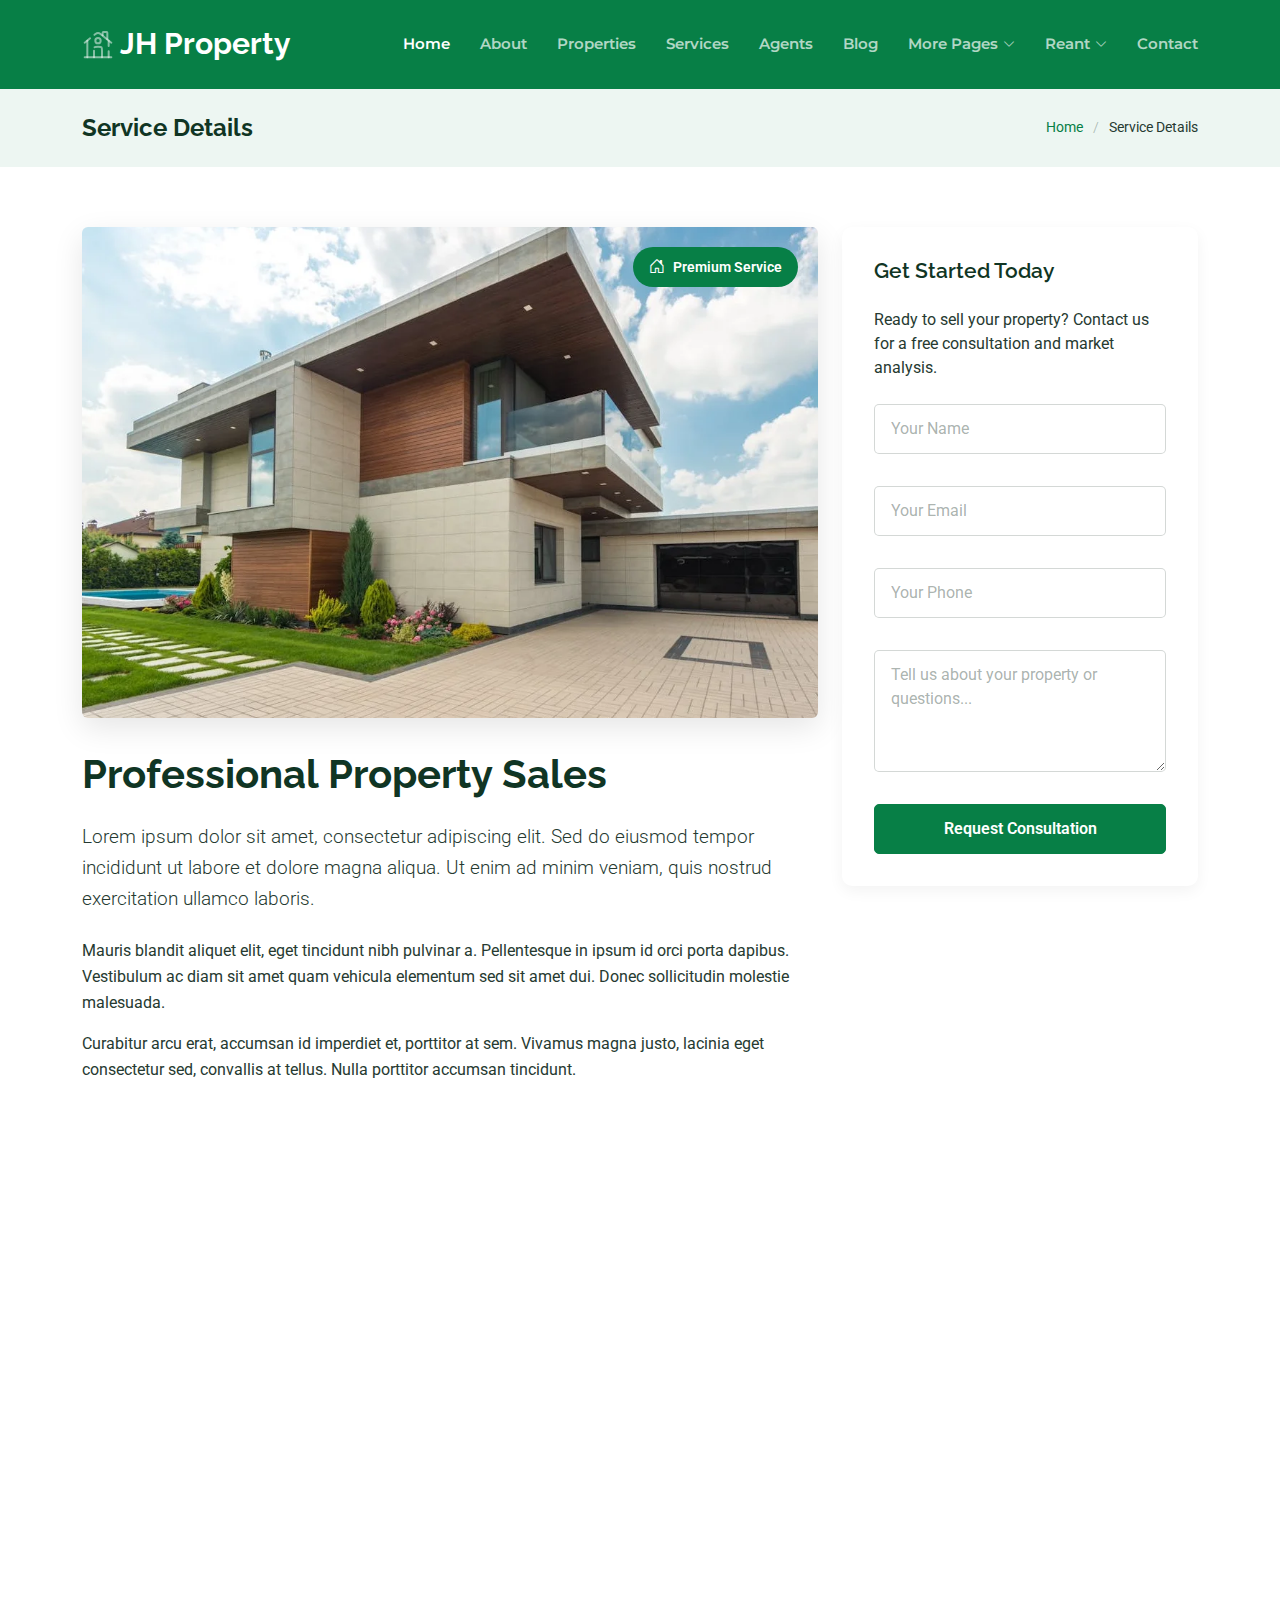
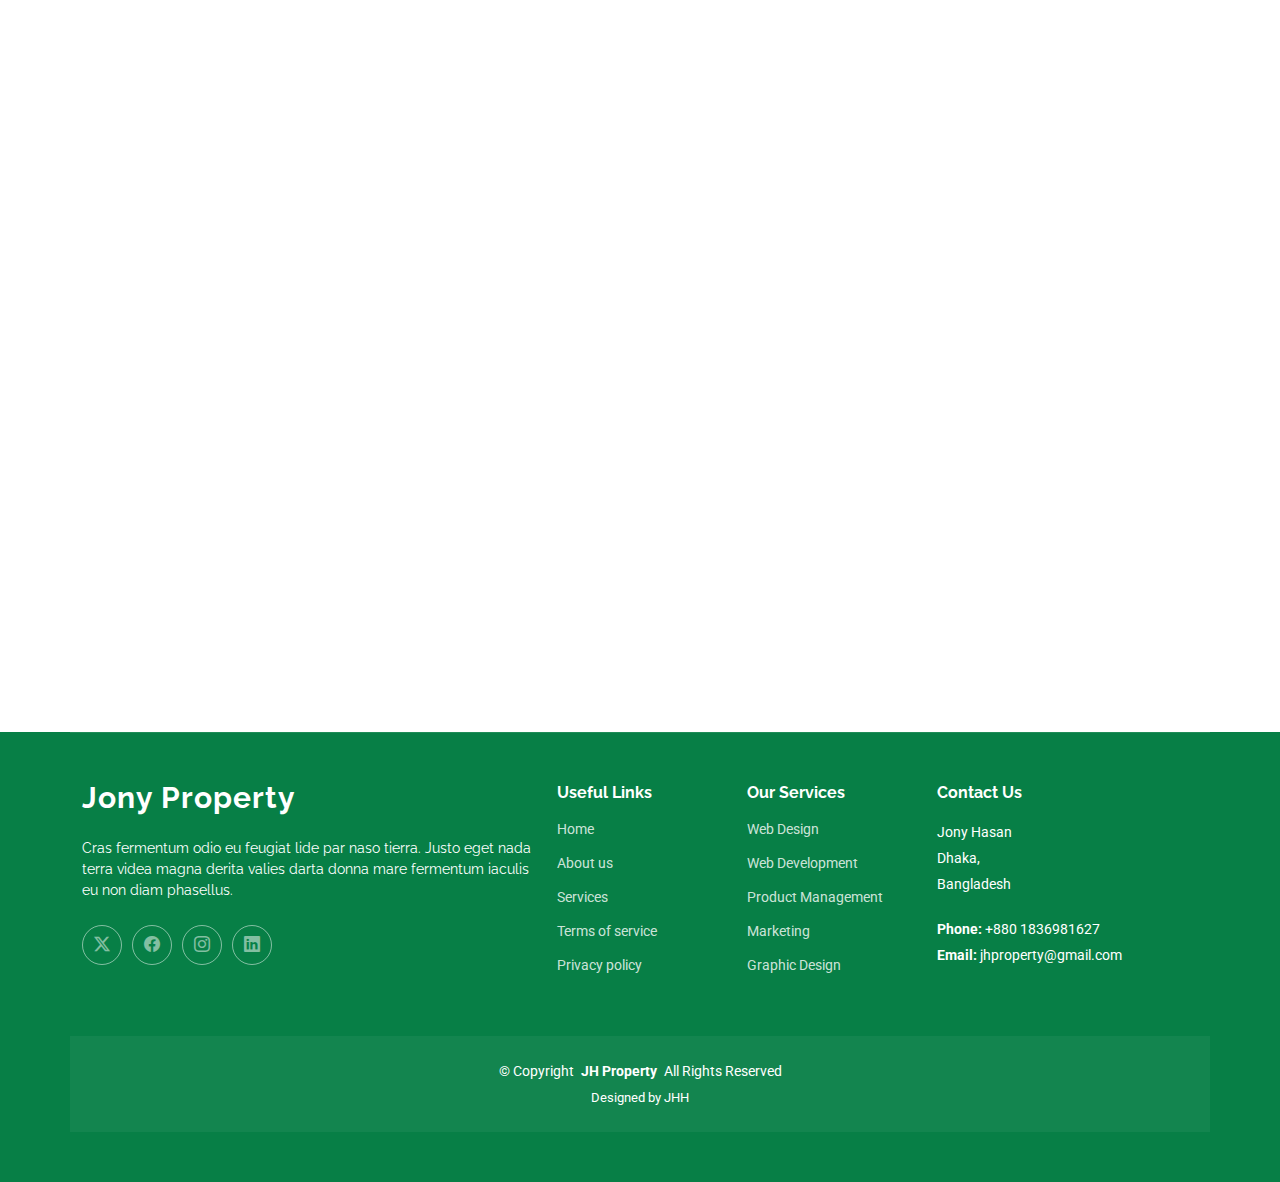
<file: service-details.html>
<!DOCTYPE html>
<html lang="en">

<head>
  <meta charset="utf-8">
  <meta content="width=device-width, initial-scale=1.0" name="viewport">
  <title>Service Details - HomeSpace Bootstrap Template</title>
  <meta name="description" content="">
  <meta name="keywords" content="">

  <!-- Favicons -->
  <link href="assets/img/favicon.png" rel="icon">
  <link href="assets/img/apple-touch-icon.png" rel="apple-touch-icon">

  <!-- Fonts -->
  <link href="https://fonts.googleapis.com" rel="preconnect">
  <link href="https://fonts.gstatic.com" rel="preconnect" crossorigin>
  <link href="https://fonts.googleapis.com/css2?family=Roboto:ital,wght@0,100;0,300;0,400;0,500;0,700;0,900;1,100;1,300;1,400;1,500;1,700;1,900&family=Montserrat:ital,wght@0,100;0,200;0,300;0,400;0,500;0,600;0,700;0,800;0,900;1,100;1,200;1,300;1,400;1,500;1,600;1,700;1,800;1,900&family=Raleway:ital,wght@0,100;0,200;0,300;0,400;0,500;0,600;0,700;0,800;0,900;1,100;1,200;1,300;1,400;1,500;1,600;1,700;1,800;1,900&display=swap" rel="stylesheet">

  <!-- Vendor CSS Files -->
  <link href="assets/vendor/bootstrap/css/bootstrap.min.css" rel="stylesheet">
  <link href="assets/vendor/bootstrap-icons/bootstrap-icons.css" rel="stylesheet">
  <link href="assets/vendor/aos/aos.css" rel="stylesheet">
  <link href="assets/vendor/swiper/swiper-bundle.min.css" rel="stylesheet">

  <!-- Main CSS File -->
  <link href="assets/css/main.css" rel="stylesheet">

  <!-- =======================================================
  * Template Name: HomeSpace
  * Template URL: https://bootstrapmade.com/homespace-bootstrap-real-estate-template/
  * Updated: Jul 05 2025 with Bootstrap v5.3.7
  * Author: BootstrapMade.com
  * License: https://bootstrapmade.com/license/
  ======================================================== -->
</head>

<body class="service-details-page">

  <header id="header" class="header d-flex align-items-center sticky-top">
    <div class="container-fluid container-xl position-relative d-flex align-items-center justify-content-between">

      <a href="index.html" class="logo d-flex align-items-center">
        <!-- Uncomment the line below if you also wish to use an image logo -->
        <!-- <img src="assets/img/logo.webp" alt=""> -->
        <svg class="my-icon" viewBox="0 0 24 24" fill="none" xmlns="http://www.w3.org/2000/svg">
          <g id="bgCarrier" stroke-width="0"></g>
          <g id="tracerCarrier" stroke-linecap="round" stroke-linejoin="round"></g>
          <g id="iconCarrier">
            <path d="M22 22L2 22" stroke="currentColor" stroke-width="1.5" stroke-linecap="round"></path>
            <path d="M2 11L6.06296 7.74968M22 11L13.8741 4.49931C12.7784 3.62279 11.2216 3.62279 10.1259 4.49931L9.34398 5.12486" stroke="currentColor" stroke-width="1.5" stroke-linecap="round"></path>
            <path d="M15.5 5.5V3.5C15.5 3.22386 15.7239 3 16 3H18.5C18.7761 3 19 3.22386 19 3.5V8.5" stroke="currentColor" stroke-width="1.5" stroke-linecap="round"></path>
            <path d="M4 22V9.5" stroke="currentColor" stroke-width="1.5" stroke-linecap="round"></path>
            <path d="M20 9.5V13.5M20 22V17.5" stroke="currentColor" stroke-width="1.5" stroke-linecap="round"></path>
            <path d="M15 22V17C15 15.5858 15 14.8787 14.5607 14.4393C14.1213 14 13.4142 14 12 14C10.5858 14 9.87868 14 9.43934 14.4393M9 22V17" stroke="currentColor" stroke-width="1.5" stroke-linecap="round" stroke-linejoin="round"></path>
            <path d="M14 9.5C14 10.6046 13.1046 11.5 12 11.5C10.8954 11.5 10 10.6046 10 9.5C10 8.39543 10.8954 7.5 12 7.5C13.1046 7.5 14 8.39543 14 9.5Z" stroke="currentColor" stroke-width="1.5"></path>
          </g>
        </svg>
        <h1 class="sitename">JH Property</h1>
      </a>

      <nav id="navmenu" class="navmenu">
        <ul>
          <li><a href="index.html" class="active">Home</a></li>
          <li><a href="about.html">About</a></li>
          <li><a href="properties.html">Properties</a></li>
          <li><a href="services.html">Services</a></li>
          <li><a href="agents.html">Agents</a></li>
          <li><a href="blog.html">Blog</a></li>
          <li class="dropdown"><a href="#"><span>More Pages</span> <i class="bi bi-chevron-down toggle-dropdown"></i></a>
            <ul>
              <li><a href="property-details.html">Property Details</a></li>
              <li><a href="service-details.html">Service Details</a></li>
              <li><a href="agent-profile.html">Agent Profile</a></li>
              <li><a href="blog-details.html">Blog Details</a></li>
              <li><a href="terms.html">Terms</a></li>
              <li><a href="privacy.html">Privacy</a></li>
              <li><a href="404.html">404</a></li>
            </ul>
          </li>

          <li class="dropdown"><a href="#"><span>Reant</span> <i class="bi bi-chevron-down toggle-dropdown"></i></a>
            <ul>
              <li><a href="#">To-Let</a></li>
              <li class="dropdown"><a href="#"><span>Commasiyal Reant</span> <i class="bi bi-chevron-down toggle-dropdown"></i></a>
                <ul>
                  <li><a href="#">Resturent</a></li>
                  <li><a href="#">Shopes</a></li>
                  
                </ul>
              </li>
              <li><a href="#">Office</a></li>
             
            </ul>
          </li>
          <li><a href="contact.html">Contact</a></li>
        </ul>
        <i class="mobile-nav-toggle d-xl-none bi bi-list"></i>
      </nav>

    </div>
  </header>

  <main class="main">

    <!-- Page Title -->
    <div class="page-title light-background">
      <div class="container d-lg-flex justify-content-between align-items-center">
        <h1 class="mb-2 mb-lg-0">Service Details</h1>
        <nav class="breadcrumbs">
          <ol>
            <li><a href="index.html">Home</a></li>
            <li class="current">Service Details</li>
          </ol>
        </nav>
      </div>
    </div><!-- End Page Title -->

    <!-- Service Details Section -->
    <section id="service-details" class="service-details section">

      <div class="container" data-aos="fade-up" data-aos-delay="100">

        <div class="row">
          <div class="col-lg-8">
            <div class="service-content">
              <div class="service-hero" data-aos="fade-up" data-aos-delay="150">
                <img src="assets/img/real-estate/property-exterior-8.webp" alt="Property Sales Service" class="img-fluid rounded">
                <div class="service-badge">
                  <i class="bi bi-house-door"></i>
                  Premium Service
                </div>
              </div>

              <div class="service-overview" data-aos="fade-up" data-aos-delay="200">
                <h2>Professional Property Sales</h2>
                <p class="lead">Lorem ipsum dolor sit amet, consectetur adipiscing elit. Sed do eiusmod tempor incididunt ut labore et dolore magna aliqua. Ut enim ad minim veniam, quis nostrud exercitation ullamco laboris.</p>

                <p>Mauris blandit aliquet elit, eget tincidunt nibh pulvinar a. Pellentesque in ipsum id orci porta dapibus. Vestibulum ac diam sit amet quam vehicula elementum sed sit amet dui. Donec sollicitudin molestie malesuada.</p>

                <p>Curabitur arcu erat, accumsan id imperdiet et, porttitor at sem. Vivamus magna justo, lacinia eget consectetur sed, convallis at tellus. Nulla porttitor accumsan tincidunt.</p>
              </div>

              <div class="service-features" data-aos="fade-up" data-aos-delay="250">
                <h3>What's Included</h3>
                <div class="row g-4">
                  <div class="col-md-6">
                    <div class="feature-item">
                      <div class="feature-icon">
                        <i class="bi bi-search"></i>
                      </div>
                      <div class="feature-content">
                        <h5>Market Analysis</h5>
                        <p>Comprehensive market research and competitive pricing analysis for optimal property positioning.</p>
                      </div>
                    </div>
                  </div>
                  <div class="col-md-6">
                    <div class="feature-item">
                      <div class="feature-icon">
                        <i class="bi bi-camera"></i>
                      </div>
                      <div class="feature-content">
                        <h5>Professional Photography</h5>
                        <p>High-quality photos and virtual tours to showcase your property in the best light.</p>
                      </div>
                    </div>
                  </div>
                  <div class="col-md-6">
                    <div class="feature-item">
                      <div class="feature-icon">
                        <i class="bi bi-megaphone"></i>
                      </div>
                      <div class="feature-content">
                        <h5>Marketing Campaign</h5>
                        <p>Multi-channel marketing strategy including online listings, social media, and print advertising.</p>
                      </div>
                    </div>
                  </div>
                  <div class="col-md-6">
                    <div class="feature-item">
                      <div class="feature-icon">
                        <i class="bi bi-handshake"></i>
                      </div>
                      <div class="feature-content">
                        <h5>Negotiation Support</h5>
                        <p>Expert negotiation to secure the best possible price and terms for your property sale.</p>
                      </div>
                    </div>
                  </div>
                </div>
              </div>

              <div class="service-process" data-aos="fade-up" data-aos-delay="300">
                <h3>Our Process</h3>
                <div class="process-steps">
                  <div class="process-step">
                    <div class="step-number">1</div>
                    <div class="step-content">
                      <h5>Initial Consultation</h5>
                      <p>We meet to discuss your goals, timeline, and property details to create a customized selling strategy.</p>
                    </div>
                  </div>
                  <div class="process-step">
                    <div class="step-number">2</div>
                    <div class="step-content">
                      <h5>Property Preparation</h5>
                      <p>Professional staging advice, photography, and marketing materials preparation for maximum appeal.</p>
                    </div>
                  </div>
                  <div class="process-step">
                    <div class="step-number">3</div>
                    <div class="step-content">
                      <h5>Market Launch</h5>
                      <p>Strategic listing across multiple platforms with targeted marketing to reach qualified buyers.</p>
                    </div>
                  </div>
                  <div class="process-step">
                    <div class="step-number">4</div>
                    <div class="step-content">
                      <h5>Closing Support</h5>
                      <p>Full support through negotiations, inspections, and closing to ensure a smooth transaction.</p>
                    </div>
                  </div>
                </div>
              </div>

              <div class="service-stats" data-aos="fade-up" data-aos-delay="350">
                <h3>Our Track Record</h3>
                <div class="row g-4">
                  <div class="col-md-3 col-6">
                    <div class="stat-item">
                      <div class="stat-number">
                        <span data-purecounter-start="0" data-purecounter-end="847" data-purecounter-duration="2" class="purecounter"></span>
                      </div>
                      <div class="stat-label">Properties Sold</div>
                    </div>
                  </div>
                  <div class="col-md-3 col-6">
                    <div class="stat-item">
                      <div class="stat-number">
                        <span data-purecounter-start="0" data-purecounter-end="98" data-purecounter-duration="2" class="purecounter"></span>%
                      </div>
                      <div class="stat-label">Success Rate</div>
                    </div>
                  </div>
                  <div class="col-md-3 col-6">
                    <div class="stat-item">
                      <div class="stat-number">
                        <span data-purecounter-start="0" data-purecounter-end="23" data-purecounter-duration="2" class="purecounter"></span>
                      </div>
                      <div class="stat-label">Days Average</div>
                    </div>
                  </div>
                  <div class="col-md-3 col-6">
                    <div class="stat-item">
                      <div class="stat-number">
                        <span data-purecounter-start="0" data-purecounter-end="15" data-purecounter-duration="2" class="purecounter"></span>
                      </div>
                      <div class="stat-label">Years Experience</div>
                    </div>
                  </div>
                </div>
              </div>
            </div>
          </div>

          <div class="col-lg-4">
            <div class="sidebar">
              <div class="contact-form-widget" data-aos="fade-up" data-aos-delay="200">
                <h4>Get Started Today</h4>
                <p>Ready to sell your property? Contact us for a free consultation and market analysis.</p>

                <form action="forms/contact.php" method="post" class="php-email-form">
                  <input type="hidden" name="subject" value="Consultation Request">
                  <div class="row gy-3">
                    <div class="col-12">
                      <input type="text" name="name" class="form-control" placeholder="Your Name" required="">
                    </div>
                    <div class="col-12">
                      <input type="email" name="email" class="form-control" placeholder="Your Email" required="">
                    </div>
                    <div class="col-12">
                      <input type="tel" name="phone" class="form-control" placeholder="Your Phone" required="">
                    </div>
                    <div class="col-12">
                      <textarea name="message" class="form-control" rows="4" placeholder="Tell us about your property or questions..." required=""></textarea>
                    </div>
                    <div class="col-12">
                      <div class="loading">Loading</div>
                      <div class="error-message"></div>
                      <div class="sent-message">Your message has been sent. Thank you!</div>
                      <button type="submit" class="btn btn-primary w-100">Request Consultation</button>
                    </div>
                  </div>
                </form>
              </div>

              <div class="quick-info-widget" data-aos="fade-up" data-aos-delay="250">
                <h4>Quick Facts</h4>
                <ul class="info-list">
                  <li>
                    <i class="bi bi-clock"></i>
                    <span>Free Initial Consultation</span>
                  </li>
                  <li>
                    <i class="bi bi-shield-check"></i>
                    <span>Licensed &amp; Insured</span>
                  </li>
                  <li>
                    <i class="bi bi-award"></i>
                    <span>Award-Winning Team</span>
                  </li>
                  <li>
                    <i class="bi bi-graph-up"></i>
                    <span>Above Market Results</span>
                  </li>
                  <li>
                    <i class="bi bi-headset"></i>
                    <span>24/7 Support</span>
                  </li>
                </ul>
              </div>

              <div class="testimonial-widget" data-aos="fade-up" data-aos-delay="300">
                <h4>What Clients Say</h4>
                <div class="testimonial-item">
                  <div class="testimonial-content">
                    <p>"Outstanding service! They sold our home in just 18 days and got us 5% above asking price. Highly recommended!"</p>
                  </div>
                  <div class="testimonial-author">
                    <img src="assets/img/person/person-f-8.webp" alt="Sarah Johnson" class="rounded-circle">
                    <div class="author-info">
                      <h6>Sarah Johnson</h6>
                      <span>Homeowner</span>
                    </div>
                  </div>
                </div>
              </div>

              <div class="related-services-widget" data-aos="fade-up" data-aos-delay="350">
                <h4>Related Services</h4>
                <div class="service-links">
                  <a href="#" class="service-link">
                    <i class="bi bi-house-add"></i>
                    <span>Property Buying</span>
                    <i class="bi bi-arrow-right"></i>
                  </a>
                  <a href="#" class="service-link">
                    <i class="bi bi-calculator"></i>
                    <span>Property Valuation</span>
                    <i class="bi bi-arrow-right"></i>
                  </a>
                  <a href="#" class="service-link">
                    <i class="bi bi-key"></i>
                    <span>Property Management</span>
                    <i class="bi bi-arrow-right"></i>
                  </a>
                  <a href="#" class="service-link">
                    <i class="bi bi-graph-up-arrow"></i>
                    <span>Investment Consulting</span>
                    <i class="bi bi-arrow-right"></i>
                  </a>
                </div>
              </div>
            </div>
          </div>
        </div>

      </div>

    </section><!-- /Service Details Section -->

  </main>

  <footer id="footer" class="footer accent-background">

    <div class="container footer-top">
      <div class="row gy-4">
        <div class="col-lg-5 col-md-12 footer-about">
          <a href="index.html" class="logo d-flex align-items-center">
            <span class="sitename">Jony Property</span>
          </a>
          <p>Cras fermentum odio eu feugiat lide par naso tierra. Justo eget nada terra videa magna derita valies darta donna mare fermentum iaculis eu non diam phasellus.</p>
          <div class="social-links d-flex mt-4">
            <a href=""><i class="bi bi-twitter-x"></i></a>
            <a href=""><i class="bi bi-facebook"></i></a>
            <a href=""><i class="bi bi-instagram"></i></a>
            <a href=""><i class="bi bi-linkedin"></i></a>
          </div>
        </div>

        <div class="col-lg-2 col-6 footer-links">
          <h4>Useful Links</h4>
          <ul>
            <li><a href="#">Home</a></li>
            <li><a href="#">About us</a></li>
            <li><a href="#">Services</a></li>
            <li><a href="#">Terms of service</a></li>
            <li><a href="#">Privacy policy</a></li>
          </ul>
        </div>

        <div class="col-lg-2 col-6 footer-links">
          <h4>Our Services</h4>
          <ul>
            <li><a href="#">Web Design</a></li>
            <li><a href="#">Web Development</a></li>
            <li><a href="#">Product Management</a></li>
            <li><a href="#">Marketing</a></li>
            <li><a href="#">Graphic Design</a></li>
          </ul>
        </div>

        <div class="col-lg-3 col-md-12 footer-contact text-center text-md-start">
          <h4>Contact Us</h4>
          <p>Jony Hasan</p>
          <p>Dhaka, </p>
          <p>Bangladesh</p>
          <p class="mt-4"><strong>Phone:</strong> <span>+880 1836981627</span></p>
          <p><strong>Email:</strong> <span>jhproperty@gmail.com</span></p>
        </div>

      </div>
    </div>

    <div class="container copyright text-center mt-4">
      <p>© <span>Copyright</span> <strong class="px-1 sitename">JH Property</strong> <span>All Rights Reserved</span></p>
      <div class="credits">
        <!-- All the links in the footer should remain intact. -->
        <!-- You can delete the links only if you've purchased the pro version. -->
        <!-- Licensing information: https://bootstrapmade.com/license/ -->
        <!-- Purchase the pro version with working PHP/AJAX contact form: [buy-url] -->
        Designed by <a href="https://bootstrapmade.com/">JHH</a>
      </div>
    </div>

  </footer>

  <!-- Scroll Top -->
  <a href="#" id="scroll-top" class="scroll-top d-flex align-items-center justify-content-center"><i class="bi bi-arrow-up-short"></i></a>

  <!-- Preloader -->
  <div id="preloader"></div>

  <!-- Vendor JS Files -->
  <script src="assets/vendor/bootstrap/js/bootstrap.bundle.min.js"></script>
  <script src="assets/vendor/php-email-form/validate.js"></script>
  <script src="assets/vendor/aos/aos.js"></script>
  <script src="assets/vendor/purecounter/purecounter_vanilla.js"></script>
  <script src="assets/vendor/swiper/swiper-bundle.min.js"></script>

  <!-- Main JS File -->
  <script src="assets/js/main.js"></script>

</body>

</html>
</file>
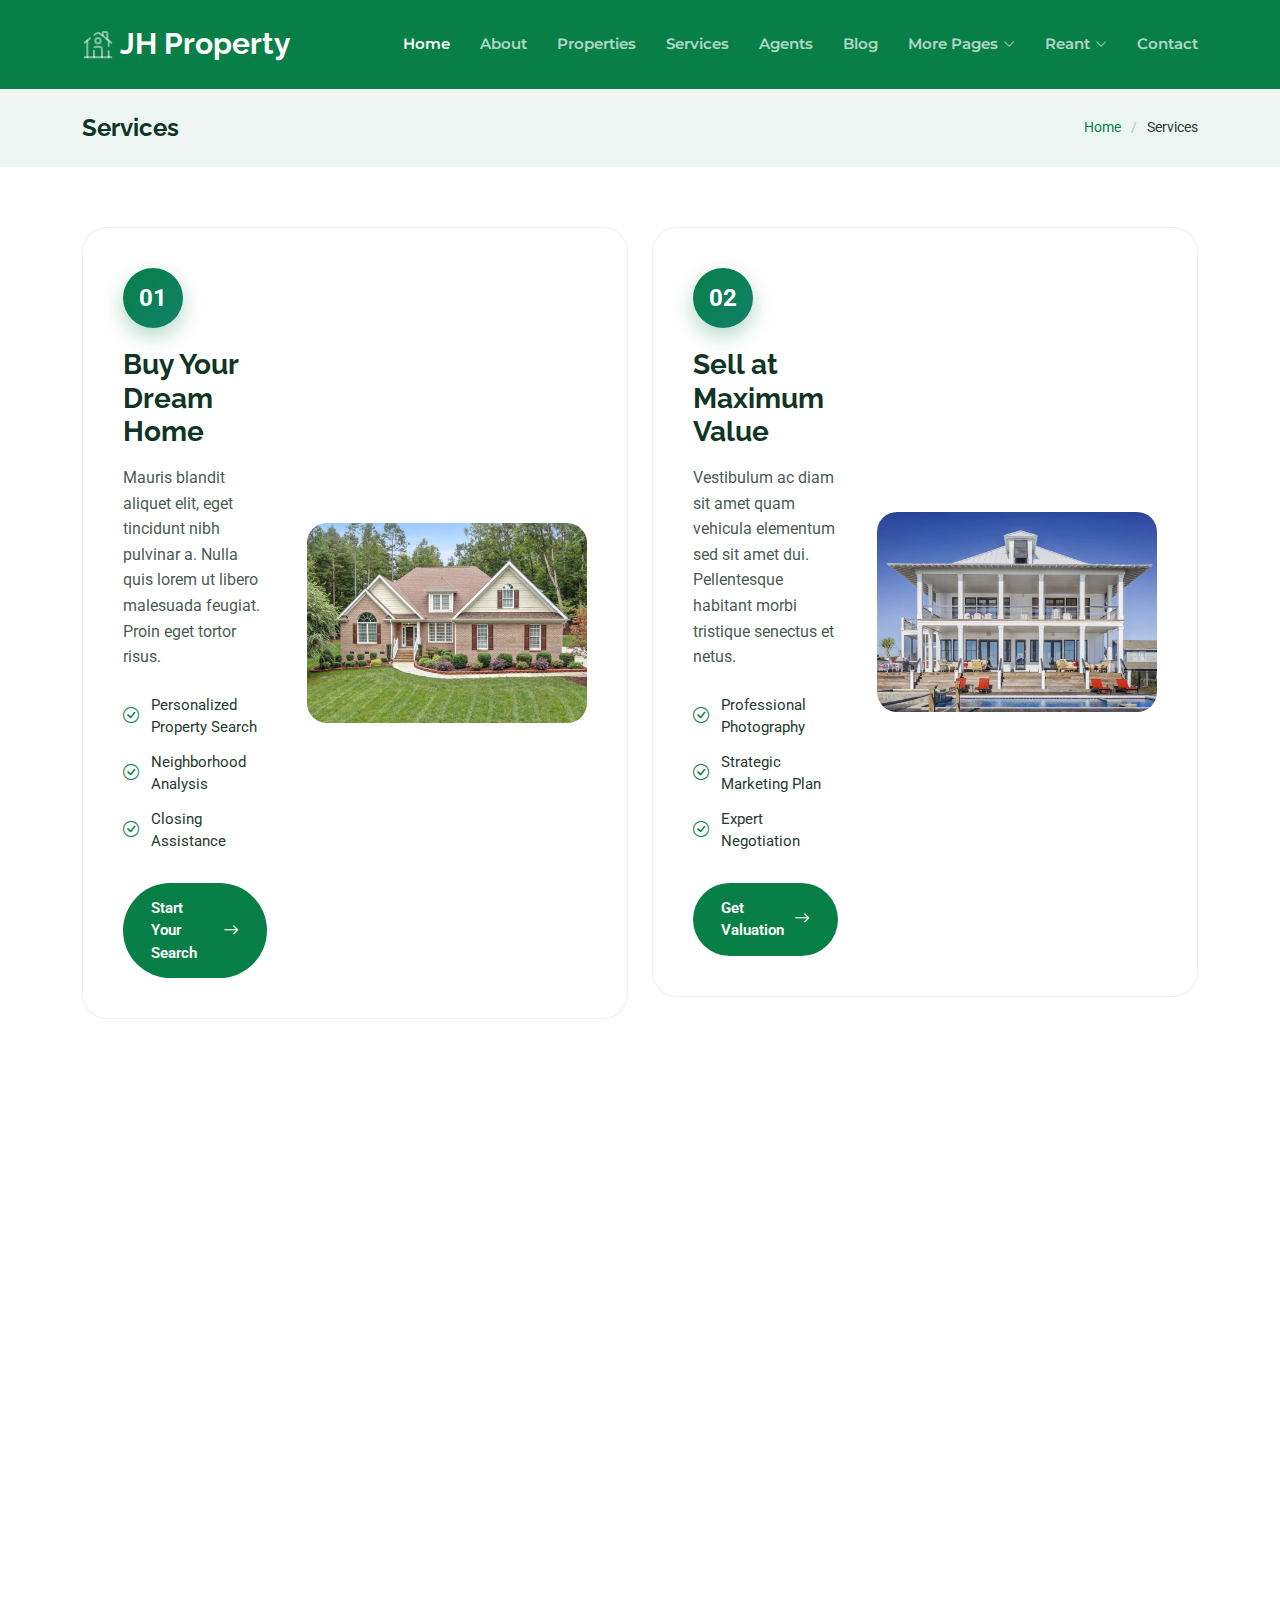
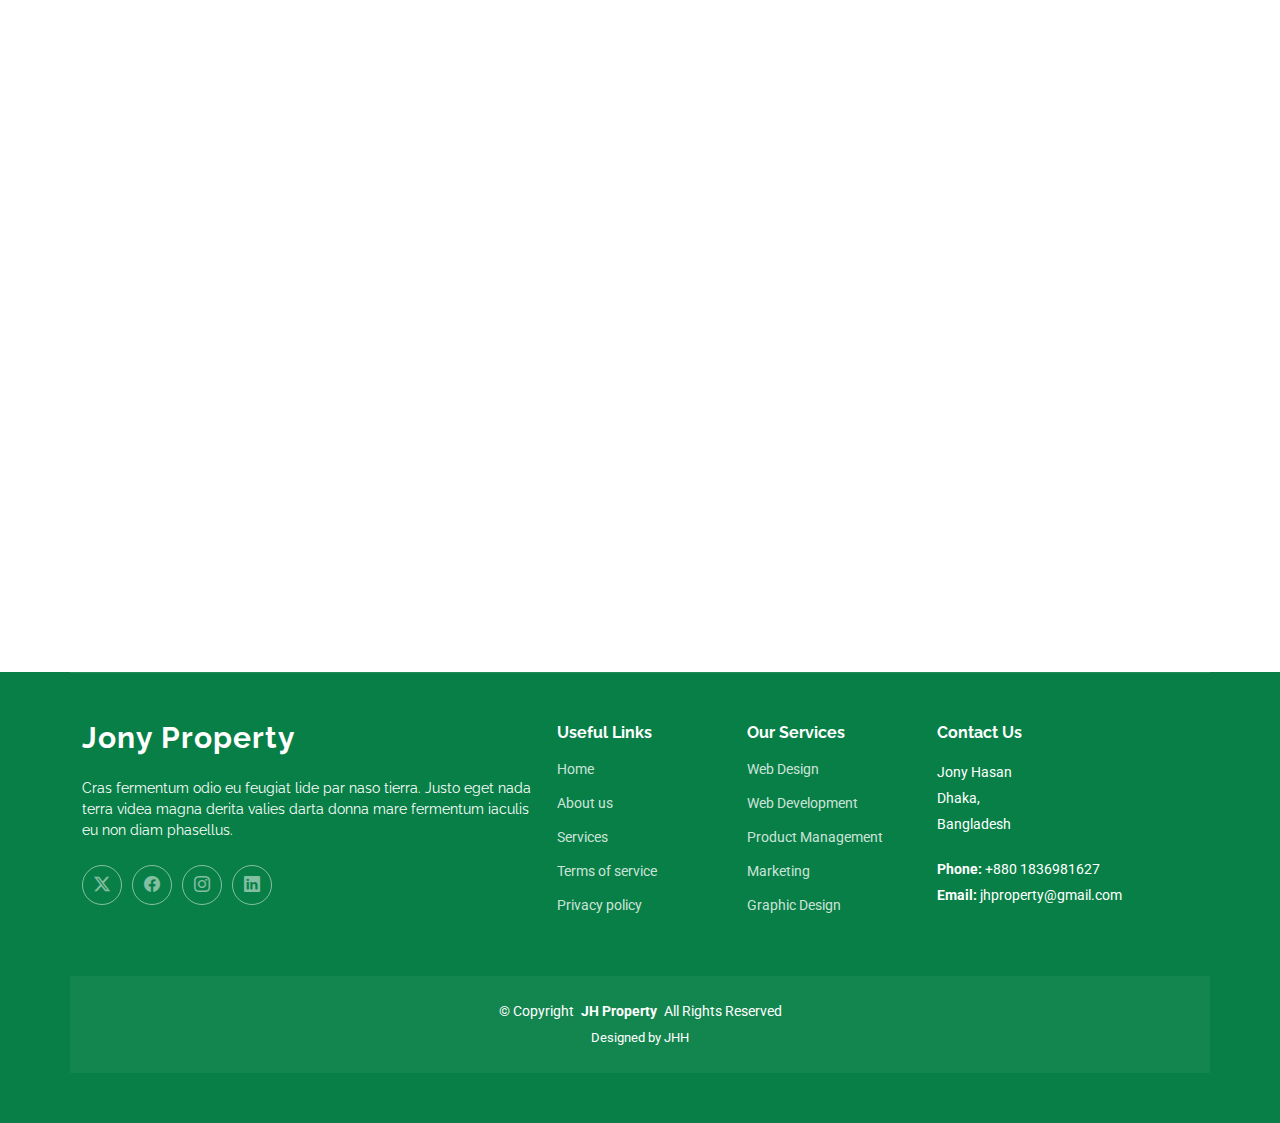
<file: services.html>
<!DOCTYPE html>
<html lang="en">

<head>
  <meta charset="utf-8">
  <meta content="width=device-width, initial-scale=1.0" name="viewport">
  <title>Services - HomeSpace Bootstrap Template</title>
  <meta name="description" content="">
  <meta name="keywords" content="">

  <!-- Favicons -->
  <link href="assets/img/favicon.png" rel="icon">
  <link href="assets/img/apple-touch-icon.png" rel="apple-touch-icon">

  <!-- Fonts -->
  <link href="https://fonts.googleapis.com" rel="preconnect">
  <link href="https://fonts.gstatic.com" rel="preconnect" crossorigin>
  <link href="https://fonts.googleapis.com/css2?family=Roboto:ital,wght@0,100;0,300;0,400;0,500;0,700;0,900;1,100;1,300;1,400;1,500;1,700;1,900&family=Montserrat:ital,wght@0,100;0,200;0,300;0,400;0,500;0,600;0,700;0,800;0,900;1,100;1,200;1,300;1,400;1,500;1,600;1,700;1,800;1,900&family=Raleway:ital,wght@0,100;0,200;0,300;0,400;0,500;0,600;0,700;0,800;0,900;1,100;1,200;1,300;1,400;1,500;1,600;1,700;1,800;1,900&display=swap" rel="stylesheet">

  <!-- Vendor CSS Files -->
  <link href="assets/vendor/bootstrap/css/bootstrap.min.css" rel="stylesheet">
  <link href="assets/vendor/bootstrap-icons/bootstrap-icons.css" rel="stylesheet">
  <link href="assets/vendor/aos/aos.css" rel="stylesheet">
  <link href="assets/vendor/swiper/swiper-bundle.min.css" rel="stylesheet">

  <!-- Main CSS File -->
  <link href="assets/css/main.css" rel="stylesheet">

  <!-- =======================================================
  * Template Name: HomeSpace
  * Template URL: https://bootstrapmade.com/homespace-bootstrap-real-estate-template/
  * Updated: Jul 05 2025 with Bootstrap v5.3.7
  * Author: BootstrapMade.com
  * License: https://bootstrapmade.com/license/
  ======================================================== -->
</head>

<body class="services-page">

  <header id="header" class="header d-flex align-items-center sticky-top">
    <div class="container-fluid container-xl position-relative d-flex align-items-center justify-content-between">

      <a href="index.html" class="logo d-flex align-items-center">
        <!-- Uncomment the line below if you also wish to use an image logo -->
        <!-- <img src="assets/img/logo.webp" alt=""> -->
        <svg class="my-icon" viewBox="0 0 24 24" fill="none" xmlns="http://www.w3.org/2000/svg">
          <g id="bgCarrier" stroke-width="0"></g>
          <g id="tracerCarrier" stroke-linecap="round" stroke-linejoin="round"></g>
          <g id="iconCarrier">
            <path d="M22 22L2 22" stroke="currentColor" stroke-width="1.5" stroke-linecap="round"></path>
            <path d="M2 11L6.06296 7.74968M22 11L13.8741 4.49931C12.7784 3.62279 11.2216 3.62279 10.1259 4.49931L9.34398 5.12486" stroke="currentColor" stroke-width="1.5" stroke-linecap="round"></path>
            <path d="M15.5 5.5V3.5C15.5 3.22386 15.7239 3 16 3H18.5C18.7761 3 19 3.22386 19 3.5V8.5" stroke="currentColor" stroke-width="1.5" stroke-linecap="round"></path>
            <path d="M4 22V9.5" stroke="currentColor" stroke-width="1.5" stroke-linecap="round"></path>
            <path d="M20 9.5V13.5M20 22V17.5" stroke="currentColor" stroke-width="1.5" stroke-linecap="round"></path>
            <path d="M15 22V17C15 15.5858 15 14.8787 14.5607 14.4393C14.1213 14 13.4142 14 12 14C10.5858 14 9.87868 14 9.43934 14.4393M9 22V17" stroke="currentColor" stroke-width="1.5" stroke-linecap="round" stroke-linejoin="round"></path>
            <path d="M14 9.5C14 10.6046 13.1046 11.5 12 11.5C10.8954 11.5 10 10.6046 10 9.5C10 8.39543 10.8954 7.5 12 7.5C13.1046 7.5 14 8.39543 14 9.5Z" stroke="currentColor" stroke-width="1.5"></path>
          </g>
        </svg>
        <h1 class="sitename">JH Property</h1>
      </a>

      <nav id="navmenu" class="navmenu">
        <ul>
          <li><a href="index.html" class="active">Home</a></li>
          <li><a href="about.html">About</a></li>
          <li><a href="properties.html">Properties</a></li>
          <li><a href="services.html">Services</a></li>
          <li><a href="agents.html">Agents</a></li>
          <li><a href="blog.html">Blog</a></li>
          <li class="dropdown"><a href="#"><span>More Pages</span> <i class="bi bi-chevron-down toggle-dropdown"></i></a>
            <ul>
              <li><a href="property-details.html">Property Details</a></li>
              <li><a href="service-details.html">Service Details</a></li>
              <li><a href="agent-profile.html">Agent Profile</a></li>
              <li><a href="blog-details.html">Blog Details</a></li>
              <li><a href="terms.html">Terms</a></li>
              <li><a href="privacy.html">Privacy</a></li>
              <li><a href="404.html">404</a></li>
            </ul>
          </li>

          <li class="dropdown"><a href="#"><span>Reant</span> <i class="bi bi-chevron-down toggle-dropdown"></i></a>
            <ul>
              <li><a href="#">To-Let</a></li>
              <li class="dropdown"><a href="#"><span>Commasiyal Reant</span> <i class="bi bi-chevron-down toggle-dropdown"></i></a>
                <ul>
                  <li><a href="#">Resturent</a></li>
                  <li><a href="#">Shopes</a></li>
                  
                </ul>
              </li>
              <li><a href="#">Office</a></li>
             
            </ul>
          </li>
          <li><a href="contact.html">Contact</a></li>
        </ul>
        <i class="mobile-nav-toggle d-xl-none bi bi-list"></i>
      </nav>

    </div>
  </header>

  <main class="main">

    <!-- Page Title -->
    <div class="page-title light-background">
      <div class="container d-lg-flex justify-content-between align-items-center">
        <h1 class="mb-2 mb-lg-0">Services</h1>
        <nav class="breadcrumbs">
          <ol>
            <li><a href="index.html">Home</a></li>
            <li class="current">Services</li>
          </ol>
        </nav>
      </div>
    </div><!-- End Page Title -->

    <!-- Services Section -->
    <section id="services" class="services section">

      <div class="container" data-aos="fade-up" data-aos-delay="100">

        <div class="row gy-5">

          <div class="col-xl-6" data-aos="fade-right" data-aos-delay="200">
            <div class="service-block">
              <div class="service-content">
                <div class="service-number">01</div>
                <div class="service-info">
                  <h4>Buy Your Dream Home</h4>
                  <p>Mauris blandit aliquet elit, eget tincidunt nibh pulvinar a. Nulla quis lorem ut libero malesuada feugiat. Proin eget tortor risus.</p>
                  <ul class="service-features">
                    <li><i class="bi bi-check-circle"></i> Personalized Property Search</li>
                    <li><i class="bi bi-check-circle"></i> Neighborhood Analysis</li>
                    <li><i class="bi bi-check-circle"></i> Closing Assistance</li>
                  </ul>
                  <a href="service-details.html" class="service-btn">
                    Start Your Search <i class="bi bi-arrow-right"></i>
                  </a>
                </div>
              </div>
              <div class="service-image">
                <img src="assets/img/real-estate/property-exterior-3.webp" alt="Buy Dream Home" class="img-fluid">
                <div class="image-overlay">
                  <i class="bi bi-house-heart"></i>
                </div>
              </div>
            </div>
          </div><!-- End Service Block -->

          <div class="col-xl-6" data-aos="fade-left" data-aos-delay="300">
            <div class="service-block">
              <div class="service-content">
                <div class="service-number">02</div>
                <div class="service-info">
                  <h4>Sell at Maximum Value</h4>
                  <p>Vestibulum ac diam sit amet quam vehicula elementum sed sit amet dui. Pellentesque habitant morbi tristique senectus et netus.</p>
                  <ul class="service-features">
                    <li><i class="bi bi-check-circle"></i> Professional Photography</li>
                    <li><i class="bi bi-check-circle"></i> Strategic Marketing Plan</li>
                    <li><i class="bi bi-check-circle"></i> Expert Negotiation</li>
                  </ul>
                  <a href="service-details.html" class="service-btn">
                    Get Valuation <i class="bi bi-arrow-right"></i>
                  </a>
                </div>
              </div>
              <div class="service-image">
                <img src="assets/img/real-estate/property-exterior-7.webp" alt="Sell Property" class="img-fluid">
                <div class="image-overlay">
                  <i class="bi bi-currency-dollar"></i>
                </div>
              </div>
            </div>
          </div><!-- End Service Block -->

          <div class="col-xl-6" data-aos="fade-right" data-aos-delay="400">
            <div class="service-block">
              <div class="service-content">
                <div class="service-number">03</div>
                <div class="service-info">
                  <h4>Premium Rentals</h4>
                  <p>Curabitur non nulla sit amet nisl tempus convallis quis ac lectus. Donec sollicitudin molestie malesuada. Quisque velit nisi.</p>
                  <ul class="service-features">
                    <li><i class="bi bi-check-circle"></i> Tenant Screening</li>
                    <li><i class="bi bi-check-circle"></i> Flexible Lease Terms</li>
                    <li><i class="bi bi-check-circle"></i> 24/7 Support</li>
                  </ul>
                  <a href="service-details.html" class="service-btn">
                    Browse Rentals <i class="bi bi-arrow-right"></i>
                  </a>
                </div>
              </div>
              <div class="service-image">
                <img src="assets/img/real-estate/property-interior-5.webp" alt="Premium Rentals" class="img-fluid">
                <div class="image-overlay">
                  <i class="bi bi-key"></i>
                </div>
              </div>
            </div>
          </div><!-- End Service Block -->

          <div class="col-xl-6" data-aos="fade-left" data-aos-delay="500">
            <div class="service-block">
              <div class="service-content">
                <div class="service-number">04</div>
                <div class="service-info">
                  <h4>Investment Consulting</h4>
                  <p>Sed porttitor lectus nibh. Cras ultricies ligula sed magna dictum porta. Vivamus magna justo, lacinia eget consectetur sed.</p>
                  <ul class="service-features">
                    <li><i class="bi bi-check-circle"></i> Market Analysis</li>
                    <li><i class="bi bi-check-circle"></i> ROI Projections</li>
                    <li><i class="bi bi-check-circle"></i> Portfolio Diversification</li>
                  </ul>
                  <a href="service-details.html" class="service-btn">
                    Schedule Consultation <i class="bi bi-arrow-right"></i>
                  </a>
                </div>
              </div>
              <div class="service-image">
                <img src="assets/img/real-estate/features-2.webp" alt="Investment Consulting" class="img-fluid">
                <div class="image-overlay">
                  <i class="bi bi-graph-up-arrow"></i>
                </div>
              </div>
            </div>
          </div><!-- End Service Block -->

        </div>

        <div class="row">
          <div class="col-lg-12" data-aos="fade-up" data-aos-delay="600">
            <div class="cta-section">
              <div class="cta-content">
                <h3>Ready to Make Your Move?</h3>
                <p>Connect with our experienced team today and discover how we can help you achieve your real estate goals.</p>
                <div class="cta-buttons">
                  <a href="contact.html" class="btn-primary">Contact Us Today</a>
                  <a href="tel:+1234567890" class="btn-secondary">
                    <i class="bi bi-telephone"></i> Call Now
                  </a>
                </div>
              </div>
              <div class="cta-stats">
                <div class="stat-item">
                  <div class="stat-number">500+</div>
                  <div class="stat-label">Happy Clients</div>
                </div>
                <div class="stat-item">
                  <div class="stat-number">15+</div>
                  <div class="stat-label">Years Experience</div>
                </div>
                <div class="stat-item">
                  <div class="stat-number">98%</div>
                  <div class="stat-label">Success Rate</div>
                </div>
              </div>
            </div>
          </div>
        </div>

      </div>

    </section><!-- /Services Section -->

  </main>

  <footer id="footer" class="footer accent-background">

    <div class="container footer-top">
      <div class="row gy-4">
        <div class="col-lg-5 col-md-12 footer-about">
          <a href="index.html" class="logo d-flex align-items-center">
            <span class="sitename">Jony Property</span>
          </a>
          <p>Cras fermentum odio eu feugiat lide par naso tierra. Justo eget nada terra videa magna derita valies darta donna mare fermentum iaculis eu non diam phasellus.</p>
          <div class="social-links d-flex mt-4">
            <a href=""><i class="bi bi-twitter-x"></i></a>
            <a href=""><i class="bi bi-facebook"></i></a>
            <a href=""><i class="bi bi-instagram"></i></a>
            <a href=""><i class="bi bi-linkedin"></i></a>
          </div>
        </div>

        <div class="col-lg-2 col-6 footer-links">
          <h4>Useful Links</h4>
          <ul>
            <li><a href="#">Home</a></li>
            <li><a href="#">About us</a></li>
            <li><a href="#">Services</a></li>
            <li><a href="#">Terms of service</a></li>
            <li><a href="#">Privacy policy</a></li>
          </ul>
        </div>

        <div class="col-lg-2 col-6 footer-links">
          <h4>Our Services</h4>
          <ul>
            <li><a href="#">Web Design</a></li>
            <li><a href="#">Web Development</a></li>
            <li><a href="#">Product Management</a></li>
            <li><a href="#">Marketing</a></li>
            <li><a href="#">Graphic Design</a></li>
          </ul>
        </div>

        <div class="col-lg-3 col-md-12 footer-contact text-center text-md-start">
          <h4>Contact Us</h4>
          <p>Jony Hasan</p>
          <p>Dhaka, </p>
          <p>Bangladesh</p>
          <p class="mt-4"><strong>Phone:</strong> <span>+880 1836981627</span></p>
          <p><strong>Email:</strong> <span>jhproperty@gmail.com</span></p>
        </div>

      </div>
    </div>

    <div class="container copyright text-center mt-4">
      <p>© <span>Copyright</span> <strong class="px-1 sitename">JH Property</strong> <span>All Rights Reserved</span></p>
      <div class="credits">
        <!-- All the links in the footer should remain intact. -->
        <!-- You can delete the links only if you've purchased the pro version. -->
        <!-- Licensing information: https://bootstrapmade.com/license/ -->
        <!-- Purchase the pro version with working PHP/AJAX contact form: [buy-url] -->
        Designed by <a href="https://bootstrapmade.com/">JHH</a>
      </div>
    </div>

  </footer>
  <!-- Scroll Top -->
  <a href="#" id="scroll-top" class="scroll-top d-flex align-items-center justify-content-center"><i class="bi bi-arrow-up-short"></i></a>

  <!-- Preloader -->
  <div id="preloader"></div>

  <!-- Vendor JS Files -->
  <script src="assets/vendor/bootstrap/js/bootstrap.bundle.min.js"></script>
  <script src="assets/vendor/php-email-form/validate.js"></script>
  <script src="assets/vendor/aos/aos.js"></script>
  <script src="assets/vendor/purecounter/purecounter_vanilla.js"></script>
  <script src="assets/vendor/swiper/swiper-bundle.min.js"></script>

  <!-- Main JS File -->
  <script src="assets/js/main.js"></script>

</body>

</html>
</file>
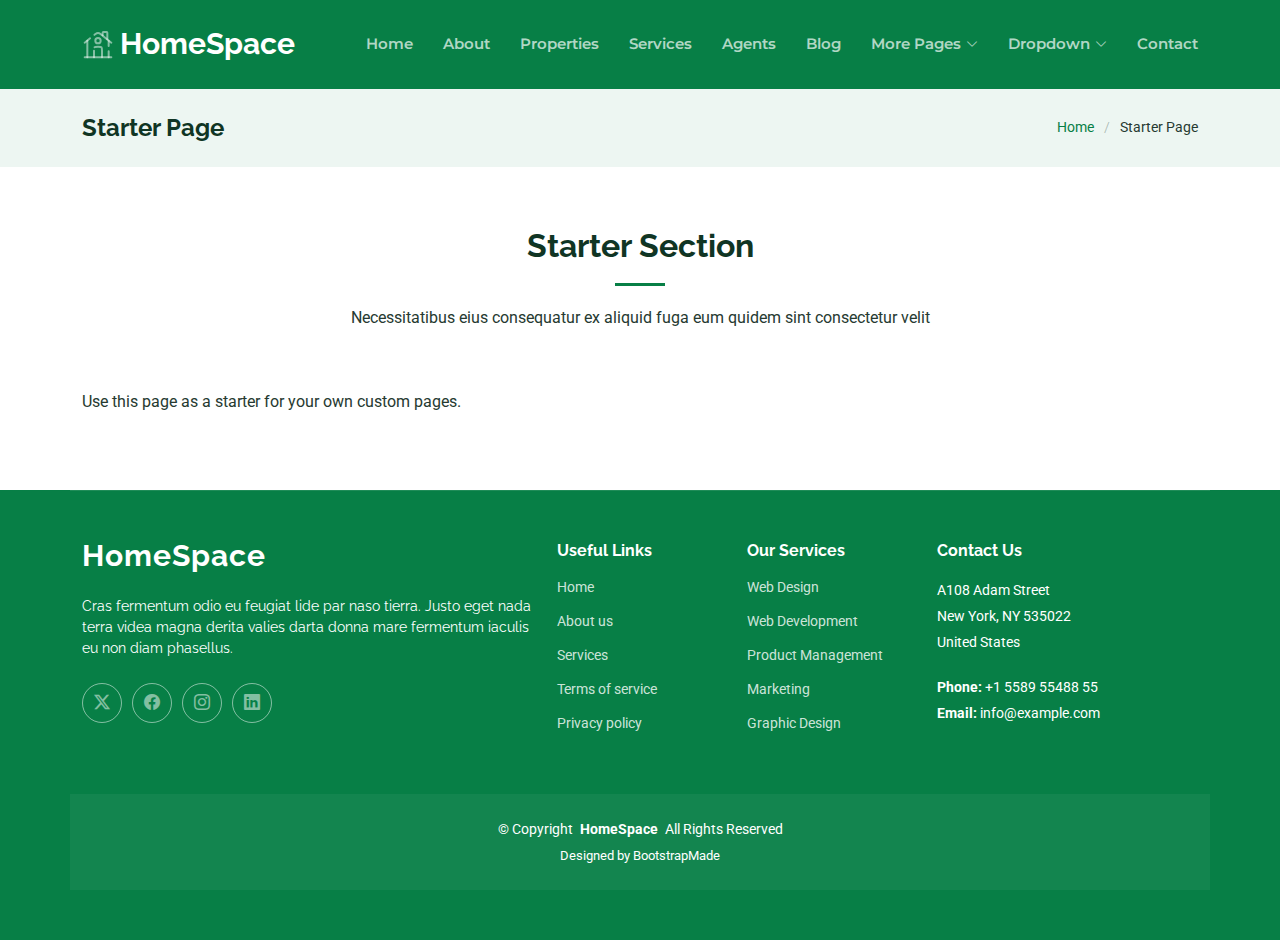
<file: starter-page.html>
<!DOCTYPE html>
<html lang="en">

<head>
  <meta charset="utf-8">
  <meta content="width=device-width, initial-scale=1.0" name="viewport">
  <title>Starter Page - HomeSpace Bootstrap Template</title>
  <meta name="description" content="">
  <meta name="keywords" content="">

  <!-- Favicons -->
  <link href="assets/img/favicon.png" rel="icon">
  <link href="assets/img/apple-touch-icon.png" rel="apple-touch-icon">

  <!-- Fonts -->
  <link href="https://fonts.googleapis.com" rel="preconnect">
  <link href="https://fonts.gstatic.com" rel="preconnect" crossorigin>
  <link href="https://fonts.googleapis.com/css2?family=Roboto:ital,wght@0,100;0,300;0,400;0,500;0,700;0,900;1,100;1,300;1,400;1,500;1,700;1,900&family=Montserrat:ital,wght@0,100;0,200;0,300;0,400;0,500;0,600;0,700;0,800;0,900;1,100;1,200;1,300;1,400;1,500;1,600;1,700;1,800;1,900&family=Raleway:ital,wght@0,100;0,200;0,300;0,400;0,500;0,600;0,700;0,800;0,900;1,100;1,200;1,300;1,400;1,500;1,600;1,700;1,800;1,900&display=swap" rel="stylesheet">

  <!-- Vendor CSS Files -->
  <link href="assets/vendor/bootstrap/css/bootstrap.min.css" rel="stylesheet">
  <link href="assets/vendor/bootstrap-icons/bootstrap-icons.css" rel="stylesheet">
  <link href="assets/vendor/aos/aos.css" rel="stylesheet">
  <link href="assets/vendor/swiper/swiper-bundle.min.css" rel="stylesheet">

  <!-- Main CSS File -->
  <link href="assets/css/main.css" rel="stylesheet">

  <!-- =======================================================
  * Template Name: HomeSpace
  * Template URL: https://bootstrapmade.com/homespace-bootstrap-real-estate-template/
  * Updated: Jul 05 2025 with Bootstrap v5.3.7
  * Author: BootstrapMade.com
  * License: https://bootstrapmade.com/license/
  ======================================================== -->
</head>

<body class="starter-page-page">

  <header id="header" class="header d-flex align-items-center sticky-top">
    <div class="container-fluid container-xl position-relative d-flex align-items-center justify-content-between">

      <a href="index.html" class="logo d-flex align-items-center">
        <!-- Uncomment the line below if you also wish to use an image logo -->
        <!-- <img src="assets/img/logo.webp" alt=""> -->
        <svg class="my-icon" viewBox="0 0 24 24" fill="none" xmlns="http://www.w3.org/2000/svg">
          <g id="bgCarrier" stroke-width="0"></g>
          <g id="tracerCarrier" stroke-linecap="round" stroke-linejoin="round"></g>
          <g id="iconCarrier">
            <path d="M22 22L2 22" stroke="currentColor" stroke-width="1.5" stroke-linecap="round"></path>
            <path d="M2 11L6.06296 7.74968M22 11L13.8741 4.49931C12.7784 3.62279 11.2216 3.62279 10.1259 4.49931L9.34398 5.12486" stroke="currentColor" stroke-width="1.5" stroke-linecap="round"></path>
            <path d="M15.5 5.5V3.5C15.5 3.22386 15.7239 3 16 3H18.5C18.7761 3 19 3.22386 19 3.5V8.5" stroke="currentColor" stroke-width="1.5" stroke-linecap="round"></path>
            <path d="M4 22V9.5" stroke="currentColor" stroke-width="1.5" stroke-linecap="round"></path>
            <path d="M20 9.5V13.5M20 22V17.5" stroke="currentColor" stroke-width="1.5" stroke-linecap="round"></path>
            <path d="M15 22V17C15 15.5858 15 14.8787 14.5607 14.4393C14.1213 14 13.4142 14 12 14C10.5858 14 9.87868 14 9.43934 14.4393M9 22V17" stroke="currentColor" stroke-width="1.5" stroke-linecap="round" stroke-linejoin="round"></path>
            <path d="M14 9.5C14 10.6046 13.1046 11.5 12 11.5C10.8954 11.5 10 10.6046 10 9.5C10 8.39543 10.8954 7.5 12 7.5C13.1046 7.5 14 8.39543 14 9.5Z" stroke="currentColor" stroke-width="1.5"></path>
          </g>
        </svg>
        <h1 class="sitename">HomeSpace</h1>
      </a>

      <nav id="navmenu" class="navmenu">
        <ul>
          <li><a href="index.html">Home</a></li>
          <li><a href="about.html">About</a></li>
          <li><a href="properties.html">Properties</a></li>
          <li><a href="services.html">Services</a></li>
          <li><a href="agents.html">Agents</a></li>
          <li><a href="blog.html">Blog</a></li>
          <li class="dropdown"><a href="#"><span>More Pages</span> <i class="bi bi-chevron-down toggle-dropdown"></i></a>
            <ul>
              <li><a href="property-details.html">Property Details</a></li>
              <li><a href="service-details.html">Service Details</a></li>
              <li><a href="agent-profile.html">Agent Profile</a></li>
              <li><a href="blog-details.html">Blog Details</a></li>
              <li><a href="terms.html">Terms</a></li>
              <li><a href="privacy.html">Privacy</a></li>
              <li><a href="404.html">404</a></li>
            </ul>
          </li>

          <li class="dropdown"><a href="#"><span>Dropdown</span> <i class="bi bi-chevron-down toggle-dropdown"></i></a>
            <ul>
              <li><a href="#">Dropdown 1</a></li>
              <li class="dropdown"><a href="#"><span>Deep Dropdown</span> <i class="bi bi-chevron-down toggle-dropdown"></i></a>
                <ul>
                  <li><a href="#">Deep Dropdown 1</a></li>
                  <li><a href="#">Deep Dropdown 2</a></li>
                  <li><a href="#">Deep Dropdown 3</a></li>
                  <li><a href="#">Deep Dropdown 4</a></li>
                  <li><a href="#">Deep Dropdown 5</a></li>
                </ul>
              </li>
              <li><a href="#">Dropdown 2</a></li>
              <li><a href="#">Dropdown 3</a></li>
              <li><a href="#">Dropdown 4</a></li>
            </ul>
          </li>
          <li><a href="contact.html">Contact</a></li>
        </ul>
        <i class="mobile-nav-toggle d-xl-none bi bi-list"></i>
      </nav>

    </div>
  </header>

  <main class="main">

    <!-- Page Title -->
    <div class="page-title light-background">
      <div class="container d-lg-flex justify-content-between align-items-center">
        <h1 class="mb-2 mb-lg-0">Starter Page</h1>
        <nav class="breadcrumbs">
          <ol>
            <li><a href="index.html">Home</a></li>
            <li class="current">Starter Page</li>
          </ol>
        </nav>
      </div>
    </div><!-- End Page Title -->

    <!-- Starter Section Section -->
    <section id="starter-section" class="starter-section section">

      <!-- Section Title -->
      <div class="container section-title" data-aos="fade-up">
        <h2>Starter Section</h2>
        <p>Necessitatibus eius consequatur ex aliquid fuga eum quidem sint consectetur velit</p>
      </div><!-- End Section Title -->

      <div class="container" data-aos="fade-up">
        <p>Use this page as a starter for your own custom pages.</p>
      </div>

    </section><!-- /Starter Section Section -->

  </main>

  <footer id="footer" class="footer accent-background">

    <div class="container footer-top">
      <div class="row gy-4">
        <div class="col-lg-5 col-md-12 footer-about">
          <a href="index.html" class="logo d-flex align-items-center">
            <span class="sitename">HomeSpace</span>
          </a>
          <p>Cras fermentum odio eu feugiat lide par naso tierra. Justo eget nada terra videa magna derita valies darta donna mare fermentum iaculis eu non diam phasellus.</p>
          <div class="social-links d-flex mt-4">
            <a href=""><i class="bi bi-twitter-x"></i></a>
            <a href=""><i class="bi bi-facebook"></i></a>
            <a href=""><i class="bi bi-instagram"></i></a>
            <a href=""><i class="bi bi-linkedin"></i></a>
          </div>
        </div>

        <div class="col-lg-2 col-6 footer-links">
          <h4>Useful Links</h4>
          <ul>
            <li><a href="#">Home</a></li>
            <li><a href="#">About us</a></li>
            <li><a href="#">Services</a></li>
            <li><a href="#">Terms of service</a></li>
            <li><a href="#">Privacy policy</a></li>
          </ul>
        </div>

        <div class="col-lg-2 col-6 footer-links">
          <h4>Our Services</h4>
          <ul>
            <li><a href="#">Web Design</a></li>
            <li><a href="#">Web Development</a></li>
            <li><a href="#">Product Management</a></li>
            <li><a href="#">Marketing</a></li>
            <li><a href="#">Graphic Design</a></li>
          </ul>
        </div>

        <div class="col-lg-3 col-md-12 footer-contact text-center text-md-start">
          <h4>Contact Us</h4>
          <p>A108 Adam Street</p>
          <p>New York, NY 535022</p>
          <p>United States</p>
          <p class="mt-4"><strong>Phone:</strong> <span>+1 5589 55488 55</span></p>
          <p><strong>Email:</strong> <span>info@example.com</span></p>
        </div>

      </div>
    </div>

    <div class="container copyright text-center mt-4">
      <p>© <span>Copyright</span> <strong class="px-1 sitename">HomeSpace</strong> <span>All Rights Reserved</span></p>
      <div class="credits">
        <!-- All the links in the footer should remain intact. -->
        <!-- You can delete the links only if you've purchased the pro version. -->
        <!-- Licensing information: https://bootstrapmade.com/license/ -->
        <!-- Purchase the pro version with working PHP/AJAX contact form: [buy-url] -->
        Designed by <a href="https://bootstrapmade.com/">BootstrapMade</a>
      </div>
    </div>

  </footer>

  <!-- Scroll Top -->
  <a href="#" id="scroll-top" class="scroll-top d-flex align-items-center justify-content-center"><i class="bi bi-arrow-up-short"></i></a>

  <!-- Preloader -->
  <div id="preloader"></div>

  <!-- Vendor JS Files -->
  <script src="assets/vendor/bootstrap/js/bootstrap.bundle.min.js"></script>
  <script src="assets/vendor/php-email-form/validate.js"></script>
  <script src="assets/vendor/aos/aos.js"></script>
  <script src="assets/vendor/purecounter/purecounter_vanilla.js"></script>
  <script src="assets/vendor/swiper/swiper-bundle.min.js"></script>

  <!-- Main JS File -->
  <script src="assets/js/main.js"></script>

</body>

</html>
</file>
<file: assets/css/style.css>
.header_top{
    background: #891d97;
    
}
.jjjj{
    margin: 10px 0px 0px 80px;
    
}
</file>
<file: assets/css/main.css>
/**
* Template Name: HomeSpace
* Template URL: https://bootstrapmade.com/homespace-bootstrap-real-estate-template/
* Updated: Jul 05 2025 with Bootstrap v5.3.7
* Author: BootstrapMade.com
* License: https://bootstrapmade.com/license/
*/

@charset "UTF-8";

/*--------------------------------------------------------------
# Font & Color Variables
# Help: https://bootstrapmade.com/color-system/
--------------------------------------------------------------*/
/* Fonts */
:root {
  --default-font: "Roboto",  system-ui, -apple-system, "Segoe UI", Roboto, "Helvetica Neue", Arial, "Noto Sans", "Liberation Sans", sans-serif, "Apple Color Emoji", "Segoe UI Emoji", "Segoe UI Symbol", "Noto Color Emoji";
  --heading-font: "Raleway",  sans-serif;
  --nav-font: "Montserrat",  sans-serif;
}

/* Global Colors - The following color variables are used throughout the website. Updating them here will change the color scheme of the entire website */
:root { 
  --background-color: #ffffff; /* Background color for the entire website, including individual sections */
  --default-color: #263a31; /* Default color used for the majority of the text content across the entire website */
  --heading-color: #103524; /* Color for headings, subheadings and title throughout the website */
  --accent-color: #077f46; /* Accent color that represents your brand on the website. It's used for buttons, links, and other elements that need to stand out */
  --surface-color: #ffffff; /* The surface color is used as a background of boxed elements within sections, such as cards, icon boxes, or other elements that require a visual separation from the global background. */
  --contrast-color: #ffffff; /* Contrast color for text, ensuring readability against backgrounds of accent, heading, or default colors. */
}

/* Nav Menu Colors - The following color variables are used specifically for the navigation menu. They are separate from the global colors to allow for more customization options */
:root {
  --nav-color: rgba(255, 255, 255, 0.7);  /* The default color of the main navmenu links */
  --nav-hover-color: #ffffff; /* Applied to main navmenu links when they are hovered over or active */
  --nav-mobile-background-color: #ffffff; /* Used as the background color for mobile navigation menu */
  --nav-dropdown-background-color: #ffffff; /* Used as the background color for dropdown items that appear when hovering over primary navigation items */
  --nav-dropdown-color: #263a31; /* Used for navigation links of the dropdown items in the navigation menu. */
  --nav-dropdown-hover-color: #077f46; /* Similar to --nav-hover-color, this color is applied to dropdown navigation links when they are hovered over. */
}

/* Color Presets - These classes override global colors when applied to any section or element, providing reuse of the sam color scheme. */

.light-background {
  --background-color: #edf6f2;
  --surface-color: #ffffff;
}

.dark-background {
  --background-color: #081b12;
  --default-color: #ffffff;
  --heading-color: #ffffff;
  --surface-color: #1f3028;
  --contrast-color: #ffffff;
}

.accent-background {
  --background-color: #077f46;
  --default-color: #ffffff;
  --heading-color: #ffffff;
  --accent-color: #ffffff;
  --surface-color: #2a8f5f;
  --contrast-color: #ffffff;
}

/* Smooth scroll */
:root {
  scroll-behavior: smooth;
}

/*--------------------------------------------------------------
# General Styling & Shared Classes
--------------------------------------------------------------*/
body {
  color: var(--default-color);
  background-color: var(--background-color);
  font-family: var(--default-font);
}

a {
  color: var(--accent-color);
  text-decoration: none;
  transition: 0.3s;
}

a:hover {
  color: color-mix(in srgb, var(--accent-color), transparent 25%);
  text-decoration: none;
}

h1,
h2,
h3,
h4,
h5,
h6 {
  color: var(--heading-color);
  font-family: var(--heading-font);
}

/* PHP Email Form Messages
------------------------------*/
.php-email-form .error-message {
  display: none;
  background: #df1529;
  color: #ffffff;
  text-align: left;
  padding: 15px;
  margin-bottom: 24px;
  font-weight: 600;
}

.php-email-form .sent-message {
  display: none;
  color: #ffffff;
  background: #059652;
  text-align: center;
  padding: 15px;
  margin-bottom: 24px;
  font-weight: 600;
}

.php-email-form .loading {
  display: none;
  background: var(--surface-color);
  text-align: center;
  padding: 15px;
  margin-bottom: 24px;
}

.php-email-form .loading:before {
  content: "";
  display: inline-block;
  border-radius: 50%;
  width: 24px;
  height: 24px;
  margin: 0 10px -6px 0;
  border: 3px solid var(--accent-color);
  border-top-color: var(--surface-color);
  animation: php-email-form-loading 1s linear infinite;
}

@keyframes php-email-form-loading {
  0% {
    transform: rotate(0deg);
  }

  100% {
    transform: rotate(360deg);
  }
}

/*--------------------------------------------------------------
# Global Header
--------------------------------------------------------------*/
.header {
  --background-color: #077f46;
  --default-color: #ffffff;
  --heading-color: #ffffff;
  color: var(--default-color);
  background-color: var(--background-color);
  padding: 15px 0;
  transition: all 0.5s;
  z-index: 997;
}

.header .logo {
  line-height: 1;
}

.header .logo img {
  max-height: 32px;
  margin-right: 8px;
}

.header .logo svg {
  height: 32px;
  margin-right: 6px;
  color: color-mix(in srgb, var(--default-color), transparent 50%);
}

.header .logo h1 {
  font-size: 30px;
  margin: 0;
  font-weight: 700;
  color: var(--heading-color);
}

.scrolled .header {
  box-shadow: 0px 0 18px rgba(0, 0, 0, 0.1);
}

/*--------------------------------------------------------------
# Navigation Menu
--------------------------------------------------------------*/
/* Navmenu - Desktop */
@media (min-width: 1200px) {
  .navmenu {
    padding: 0;
  }

  .navmenu ul {
    margin: 0;
    padding: 0;
    display: flex;
    list-style: none;
    align-items: center;
  }

  .navmenu li {
    position: relative;
  }

  .navmenu a,
  .navmenu a:focus {
    color: var(--nav-color);
    padding: 18px 15px;
    font-size: 15px;
    font-family: var(--nav-font);
    font-weight: 600;
    display: flex;
    align-items: center;
    justify-content: space-between;
    white-space: nowrap;
    transition: 0.3s;
  }

  .navmenu a i,
  .navmenu a:focus i {
    font-size: 12px;
    line-height: 0;
    margin-left: 5px;
    transition: 0.3s;
  }

  .navmenu li:last-child a {
    padding-right: 0;
  }

  .navmenu li:hover>a,
  .navmenu .active,
  .navmenu .active:focus {
    color: var(--nav-hover-color);
  }

  .navmenu .dropdown ul {
    margin: 0;
    padding: 10px 0;
    background: var(--nav-dropdown-background-color);
    display: block;
    position: absolute;
    visibility: hidden;
    left: 14px;
    top: 130%;
    opacity: 0;
    transition: 0.3s;
    border-radius: 4px;
    z-index: 99;
    box-shadow: 0px 0px 30px rgba(0, 0, 0, 0.1);
  }

  .navmenu .dropdown ul li {
    min-width: 200px;
  }

  .navmenu .dropdown ul a {
    padding: 10px 20px;
    font-size: 15px;
    text-transform: none;
    color: var(--nav-dropdown-color);
  }

  .navmenu .dropdown ul a i {
    font-size: 12px;
  }

  .navmenu .dropdown ul a:hover,
  .navmenu .dropdown ul .active:hover,
  .navmenu .dropdown ul li:hover>a {
    color: var(--nav-dropdown-hover-color);
  }

  .navmenu .dropdown:hover>ul {
    opacity: 1;
    top: 100%;
    visibility: visible;
  }

  .navmenu .dropdown .dropdown ul {
    top: 0;
    left: -90%;
    visibility: hidden;
  }

  .navmenu .dropdown .dropdown:hover>ul {
    opacity: 1;
    top: 0;
    left: -100%;
    visibility: visible;
  }
}

/* Navmenu - Mobile */
@media (max-width: 1199px) {
  .mobile-nav-toggle {
    color: var(--nav-color);
    font-size: 28px;
    line-height: 0;
    margin-right: 10px;
    cursor: pointer;
    transition: color 0.3s;
  }

  .navmenu {
    padding: 0;
    z-index: 9997;
  }

  .navmenu ul {
    display: none;
    list-style: none;
    position: absolute;
    inset: 60px 20px 20px 20px;
    padding: 10px 0;
    margin: 0;
    border-radius: 6px;
    background-color: var(--nav-mobile-background-color);
    overflow-y: auto;
    transition: 0.3s;
    z-index: 9998;
    box-shadow: 0px 0px 30px rgba(0, 0, 0, 0.1);
  }

  .navmenu a,
  .navmenu a:focus {
    color: var(--nav-dropdown-color);
    padding: 10px 20px;
    font-family: var(--nav-font);
    font-size: 17px;
    font-weight: 500;
    display: flex;
    align-items: center;
    justify-content: space-between;
    white-space: nowrap;
    transition: 0.3s;
  }

  .navmenu a i,
  .navmenu a:focus i {
    font-size: 12px;
    line-height: 0;
    margin-left: 5px;
    width: 30px;
    height: 30px;
    display: flex;
    align-items: center;
    justify-content: center;
    border-radius: 50%;
    transition: 0.3s;
    background-color: color-mix(in srgb, var(--accent-color), transparent 90%);
  }

  .navmenu a i:hover,
  .navmenu a:focus i:hover {
    background-color: var(--accent-color);
    color: var(--contrast-color);
  }

  .navmenu a:hover,
  .navmenu .active,
  .navmenu .active:focus {
    color: var(--nav-dropdown-hover-color);
  }

  .navmenu .active i,
  .navmenu .active:focus i {
    background-color: var(--accent-color);
    color: var(--contrast-color);
    transform: rotate(180deg);
  }

  .navmenu .dropdown ul {
    position: static;
    display: none;
    z-index: 99;
    padding: 10px 0;
    margin: 10px 20px;
    background-color: var(--nav-dropdown-background-color);
    border: 1px solid color-mix(in srgb, var(--default-color), transparent 90%);
    box-shadow: none;
    transition: all 0.5s ease-in-out;
  }

  .navmenu .dropdown ul ul {
    background-color: rgba(33, 37, 41, 0.1);
  }

  .navmenu .dropdown>.dropdown-active {
    display: block;
    background-color: rgba(33, 37, 41, 0.03);
  }

  .mobile-nav-active {
    overflow: hidden;
  }

  .mobile-nav-active .mobile-nav-toggle {
    color: #fff;
    position: absolute;
    font-size: 32px;
    top: 15px;
    right: 15px;
    margin-right: 0;
    z-index: 9999;
  }

  .mobile-nav-active .navmenu {
    position: fixed;
    overflow: hidden;
    inset: 0;
    background: rgba(33, 37, 41, 0.8);
    transition: 0.3s;
  }

  .mobile-nav-active .navmenu>ul {
    display: block;
  }
}

/*--------------------------------------------------------------
# Global Footer
--------------------------------------------------------------*/
.footer {
  color: var(--default-color);
  background-color: var(--background-color);
  font-size: 14px;
  padding-bottom: 50px;
  position: relative;
}

.footer .footer-top {
  padding-top: 50px;
  border-top: 1px solid color-mix(in srgb, var(--default-color), transparent 90%);
}

.footer .footer-about .logo {
  line-height: 1;
  margin-bottom: 25px;
}

.footer .footer-about .logo img {
  max-height: 40px;
  margin-right: 6px;
}

.footer .footer-about .logo span {
  color: var(--heading-color);
  font-size: 30px;
  font-weight: 700;
  letter-spacing: 1px;
  font-family: var(--heading-font);
}

.footer .footer-about p {
  font-size: 14px;
  font-family: var(--heading-font);
}

.footer .social-links a {
  display: flex;
  align-items: center;
  justify-content: center;
  width: 40px;
  height: 40px;
  border-radius: 50%;
  border: 1px solid color-mix(in srgb, var(--default-color), transparent 50%);
  font-size: 16px;
  color: color-mix(in srgb, var(--default-color), transparent 50%);
  margin-right: 10px;
  transition: 0.3s;
}

.footer .social-links a:hover {
  color: var(--accent-color);
  border-color: var(--accent-color);
}

.footer h4 {
  font-size: 16px;
  font-weight: bold;
  position: relative;
  padding-bottom: 12px;
}

.footer .footer-links {
  margin-bottom: 30px;
}

.footer .footer-links ul {
  list-style: none;
  padding: 0;
  margin: 0;
}

.footer .footer-links ul i {
  padding-right: 2px;
  font-size: 12px;
  line-height: 0;
}

.footer .footer-links ul li {
  padding: 10px 0;
  display: flex;
  align-items: center;
}

.footer .footer-links ul li:first-child {
  padding-top: 0;
}

.footer .footer-links ul a {
  color: color-mix(in srgb, var(--default-color), transparent 20%);
  display: inline-block;
  line-height: 1;
}

.footer .footer-links ul a:hover {
  color: var(--accent-color);
}

.footer .footer-contact p {
  margin-bottom: 5px;
}

.footer .copyright {
  padding-top: 25px;
  padding-bottom: 25px;
  background-color: color-mix(in srgb, var(--default-color), transparent 95%);
}

.footer .copyright p {
  margin-bottom: 0;
}

.footer .credits {
  margin-top: 6px;
  font-size: 13px;
}

/*--------------------------------------------------------------
# Preloader
--------------------------------------------------------------*/
#preloader {
  position: fixed;
  inset: 0;
  z-index: 9999;
  overflow: hidden;
  background-color: var(--background-color);
  transition: all 0.6s ease-out;
  width: 100%;
  height: 100vh;
}

#preloader:before,
#preloader:after {
  content: "";
  position: absolute;
  border: 4px solid var(--accent-color);
  border-radius: 50%;
  animation: animate-preloader 2s cubic-bezier(0, 0.2, 0.8, 1) infinite;
}

#preloader:after {
  animation-delay: -0.5s;
}

@keyframes animate-preloader {
  0% {
    width: 10px;
    height: 10px;
    top: calc(50% - 5px);
    left: calc(50% - 5px);
    opacity: 1;
  }

  100% {
    width: 72px;
    height: 72px;
    top: calc(50% - 36px);
    left: calc(50% - 36px);
    opacity: 0;
  }
}

/*--------------------------------------------------------------
# Scroll Top Button
--------------------------------------------------------------*/
.scroll-top {
  position: fixed;
  visibility: hidden;
  opacity: 0;
  right: 15px;
  bottom: -15px;
  z-index: 99999;
  background-color: var(--accent-color);
  width: 44px;
  height: 44px;
  border-radius: 50px;
  transition: all 0.4s;
}

.scroll-top i {
  font-size: 24px;
  color: var(--contrast-color);
  line-height: 0;
}

.scroll-top:hover {
  background-color: color-mix(in srgb, var(--accent-color), transparent 20%);
  color: var(--contrast-color);
}

.scroll-top.active {
  visibility: visible;
  opacity: 1;
  bottom: 15px;
}

/*--------------------------------------------------------------
# Disable aos animation delay on mobile devices
--------------------------------------------------------------*/
@media screen and (max-width: 768px) {
  [data-aos-delay] {
    transition-delay: 0 !important;
  }
}

/*--------------------------------------------------------------
# Global Page Titles & Breadcrumbs
--------------------------------------------------------------*/
.page-title {
  color: var(--default-color);
  background-color: var(--background-color);
  padding: 25px 0;
  position: relative;
}

.page-title h1 {
  font-size: 24px;
  font-weight: 700;
}

.page-title .breadcrumbs ol {
  display: flex;
  flex-wrap: wrap;
  list-style: none;
  padding: 0;
  margin: 0;
  font-size: 14px;
  font-weight: 400;
}

.page-title .breadcrumbs ol li+li {
  padding-left: 10px;
}

.page-title .breadcrumbs ol li+li::before {
  content: "/";
  display: inline-block;
  padding-right: 10px;
  color: color-mix(in srgb, var(--default-color), transparent 70%);
}

/*--------------------------------------------------------------
# Global Sections
--------------------------------------------------------------*/
section,
.section {
  color: var(--default-color);
  background-color: var(--background-color);
  padding: 60px 0;
  scroll-margin-top: 90px;
  overflow: clip;
}

@media (max-width: 1199px) {

  section,
  .section {
    scroll-margin-top: 66px;
  }
}

/*--------------------------------------------------------------
# Global Section Titles
--------------------------------------------------------------*/
.section-title {
  text-align: center;
  padding-bottom: 60px;
  position: relative;
}

.section-title h2 {
  font-size: 32px;
  font-weight: 700;
  margin-bottom: 20px;
  padding-bottom: 20px;
  position: relative;
}

.section-title h2:after {
  content: "";
  position: absolute;
  display: block;
  width: 50px;
  height: 3px;
  background: var(--accent-color);
  left: 0;
  right: 0;
  bottom: 0;
  margin: auto;
}

.section-title p {
  margin-bottom: 0;
}

/*--------------------------------------------------------------
# Hero Section
--------------------------------------------------------------*/
.hero {
  padding-top: 80px;
  background: linear-gradient(45deg, var(--background-color) 0%, color-mix(in srgb, var(--accent-color), transparent 95%) 100%);
  min-height: 80vh;
  display: flex;
  align-items: center;
  position: relative;
  overflow: hidden;
  padding-bottom: 80px;
}

.hero::before {
  content: "";
  position: absolute;
  top: 0;
  right: 0;
  width: 50%;
  height: 100%;
  background: linear-gradient(135deg, color-mix(in srgb, var(--accent-color), transparent 95%) 0%, transparent 100%);
  z-index: 1;
}

.hero .hero-wrapper {
  position: relative;
  z-index: 2;
}

.hero .hero-content .content-header {
  margin-bottom: 48px;
}

.hero .hero-content .content-header .hero-label {
  display: inline-flex;
  align-items: center;
  gap: 10px;
  background: color-mix(in srgb, var(--accent-color), transparent 85%);
  color: var(--accent-color);
  padding: 12px 20px;
  border-radius: 30px;
  font-size: 15px;
  font-weight: 600;
  margin-bottom: 20px;
  border: 2px solid color-mix(in srgb, var(--accent-color), transparent 80%);
}

.hero .hero-content .content-header .hero-label i {
  font-size: 16px;
}

.hero .hero-content .content-header h1 {
  font-size: 3.2rem;
  font-weight: 800;
  line-height: 1.1;
  margin-bottom: 20px;
  color: var(--heading-color);
}

@media (max-width: 768px) {
  .hero .hero-content .content-header h1 {
    font-size: 2.4rem;
  }
}

.hero .hero-content .content-header p {
  font-size: 1.15rem;
  line-height: 1.6;
  color: color-mix(in srgb, var(--default-color), transparent 25%);
  margin: 0;
}

.hero .hero-content .search-container {
  background: var(--surface-color);
  border-radius: 24px;
  padding: 36px;
  box-shadow: 0 15px 50px color-mix(in srgb, var(--default-color), transparent 92%);
  border: 1px solid color-mix(in srgb, var(--default-color), transparent 95%);
  margin-bottom: 40px;
}

.hero .hero-content .search-container .search-header {
  text-align: center;
  margin-bottom: 32px;
}

.hero .hero-content .search-container .search-header h3 {
  font-size: 1.5rem;
  font-weight: 700;
  margin-bottom: 8px;
  color: var(--heading-color);
}

.hero .hero-content .search-container .search-header p {
  color: color-mix(in srgb, var(--default-color), transparent 40%);
  margin: 0;
  font-size: 15px;
}

.hero .hero-content .search-container .property-search-form .search-grid {
  display: grid;
  grid-template-columns: 1fr 1fr;
  gap: 20px;
  margin-bottom: 32px;
}

@media (max-width: 768px) {
  .hero .hero-content .search-container .property-search-form .search-grid {
    grid-template-columns: 1fr;
    gap: 16px;
  }
}

.hero .hero-content .search-container .property-search-form .search-field {
  position: relative;
}

.hero .hero-content .search-container .property-search-form .search-field .field-label {
  display: block;
  font-size: 14px;
  font-weight: 600;
  color: var(--heading-color);
  margin-bottom: 8px;
}

.hero .hero-content .search-container .property-search-form .search-field input,
.hero .hero-content .search-container .property-search-form .search-field select {
  width: 100%;
  padding: 14px 16px 14px 44px;
  border: 2px solid color-mix(in srgb, var(--default-color), transparent 88%);
  border-radius: 12px;
  font-size: 15px;
  background: transparent;
  color: var(--default-color);
  transition: all 0.3s ease;
  -webkit-appearance: none;
  -moz-appearance: none;
  appearance: none;
}

.hero .hero-content .search-container .property-search-form .search-field input:focus,
.hero .hero-content .search-container .property-search-form .search-field select:focus {
  border-color: var(--accent-color);
  outline: none;
  box-shadow: 0 0 0 4px color-mix(in srgb, var(--accent-color), transparent 85%);
}

.hero .hero-content .search-container .property-search-form .search-field input::placeholder,
.hero .hero-content .search-container .property-search-form .search-field select::placeholder {
  color: color-mix(in srgb, var(--default-color), transparent 60%);
}

.hero .hero-content .search-container .property-search-form .search-field select {
  background-image: url("data:image/svg+xml,%3csvg xmlns='http://www.w3.org/2000/svg' fill='none' viewBox='0 0 20 20'%3e%3cpath stroke='%236b7280' stroke-linecap='round' stroke-linejoin='round' stroke-width='1.5' d='m6 8 4 4 4-4'/%3e%3c/svg%3e");
  background-position: right 16px center;
  background-repeat: no-repeat;
  background-size: 16px;
  padding-right: 44px;
}

.hero .hero-content .search-container .property-search-form .search-field .field-icon {
  position: absolute;
  left: 16px;
  top: 50%;
  transform: translateY(-50%);
  color: color-mix(in srgb, var(--accent-color), transparent 30%);
  font-size: 16px;
  margin-top: 12px;
  pointer-events: none;
}

.hero .hero-content .search-container .property-search-form .search-btn {
  width: 100%;
  background: var(--accent-color);
  color: var(--contrast-color);
  border: none;
  padding: 18px 32px;
  font-size: 16px;
  font-weight: 700;
  border-radius: 12px;
  display: flex;
  align-items: center;
  justify-content: center;
  gap: 12px;
  transition: all 0.3s ease;
}

.hero .hero-content .search-container .property-search-form .search-btn:hover {
  background: color-mix(in srgb, var(--accent-color), transparent 15%);
  transform: translateY(-3px);
  box-shadow: 0 12px 30px color-mix(in srgb, var(--accent-color), transparent 65%);
}

.hero .hero-content .search-container .property-search-form .search-btn i {
  font-size: 18px;
}

.hero .hero-content .achievement-grid {
  display: grid;
  grid-template-columns: repeat(3, 1fr);
  gap: 24px;
}

@media (max-width: 576px) {
  .hero .hero-content .achievement-grid {
    grid-template-columns: 1fr;
    gap: 16px;
  }
}

.hero .hero-content .achievement-grid .achievement-item {
  text-align: center;
  padding: 20px 16px;
  background: var(--surface-color);
  border-radius: 16px;
  border: 1px solid color-mix(in srgb, var(--default-color), transparent 95%);
}

.hero .hero-content .achievement-grid .achievement-item .achievement-number {
  font-size: 2.2rem;
  font-weight: 800;
  color: var(--accent-color);
  line-height: 1;
  margin-bottom: 8px;
}

.hero .hero-content .achievement-grid .achievement-item .achievement-text {
  font-size: 14px;
  color: color-mix(in srgb, var(--default-color), transparent 35%);
  font-weight: 600;
}

.hero .hero-visual .visual-container {
  position: relative;
  height: 650px;
}

.hero .hero-visual .visual-container .featured-property {
  position: relative;
  border-radius: 24px;
  overflow: hidden;
  height: 480px;
  box-shadow: 0 30px 60px color-mix(in srgb, var(--default-color), transparent 85%);
}

.hero .hero-visual .visual-container .featured-property img {
  width: 100%;
  height: 100%;
  object-fit: cover;
}

.hero .hero-visual .visual-container .featured-property .property-info {
  position: absolute;
  bottom: 0;
  left: 0;
  right: 0;
  background: linear-gradient(transparent 0%, rgba(0, 0, 0, 0.8) 100%);
  padding: 40px 24px 24px;
  color: white;
}

.hero .hero-visual .visual-container .featured-property .property-info .property-price {
  font-size: 1.8rem;
  font-weight: 800;
  margin-bottom: 12px;
}

.hero .hero-visual .visual-container .featured-property .property-info .property-details {
  display: flex;
  flex-direction: column;
  gap: 6px;
}

.hero .hero-visual .visual-container .featured-property .property-info .property-details span {
  display: flex;
  align-items: center;
  gap: 8px;
  font-size: 14px;
  opacity: 0.9;
}

.hero .hero-visual .visual-container .featured-property .property-info .property-details span i {
  font-size: 13px;
}

.hero .hero-visual .visual-container .overlay-images .overlay-img {
  position: absolute;
  border-radius: 16px;
  overflow: hidden;
  box-shadow: 0 20px 40px color-mix(in srgb, var(--default-color), transparent 80%);
  border: 4px solid var(--surface-color);
}

.hero .hero-visual .visual-container .overlay-images .overlay-img img {
  width: 100%;
  height: 100%;
  object-fit: cover;
}

.hero .hero-visual .visual-container .overlay-images .overlay-1 {
  top: 60px;
  right: -40px;
  width: 140px;
  height: 140px;
}

.hero .hero-visual .visual-container .overlay-images .overlay-2 {
  top: 240px;
  right: -20px;
  width: 120px;
  height: 120px;
}

.hero .hero-visual .visual-container .agent-card {
  margin-top: 20px;
  background: var(--surface-color);
  padding: 20px;
  border-radius: 20px;
  box-shadow: 0 25px 50px color-mix(in srgb, var(--default-color), transparent 88%);
  border: 1px solid color-mix(in srgb, var(--default-color), transparent 92%);
  width: 360px;
  display: flex;
  align-items: center;
  justify-content: space-between;
}

.hero .hero-visual .visual-container .agent-card .agent-profile {
  display: flex;
  align-items: center;
  gap: 16px;
}

.hero .hero-visual .visual-container .agent-card .agent-profile .agent-photo {
  width: 60px;
  height: 60px;
  border-radius: 50%;
  object-fit: cover;
  border: 3px solid var(--accent-color);
}

.hero .hero-visual .visual-container .agent-card .agent-profile .agent-info h4 {
  margin: 0 0 4px;
  font-size: 16px;
  font-weight: 700;
  color: var(--heading-color);
}

.hero .hero-visual .visual-container .agent-card .agent-profile .agent-info p {
  margin: 0 0 8px;
  font-size: 13px;
  color: color-mix(in srgb, var(--default-color), transparent 40%);
}

.hero .hero-visual .visual-container .agent-card .agent-profile .agent-info .agent-rating {
  display: flex;
  align-items: center;
  gap: 8px;
}

.hero .hero-visual .visual-container .agent-card .agent-profile .agent-info .agent-rating .stars {
  display: flex;
  gap: 2px;
}

.hero .hero-visual .visual-container .agent-card .agent-profile .agent-info .agent-rating .stars i {
  color: #ffc107;
  font-size: 11px;
}

.hero .hero-visual .visual-container .agent-card .agent-profile .agent-info .agent-rating .rating-text {
  font-size: 12px;
  color: color-mix(in srgb, var(--default-color), transparent 35%);
  font-weight: 600;
}

.hero .hero-visual .visual-container .agent-card .contact-agent-btn {
  width: 44px;
  height: 44px;
  background: var(--accent-color);
  color: var(--contrast-color);
  border: none;
  border-radius: 50%;
  display: flex;
  align-items: center;
  justify-content: center;
  transition: all 0.3s ease;
}

.hero .hero-visual .visual-container .agent-card .contact-agent-btn:hover {
  background: color-mix(in srgb, var(--accent-color), transparent 15%);
  transform: scale(1.1);
}

.hero .hero-visual .visual-container .agent-card .contact-agent-btn i {
  font-size: 16px;
}

@media (max-width: 992px) {
  .hero {
    padding: 100px 0 60px;
  }

  .hero .hero-visual {
    margin-top: 60px;
  }

  .hero .hero-visual .visual-container {
    height: 500px;
  }

  .hero .hero-visual .visual-container .featured-property {
    height: 380px;
  }

  .hero .hero-visual .visual-container .overlay-images .overlay-1 {
    top: 40px;
    right: -20px;
    width: 120px;
    height: 120px;
  }

  .hero .hero-visual .visual-container .overlay-images .overlay-2 {
    top: 180px;
    right: 0;
    width: 100px;
    height: 100px;
  }

  .hero .hero-visual .visual-container .agent-card {
    bottom: -10px;
    left: -20px;
    width: 280px;
    padding: 16px;
  }

  .hero .hero-visual .visual-container .agent-card .agent-profile .agent-photo {
    width: 50px;
    height: 50px;
  }

  .hero .search-container {
    padding: 28px;
  }
}

@media (max-width: 576px) {
  .hero {
    padding: 80px 0 40px;
  }

  .hero .hero-content .content-header .hero-label {
    padding: 10px 16px;
    font-size: 14px;
  }

  .hero .search-container {
    padding: 20px;
  }

  .hero .search-container .search-header h3 {
    font-size: 1.3rem;
  }

  .hero .achievement-grid .achievement-item {
    padding: 16px 12px;
  }

  .hero .achievement-grid .achievement-item .achievement-number {
    font-size: 1.8rem;
  }

  .hero .hero-visual .visual-container .featured-property {
    height: 300px;
  }

  .hero .hero-visual .visual-container .featured-property .property-info {
    padding: 30px 20px 20px;
  }

  .hero .hero-visual .visual-container .featured-property .property-info .property-price {
    font-size: 1.5rem;
  }

  .hero .hero-visual .visual-container .overlay-images .overlay-1 {
    width: 100px;
    height: 100px;
  }

  .hero .hero-visual .visual-container .overlay-images .overlay-2 {
    width: 80px;
    height: 80px;
  }

  .hero .hero-visual .visual-container .agent-card {
    width: 100%;
    padding: 14px;
  }

  .hero .hero-visual .visual-container .agent-card .agent-profile {
    gap: 12px;
  }

  .hero .hero-visual .visual-container .agent-card .agent-profile .agent-info h4 {
    font-size: 15px;
  }
}

/*--------------------------------------------------------------
# Home About Section
--------------------------------------------------------------*/
.home-about .image-gallery {
  position: relative;
  height: 100%;
}

.home-about .image-gallery .primary-image {
  position: relative;
  border-radius: 20px;
  overflow: hidden;
  box-shadow: 0 25px 50px rgba(0, 0, 0, 0.12);
}

.home-about .image-gallery .primary-image img {
  width: 100%;
  height: 400px;
  object-fit: cover;
}

@media (max-width: 768px) {
  .home-about .image-gallery .primary-image img {
    height: 300px;
  }
}

.home-about .image-gallery .primary-image .experience-badge {
  position: absolute;
  top: 2rem;
  left: 2rem;
  background: linear-gradient(135deg, var(--accent-color), color-mix(in srgb, var(--accent-color), black 20%));
  border-radius: 16px;
  padding: 1.5rem;
  color: var(--contrast-color);
  box-shadow: 0 15px 30px rgba(0, 0, 0, 0.2);
}

@media (max-width: 768px) {
  .home-about .image-gallery .primary-image .experience-badge {
    top: 1rem;
    left: 1rem;
    padding: 1rem;
  }
}

.home-about .image-gallery .primary-image .experience-badge .badge-content {
  text-align: center;
}

.home-about .image-gallery .primary-image .experience-badge .badge-content .number {
  font-size: 2rem;
  font-weight: 700;
  line-height: 1;
  margin-bottom: 0.25rem;
}

@media (max-width: 768px) {
  .home-about .image-gallery .primary-image .experience-badge .badge-content .number {
    font-size: 1.5rem;
  }
}

.home-about .image-gallery .primary-image .experience-badge .badge-content .text {
  font-size: 0.8rem;
  font-weight: 500;
  line-height: 1.2;
  opacity: 0.9;
}

.home-about .image-gallery .secondary-image {
  position: absolute;
  bottom: -2rem;
  right: -2rem;
  width: 60%;
  border-radius: 16px;
  overflow: hidden;
  border: 4px solid var(--surface-color);
  box-shadow: 0 20px 40px rgba(0, 0, 0, 0.15);
}

@media (max-width: 992px) {
  .home-about .image-gallery .secondary-image {
    display: none;
  }
}

.home-about .image-gallery .secondary-image img {
  width: 100%;
  height: 180px;
  object-fit: cover;
}

.home-about .content {
  padding-left: 2rem;
}

@media (max-width: 992px) {
  .home-about .content {
    padding-left: 0;
    margin-top: 2rem;
  }
}

.home-about .content .section-header {
  margin-bottom: 2rem;
}

.home-about .content .section-header .section-label {
  display: inline-block;
  background-color: color-mix(in srgb, var(--accent-color), transparent 90%);
  color: var(--accent-color);
  padding: 0.5rem 1rem;
  border-radius: 20px;
  font-size: 0.9rem;
  font-weight: 600;
  margin-bottom: 1rem;
}

.home-about .content .section-header h2 {
  font-size: 2.2rem;
  line-height: 1.3;
  font-weight: 700;
  margin: 0;
}

@media (max-width: 768px) {
  .home-about .content .section-header h2 {
    font-size: 1.8rem;
  }
}

.home-about .content p {
  font-size: 1.05rem;
  line-height: 1.7;
  margin-bottom: 2rem;
  color: color-mix(in srgb, var(--default-color), transparent 25%);
}

.home-about .content .achievements-list {
  margin-bottom: 2.5rem;
}

.home-about .content .achievements-list .achievement-item {
  display: flex;
  align-items: flex-start;
  gap: 1rem;
  margin-bottom: 1.5rem;
}

.home-about .content .achievements-list .achievement-item:last-child {
  margin-bottom: 0;
}

.home-about .content .achievements-list .achievement-item .achievement-icon {
  flex-shrink: 0;
  width: 50px;
  height: 50px;
  background-color: color-mix(in srgb, var(--accent-color), transparent 90%);
  border-radius: 12px;
  display: flex;
  align-items: center;
  justify-content: center;
}

.home-about .content .achievements-list .achievement-item .achievement-icon i {
  font-size: 1.4rem;
  color: var(--accent-color);
}

.home-about .content .achievements-list .achievement-item .achievement-content h4 {
  font-size: 1.1rem;
  font-weight: 700;
  margin-bottom: 0.25rem;
  color: var(--heading-color);
}

.home-about .content .achievements-list .achievement-item .achievement-content p {
  font-size: 0.9rem;
  margin: 0;
  color: color-mix(in srgb, var(--default-color), transparent 40%);
}

.home-about .content .action-section {
  display: flex;
  align-items: center;
  gap: 2rem;
}

@media (max-width: 768px) {
  .home-about .content .action-section {
    flex-direction: column;
    align-items: flex-start;
    gap: 1.5rem;
  }
}

.home-about .content .action-section .btn-cta {
  display: inline-flex;
  align-items: center;
  gap: 0.75rem;
  background: linear-gradient(135deg, var(--accent-color), color-mix(in srgb, var(--accent-color), black 15%));
  color: var(--contrast-color);
  padding: 1rem 2rem;
  border-radius: 50px;
  text-decoration: none;
  font-weight: 600;
  transition: all 0.3s ease;
  box-shadow: 0 8px 25px rgba(0, 0, 0, 0.1);
}

.home-about .content .action-section .btn-cta:hover {
  transform: translateY(-3px);
  box-shadow: 0 15px 35px rgba(0, 0, 0, 0.2);
  color: var(--contrast-color);
}

.home-about .content .action-section .btn-cta:hover i {
  transform: translateX(3px);
}

.home-about .content .action-section .btn-cta i {
  transition: transform 0.3s ease;
}

.home-about .content .action-section .contact-info {
  display: flex;
  align-items: center;
  gap: 1rem;
}

.home-about .content .action-section .contact-info .contact-icon {
  width: 40px;
  height: 40px;
  background-color: var(--surface-color);
  border: 2px solid color-mix(in srgb, var(--accent-color), transparent 80%);
  border-radius: 50%;
  display: flex;
  align-items: center;
  justify-content: center;
}

.home-about .content .action-section .contact-info .contact-icon i {
  color: var(--accent-color);
  font-size: 1.1rem;
}

.home-about .content .action-section .contact-info .contact-details {
  display: flex;
  flex-direction: column;
}

.home-about .content .action-section .contact-info .contact-details span {
  font-size: 0.85rem;
  color: color-mix(in srgb, var(--default-color), transparent 40%);
  margin-bottom: 0.1rem;
}

.home-about .content .action-section .contact-info .contact-details strong {
  font-size: 1rem;
  color: var(--heading-color);
  font-weight: 700;
}

/*--------------------------------------------------------------
# Featured Properties Section
--------------------------------------------------------------*/
.featured-properties .featured-property-main {
  background-color: var(--surface-color);
  border-radius: 20px;
  overflow: hidden;
  box-shadow: 0 6px 30px rgba(0, 0, 0, 0.08);
  transition: all 0.4s ease;
}

.featured-properties .featured-property-main:hover {
  transform: translateY(-8px);
  box-shadow: 0 12px 40px rgba(0, 0, 0, 0.12);
}

.featured-properties .featured-property-main .property-hero {
  position: relative;
  height: 400px;
  overflow: hidden;
}

.featured-properties .featured-property-main .property-hero img {
  width: 100%;
  height: 100%;
  object-fit: cover;
  transition: transform 0.5s ease;
}

.featured-properties .featured-property-main .property-hero:hover img {
  transform: scale(1.08);
}

.featured-properties .featured-property-main .property-hero .property-overlay {
  position: absolute;
  inset: 0;
  background: linear-gradient(180deg, transparent 0%, rgba(0, 0, 0, 0.4) 100%);
  display: flex;
  justify-content: space-between;
  align-items: flex-end;
  padding: 25px;
}

.featured-properties .featured-property-main .property-hero .property-overlay .property-badge-main {
  background: linear-gradient(135deg, #ff6b35, #f7931e);
  color: var(--contrast-color);
  padding: 10px 20px;
  border-radius: 30px;
  font-size: 14px;
  font-weight: 700;
  text-transform: uppercase;
  letter-spacing: 1px;
  box-shadow: 0 4px 15px rgba(255, 107, 53, 0.3);
}

.featured-properties .featured-property-main .property-hero .property-overlay .property-badge-main.premium {
  background: linear-gradient(135deg, #6f42c1, #8e44ad);
  box-shadow: 0 4px 15px rgba(111, 66, 193, 0.3);
}

.featured-properties .featured-property-main .property-hero .property-overlay .property-stats {
  display: flex;
  gap: 20px;
}

.featured-properties .featured-property-main .property-hero .property-overlay .property-stats .stat-item {
  display: flex;
  align-items: center;
  gap: 6px;
  color: var(--contrast-color);
  font-size: 14px;
  font-weight: 600;
  backdrop-filter: blur(10px);
  background: rgba(255, 255, 255, 0.15);
  padding: 8px 14px;
  border-radius: 20px;
}

.featured-properties .featured-property-main .property-hero .property-overlay .property-stats .stat-item i {
  font-size: 16px;
}

.featured-properties .featured-property-main .property-hero-content {
  padding: 30px;
}

.featured-properties .featured-property-main .property-hero-content .property-header {
  display: flex;
  justify-content: space-between;
  align-items: flex-start;
  margin-bottom: 20px;
}

.featured-properties .featured-property-main .property-hero-content .property-header .property-info {
  flex: 1;
}

.featured-properties .featured-property-main .property-hero-content .property-header .property-info h2 {
  font-size: 28px;
  font-weight: 800;
  margin-bottom: 12px;
  line-height: 1.3;
}

.featured-properties .featured-property-main .property-hero-content .property-header .property-info h2 a {
  color: var(--heading-color);
  text-decoration: none;
  transition: color 0.3s ease;
}

.featured-properties .featured-property-main .property-hero-content .property-header .property-info h2 a:hover {
  color: var(--accent-color);
}

.featured-properties .featured-property-main .property-hero-content .property-header .property-info .property-address {
  display: flex;
  align-items: center;
  gap: 8px;
  color: color-mix(in srgb, var(--default-color), transparent 25%);
  font-size: 16px;
  font-weight: 500;
}

.featured-properties .featured-property-main .property-hero-content .property-header .property-info .property-address i {
  color: var(--accent-color);
  font-size: 18px;
}

.featured-properties .featured-property-main .property-hero-content .property-header .property-price-main {
  background: linear-gradient(135deg, var(--accent-color), color-mix(in srgb, var(--accent-color), blue 20%));
  color: var(--contrast-color);
  padding: 15px 25px;
  border-radius: 25px;
  font-size: 24px;
  font-weight: 800;
  box-shadow: 0 4px 20px rgba(54, 144, 231, 0.3);
}

.featured-properties .featured-property-main .property-hero-content .property-description {
  font-size: 16px;
  line-height: 1.7;
  color: color-mix(in srgb, var(--default-color), transparent 15%);
  margin-bottom: 25px;
}

.featured-properties .featured-property-main .property-hero-content .property-actions-main {
  display: flex;
  align-items: center;
  gap: 15px;
  flex-wrap: wrap;
}

.featured-properties .featured-property-main .property-hero-content .property-actions-main .btn-primary-custom {
  background: linear-gradient(135deg, var(--accent-color), color-mix(in srgb, var(--accent-color), blue 20%));
  color: var(--contrast-color);
  padding: 14px 28px;
  border-radius: 30px;
  text-decoration: none;
  font-weight: 700;
  font-size: 14px;
  text-transform: uppercase;
  letter-spacing: 0.5px;
  transition: all 0.3s ease;
  box-shadow: 0 4px 15px rgba(54, 144, 231, 0.3);
}

.featured-properties .featured-property-main .property-hero-content .property-actions-main .btn-primary-custom:hover {
  transform: translateY(-3px);
  box-shadow: 0 6px 20px rgba(54, 144, 231, 0.4);
}

.featured-properties .featured-property-main .property-hero-content .property-actions-main .btn-outline-custom {
  border: 2px solid var(--accent-color);
  color: var(--accent-color);
  padding: 12px 26px;
  border-radius: 30px;
  text-decoration: none;
  font-weight: 700;
  font-size: 14px;
  text-transform: uppercase;
  letter-spacing: 0.5px;
  transition: all 0.3s ease;
}

.featured-properties .featured-property-main .property-hero-content .property-actions-main .btn-outline-custom:hover {
  background-color: var(--accent-color);
  color: var(--contrast-color);
}

.featured-properties .featured-property-main .property-hero-content .property-actions-main .property-listing-info {
  margin-left: auto;
  display: flex;
  flex-direction: column;
  align-items: flex-end;
  gap: 5px;
}

.featured-properties .featured-property-main .property-hero-content .property-actions-main .property-listing-info .listing-status {
  background-color: color-mix(in srgb, #28a745, transparent 85%);
  color: #28a745;
  padding: 5px 15px;
  border-radius: 15px;
  font-size: 12px;
  font-weight: 700;
  text-transform: uppercase;
}

.featured-properties .featured-property-main .property-hero-content .property-actions-main .property-listing-info .listing-status.for-sale {
  background-color: color-mix(in srgb, var(--accent-color), transparent 85%);
  color: var(--accent-color);
}

.featured-properties .featured-property-main .property-hero-content .property-actions-main .property-listing-info .listing-date {
  font-size: 13px;
  color: color-mix(in srgb, var(--default-color), transparent 40%);
  font-weight: 500;
}

.featured-properties .properties-sidebar .sidebar-property-card {
  background-color: var(--surface-color);
  border-radius: 16px;
  overflow: hidden;
  margin-bottom: 25px;
  box-shadow: 0 4px 20px rgba(0, 0, 0, 0.06);
  transition: all 0.3s ease;
}

.featured-properties .properties-sidebar .sidebar-property-card:hover {
  transform: translateX(5px);
  box-shadow: 0 6px 25px rgba(0, 0, 0, 0.1);
}

.featured-properties .properties-sidebar .sidebar-property-card .sidebar-property-image {
  position: relative;
  height: 180px;
  overflow: hidden;
}

.featured-properties .properties-sidebar .sidebar-property-card .sidebar-property-image img {
  width: 100%;
  height: 100%;
  object-fit: cover;
  transition: transform 0.3s ease;
}

.featured-properties .properties-sidebar .sidebar-property-card .sidebar-property-image:hover img {
  transform: scale(1.05);
}

.featured-properties .properties-sidebar .sidebar-property-card .sidebar-property-image .sidebar-property-badge {
  position: absolute;
  top: 12px;
  right: 12px;
  padding: 6px 14px;
  border-radius: 20px;
  font-size: 11px;
  font-weight: 700;
  text-transform: uppercase;
  color: var(--contrast-color);
}

.featured-properties .properties-sidebar .sidebar-property-card .sidebar-property-image .sidebar-property-badge.hot {
  background: linear-gradient(135deg, #ff6b35, #f7931e);
}

.featured-properties .properties-sidebar .sidebar-property-card .sidebar-property-image .sidebar-property-badge.new {
  background: linear-gradient(135deg, #28a745, #20c997);
}

.featured-properties .properties-sidebar .sidebar-property-card .sidebar-property-image .sidebar-property-badge.featured {
  background: linear-gradient(135deg, var(--accent-color), color-mix(in srgb, var(--accent-color), blue 20%));
}

.featured-properties .properties-sidebar .sidebar-property-card .sidebar-property-content {
  padding: 20px;
}

.featured-properties .properties-sidebar .sidebar-property-card .sidebar-property-content h4 {
  font-size: 16px;
  font-weight: 700;
  margin-bottom: 8px;
  line-height: 1.4;
}

.featured-properties .properties-sidebar .sidebar-property-card .sidebar-property-content h4 a {
  color: var(--heading-color);
  text-decoration: none;
  transition: color 0.3s ease;
}

.featured-properties .properties-sidebar .sidebar-property-card .sidebar-property-content h4 a:hover {
  color: var(--accent-color);
}

.featured-properties .properties-sidebar .sidebar-property-card .sidebar-property-content .sidebar-location {
  display: flex;
  align-items: center;
  gap: 6px;
  color: color-mix(in srgb, var(--default-color), transparent 30%);
  font-size: 13px;
  margin-bottom: 12px;
}

.featured-properties .properties-sidebar .sidebar-property-card .sidebar-property-content .sidebar-location i {
  color: var(--accent-color);
  font-size: 14px;
}

.featured-properties .properties-sidebar .sidebar-property-card .sidebar-property-content .sidebar-specs {
  display: flex;
  gap: 12px;
  margin-bottom: 15px;
  font-size: 12px;
  color: color-mix(in srgb, var(--default-color), transparent 25%);
}

.featured-properties .properties-sidebar .sidebar-property-card .sidebar-property-content .sidebar-specs span {
  display: flex;
  align-items: center;
  gap: 4px;
}

.featured-properties .properties-sidebar .sidebar-property-card .sidebar-property-content .sidebar-specs span i {
  color: var(--accent-color);
  font-size: 11px;
}

.featured-properties .properties-sidebar .sidebar-property-card .sidebar-property-content .sidebar-price-row {
  display: flex;
  justify-content: space-between;
  align-items: center;
}

.featured-properties .properties-sidebar .sidebar-property-card .sidebar-property-content .sidebar-price-row .sidebar-price {
  font-size: 18px;
  font-weight: 800;
  color: var(--heading-color);
}

.featured-properties .properties-sidebar .sidebar-property-card .sidebar-property-content .sidebar-price-row .sidebar-btn {
  background-color: var(--accent-color);
  color: var(--contrast-color);
  padding: 8px 16px;
  border-radius: 20px;
  text-decoration: none;
  font-size: 12px;
  font-weight: 700;
  text-transform: uppercase;
  transition: all 0.3s ease;
}

.featured-properties .properties-sidebar .sidebar-property-card .sidebar-property-content .sidebar-price-row .sidebar-btn:hover {
  background-color: color-mix(in srgb, var(--accent-color), black 15%);
  transform: translateY(-2px);
}

.featured-properties .property-card-horizontal {
  background-color: var(--surface-color);
  border-radius: 16px;
  overflow: hidden;
  display: flex;
  box-shadow: 0 4px 20px rgba(0, 0, 0, 0.06);
  transition: all 0.4s ease;
}

.featured-properties .property-card-horizontal:hover {
  transform: translateY(-5px);
  box-shadow: 0 8px 30px rgba(0, 0, 0, 0.1);
}

.featured-properties .property-card-horizontal .property-image-horizontal {
  position: relative;
  width: 200px;
  min-width: 200px;
  overflow: hidden;
}

.featured-properties .property-card-horizontal .property-image-horizontal img {
  width: 100%;
  height: 100%;
  object-fit: cover;
  transition: transform 0.3s ease;
}

.featured-properties .property-card-horizontal .property-image-horizontal:hover img {
  transform: scale(1.05);
}

.featured-properties .property-card-horizontal .property-image-horizontal .property-badge-horizontal {
  position: absolute;
  top: 15px;
  left: 15px;
  padding: 6px 12px;
  border-radius: 15px;
  font-size: 11px;
  font-weight: 700;
  text-transform: uppercase;
  color: var(--contrast-color);
}

.featured-properties .property-card-horizontal .property-image-horizontal .property-badge-horizontal.exclusive {
  background: linear-gradient(135deg, #6f42c1, #8e44ad);
}

.featured-properties .property-card-horizontal .property-image-horizontal .property-badge-horizontal.new {
  background: linear-gradient(135deg, #28a745, #20c997);
}

.featured-properties .property-card-horizontal .property-content-horizontal {
  padding: 25px;
  flex: 1;
  display: flex;
  flex-direction: column;
}

.featured-properties .property-card-horizontal .property-content-horizontal h3 {
  font-size: 20px;
  font-weight: 700;
  margin-bottom: 10px;
}

.featured-properties .property-card-horizontal .property-content-horizontal h3 a {
  color: var(--heading-color);
  text-decoration: none;
  transition: color 0.3s ease;
}

.featured-properties .property-card-horizontal .property-content-horizontal h3 a:hover {
  color: var(--accent-color);
}

.featured-properties .property-card-horizontal .property-content-horizontal .property-location-horizontal {
  display: flex;
  align-items: center;
  gap: 8px;
  color: color-mix(in srgb, var(--default-color), transparent 30%);
  font-size: 14px;
  margin-bottom: 15px;
}

.featured-properties .property-card-horizontal .property-content-horizontal .property-location-horizontal i {
  color: var(--accent-color);
  font-size: 15px;
}

.featured-properties .property-card-horizontal .property-content-horizontal .property-features {
  display: flex;
  gap: 15px;
  margin-bottom: 15px;
  font-size: 13px;
}

.featured-properties .property-card-horizontal .property-content-horizontal .property-features .feature {
  display: flex;
  align-items: center;
  gap: 5px;
  color: color-mix(in srgb, var(--default-color), transparent 25%);
}

.featured-properties .property-card-horizontal .property-content-horizontal .property-features .feature i {
  color: var(--accent-color);
  font-size: 12px;
}

.featured-properties .property-card-horizontal .property-content-horizontal p {
  font-size: 14px;
  line-height: 1.6;
  color: color-mix(in srgb, var(--default-color), transparent 20%);
  margin-bottom: 20px;
  flex: 1;
}

.featured-properties .property-card-horizontal .property-content-horizontal .property-footer-horizontal {
  display: flex;
  justify-content: space-between;
  align-items: center;
}

.featured-properties .property-card-horizontal .property-content-horizontal .property-footer-horizontal .property-price-horizontal {
  font-size: 22px;
  font-weight: 800;
  color: var(--heading-color);
}

.featured-properties .property-card-horizontal .property-content-horizontal .property-footer-horizontal .btn-view-horizontal {
  background-color: var(--accent-color);
  color: var(--contrast-color);
  padding: 10px 20px;
  border-radius: 25px;
  text-decoration: none;
  font-size: 13px;
  font-weight: 600;
  text-transform: uppercase;
  letter-spacing: 0.5px;
  transition: all 0.3s ease;
}

.featured-properties .property-card-horizontal .property-content-horizontal .property-footer-horizontal .btn-view-horizontal:hover {
  background-color: color-mix(in srgb, var(--accent-color), black 15%);
  transform: translateY(-2px);
}

@media (max-width: 768px) {
  .featured-properties .property-card-horizontal {
    flex-direction: column;
  }

  .featured-properties .property-card-horizontal .property-image-horizontal {
    width: 100%;
    height: 200px;
  }

  .featured-properties .property-card-horizontal .property-content-horizontal {
    padding: 20px;
  }

  .featured-properties .property-card-horizontal .property-content-horizontal .property-features {
    flex-wrap: wrap;
  }

  .featured-properties .property-card-horizontal .property-content-horizontal .property-footer-horizontal {
    flex-direction: column;
    gap: 15px;
    align-items: stretch;
  }

  .featured-properties .property-card-horizontal .property-content-horizontal .property-footer-horizontal .btn-view-horizontal {
    text-align: center;
  }
}

@media (max-width: 992px) {
  .featured-properties .featured-property-main .property-hero-content .property-header {
    flex-direction: column;
    gap: 20px;
  }

  .featured-properties .featured-property-main .property-hero-content .property-header .property-price-main {
    align-self: flex-start;
  }

  .featured-properties .featured-property-main .property-hero-content .property-actions-main .property-listing-info {
    margin-left: 0;
    align-items: flex-start;
  }
}

@media (max-width: 576px) {
  .featured-properties .featured-property-main .property-hero {
    height: 300px;
  }

  .featured-properties .featured-property-main .property-hero .property-overlay {
    padding: 20px;
  }

  .featured-properties .featured-property-main .property-hero .property-overlay .property-stats {
    flex-direction: column;
    gap: 10px;
  }

  .featured-properties .featured-property-main .property-hero-content {
    padding: 25px;
  }

  .featured-properties .featured-property-main .property-hero-content .property-header .property-info h2 {
    font-size: 24px;
  }

  .featured-properties .featured-property-main .property-hero-content .property-header .property-price-main {
    font-size: 20px;
    padding: 12px 20px;
  }

  .featured-properties .featured-property-main .property-hero-content .property-actions-main {
    flex-direction: column;
    align-items: stretch;
    gap: 15px;
  }

  .featured-properties .featured-property-main .property-hero-content .property-actions-main .property-listing-info {
    flex-direction: row;
    justify-content: space-between;
  }

  .featured-properties .properties-sidebar .sidebar-property-card .sidebar-property-content .sidebar-specs {
    flex-wrap: wrap;
  }
}

/*--------------------------------------------------------------
# Featured Services Section
--------------------------------------------------------------*/
.featured-services .service-card {
  background: var(--surface-color);
  border-radius: 16px;
  padding: 32px;
  box-shadow: 0 8px 30px color-mix(in srgb, var(--default-color), transparent 90%);
  transition: all 0.4s ease;
  position: relative;
  overflow: hidden;
  display: flex;
  align-items: flex-start;
  gap: 24px;
  min-height: 280px;
}

.featured-services .service-card::before {
  content: "";
  position: absolute;
  top: 0;
  left: 0;
  width: 0;
  height: 100%;
  background: linear-gradient(135deg, var(--accent-color), color-mix(in srgb, var(--accent-color), black 20%));
  transition: width 0.4s ease;
  z-index: 1;
}

.featured-services .service-card:hover {
  transform: translateY(-8px);
  box-shadow: 0 20px 50px color-mix(in srgb, var(--default-color), transparent 85%);
}

.featured-services .service-card:hover::before {
  width: 4px;
}

.featured-services .service-card:hover .service-visual img {
  transform: scale(1.05);
}

.featured-services .service-card:hover .service-icon {
  background: var(--accent-color);
  transform: scale(1.1);
}

.featured-services .service-card:hover .service-icon i {
  color: var(--contrast-color);
}

.featured-services .service-card .service-icon {
  width: 64px;
  height: 64px;
  background: color-mix(in srgb, var(--accent-color), transparent 90%);
  border-radius: 12px;
  display: flex;
  align-items: center;
  justify-content: center;
  flex-shrink: 0;
  transition: all 0.3s ease;
  position: relative;
  z-index: 2;
}

.featured-services .service-card .service-icon i {
  font-size: 28px;
  color: var(--accent-color);
  transition: color 0.3s ease;
}

.featured-services .service-card .service-info {
  flex: 1;
  position: relative;
  z-index: 2;
}

.featured-services .service-card .service-info h3 {
  font-size: 22px;
  font-weight: 700;
  margin-bottom: 12px;
  line-height: 1.3;
}

.featured-services .service-card .service-info h3 a {
  color: var(--heading-color);
  text-decoration: none;
  transition: color 0.3s ease;
}

.featured-services .service-card .service-info h3 a:hover {
  color: var(--accent-color);
}

.featured-services .service-card .service-info p {
  color: color-mix(in srgb, var(--default-color), transparent 20%);
  font-size: 15px;
  line-height: 1.6;
  margin-bottom: 20px;
}

.featured-services .service-card .service-info .service-highlights {
  list-style: none;
  padding: 0;
  margin: 0 0 24px 0;
}

.featured-services .service-card .service-info .service-highlights li {
  display: flex;
  align-items: center;
  padding: 4px 0;
  font-size: 14px;
  color: var(--default-color);
}

.featured-services .service-card .service-info .service-highlights li i {
  color: var(--accent-color);
  margin-right: 10px;
  font-size: 16px;
}

.featured-services .service-card .service-info .service-link {
  display: inline-flex;
  align-items: center;
  gap: 8px;
  color: var(--accent-color);
  text-decoration: none;
  font-weight: 600;
  font-size: 15px;
  transition: all 0.3s ease;
  position: relative;
}

.featured-services .service-card .service-info .service-link::after {
  content: "";
  position: absolute;
  bottom: -2px;
  left: 0;
  width: 0;
  height: 2px;
  background: var(--accent-color);
  transition: width 0.3s ease;
}

.featured-services .service-card .service-info .service-link:hover {
  color: var(--accent-color);
  transform: translateX(4px);
}

.featured-services .service-card .service-info .service-link:hover::after {
  width: 100%;
}

.featured-services .service-card .service-info .service-link:hover i {
  transform: translate(3px, -3px);
}

.featured-services .service-card .service-info .service-link i {
  font-size: 16px;
  transition: transform 0.3s ease;
}

.featured-services .service-card .service-visual {
  width: 120px;
  height: 120px;
  border-radius: 12px;
  overflow: hidden;
  flex-shrink: 0;
  position: relative;
  z-index: 2;
}

.featured-services .service-card .service-visual img {
  width: 100%;
  height: 100%;
  object-fit: cover;
  transition: transform 0.4s ease;
}

.featured-services .btn-view-all {
  display: inline-flex;
  align-items: center;
  gap: 12px;
  padding: 18px 36px;
  background: var(--accent-color);
  color: var(--contrast-color);
  text-decoration: none;
  border-radius: 50px;
  font-weight: 600;
  font-size: 16px;
  transition: all 0.3s ease;
  margin-top: 40px;
  position: relative;
  overflow: hidden;
}

.featured-services .btn-view-all::before {
  content: "";
  position: absolute;
  top: 0;
  left: -100%;
  width: 100%;
  height: 100%;
  background: linear-gradient(90deg, transparent, color-mix(in srgb, var(--contrast-color), transparent 80%), transparent);
  transition: left 0.5s ease;
}

.featured-services .btn-view-all:hover {
  background: color-mix(in srgb, var(--accent-color), black 15%);
  color: var(--contrast-color);
  transform: translateY(-3px);
  box-shadow: 0 12px 30px color-mix(in srgb, var(--accent-color), transparent 60%);
}

.featured-services .btn-view-all:hover::before {
  left: 100%;
}

.featured-services .btn-view-all:hover i {
  transform: translateX(4px);
}

.featured-services .btn-view-all i {
  font-size: 18px;
  transition: transform 0.3s ease;
}

@media (max-width: 992px) {
  .featured-services .service-card {
    flex-direction: column;
    text-align: center;
    padding: 28px 24px;
    min-height: auto;
  }

  .featured-services .service-card .service-visual {
    width: 100px;
    height: 100px;
    align-self: center;
  }

  .featured-services .service-card .service-icon {
    align-self: center;
  }
}

@media (max-width: 768px) {
  .featured-services .service-card {
    padding: 24px 20px;
  }

  .featured-services .service-card .service-info h3 {
    font-size: 20px;
  }

  .featured-services .service-card .service-info p {
    font-size: 14px;
  }

  .featured-services .service-card .service-info .service-highlights li {
    font-size: 13px;
  }

  .featured-services .service-card .service-visual {
    width: 80px;
    height: 80px;
  }

  .featured-services .service-card .service-icon {
    width: 56px;
    height: 56px;
  }

  .featured-services .service-card .service-icon i {
    font-size: 24px;
  }

  .featured-services .btn-view-all {
    padding: 16px 28px;
    font-size: 15px;
    margin-top: 32px;
  }
}

/*--------------------------------------------------------------
# Featured Agents Section
--------------------------------------------------------------*/
.featured-agents .featured-agent {
  position: relative;
  height: 100%;
}

.featured-agents .agent-wrapper {
  background: var(--surface-color);
  border-radius: 20px;
  overflow: hidden;
  transition: all 0.4s cubic-bezier(0.25, 0.46, 0.45, 0.94);
  box-shadow: 0 8px 25px color-mix(in srgb, var(--default-color), transparent 92%);
  height: 100%;
}

.featured-agents .agent-wrapper:hover {
  transform: translateY(-12px) scale(1.02);
  box-shadow: 0 20px 60px color-mix(in srgb, var(--default-color), transparent 85%);
}

.featured-agents .agent-wrapper:hover .agent-photo::before {
  opacity: 1;
}

.featured-agents .agent-wrapper:hover .agent-photo img {
  transform: scale(1.1);
}

.featured-agents .agent-wrapper:hover .agent-photo .overlay-info {
  opacity: 1;
  visibility: visible;
}

.featured-agents .agent-wrapper:hover .achievement-badge {
  transform: scale(1.1);
}

.featured-agents .agent-photo {
  position: relative;
  height: 320px;
  overflow: hidden;
}

.featured-agents .agent-photo::before {
  content: "";
  position: absolute;
  top: 0;
  left: 0;
  right: 0;
  bottom: 0;
  background: linear-gradient(45deg, color-mix(in srgb, var(--accent-color), transparent 70%) 0%, color-mix(in srgb, var(--heading-color), transparent 70%) 100%);
  opacity: 0;
  transition: opacity 0.4s ease;
  z-index: 1;
}

.featured-agents .agent-photo img {
  width: 100%;
  height: 100%;
  object-fit: cover;
  transition: transform 0.5s ease;
}

.featured-agents .agent-photo .overlay-info {
  position: absolute;
  top: 50%;
  left: 50%;
  transform: translate(-50%, -50%);
  opacity: 0;
  visibility: hidden;
  transition: all 0.3s ease;
  z-index: 2;
}

.featured-agents .agent-photo .overlay-info .contact-actions {
  display: flex;
  gap: 15px;
}

.featured-agents .agent-photo .overlay-info .contact-actions .contact-btn {
  width: 55px;
  height: 55px;
  background: var(--contrast-color);
  border-radius: 50%;
  display: flex;
  align-items: center;
  justify-content: center;
  color: var(--accent-color);
  font-size: 20px;
  transition: all 0.3s ease;
  box-shadow: 0 4px 15px color-mix(in srgb, var(--default-color), transparent 80%);
}

.featured-agents .agent-photo .overlay-info .contact-actions .contact-btn:hover {
  background: var(--accent-color);
  color: var(--contrast-color);
  transform: translateY(-3px) scale(1.1);
  box-shadow: 0 6px 20px color-mix(in srgb, var(--accent-color), transparent 60%);
}

.featured-agents .agent-photo .overlay-info .contact-actions .contact-btn.phone:hover {
  background: #28a745;
}

.featured-agents .agent-photo .overlay-info .contact-actions .contact-btn.email:hover {
  background: #dc3545;
}

.featured-agents .agent-photo .achievement-badge {
  position: absolute;
  top: 20px;
  left: 20px;
  background: linear-gradient(135deg, #ffd700, #ffb700);
  color: #333;
  padding: 8px 16px;
  border-radius: 25px;
  font-size: 12px;
  font-weight: 700;
  text-transform: uppercase;
  letter-spacing: 0.8px;
  z-index: 2;
  transition: transform 0.3s ease;
}

.featured-agents .agent-photo .achievement-badge.expert {
  background: linear-gradient(135deg, var(--accent-color), color-mix(in srgb, var(--accent-color), #0056b3 30%));
  color: var(--contrast-color);
}

.featured-agents .agent-photo .achievement-badge.rising {
  background: linear-gradient(135deg, #28a745, #20c997);
  color: var(--contrast-color);
}

.featured-agents .agent-photo .achievement-badge.veteran {
  background: linear-gradient(135deg, #6f42c1, #8e44ad);
  color: var(--contrast-color);
}

.featured-agents .agent-details {
  padding: 30px 25px;
  text-align: center;
}

.featured-agents .agent-details h4 {
  margin-bottom: 8px;
  font-size: 22px;
  font-weight: 700;
  color: var(--heading-color);
  line-height: 1.3;
}

.featured-agents .agent-details .position {
  display: block;
  color: var(--accent-color);
  font-size: 14px;
  font-weight: 600;
  margin-bottom: 15px;
  text-transform: uppercase;
  letter-spacing: 0.5px;
}

.featured-agents .agent-details .location-info {
  display: flex;
  align-items: center;
  justify-content: center;
  gap: 8px;
  margin-bottom: 20px;
  color: color-mix(in srgb, var(--default-color), transparent 40%);
  font-size: 14px;
  font-weight: 500;
}

.featured-agents .agent-details .location-info i {
  color: var(--accent-color);
  font-size: 16px;
}

.featured-agents .agent-details .expertise-tags {
  display: flex;
  flex-wrap: wrap;
  justify-content: center;
  gap: 8px;
  margin-bottom: 25px;
}

.featured-agents .agent-details .expertise-tags .tag {
  background: linear-gradient(135deg, color-mix(in srgb, var(--accent-color), transparent 85%) 0%, color-mix(in srgb, var(--accent-color), transparent 90%) 100%);
  color: var(--accent-color);
  padding: 6px 14px;
  border-radius: 20px;
  font-size: 12px;
  font-weight: 600;
  border: 1px solid color-mix(in srgb, var(--accent-color), transparent 70%);
}

.featured-agents .agent-details .view-profile {
  display: inline-flex;
  align-items: center;
  justify-content: center;
  background: linear-gradient(135deg, var(--accent-color), color-mix(in srgb, var(--accent-color), #0056b3 20%));
  color: var(--contrast-color);
  padding: 12px 28px;
  border-radius: 30px;
  text-decoration: none;
  font-weight: 600;
  font-size: 14px;
  text-transform: uppercase;
  letter-spacing: 0.5px;
  transition: all 0.3s ease;
  position: relative;
  overflow: hidden;
}

.featured-agents .agent-details .view-profile::before {
  content: "";
  position: absolute;
  top: 0;
  left: -100%;
  width: 100%;
  height: 100%;
  background: linear-gradient(90deg, transparent, color-mix(in srgb, var(--contrast-color), transparent 90%), transparent);
  transition: left 0.5s ease;
}

.featured-agents .agent-details .view-profile:hover {
  color: var(--contrast-color);
  transform: translateY(-2px);
  box-shadow: 0 8px 25px color-mix(in srgb, var(--accent-color), transparent 60%);
}

.featured-agents .agent-details .view-profile:hover::before {
  left: 100%;
}

.featured-agents .discover-all-agents {
  display: inline-flex;
  align-items: center;
  gap: 12px;
  background: transparent;
  color: var(--accent-color);
  border: 2px solid var(--accent-color);
  padding: 16px 35px;
  border-radius: 40px;
  text-decoration: none;
  font-weight: 700;
  font-size: 16px;
  text-transform: uppercase;
  letter-spacing: 1px;
  transition: all 0.4s ease;
  position: relative;
  overflow: hidden;
}

.featured-agents .discover-all-agents::before {
  content: "";
  position: absolute;
  top: 0;
  left: -100%;
  width: 100%;
  height: 100%;
  background: var(--accent-color);
  transition: left 0.4s ease;
  z-index: -1;
}

.featured-agents .discover-all-agents i {
  font-size: 18px;
  transition: transform 0.3s ease;
}

.featured-agents .discover-all-agents:hover {
  color: var(--contrast-color);
  transform: translateY(-4px);
  box-shadow: 0 10px 30px color-mix(in srgb, var(--accent-color), transparent 60%);
}

.featured-agents .discover-all-agents:hover::before {
  left: 0;
}

.featured-agents .discover-all-agents:hover i {
  transform: translateX(5px);
}

@media (max-width: 992px) {
  .featured-agents .agent-photo {
    height: 280px;
  }

  .featured-agents .agent-details {
    padding: 25px 20px;
  }

  .featured-agents .agent-details h4 {
    font-size: 20px;
  }
}

@media (max-width: 768px) {
  .featured-agents .agent-photo {
    height: 260px;
  }

  .featured-agents .agent-photo .overlay-info {
    opacity: 1;
    visibility: visible;
  }

  .featured-agents .agent-photo .overlay-info .contact-actions .contact-btn {
    width: 45px;
    height: 45px;
    font-size: 16px;
  }

  .featured-agents .agent-details {
    padding: 20px 18px;
  }

  .featured-agents .discover-all-agents {
    padding: 14px 30px;
    font-size: 15px;
  }
}

/*--------------------------------------------------------------
# Testimonials Section
--------------------------------------------------------------*/
.testimonials .testimonial-grid {
  display: grid;
  grid-template-columns: repeat(2, 1fr);
  gap: 2rem;
  position: relative;
}

.testimonials .testimonial-grid::before {
  content: "";
  position: absolute;
  top: 50%;
  left: 50%;
  transform: translate(-50%, -50%);
  width: 200px;
  height: 200px;
  background-color: color-mix(in srgb, var(--accent-color), transparent 90%);
  border-radius: 50%;
  filter: blur(80px);
  z-index: -1;
}

.testimonials .testimonial-item {
  position: relative;
}

.testimonials .testimonial-item.featured .testimonial-card {
  background-color: var(--accent-color);
  transform: scale(1.05);
}

.testimonials .testimonial-item.featured .testimonial-card .testimonial-meta h3,
.testimonials .testimonial-item.featured .testimonial-card .testimonial-meta h4 {
  color: var(--contrast-color);
}

.testimonials .testimonial-item.featured .testimonial-card .company-logo i {
  color: var(--contrast-color);
}

.testimonials .testimonial-item.featured .testimonial-card .testimonial-body p,
.testimonials .testimonial-item.featured .testimonial-card .testimonial-body .quote-icon {
  color: var(--contrast-color);
}

.testimonials .testimonial-card {
  background-color: var(--surface-color);
  border-radius: 16px;
  padding: 2rem;
  box-shadow: 0 10px 30px -5px rgba(0, 0, 0, 0.08);
  transition: all 0.3s ease-in-out;
}

.testimonials .testimonial-card:hover:not(.featured .testimonial-card) {
  transform: translateY(-5px);
  box-shadow: 0 15px 35px -5px rgba(0, 0, 0, 0.12);
}

.testimonials .testimonial-header {
  display: flex;
  align-items: center;
  gap: 1.5rem;
  margin-bottom: 1.5rem;
}

.testimonials .testimonial-image {
  width: 80px;
  height: 80px;
  border-radius: 12px;
  overflow: hidden;
  flex-shrink: 0;
}

.testimonials .testimonial-image img {
  width: 100%;
  height: 100%;
  object-fit: cover;
}

.testimonials .testimonial-meta {
  flex: 1;
}

.testimonials .testimonial-meta h3 {
  font-size: 1.25rem;
  margin-bottom: 0.5rem;
}

.testimonials .testimonial-meta h4 {
  font-size: 0.875rem;
  color: color-mix(in srgb, var(--heading-color), transparent 40%);
  margin-bottom: 0.75rem;
}

.testimonials .company-logo i {
  font-size: 1.5rem;
  color: var(--accent-color);
}

.testimonials .testimonial-body {
  position: relative;
}

.testimonials .testimonial-body .quote-icon {
  color: var(--accent-color);
  font-size: 1.25rem;
  margin-bottom: 1rem;
  display: block;
}

.testimonials .testimonial-body p {
  font-size: 1rem;
  line-height: 1.6;
  margin: 0;
}

@media (max-width: 991.98px) {
  .testimonials .testimonial-grid {
    gap: 1.5rem;
  }

  .testimonials .testimonial-grid::before {
    width: 150px;
    height: 150px;
  }

  .testimonials .testimonial-card {
    padding: 1.5rem;
  }

  .testimonials .testimonial-image {
    width: 70px;
    height: 70px;
  }

  .testimonials .testimonial-meta h3 {
    font-size: 1.125rem;
  }
}

@media (max-width: 767.98px) {
  .testimonials .testimonial-grid {
    grid-template-columns: 1fr;
    gap: 1.25rem;
  }

  .testimonials .testimonial-item.featured .testimonial-card {
    transform: scale(1);
  }

  .testimonials .testimonial-header {
    gap: 1rem;
  }

  .testimonials .testimonial-image {
    width: 60px;
    height: 60px;
  }

  .testimonials .company-logo i {
    font-size: 1.25rem;
  }
}

/*--------------------------------------------------------------
# Why Us Section
--------------------------------------------------------------*/
.why-us {
  padding: 80px 0;
  background-color: var(--surface-color);
}

.why-us .content h3 {
  font-size: 2.2rem;
  margin-bottom: 1.5rem;
  color: var(--heading-color);
  font-weight: 600;
}

.why-us .content>p {
  font-size: 1.1rem;
  line-height: 1.7;
  margin-bottom: 2rem;
  color: color-mix(in srgb, var(--default-color), transparent 20%);
}

.why-us .features-list .feature-item {
  padding: 1rem 0;
  border-bottom: 1px solid color-mix(in srgb, var(--default-color), transparent 90%);
}

.why-us .features-list .feature-item:last-child {
  border-bottom: none;
}

.why-us .features-list .feature-item .icon-wrapper {
  width: 50px;
  height: 50px;
  background: linear-gradient(135deg, var(--accent-color), color-mix(in srgb, var(--accent-color), transparent 20%));
  border-radius: 50%;
  display: flex;
  align-items: center;
  justify-content: center;
  flex-shrink: 0;
}

.why-us .features-list .feature-item .icon-wrapper i {
  font-size: 1.3rem;
  color: var(--contrast-color);
}

.why-us .features-list .feature-item h5 {
  font-size: 1.1rem;
  font-weight: 600;
  margin-bottom: 0.5rem;
  color: var(--heading-color);
}

.why-us .features-list .feature-item p {
  margin: 0;
  font-size: 0.95rem;
  line-height: 1.6;
  color: color-mix(in srgb, var(--default-color), transparent 30%);
}

.why-us .cta-buttons .btn {
  padding: 12px 30px;
  font-weight: 500;
  border-radius: 5px;
  transition: all 0.3s ease;
}

.why-us .cta-buttons .btn.btn-primary {
  background-color: var(--accent-color);
  border-color: var(--accent-color);
  color: var(--contrast-color);
}

.why-us .cta-buttons .btn.btn-primary:hover {
  background-color: color-mix(in srgb, var(--accent-color), black 15%);
  border-color: color-mix(in srgb, var(--accent-color), black 15%);
  transform: translateY(-2px);
}

.why-us .cta-buttons .btn.btn-outline-primary {
  border-color: var(--accent-color);
  color: var(--accent-color);
}

.why-us .cta-buttons .btn.btn-outline-primary:hover {
  background-color: var(--accent-color);
  color: var(--contrast-color);
  transform: translateY(-2px);
}

.why-us .stats-section .stat-card {
  background-color: var(--background-color);
  padding: 2rem 1.5rem;
  border-radius: 10px;
  box-shadow: 0 5px 25px rgba(0, 0, 0, 0.1);
  transition: transform 0.3s ease, box-shadow 0.3s ease;
  height: 100%;
}

.why-us .stats-section .stat-card:hover {
  transform: translateY(-5px);
  box-shadow: 0 8px 35px rgba(0, 0, 0, 0.15);
}

.why-us .stats-section .stat-card .stat-icon i {
  font-size: 2.5rem;
  color: var(--accent-color);
}

.why-us .stats-section .stat-card .stat-number {
  font-size: 2.5rem;
  font-weight: 700;
  color: var(--heading-color);
  margin-bottom: 0.5rem;
  display: block;
}

.why-us .stats-section .stat-card .stat-label {
  font-size: 1.1rem;
  font-weight: 600;
  color: var(--heading-color);
  margin-bottom: 0.8rem;
}

.why-us .stats-section .stat-card p {
  font-size: 0.9rem;
  line-height: 1.5;
  color: color-mix(in srgb, var(--default-color), transparent 30%);
  margin: 0;
}

.why-us .testimonial-preview .testimonial-card {
  background: linear-gradient(135deg, var(--accent-color), color-mix(in srgb, var(--accent-color), transparent 20%));
  padding: 2rem;
  border-radius: 15px;
  color: var(--contrast-color);
  position: relative;
  overflow: hidden;
}

.why-us .testimonial-preview .testimonial-card::before {
  content: "";
  position: absolute;
  top: -50%;
  right: -50%;
  width: 100%;
  height: 100%;
  background: rgba(255, 255, 255, 0.1);
  border-radius: 50%;
  pointer-events: none;
}

.why-us .testimonial-preview .testimonial-card .quote-icon i {
  font-size: 2rem;
  opacity: 0.7;
}

.why-us .testimonial-preview .testimonial-card p {
  font-size: 1.05rem;
  line-height: 1.7;
  font-style: italic;
  margin-bottom: 1.5rem;
}

.why-us .testimonial-preview .testimonial-card .testimonial-author .author-image {
  width: 50px;
  height: 50px;
  border-radius: 50%;
  object-fit: cover;
}

.why-us .testimonial-preview .testimonial-card .testimonial-author h6 {
  margin: 0;
  font-weight: 600;
  color: var(--contrast-color);
}

.why-us .testimonial-preview .testimonial-card .testimonial-author span {
  font-size: 0.9rem;
  opacity: 0.8;
}

@media (max-width: 768px) {
  .why-us {
    padding: 60px 0;
  }

  .why-us .content h3 {
    font-size: 1.8rem;
  }

  .why-us .content .features-list .feature-item {
    flex-direction: column;
    text-align: center;
  }

  .why-us .content .features-list .feature-item .icon-wrapper {
    margin-bottom: 1rem;
  }

  .why-us .content .features-list .feature-item h5 {
    margin-bottom: 0.8rem;
  }

  .why-us .content .cta-buttons {
    display: flex;
    flex-direction: column;
    gap: 1rem;
  }

  .why-us .content .cta-buttons .btn {
    width: 100%;
  }

  .why-us .stats-section {
    margin-top: 3rem;
  }

  .why-us .stats-section .stat-card {
    padding: 1.5rem;
  }

  .why-us .stats-section .stat-card .stat-number {
    font-size: 2rem;
  }
}

/*--------------------------------------------------------------
# Call To Action Section
--------------------------------------------------------------*/
.call-to-action {
  position: relative;
  min-height: 500px;
  display: flex;
  align-items: center;
}

.call-to-action .cta-bg {
  position: absolute;
  inset: 0;
  background-size: cover;
  background-position: center;
  overflow: hidden;
}

.call-to-action .cta-bg::before {
  content: "";
  position: absolute;
  inset: 0;
  background: color-mix(in srgb, var(--background-color), transparent 20%);
}

.call-to-action .container {
  position: relative;
  z-index: 2;
}

.call-to-action .cta-content h2 {
  font-size: 2.5rem;
  font-weight: 700;
  margin-bottom: 1.5rem;
}

@media (max-width: 768px) {
  .call-to-action .cta-content h2 {
    font-size: 2rem;
  }
}

.call-to-action .cta-content p {
  font-size: 1.1rem;
  margin-bottom: 2.5rem;
  color: color-mix(in srgb, var(--default-color), transparent 25%);
  line-height: 1.6;
}

.call-to-action .cta-buttons {
  display: flex;
  gap: 1rem;
  justify-content: center;
  margin-bottom: 3rem;
  flex-wrap: wrap;
}

.call-to-action .cta-buttons .btn {
  padding: 12px 30px;
  font-size: 1rem;
  font-weight: 600;
  text-decoration: none;
  border-radius: 50px;
  transition: all 0.3s ease;
  border: 2px solid transparent;
  display: inline-flex;
  align-items: center;
  gap: 8px;
}

.call-to-action .cta-buttons .btn.btn-primary {
  background-color: var(--accent-color);
  color: var(--contrast-color);
  border-color: var(--accent-color);
}

.call-to-action .cta-buttons .btn.btn-primary:hover {
  background-color: color-mix(in srgb, var(--accent-color), black 15%);
  border-color: color-mix(in srgb, var(--accent-color), black 15%);
  transform: translateY(-2px);
}

.call-to-action .cta-buttons .btn.btn-outline {
  background-color: transparent;
  color: var(--accent-color);
  border-color: var(--accent-color);
}

.call-to-action .cta-buttons .btn.btn-outline:hover {
  background-color: var(--accent-color);
  color: var(--contrast-color);
  transform: translateY(-2px);
}

@media (max-width: 576px) {
  .call-to-action .cta-buttons {
    flex-direction: column;
    align-items: center;
  }

  .call-to-action .cta-buttons .btn {
    width: 100%;
    max-width: 280px;
    justify-content: center;
  }
}

.call-to-action .cta-features {
  display: flex;
  justify-content: center;
  gap: 2rem;
  flex-wrap: wrap;
}

.call-to-action .cta-features .feature-item {
  display: flex;
  align-items: center;
  gap: 0.5rem;
}

.call-to-action .cta-features .feature-item i {
  font-size: 1.2rem;
  color: var(--accent-color);
}

.call-to-action .cta-features .feature-item span {
  font-size: 0.95rem;
  font-weight: 500;
}

@media (max-width: 576px) {
  .call-to-action .cta-features {
    flex-direction: column;
    gap: 1rem;
  }

  .call-to-action .cta-features .feature-item {
    justify-content: center;
  }
}

@media (max-width: 768px) {
  .call-to-action {
    min-height: 400px;
    padding: 80px 0;
  }

  .call-to-action .cta-content h2 {
    margin-bottom: 1rem;
  }

  .call-to-action .cta-content p {
    margin-bottom: 2rem;
  }

  .call-to-action .cta-buttons {
    margin-bottom: 2rem;
  }
}

/*--------------------------------------------------------------
# Recent Blog Posts Section
--------------------------------------------------------------*/
.recent-blog-posts .featured-post {
  background-color: var(--surface-color);
  border-radius: 16px;
  overflow: hidden;
  box-shadow: 0 8px 40px rgba(0, 0, 0, 0.08);
  transition: all 0.3s ease;
  margin-bottom: 30px;
}

.recent-blog-posts .featured-post:hover {
  transform: translateY(-8px);
  box-shadow: 0 20px 60px rgba(0, 0, 0, 0.12);
}

.recent-blog-posts .featured-post:hover .featured-img img {
  transform: scale(1.05);
}

.recent-blog-posts .featured-post:hover .post-title a {
  color: var(--accent-color);
}

.recent-blog-posts .featured-img {
  position: relative;
  height: 320px;
  overflow: hidden;
}

.recent-blog-posts .featured-img img {
  width: 100%;
  height: 100%;
  object-fit: cover;
  transition: transform 0.3s ease;
}

.recent-blog-posts .featured-badge {
  position: absolute;
  top: 20px;
  left: 20px;
  background: linear-gradient(135deg, var(--accent-color), color-mix(in srgb, var(--accent-color), #000 20%));
  color: var(--contrast-color);
  padding: 8px 16px;
  border-radius: 50px;
  font-size: 12px;
  font-weight: 600;
  text-transform: uppercase;
  letter-spacing: 0.5px;
}

.recent-blog-posts .featured-content {
  padding: 32px;
}

.recent-blog-posts .post-header {
  display: flex;
  align-items: center;
  justify-content: space-between;
  margin-bottom: 20px;
}

.recent-blog-posts .post-title {
  margin: 0 0 20px 0;
}

.recent-blog-posts .post-title a {
  color: var(--heading-color);
  font-size: 28px;
  font-weight: 700;
  line-height: 1.3;
  transition: color 0.3s ease;
}

.recent-blog-posts .post-title a:hover {
  color: var(--accent-color);
}

.recent-blog-posts .post-excerpt {
  color: var(--default-color);
  font-size: 16px;
  line-height: 1.7;
  margin-bottom: 28px;
}

.recent-blog-posts .post-footer {
  display: flex;
  align-items: center;
  justify-content: space-between;
}

.recent-blog-posts .author-info {
  display: flex;
  align-items: center;
  gap: 12px;
}

.recent-blog-posts .author-avatar {
  width: 44px;
  height: 44px;
  border-radius: 50%;
  object-fit: cover;
}

.recent-blog-posts .author-details {
  display: flex;
  flex-direction: column;
  gap: 2px;
}

.recent-blog-posts .author-name {
  font-size: 14px;
  font-weight: 600;
  color: var(--heading-color);
}

.recent-blog-posts .read-time {
  font-size: 12px;
  color: color-mix(in srgb, var(--default-color), transparent 40%);
}

.recent-blog-posts .read-more {
  color: var(--accent-color);
  font-size: 14px;
  font-weight: 600;
  text-decoration: none;
  position: relative;
}

.recent-blog-posts .read-more::after {
  content: "→";
  margin-left: 8px;
  transition: margin-left 0.3s ease;
}

.recent-blog-posts .read-more:hover::after {
  margin-left: 12px;
}

.recent-blog-posts .recent-post {
  background-color: var(--surface-color);
  border-radius: 12px;
  overflow: hidden;
  margin-bottom: 20px;
  transition: all 0.3s ease;
  border: 1px solid color-mix(in srgb, var(--default-color), transparent 92%);
}

.recent-blog-posts .recent-post:hover {
  transform: translateX(5px);
  box-shadow: 0 8px 30px rgba(0, 0, 0, 0.08);
  border-color: color-mix(in srgb, var(--accent-color), transparent 80%);
}

.recent-blog-posts .recent-post:hover .recent-title a {
  color: var(--accent-color);
}

.recent-blog-posts .recent-post:hover .recent-img img {
  transform: scale(1.05);
}

.recent-blog-posts .recent-img {
  height: 120px;
  overflow: hidden;
}

.recent-blog-posts .recent-img img {
  width: 100%;
  height: 100%;
  object-fit: cover;
  transition: transform 0.3s ease;
}

.recent-blog-posts .recent-content {
  padding: 20px;
}

.recent-blog-posts .recent-title {
  margin: 8px 0 12px 0;
}

.recent-blog-posts .recent-title a {
  color: var(--heading-color);
  font-size: 16px;
  font-weight: 600;
  line-height: 1.4;
  transition: color 0.3s ease;
}

.recent-blog-posts .recent-title a:hover {
  color: var(--accent-color);
}

.recent-blog-posts .recent-meta {
  display: flex;
  align-items: center;
  gap: 16px;
  font-size: 12px;
}

.recent-blog-posts .recent-meta .author {
  color: var(--heading-color);
  font-weight: 500;
}

.recent-blog-posts .recent-meta .date {
  color: color-mix(in srgb, var(--default-color), transparent 40%);
}

.recent-blog-posts .category {
  display: inline-block;
  font-size: 12px;
  font-weight: 600;
  padding: 6px 12px;
  background: linear-gradient(135deg, color-mix(in srgb, var(--accent-color), transparent 90%), color-mix(in srgb, var(--accent-color), transparent 80%));
  color: var(--accent-color);
  border-radius: 50px;
  text-transform: uppercase;
  letter-spacing: 0.5px;
  transition: all 0.3s ease;
}

.recent-blog-posts .category:hover {
  background: var(--accent-color);
  color: var(--contrast-color);
  transform: translateY(-1px);
}

.recent-blog-posts .post-date {
  font-size: 12px;
  color: color-mix(in srgb, var(--default-color), transparent 40%);
  font-weight: 500;
}

@media (max-width: 991px) {
  .recent-blog-posts .featured-post {
    margin-bottom: 40px;
  }

  .recent-blog-posts .featured-img {
    height: 250px;
  }

  .recent-blog-posts .featured-content {
    padding: 24px;
  }

  .recent-blog-posts .post-title a {
    font-size: 24px;
  }

  .recent-blog-posts .post-footer {
    flex-direction: column;
    align-items: flex-start;
    gap: 16px;
  }

  .recent-blog-posts .recent-post {
    display: flex;
    margin-bottom: 16px;
  }

  .recent-blog-posts .recent-img {
    flex: 0 0 100px;
    height: 100px;
  }

  .recent-blog-posts .recent-content {
    flex: 1;
    padding: 16px;
  }

  .recent-blog-posts .recent-title a {
    font-size: 14px;
  }
}

@media (max-width: 576px) {
  .recent-blog-posts .post-header {
    flex-direction: column;
    align-items: flex-start;
    gap: 8px;
  }

  .recent-blog-posts .recent-post {
    flex-direction: column;
  }

  .recent-blog-posts .recent-img {
    flex: none;
    height: 120px;
  }
}

/*--------------------------------------------------------------
# About Section
--------------------------------------------------------------*/
.about .hero-content {
  margin-bottom: 4rem;
}

.about .hero-content h2 {
  font-size: 3rem;
  margin-bottom: 1.5rem;
  background: linear-gradient(135deg, var(--heading-color), var(--accent-color));
  background-clip: text;
  -webkit-background-clip: text;
  -webkit-text-fill-color: transparent;
  line-height: 1.2;
  font-weight: 700;
}

@media (max-width: 768px) {
  .about .hero-content h2 {
    font-size: 2.2rem;
    background: none;
    -webkit-text-fill-color: initial;
    color: var(--heading-color);
  }
}

.about .hero-content .hero-description {
  font-size: 1.2rem;
  color: color-mix(in srgb, var(--default-color), transparent 25%);
  line-height: 1.7;
  max-width: 800px;
  margin: 0 auto;
}

.about .dual-image-layout {
  margin-bottom: 5rem;
}

.about .dual-image-layout .primary-image-wrap {
  position: relative;
  border-radius: 20px;
  overflow: hidden;
  box-shadow: 0 20px 40px rgba(0, 0, 0, 0.15);
}

.about .dual-image-layout .primary-image-wrap img {
  width: 100%;
  height: 400px;
  object-fit: cover;
  transition: transform 0.3s ease;
}

.about .dual-image-layout .primary-image-wrap img:hover {
  transform: scale(1.05);
}

@media (max-width: 768px) {
  .about .dual-image-layout .primary-image-wrap img {
    height: 300px;
  }
}

.about .dual-image-layout .secondary-image-wrap {
  border-radius: 20px;
  overflow: hidden;
  box-shadow: 0 15px 35px rgba(0, 0, 0, 0.1);
  position: relative;
  top: 40px;
}

@media (max-width: 992px) {
  .about .dual-image-layout .secondary-image-wrap {
    top: 0;
    margin-top: 2rem;
  }
}

.about .dual-image-layout .secondary-image-wrap img {
  width: 100%;
  height: 350px;
  object-fit: cover;
  transition: transform 0.3s ease;
}

.about .dual-image-layout .secondary-image-wrap img:hover {
  transform: scale(1.05);
}

@media (max-width: 768px) {
  .about .dual-image-layout .secondary-image-wrap img {
    height: 280px;
  }
}

.about .dual-image-layout .floating-badge {
  position: absolute;
  bottom: 20px;
  right: 20px;
  background: var(--surface-color);
  padding: 1rem 1.5rem;
  border-radius: 50px;
  box-shadow: 0 10px 30px rgba(0, 0, 0, 0.2);
  border: 3px solid var(--accent-color);
}

.about .dual-image-layout .floating-badge .badge-content {
  display: flex;
  align-items: center;
  gap: 0.5rem;
}

.about .dual-image-layout .floating-badge .badge-content i {
  color: var(--accent-color);
  font-size: 1.2rem;
}

.about .dual-image-layout .floating-badge .badge-content span {
  font-weight: 600;
  color: var(--heading-color);
  font-size: 0.9rem;
}

.about .features-showcase {
  margin-bottom: 5rem;
}

.about .features-showcase .feature-box {
  background: var(--surface-color);
  padding: 2.5rem 1.5rem;
  border-radius: 15px;
  text-align: center;
  height: 100%;
  border: 1px solid color-mix(in srgb, var(--default-color), transparent 95%);
  transition: all 0.3s ease;
  position: relative;
  overflow: hidden;
}

.about .features-showcase .feature-box:before {
  content: "";
  position: absolute;
  top: 0;
  left: 0;
  right: 0;
  height: 4px;
  background: var(--accent-color);
  transform: scaleX(0);
  transition: transform 0.3s ease;
}

.about .features-showcase .feature-box:hover {
  transform: translateY(-10px);
  box-shadow: 0 20px 40px rgba(0, 0, 0, 0.12);
}

.about .features-showcase .feature-box:hover:before {
  transform: scaleX(1);
}

.about .features-showcase .feature-icon {
  width: 70px;
  height: 70px;
  background: color-mix(in srgb, var(--accent-color), transparent 90%);
  border-radius: 50%;
  display: flex;
  align-items: center;
  justify-content: center;
  margin: 0 auto 1.5rem;
}

.about .features-showcase .feature-icon i {
  font-size: 1.8rem;
  color: var(--accent-color);
}

.about .features-showcase .feature-content h4 {
  font-size: 1.3rem;
  margin-bottom: 1rem;
  color: var(--heading-color);
}

.about .features-showcase .feature-content p {
  color: color-mix(in srgb, var(--default-color), transparent 30%);
  line-height: 1.6;
  margin: 0;
  font-size: 0.95rem;
}

.about .metrics-section {
  margin-bottom: 5rem;
}

.about .metrics-section .metrics-wrapper {
  background: linear-gradient(135deg, var(--accent-color), color-mix(in srgb, var(--accent-color), black 20%));
  border-radius: 20px;
  padding: 3rem 2rem;
  box-shadow: 0 20px 40px rgba(0, 0, 0, 0.1);
}

.about .metrics-section .metric-item .metric-icon {
  margin-bottom: 1rem;
}

.about .metrics-section .metric-item .metric-icon i {
  font-size: 2.5rem;
  color: var(--contrast-color);
  opacity: 0.9;
}

.about .metrics-section .metric-item .metric-value {
  font-size: 3rem;
  font-weight: 700;
  color: var(--contrast-color);
  font-family: var(--heading-font);
  line-height: 1;
  margin-bottom: 0.5rem;
}

@media (max-width: 768px) {
  .about .metrics-section .metric-item .metric-value {
    font-size: 2.2rem;
  }
}

.about .metrics-section .metric-item .metric-label {
  color: color-mix(in srgb, var(--contrast-color), transparent 20%);
  font-size: 0.9rem;
  font-weight: 500;
  text-transform: uppercase;
  letter-spacing: 1px;
}

.about .testimonial-highlight {
  margin-bottom: 5rem;
}

.about .testimonial-highlight .testimonial-card {
  background: var(--surface-color);
  padding: 3rem;
  border-radius: 20px;
  text-align: center;
  box-shadow: 0 15px 35px rgba(0, 0, 0, 0.08);
  border: 1px solid color-mix(in srgb, var(--default-color), transparent 95%);
  position: relative;
}

.about .testimonial-highlight .quote-icon {
  position: absolute;
  top: -25px;
  left: 50%;
  transform: translateX(-50%);
  width: 50px;
  height: 50px;
  background: var(--accent-color);
  border-radius: 50%;
  display: flex;
  align-items: center;
  justify-content: center;
}

.about .testimonial-highlight .quote-icon i {
  color: var(--contrast-color);
  font-size: 1.3rem;
}

.about .testimonial-highlight blockquote {
  font-size: 1.2rem;
  font-style: italic;
  line-height: 1.8;
  margin: 2rem 0;
  color: color-mix(in srgb, var(--default-color), transparent 15%);
}

.about .testimonial-highlight .testimonial-author {
  display: flex;
  align-items: center;
  justify-content: center;
  gap: 1rem;
  margin-top: 2rem;
}

.about .testimonial-highlight .testimonial-author .author-image {
  width: 60px;
  height: 60px;
  border-radius: 50%;
  overflow: hidden;
  border: 3px solid var(--accent-color);
}

.about .testimonial-highlight .testimonial-author .author-image img {
  width: 100%;
  height: 100%;
  object-fit: cover;
}

.about .testimonial-highlight .testimonial-author .author-info {
  text-align: left;
}

.about .testimonial-highlight .testimonial-author .author-info h5 {
  margin: 0;
  font-size: 1.1rem;
  color: var(--heading-color);
}

.about .testimonial-highlight .testimonial-author .author-info span {
  color: color-mix(in srgb, var(--default-color), transparent 40%);
  font-size: 0.9rem;
}

.about .cta-section h3 {
  font-size: 2.2rem;
  margin-bottom: 1rem;
  color: var(--heading-color);
}

.about .cta-section p {
  font-size: 1.1rem;
  color: color-mix(in srgb, var(--default-color), transparent 25%);
  margin-bottom: 2.5rem;
  line-height: 1.7;
}

.about .cta-section .action-buttons {
  display: flex;
  gap: 1rem;
  justify-content: center;
}

@media (max-width: 576px) {
  .about .cta-section .action-buttons {
    flex-direction: column;
    align-items: center;
  }
}

.about .cta-section .action-buttons .btn {
  padding: 1rem 2.5rem;
  font-weight: 600;
  border-radius: 50px;
  text-transform: uppercase;
  letter-spacing: 0.5px;
  transition: all 0.3s ease;
  text-decoration: none;
  border: none;
  font-size: 0.9rem;
  display: flex;
  align-items: center;
}

.about .cta-section .action-buttons .btn.btn-primary {
  background: var(--accent-color);
  color: var(--contrast-color);
}

.about .cta-section .action-buttons .btn.btn-primary:hover {
  background: color-mix(in srgb, var(--accent-color), black 15%);
  transform: translateY(-3px);
  box-shadow: 0 10px 20px rgba(0, 0, 0, 0.15);
}

.about .cta-section .action-buttons .btn.btn-secondary {
  background: transparent;
  color: var(--accent-color);
  border: 2px solid var(--accent-color);
}

.about .cta-section .action-buttons .btn.btn-secondary:hover {
  background: var(--accent-color);
  color: var(--contrast-color);
  transform: translateY(-3px);
  box-shadow: 0 10px 20px rgba(0, 0, 0, 0.15);
}

/*--------------------------------------------------------------
# Properties Section
--------------------------------------------------------------*/
.properties .search-bar .search-wrapper {
  background-color: var(--surface-color);
  padding: 30px;
  border-radius: 16px;
  box-shadow: 0 8px 32px color-mix(in srgb, var(--default-color), transparent 88%);
  border: 1px solid color-mix(in srgb, var(--default-color), transparent 92%);
}

.properties .search-bar .search-wrapper .search-field label {
  display: block;
  font-size: 13px;
  font-weight: 600;
  color: var(--heading-color);
  margin-bottom: 8px;
}

.properties .search-bar .search-wrapper .search-field .form-control,
.properties .search-bar .search-wrapper .search-field .form-select {
  border: 2px solid color-mix(in srgb, var(--default-color), transparent 85%);
  border-radius: 8px;
  padding: 12px 16px;
  font-size: 14px;
  background-color: transparent;
  color: var(--default-color);
  transition: all 0.3s ease;
}

.properties .search-bar .search-wrapper .search-field .form-control:focus,
.properties .search-bar .search-wrapper .search-field .form-select:focus {
  border-color: var(--accent-color);
  box-shadow: 0 0 0 3px color-mix(in srgb, var(--accent-color), transparent 90%);
}

.properties .search-bar .search-wrapper .search-field .form-control::placeholder,
.properties .search-bar .search-wrapper .search-field .form-select::placeholder {
  color: color-mix(in srgb, var(--default-color), transparent 60%);
}

.properties .search-bar .search-wrapper .search-field .bedroom-quick {
  display: flex;
  gap: 4px;
}

.properties .search-bar .search-wrapper .search-field .bedroom-quick .bed-btn {
  flex: 1;
  padding: 12px 8px;
  border: 2px solid color-mix(in srgb, var(--default-color), transparent 85%);
  border-radius: 8px;
  background: transparent;
  color: var(--default-color);
  font-size: 14px;
  font-weight: 500;
  transition: all 0.3s ease;
  cursor: pointer;
}

.properties .search-bar .search-wrapper .search-field .bedroom-quick .bed-btn:hover,
.properties .search-bar .search-wrapper .search-field .bedroom-quick .bed-btn.active {
  border-color: var(--accent-color);
  background-color: var(--accent-color);
  color: var(--contrast-color);
}

.properties .search-bar .search-wrapper .search-field .search-btn {
  background: linear-gradient(135deg, var(--accent-color), color-mix(in srgb, var(--accent-color), #0066cc 20%));
  border: none;
  border-radius: 8px;
  padding: 12px 20px;
  font-weight: 600;
  font-size: 14px;
  color: var(--contrast-color);
  transition: all 0.3s ease;
}

.properties .search-bar .search-wrapper .search-field .search-btn:hover {
  transform: translateY(-2px);
  box-shadow: 0 6px 20px color-mix(in srgb, var(--accent-color), transparent 60%);
}

.properties .results-header .results-info h5 {
  color: var(--heading-color);
  font-weight: 700;
  margin-bottom: 5px;
}

.properties .results-header .results-info .text-muted {
  color: color-mix(in srgb, var(--default-color), transparent 40%) !important;
  font-size: 14px;
}

.properties .results-header .results-controls .sort-dropdown .form-select {
  border: 1px solid color-mix(in srgb, var(--default-color), transparent 80%);
  background-color: var(--surface-color);
  color: var(--default-color);
  font-size: 13px;
  padding: 8px 12px;
  min-width: 180px;
}

.properties .results-header .results-controls .sort-dropdown .form-select:focus {
  border-color: var(--accent-color);
  box-shadow: 0 0 0 2px color-mix(in srgb, var(--accent-color), transparent 90%);
}

.properties .results-header .results-controls .view-toggle {
  display: flex;
  border: 1px solid color-mix(in srgb, var(--default-color), transparent 80%);
  border-radius: 6px;
  overflow: hidden;
}

.properties .results-header .results-controls .view-toggle .view-btn {
  padding: 8px 12px;
  border: none;
  background-color: var(--surface-color);
  color: color-mix(in srgb, var(--default-color), transparent 30%);
  transition: all 0.3s ease;
  cursor: pointer;
}

.properties .results-header .results-controls .view-toggle .view-btn:not(:last-child) {
  border-right: 1px solid color-mix(in srgb, var(--default-color), transparent 80%);
}

.properties .results-header .results-controls .view-toggle .view-btn.active {
  background-color: var(--accent-color);
  color: var(--contrast-color);
}

.properties .results-header .results-controls .view-toggle .view-btn:hover:not(.active) {
  background-color: color-mix(in srgb, var(--accent-color), transparent 90%);
  color: var(--accent-color);
}

.properties .properties-container .view-masonry,
.properties .properties-container .view-rows {
  display: none;
}

.properties .properties-container .view-masonry.active,
.properties .properties-container .view-rows.active {
  display: block;
}

.properties .property-item {
  background-color: var(--surface-color);
  border-radius: 16px;
  overflow: hidden;
  box-shadow: 0 4px 24px color-mix(in srgb, var(--default-color), transparent 92%);
  transition: all 0.3s ease;
  border: 1px solid color-mix(in srgb, var(--default-color), transparent 94%);
  height: 100%;
}

.properties .property-item:hover {
  transform: translateY(-8px);
  box-shadow: 0 12px 40px color-mix(in srgb, var(--default-color), transparent 85%);
}

.properties .property-item .property-link {
  display: block;
  text-decoration: none;
  color: inherit;
}

.properties .property-item .property-link:hover {
  text-decoration: none;
  color: inherit;
}

.properties .property-item .property-image-wrapper {
  position: relative;
  overflow: hidden;
}

.properties .property-item .property-image-wrapper img {
  width: 100%;
  height: 240px;
  object-fit: cover;
  transition: transform 0.4s ease;
}

.properties .property-item .property-image-wrapper:hover img {
  transform: scale(1.08);
}

.properties .property-item .property-image-wrapper .property-status {
  position: absolute;
  top: 16px;
  left: 16px;
  z-index: 2;
}

.properties .property-item .property-image-wrapper .property-status .status-badge {
  display: inline-block;
  padding: 6px 12px;
  font-size: 11px;
  font-weight: 700;
  text-transform: uppercase;
  letter-spacing: 0.5px;
  border-radius: 20px;
  margin-right: 6px;
  margin-bottom: 6px;
}

.properties .property-item .property-image-wrapper .property-status .status-badge.featured {
  background: linear-gradient(135deg, #ff6b35, #ff8e53);
  color: white;
}

.properties .property-item .property-image-wrapper .property-status .status-badge.new {
  background: linear-gradient(135deg, #10b981, #34d399);
  color: white;
}

.properties .property-item .property-image-wrapper .property-status .status-badge.sale {
  background: linear-gradient(135deg, var(--accent-color), color-mix(in srgb, var(--accent-color), #0066cc 20%));
  color: white;
}

.properties .property-item .property-image-wrapper .property-status .status-badge.rent {
  background: linear-gradient(135deg, #8b5cf6, #a78bfa);
  color: white;
}

.properties .property-item .property-image-wrapper .property-status .status-badge.open {
  background: linear-gradient(135deg, #f59e0b, #fbbf24);
  color: white;
}

.properties .property-item .property-image-wrapper .property-status .status-badge.reduced {
  background: linear-gradient(135deg, #ef4444, #f87171);
  color: white;
}

.properties .property-item .property-image-wrapper .property-actions {
  position: absolute;
  top: 16px;
  right: 16px;
  display: flex;
  flex-direction: column;
  gap: 8px;
  opacity: 0;
  transform: translateX(10px);
  transition: all 0.3s ease;
  z-index: 3;
}

.properties .property-item .property-image-wrapper .property-actions .action-btn {
  width: 40px;
  height: 40px;
  border-radius: 50%;
  border: none;
  background-color: rgba(255, 255, 255, 0.95);
  color: var(--default-color);
  display: flex;
  align-items: center;
  justify-content: center;
  font-size: 16px;
  box-shadow: 0 4px 12px color-mix(in srgb, var(--default-color), transparent 85%);
  transition: all 0.3s ease;
  cursor: pointer;
  position: relative;
}

.properties .property-item .property-image-wrapper .property-actions .action-btn:hover {
  transform: scale(1.1);
  background-color: white;
}

.properties .property-item .property-image-wrapper .property-actions .action-btn.favorite-btn:hover {
  background-color: #ef4444;
  color: white;
}

.properties .property-item .property-image-wrapper .property-actions .action-btn.share-btn:hover {
  background-color: var(--accent-color);
  color: white;
}

.properties .property-item .property-image-wrapper .property-actions .action-btn.gallery-btn:hover {
  background-color: var(--heading-color);
  color: white;
}

.properties .property-item .property-image-wrapper .property-actions .action-btn .gallery-count {
  position: absolute;
  top: -6px;
  right: -6px;
  background-color: var(--accent-color);
  color: white;
  font-size: 10px;
  font-weight: 600;
  padding: 2px 6px;
  border-radius: 10px;
  min-width: 18px;
  height: 18px;
  display: flex;
  align-items: center;
  justify-content: center;
}

.properties .property-item .property-image-wrapper:hover .property-actions {
  opacity: 1;
  transform: translateX(0);
}

.properties .property-item .property-details {
  padding: 24px;
}

.properties .property-item .property-details .property-header {
  display: flex;
  justify-content: space-between;
  align-items: flex-start;
  margin-bottom: 12px;
}

.properties .property-item .property-details .property-header .property-price {
  font-size: 28px;
  font-weight: 800;
  color: var(--accent-color);
  line-height: 1;
}

.properties .property-item .property-details .property-header .property-price span {
  font-size: 16px;
  font-weight: 500;
  color: color-mix(in srgb, var(--default-color), transparent 30%);
}

.properties .property-item .property-details .property-header .property-price .old-price {
  font-size: 18px;
  text-decoration: line-through;
  color: color-mix(in srgb, var(--default-color), transparent 50%);
  margin-left: 8px;
}

.properties .property-item .property-details .property-header .property-type {
  background-color: color-mix(in srgb, var(--accent-color), transparent 90%);
  color: var(--accent-color);
  padding: 4px 12px;
  border-radius: 20px;
  font-size: 12px;
  font-weight: 600;
  text-transform: uppercase;
  letter-spacing: 0.5px;
}

.properties .property-item .property-details .property-title {
  font-size: 20px;
  font-weight: 600;
  color: var(--heading-color);
  margin-bottom: 8px;
  line-height: 1.3;
}

.properties .property-item .property-details .property-address {
  color: color-mix(in srgb, var(--default-color), transparent 35%);
  font-size: 14px;
  margin-bottom: 20px;
  display: flex;
  align-items: center;
  gap: 6px;
}

.properties .property-item .property-details .property-address i {
  color: var(--accent-color);
  flex-shrink: 0;
}

.properties .property-item .property-details .property-specs {
  display: flex;
  gap: 16px;
  margin-bottom: 20px;
  flex-wrap: wrap;
}

.properties .property-item .property-details .property-specs .spec-item {
  display: flex;
  align-items: center;
  gap: 6px;
  font-size: 13px;
  color: var(--default-color);
}

.properties .property-item .property-details .property-specs .spec-item i {
  color: var(--accent-color);
  font-size: 15px;
}

.properties .property-item .property-details .property-agent-info {
  display: flex;
  align-items: center;
  gap: 12px;
  padding: 16px;
  background-color: color-mix(in srgb, var(--surface-color), var(--default-color) 2%);
  border-radius: 12px;
  border: 1px solid color-mix(in srgb, var(--default-color), transparent 94%);
}

.properties .property-item .property-details .property-agent-info .agent-avatar {
  width: 44px;
  height: 44px;
  border-radius: 50%;
  overflow: hidden;
  flex-shrink: 0;
}

.properties .property-item .property-details .property-agent-info .agent-avatar img {
  width: 100%;
  height: 100%;
  object-fit: cover;
}

.properties .property-item .property-details .property-agent-info .agent-details {
  flex: 1;
}

.properties .property-item .property-details .property-agent-info .agent-details strong {
  display: block;
  font-size: 14px;
  font-weight: 600;
  color: var(--heading-color);
  margin-bottom: 2px;
}

.properties .property-item .property-details .property-agent-info .agent-details span {
  font-size: 12px;
  color: color-mix(in srgb, var(--default-color), transparent 40%);
}

.properties .property-item .property-details .property-agent-info .agent-contact .contact-btn {
  width: 36px;
  height: 36px;
  border-radius: 50%;
  background-color: var(--accent-color);
  color: white;
  display: flex;
  align-items: center;
  justify-content: center;
  text-decoration: none;
  transition: all 0.3s ease;
}

.properties .property-item .property-details .property-agent-info .agent-contact .contact-btn:hover {
  transform: scale(1.1);
  background-color: color-mix(in srgb, var(--accent-color), transparent 15%);
}

.properties .property-row-item {
  background-color: var(--surface-color);
  border-radius: 16px;
  overflow: hidden;
  box-shadow: 0 4px 24px color-mix(in srgb, var(--default-color), transparent 92%);
  transition: all 0.3s ease;
  border: 1px solid color-mix(in srgb, var(--default-color), transparent 94%);
  margin-bottom: 24px;
}

.properties .property-row-item:hover {
  box-shadow: 0 8px 32px color-mix(in srgb, var(--default-color), transparent 88%);
}

.properties .property-row-item .property-row-link {
  display: block;
  text-decoration: none;
  color: inherit;
}

.properties .property-row-item .property-row-link:hover {
  text-decoration: none;
  color: inherit;
}

.properties .property-row-item .property-image-wrapper {
  position: relative;
  overflow: hidden;
  border-radius: 12px;
  margin: 20px;
}

.properties .property-row-item .property-image-wrapper img {
  width: 100%;
  height: 200px;
  object-fit: cover;
  border-radius: 12px;
  transition: transform 0.4s ease;
}

.properties .property-row-item .property-image-wrapper:hover img {
  transform: scale(1.05);
}

.properties .property-row-item .property-image-wrapper .property-status {
  position: absolute;
  top: 12px;
  left: 12px;
}

.properties .property-row-item .property-image-wrapper .property-status .status-badge {
  padding: 6px 12px;
  font-size: 11px;
  font-weight: 700;
  text-transform: uppercase;
  letter-spacing: 0.5px;
  border-radius: 20px;
  margin-right: 6px;
}

.properties .property-row-item .property-image-wrapper .property-status .status-badge.featured {
  background: linear-gradient(135deg, #ff6b35, #ff8e53);
  color: white;
}

.properties .property-row-item .property-image-wrapper .property-status .status-badge.new {
  background: linear-gradient(135deg, #10b981, #34d399);
  color: white;
}

.properties .property-row-item .property-row-content {
  padding: 20px 20px 20px 0;
}

.properties .property-row-item .property-row-content .property-info .property-header {
  display: flex;
  justify-content: space-between;
  align-items: flex-start;
  margin-bottom: 8px;
}

.properties .property-row-item .property-row-content .property-info .property-header .property-title {
  font-size: 22px;
  font-weight: 600;
  color: var(--heading-color);
  margin: 0;
}

.properties .property-row-item .property-row-content .property-info .property-header .property-type-price {
  text-align: right;
}

.properties .property-row-item .property-row-content .property-info .property-header .property-type-price .property-type {
  display: block;
  background-color: color-mix(in srgb, var(--accent-color), transparent 90%);
  color: var(--accent-color);
  padding: 4px 12px;
  border-radius: 20px;
  font-size: 11px;
  font-weight: 600;
  text-transform: uppercase;
  letter-spacing: 0.5px;
  margin-bottom: 8px;
}

.properties .property-row-item .property-row-content .property-info .property-header .property-type-price .property-price {
  font-size: 24px;
  font-weight: 700;
  color: var(--accent-color);
}

.properties .property-row-item .property-row-content .property-info .property-header .property-type-price .property-price small {
  font-size: 14px;
  font-weight: 500;
  color: color-mix(in srgb, var(--default-color), transparent 30%);
}

.properties .property-row-item .property-row-content .property-info .property-address {
  color: color-mix(in srgb, var(--default-color), transparent 35%);
  font-size: 14px;
  margin-bottom: 16px;
  display: flex;
  align-items: center;
  gap: 6px;
}

.properties .property-row-item .property-row-content .property-info .property-address i {
  color: var(--accent-color);
}

.properties .property-row-item .property-row-content .property-info .property-specs {
  display: flex;
  gap: 20px;
  margin-bottom: 16px;
}

.properties .property-row-item .property-row-content .property-info .property-specs span {
  display: flex;
  align-items: center;
  gap: 6px;
  font-size: 14px;
  color: var(--default-color);
}

.properties .property-row-item .property-row-content .property-info .property-specs span i {
  color: var(--accent-color);
  font-size: 15px;
}

.properties .property-row-item .property-row-content .property-info .property-agent {
  display: flex;
  align-items: center;
  gap: 10px;
}

.properties .property-row-item .property-row-content .property-info .property-agent .agent-avatar {
  width: 32px;
  height: 32px;
  border-radius: 50%;
  object-fit: cover;
}

.properties .property-row-item .property-row-content .property-info .property-agent span {
  font-size: 14px;
  color: color-mix(in srgb, var(--default-color), transparent 20%);
  font-weight: 500;
}

.properties .property-row-item .property-row-content .property-actions {
  display: flex;
  flex-direction: column;
  gap: 16px;
  align-items: flex-end;
}

.properties .property-row-item .property-row-content .property-actions .action-buttons {
  display: flex;
  gap: 8px;
}

.properties .property-row-item .property-row-content .property-actions .action-buttons .action-btn {
  padding: 8px 16px;
  border: 1px solid color-mix(in srgb, var(--default-color), transparent 80%);
  border-radius: 8px;
  background-color: transparent;
  color: var(--default-color);
  font-size: 12px;
  font-weight: 500;
  transition: all 0.3s ease;
  cursor: pointer;
  display: flex;
  align-items: center;
  gap: 4px;
}

.properties .property-row-item .property-row-content .property-actions .action-buttons .action-btn:hover {
  border-color: var(--accent-color);
  color: var(--accent-color);
}

.properties .property-row-item .property-row-content .property-actions .action-buttons .action-btn.favorite-btn:hover {
  border-color: #ef4444;
  color: #ef4444;
}

.properties .property-row-item .property-row-content .property-actions .view-details-btn {
  background-color: var(--accent-color);
  border-color: var(--accent-color);
  color: var(--contrast-color);
  padding: 12px 24px;
  font-weight: 600;
  font-size: 14px;
  text-decoration: none;
  border-radius: 8px;
  transition: all 0.3s ease;
}

.properties .property-row-item .property-row-content .property-actions .view-details-btn:hover {
  background-color: color-mix(in srgb, var(--accent-color), transparent 15%);
  transform: translateY(-2px);
  color: var(--contrast-color);
}

.properties .pagination-wrapper .pagination-info p {
  color: color-mix(in srgb, var(--default-color), transparent 30%);
  margin: 0;
  font-size: 14px;
}

.properties .pagination-wrapper .pagination-info p strong {
  color: var(--default-color);
  font-weight: 600;
}

.properties .pagination-wrapper .pagination .page-link {
  color: var(--default-color);
  background-color: transparent;
  border: 1px solid color-mix(in srgb, var(--default-color), transparent 80%);
  padding: 10px 16px;
  margin: 0 2px;
  border-radius: 8px;
  font-size: 14px;
  font-weight: 500;
  transition: all 0.3s ease;
}

.properties .pagination-wrapper .pagination .page-link:hover {
  background-color: var(--accent-color);
  border-color: var(--accent-color);
  color: var(--contrast-color);
}

.properties .pagination-wrapper .pagination .page-item.active .page-link {
  background-color: var(--accent-color);
  border-color: var(--accent-color);
  color: var(--contrast-color);
}

.properties .pagination-wrapper .pagination .page-item.disabled .page-link {
  color: color-mix(in srgb, var(--default-color), transparent 60%);
  border-color: color-mix(in srgb, var(--default-color), transparent 90%);
}

.properties .pagination-wrapper .pagination .page-item.disabled .page-link:hover {
  background-color: transparent;
  border-color: color-mix(in srgb, var(--default-color), transparent 90%);
  color: color-mix(in srgb, var(--default-color), transparent 60%);
}

@media (max-width: 992px) {
  .properties .search-bar .search-wrapper .search-field .bedroom-quick .bed-btn {
    font-size: 12px;
    padding: 10px 6px;
  }

  .properties .property-row-item .property-row-content .property-info .property-header {
    flex-direction: column;
    gap: 12px;
    align-items: flex-start;
  }

  .properties .property-row-item .property-row-content .property-info .property-header .property-type-price {
    text-align: left;
    display: flex;
    align-items: center;
    gap: 16px;
  }

  .properties .property-row-item .property-row-content .property-info .property-header .property-type-price .property-type {
    margin-bottom: 0;
  }

  .properties .property-row-item .property-row-content .property-info .property-specs {
    gap: 16px;
  }

  .properties .property-row-item .property-row-content .property-actions {
    margin-top: 20px;
    align-items: flex-start;
  }

  .properties .property-row-item .property-row-content .property-actions .action-buttons {
    width: 100%;
    justify-content: space-between;
  }

  .properties .property-row-item .property-row-content .property-actions .view-details-btn {
    width: 100%;
    text-align: center;
  }
}

@media (max-width: 768px) {
  .properties .search-bar .search-wrapper {
    padding: 20px;
  }

  .properties .search-bar .search-wrapper .search-field .bedroom-quick {
    flex-wrap: wrap;
  }

  .properties .search-bar .search-wrapper .search-field .bedroom-quick .bed-btn {
    min-width: calc(20% - 3px);
  }

  .properties .results-header .results-controls {
    margin-top: 20px;
  }

  .properties .results-header .results-controls .d-flex {
    justify-content: space-between;
    width: 100%;
  }

  .properties .property-row-item .row {
    flex-direction: column;
  }

  .properties .property-row-item .property-image-wrapper {
    margin: 20px 20px 0 20px;
  }

  .properties .property-row-item .property-row-content {
    padding: 20px;
  }

  .properties .pagination-wrapper .row {
    flex-direction: column;
    gap: 20px;
    text-align: center;
  }

  .properties .pagination-wrapper .pagination {
    justify-content: center;
  }
}

/*--------------------------------------------------------------
# Property Details Section
--------------------------------------------------------------*/
.property-details .property-hero .hero-image-container {
  position: relative;
  border-radius: 20px;
  overflow: hidden;
  box-shadow: 0 15px 40px rgba(0, 0, 0, 0.12);
}

.property-details .property-hero .hero-image-container .property-gallery-slider .swiper-wrapper {
  height: auto !important;
}

.property-details .property-hero .hero-image-container .property-gallery-slider .hero-image {
  width: 100%;
  height: 400px;
  object-fit: cover;
}

.property-details .property-hero .hero-image-container .property-gallery-slider .hero-overlay {
  position: absolute;
  top: 0;
  left: 0;
  right: 0;
  bottom: 0;
  background: linear-gradient(135deg, transparent 60%, rgba(0, 0, 0, 0.3));
  display: flex;
  justify-content: space-between;
  align-items: flex-start;
  padding: 25px;
  z-index: 5;
}

.property-details .property-hero .hero-image-container .property-gallery-slider .hero-overlay .property-badge {
  display: flex;
  flex-direction: column;
  gap: 10px;
}

.property-details .property-hero .hero-image-container .property-gallery-slider .hero-overlay .property-badge .status-badge {
  background: var(--accent-color);
  color: var(--contrast-color);
  padding: 8px 16px;
  border-radius: 25px;
  font-size: 13px;
  font-weight: 600;
  text-transform: uppercase;
}

.property-details .property-hero .hero-image-container .property-gallery-slider .hero-overlay .property-badge .status-badge.for-rent {
  background: #28a745;
}

.property-details .property-hero .hero-image-container .property-gallery-slider .hero-overlay .property-badge .featured-badge {
  background: #ff6b35;
  color: var(--contrast-color);
  padding: 6px 12px;
  border-radius: 15px;
  font-size: 11px;
  font-weight: 600;
  text-transform: uppercase;
}

.property-details .property-hero .hero-image-container .property-gallery-slider .hero-overlay .virtual-tour-btn {
  background: rgba(255, 255, 255, 0.95);
  border: none;
  color: var(--accent-color);
  padding: 12px 20px;
  border-radius: 30px;
  font-weight: 600;
  display: flex;
  align-items: center;
  gap: 8px;
  transition: all 0.3s ease;
}

.property-details .property-hero .hero-image-container .property-gallery-slider .hero-overlay .virtual-tour-btn i {
  font-size: 20px;
}

.property-details .property-hero .hero-image-container .property-gallery-slider .hero-overlay .virtual-tour-btn:hover {
  background: var(--surface-color);
  transform: translateY(-2px);
  box-shadow: 0 8px 25px rgba(0, 0, 0, 0.15);
}

.property-details .property-hero .hero-image-container .property-gallery-slider .swiper-button-next,
.property-details .property-hero .hero-image-container .property-gallery-slider .swiper-button-prev {
  width: 45px;
  height: 45px;
  background: rgba(255, 255, 255, 0.9);
  border-radius: 50%;
  margin-top: -22.5px;
  z-index: 10;
  color: var(--accent-color);
}

.property-details .property-hero .hero-image-container .property-gallery-slider .swiper-button-next:after,
.property-details .property-hero .hero-image-container .property-gallery-slider .swiper-button-prev:after {
  font-size: 16px;
  color: var(--accent-color);
  font-weight: 700;
}

.property-details .property-hero .hero-image-container .property-gallery-slider .swiper-button-next:hover,
.property-details .property-hero .hero-image-container .property-gallery-slider .swiper-button-prev:hover {
  transform: scale(1.1);
}

.property-details .property-hero .hero-image-container .property-gallery-slider .swiper-button-next {
  right: 20px;
  transition: 0.3s;
}

.property-details .property-hero .hero-image-container .property-gallery-slider .swiper-button-prev {
  left: 20px;
  transition: 0.3s;
}

.property-details .property-hero .thumbnail-gallery .property-thumbnails-slider .swiper-wrapper {
  height: auto !important;
}

.property-details .property-hero .thumbnail-gallery .property-thumbnails-slider .thumbnail-img {
  height: 80px;
  object-fit: cover;
  border-radius: 10px;
  cursor: pointer;
  transition: all 0.3s ease;
  border: 3px solid transparent;
}

.property-details .property-hero .thumbnail-gallery .property-thumbnails-slider .thumbnail-img:hover {
  transform: scale(1.05);
}

.property-details .property-hero .thumbnail-gallery .property-thumbnails-slider .swiper-slide {
  position: relative;
  opacity: 0.6;
  transition: opacity 0.3s ease;
}

.property-details .property-hero .thumbnail-gallery .property-thumbnails-slider .swiper-slide.swiper-slide-thumb-active {
  opacity: 1;
}

.property-details .property-hero .thumbnail-gallery .property-thumbnails-slider .swiper-slide.swiper-slide-thumb-active .thumbnail-img {
  border-color: var(--accent-color);
}

.property-details .property-hero .thumbnail-gallery .property-thumbnails-slider .swiper-slide .photo-count {
  position: absolute;
  top: 50%;
  left: 50%;
  transform: translate(-50%, -50%);
  background: rgba(0, 0, 0, 0.7);
  color: var(--contrast-color);
  padding: 8px 12px;
  border-radius: 15px;
  font-weight: 600;
  font-size: 14px;
  z-index: 2;
}

.property-details .property-info .property-header .property-title {
  font-size: 36px;
  font-weight: 700;
  color: var(--heading-color);
  margin-bottom: 15px;
  line-height: 1.2;
}

.property-details .property-info .property-header .property-meta {
  display: flex;
  flex-wrap: wrap;
  gap: 20px;
  margin-bottom: 25px;
}

.property-details .property-info .property-header .property-meta .address {
  color: color-mix(in srgb, var(--default-color), transparent 20%);
  font-size: 16px;
}

.property-details .property-info .property-header .property-meta .address i {
  color: var(--accent-color);
  margin-right: 8px;
}

.property-details .property-info .property-header .property-meta .listing-id {
  color: color-mix(in srgb, var(--default-color), transparent 40%);
  font-size: 14px;
  font-weight: 500;
}

.property-details .property-info .pricing-section {
  background: linear-gradient(135deg, var(--accent-color), color-mix(in srgb, var(--accent-color), #6a11cb 30%));
  padding: 25px;
  border-radius: 20px;
  margin-bottom: 30px;
}

.property-details .property-info .pricing-section .main-price {
  font-size: 42px;
  font-weight: 800;
  color: var(--contrast-color);
  line-height: 1;
  margin-bottom: 10px;
}

.property-details .property-info .pricing-section .main-price .period {
  font-size: 24px;
  font-weight: 400;
  opacity: 0.9;
}

.property-details .property-info .pricing-section .price-breakdown {
  display: flex;
  flex-direction: column;
  gap: 5px;
}

.property-details .property-info .pricing-section .price-breakdown span {
  color: rgba(255, 255, 255, 0.9);
  font-size: 14px;
}

.property-details .property-info .pricing-section .price-breakdown .available {
  font-weight: 600;
}

.property-details .property-info .quick-stats .stat-grid {
  display: grid;
  grid-template-columns: repeat(auto-fit, minmax(120px, 1fr));
  gap: 15px;
}

.property-details .property-info .quick-stats .stat-grid .stat-card {
  background: var(--surface-color);
  padding: 20px 15px;
  border-radius: 15px;
  text-align: center;
  box-shadow: 0 5px 20px rgba(0, 0, 0, 0.06);
  transition: all 0.3s ease;
}

.property-details .property-info .quick-stats .stat-grid .stat-card:hover {
  transform: translateY(-5px);
  box-shadow: 0 10px 30px rgba(0, 0, 0, 0.15);
}

.property-details .property-info .quick-stats .stat-grid .stat-card .stat-icon {
  margin-bottom: 10px;
}

.property-details .property-info .quick-stats .stat-grid .stat-card .stat-icon i {
  font-size: 24px;
  color: var(--accent-color);
}

.property-details .property-info .quick-stats .stat-grid .stat-card .stat-number {
  display: block;
  font-size: 20px;
  font-weight: 700;
  color: var(--heading-color);
  margin-bottom: 5px;
}

.property-details .property-info .quick-stats .stat-grid .stat-card .stat-label {
  font-size: 12px;
  color: color-mix(in srgb, var(--default-color), transparent 40%);
  text-transform: uppercase;
  font-weight: 600;
  letter-spacing: 0.5px;
}

.property-details .property-details h3 {
  color: var(--heading-color);
  margin-bottom: 25px;
  font-weight: 600;
}

.property-details .property-details p {
  line-height: 1.7;
  margin-bottom: 20px;
  color: color-mix(in srgb, var(--default-color), transparent 10%);
}

.property-details .property-details .features-grid h5 {
  color: var(--heading-color);
  margin-bottom: 15px;
  font-weight: 600;
}

.property-details .property-details .features-grid .feature-list {
  list-style: none;
  padding: 0;
}

.property-details .property-details .features-grid .feature-list li {
  display: flex;
  align-items: center;
  padding: 8px 0;
  border-bottom: 1px solid color-mix(in srgb, var(--default-color), transparent 92%);
}

.property-details .property-details .features-grid .feature-list li:last-child {
  border-bottom: none;
}

.property-details .property-details .features-grid .feature-list li i {
  color: var(--accent-color);
  margin-right: 12px;
  font-size: 16px;
}

.property-details .floor-plan-section h3 {
  color: var(--heading-color);
  margin-bottom: 25px;
  font-weight: 600;
}

.property-details .floor-plan-section .floor-plan-card {
  background: var(--surface-color);
  border-radius: 20px;
  overflow: hidden;
  box-shadow: 0 10px 30px rgba(0, 0, 0, 0.08);
}

.property-details .floor-plan-section .floor-plan-card img {
  width: 100%;
  height: 300px;
  object-fit: cover;
}

.property-details .floor-plan-section .floor-plan-card .plan-details {
  padding: 25px;
}

.property-details .floor-plan-section .floor-plan-card .plan-details h5 {
  color: var(--heading-color);
  margin-bottom: 10px;
  font-weight: 600;
}

.property-details .floor-plan-section .floor-plan-card .plan-details p {
  color: color-mix(in srgb, var(--default-color), transparent 20%);
  margin: 0;
}

.property-details .sticky-sidebar {
  position: sticky;
  top: 100px;
}

.property-details .sticky-sidebar .actions-card {
  background: var(--surface-color);
  padding: 25px;
  border-radius: 20px;
  box-shadow: 0 8px 25px rgba(0, 0, 0, 0.1);
}

.property-details .sticky-sidebar .actions-card .btn {
  font-weight: 600;
  border-radius: 12px;
  padding: 15px 20px;
}

.property-details .sticky-sidebar .actions-card .btn.btn-primary {
  background: var(--accent-color);
  border-color: var(--accent-color);
}

.property-details .sticky-sidebar .actions-card .btn.btn-primary i {
  margin-right: 8px;
}

.property-details .sticky-sidebar .actions-card .btn.btn-outline-primary {
  border-color: var(--accent-color);
  color: var(--accent-color);
}

.property-details .sticky-sidebar .actions-card .btn.btn-outline-primary:hover {
  background: var(--accent-color);
  color: var(--contrast-color);
}

.property-details .sticky-sidebar .agent-card {
  background: var(--surface-color);
  padding: 25px;
  border-radius: 20px;
  box-shadow: 0 8px 25px rgba(0, 0, 0, 0.1);
}

.property-details .sticky-sidebar .agent-card .agent-header {
  display: flex;
  align-items: flex-start;
  margin-bottom: 20px;
}

.property-details .sticky-sidebar .agent-card .agent-header .agent-avatar {
  position: relative;
  width: 70px;
  height: 70px;
  border-radius: 50%;
  overflow: hidden;
  margin-right: 15px;
  flex-shrink: 0;
}

.property-details .sticky-sidebar .agent-card .agent-header .agent-avatar img {
  width: 100%;
  height: 100%;
  object-fit: cover;
}

.property-details .sticky-sidebar .agent-card .agent-header .agent-avatar .online-status {
  position: absolute;
  bottom: 5px;
  right: 5px;
  width: 16px;
  height: 16px;
  background: #28a745;
  border: 3px solid var(--surface-color);
  border-radius: 50%;
}

.property-details .sticky-sidebar .agent-card .agent-header .agent-info h4 {
  color: var(--heading-color);
  font-size: 18px;
  margin-bottom: 5px;
  font-weight: 600;
}

.property-details .sticky-sidebar .agent-card .agent-header .agent-info .agent-role {
  color: color-mix(in srgb, var(--default-color), transparent 30%);
  font-size: 14px;
  margin-bottom: 10px;
}

.property-details .sticky-sidebar .agent-card .agent-header .agent-info .agent-rating .stars {
  margin-bottom: 5px;
}

.property-details .sticky-sidebar .agent-card .agent-header .agent-info .agent-rating .stars i {
  color: #ffc107;
  margin-right: 2px;
  font-size: 14px;
}

.property-details .sticky-sidebar .agent-card .agent-header .agent-info .agent-rating .rating-text {
  font-size: 12px;
  color: color-mix(in srgb, var(--default-color), transparent 40%);
}

.property-details .sticky-sidebar .agent-card .agent-contact {
  border-top: 1px solid color-mix(in srgb, var(--default-color), transparent 90%);
  padding-top: 15px;
  margin-bottom: 15px;
}

.property-details .sticky-sidebar .agent-card .agent-contact .contact-item {
  display: flex;
  align-items: center;
  margin-bottom: 8px;
}

.property-details .sticky-sidebar .agent-card .agent-contact .contact-item i {
  color: var(--accent-color);
  margin-right: 10px;
  width: 16px;
}

.property-details .sticky-sidebar .agent-card .agent-contact .contact-item span {
  font-size: 14px;
  color: var(--default-color);
}

.property-details .sticky-sidebar .agent-card .btn {
  font-weight: 600;
  border-radius: 12px;
  padding: 12px 20px;
}

.property-details .sticky-sidebar .agent-card .btn i {
  margin-right: 8px;
}

.property-details .sticky-sidebar .agent-card .btn.btn-success {
  background: #28a745;
  border-color: #28a745;
}

.property-details .sticky-sidebar .agent-card .btn.btn-outline {
  border-color: var(--accent-color);
  color: var(--accent-color);
}

.property-details .sticky-sidebar .agent-card .btn.btn-outline:hover {
  background: var(--accent-color);
  color: var(--contrast-color);
}

.property-details .sticky-sidebar .contact-form-card {
  background: var(--surface-color);
  padding: 25px;
  border-radius: 20px;
  box-shadow: 0 8px 25px rgba(0, 0, 0, 0.1);
}

.property-details .sticky-sidebar .contact-form-card h4 {
  color: var(--heading-color);
  margin-bottom: 20px;
  font-weight: 600;
}

.property-details .sticky-sidebar .contact-form-card .form-control,
.property-details .sticky-sidebar .contact-form-card .form-select {
  color: var(--default-color);
  background-color: transparent;
  border: 1px solid color-mix(in srgb, var(--default-color), transparent 80%);
  border-radius: 12px;
  padding: 15px;
}

.property-details .sticky-sidebar .contact-form-card .form-control:focus,
.property-details .sticky-sidebar .contact-form-card .form-select:focus {
  border-color: var(--accent-color);
  box-shadow: 0 0 0 0.2rem color-mix(in srgb, var(--accent-color), transparent 75%);
}

.property-details .sticky-sidebar .contact-form-card .form-control::placeholder,
.property-details .sticky-sidebar .contact-form-card .form-select::placeholder {
  color: color-mix(in srgb, var(--default-color), transparent 60%);
}

.property-details .sticky-sidebar .contact-form-card .btn {
  background: var(--accent-color);
  border-color: var(--accent-color);
  font-weight: 600;
  border-radius: 12px;
  padding: 15px 20px;
}

.property-details .sticky-sidebar .calculator-card {
  background: var(--surface-color);
  padding: 25px;
  border-radius: 20px;
  box-shadow: 0 8px 25px rgba(0, 0, 0, 0.1);
}

.property-details .sticky-sidebar .calculator-card h4 {
  color: var(--heading-color);
  margin-bottom: 20px;
  font-weight: 600;
}

.property-details .sticky-sidebar .calculator-card .cost-item {
  display: flex;
  justify-content: space-between;
  align-items: center;
  padding: 12px 0;
  border-bottom: 1px solid color-mix(in srgb, var(--default-color), transparent 92%);
}

.property-details .sticky-sidebar .calculator-card .cost-item:last-of-type {
  border-bottom: none;
}

.property-details .sticky-sidebar .calculator-card .cost-item .cost-label {
  color: color-mix(in srgb, var(--default-color), transparent 20%);
  font-size: 14px;
}

.property-details .sticky-sidebar .calculator-card .cost-item .cost-value {
  color: var(--heading-color);
  font-weight: 600;
}

.property-details .sticky-sidebar .calculator-card .total-cost {
  background: color-mix(in srgb, var(--accent-color), transparent 95%);
  padding: 15px;
  border-radius: 12px;
  margin-top: 15px;
  display: flex;
  justify-content: space-between;
  align-items: center;
}

.property-details .sticky-sidebar .calculator-card .total-cost .total-label {
  color: var(--heading-color);
  font-weight: 600;
}

.property-details .sticky-sidebar .calculator-card .total-cost .total-value {
  color: var(--accent-color);
  font-size: 18px;
  font-weight: 700;
}

.property-details .sticky-sidebar .similar-properties h4 {
  color: var(--heading-color);
  margin-bottom: 20px;
  font-weight: 600;
}

.property-details .sticky-sidebar .similar-properties .similar-property-item {
  display: flex;
  background: var(--surface-color);
  border-radius: 15px;
  padding: 15px;
  margin-bottom: 15px;
  box-shadow: 0 5px 15px rgba(0, 0, 0, 0.06);
  transition: all 0.3s ease;
}

.property-details .sticky-sidebar .similar-properties .similar-property-item:hover {
  transform: translateY(-2px);
  box-shadow: 0 8px 25px rgba(0, 0, 0, 0.12);
}

.property-details .sticky-sidebar .similar-properties .similar-property-item img {
  width: 80px;
  height: 60px;
  object-fit: cover;
  border-radius: 10px;
  margin-right: 15px;
  flex-shrink: 0;
}

.property-details .sticky-sidebar .similar-properties .similar-property-item .similar-info h6 {
  color: var(--heading-color);
  font-size: 14px;
  margin-bottom: 5px;
  font-weight: 600;
}

.property-details .sticky-sidebar .similar-properties .similar-property-item .similar-info .similar-price {
  color: var(--accent-color);
  font-weight: 700;
  font-size: 14px;
  margin-bottom: 3px;
}

.property-details .sticky-sidebar .similar-properties .similar-property-item .similar-info .similar-specs {
  color: color-mix(in srgb, var(--default-color), transparent 40%);
  font-size: 12px;
  margin: 0;
}

.property-details .location-section h3 {
  color: var(--heading-color);
  margin-bottom: 30px;
  font-weight: 600;
}

.property-details .location-section .map-wrapper {
  border-radius: 20px;
  overflow: hidden;
  box-shadow: 0 10px 30px rgba(0, 0, 0, 0.1);
}

.property-details .location-section .map-wrapper iframe {
  filter: grayscale(10%);
}

.property-details .location-section .neighborhood-info h5 {
  color: var(--heading-color);
  margin-bottom: 20px;
  font-weight: 600;
}

.property-details .location-section .neighborhood-info .poi-item {
  display: flex;
  align-items: center;
  padding: 15px 0;
  border-bottom: 1px solid color-mix(in srgb, var(--default-color), transparent 92%);
}

.property-details .location-section .neighborhood-info .poi-item:last-child {
  border-bottom: none;
}

.property-details .location-section .neighborhood-info .poi-item i {
  color: var(--accent-color);
  margin-right: 15px;
  width: 20px;
  text-align: center;
  font-size: 18px;
}

.property-details .location-section .neighborhood-info .poi-item .poi-content {
  display: flex;
  flex-direction: column;
}

.property-details .location-section .neighborhood-info .poi-item .poi-content .poi-name {
  color: var(--heading-color);
  font-weight: 500;
  margin-bottom: 3px;
}

.property-details .location-section .neighborhood-info .poi-item .poi-content .poi-distance {
  color: color-mix(in srgb, var(--default-color), transparent 40%);
  font-size: 13px;
}

@media (max-width: 992px) {
  .property-details .sticky-sidebar {
    position: static;
    margin-top: 40px;
  }
}

@media (max-width: 768px) {

  .property-details .property-hero .hero-image-container .property-gallery-slider .swiper-button-next,
  .property-details .property-hero .hero-image-container .property-gallery-slider .swiper-button-prev {
    width: 35px;
    height: 35px;
    margin-top: -17.5px;
  }

  .property-details .property-hero .hero-image-container .property-gallery-slider .swiper-button-next:after,
  .property-details .property-hero .hero-image-container .property-gallery-slider .swiper-button-prev:after {
    font-size: 14px;
  }

  .property-details .property-hero .hero-image-container .property-gallery-slider .swiper-button-next {
    right: 10px;
  }

  .property-details .property-hero .hero-image-container .property-gallery-slider .swiper-button-prev {
    left: 10px;
  }

  .property-details .property-hero .thumbnail-gallery .property-thumbnails-slider .thumbnail-img {
    height: 60px;
  }

  .property-details .property-info .property-header .property-title {
    font-size: 28px;
  }

  .property-details .property-info .property-header .property-meta {
    flex-direction: column;
    gap: 10px;
  }

  .property-details .property-info .pricing-section .main-price {
    font-size: 36px;
  }

  .property-details .property-info .quick-stats .stat-grid {
    grid-template-columns: repeat(2, 1fr);
    gap: 10px;
  }

  .property-details .property-info .quick-stats .stat-grid .stat-card {
    padding: 15px 10px;
  }

  .property-details .similar-properties .similar-property-item {
    flex-direction: column;
    text-align: center;
  }

  .property-details .similar-properties .similar-property-item img {
    margin-right: 0;
    margin-bottom: 10px;
    width: 100%;
    height: 120px;
  }
}

/*--------------------------------------------------------------
# Agents Section
--------------------------------------------------------------*/
.agents .agent-card {
  background: var(--surface-color);
  border-radius: 12px;
  padding: 24px;
  box-shadow: 0 4px 30px color-mix(in srgb, var(--default-color), transparent 90%);
  transition: all 0.3s ease;
  position: relative;
  overflow: hidden;
}

.agents .agent-card:hover {
  transform: translateY(-8px);
  box-shadow: 0 8px 50px color-mix(in srgb, var(--default-color), transparent 80%);
}

.agents .agent-card:hover .agent-image img {
  transform: scale(1.05);
}

.agents .agent-card:hover .contact-links {
  opacity: 1;
  transform: translateY(0);
}

.agents .agent-image {
  position: relative;
  margin-bottom: 20px;
  border-radius: 8px;
  overflow: hidden;
}

.agents .agent-image img {
  width: 100%;
  height: 280px;
  object-fit: cover;
  transition: transform 0.3s ease;
}

.agents .agent-image .badge-overlay {
  position: absolute;
  top: 12px;
  right: 12px;
  z-index: 2;
}

.agents .agent-image .badge-overlay span {
  padding: 4px 12px;
  border-radius: 20px;
  font-size: 12px;
  font-weight: 600;
  text-transform: uppercase;
  letter-spacing: 0.5px;
}

.agents .agent-image .badge-overlay span.top-seller-badge {
  background: linear-gradient(135deg, #ffd700, #ffb700);
  color: #333;
}

.agents .agent-image .badge-overlay span.verified-badge {
  background: linear-gradient(135deg, var(--accent-color), color-mix(in srgb, var(--accent-color), #0056b3 30%));
  color: var(--contrast-color);
}

.agents .agent-image .badge-overlay span.new-agent-badge {
  background: linear-gradient(135deg, #28a745, #20c997);
  color: var(--contrast-color);
}

.agents .agent-image .badge-overlay span.awarded-badge {
  background: linear-gradient(135deg, #e74c3c, #c0392b);
  color: var(--contrast-color);
}

.agents .agent-info {
  text-align: center;
}

.agents .agent-info h4 {
  margin-bottom: 8px;
  font-size: 20px;
  font-weight: 600;
  color: var(--heading-color);
}

.agents .agent-info .role {
  display: block;
  font-size: 14px;
  color: var(--accent-color);
  font-weight: 500;
  margin-bottom: 8px;
}

.agents .agent-info .location {
  font-size: 13px;
  color: color-mix(in srgb, var(--default-color), transparent 30%);
  margin-bottom: 16px;
  display: flex;
  align-items: center;
  justify-content: center;
  gap: 5px;
}

.agents .agent-info .specialties {
  display: flex;
  flex-wrap: wrap;
  justify-content: center;
  gap: 6px;
  margin-bottom: 20px;
}

.agents .agent-info .specialties .specialty-tag {
  background: color-mix(in srgb, var(--accent-color), transparent 90%);
  color: var(--accent-color);
  padding: 4px 12px;
  border-radius: 15px;
  font-size: 12px;
  font-weight: 500;
}

.agents .agent-info .contact-links {
  display: flex;
  justify-content: center;
  gap: 12px;
  margin-bottom: 20px;
  opacity: 0;
  transform: translateY(10px);
  transition: all 0.3s ease;
}

.agents .agent-info .contact-links a {
  width: 40px;
  height: 40px;
  background: color-mix(in srgb, var(--accent-color), transparent 90%);
  color: var(--accent-color);
  border-radius: 50%;
  display: flex;
  align-items: center;
  justify-content: center;
  font-size: 16px;
  transition: all 0.3s ease;
}

.agents .agent-info .contact-links a:hover {
  background: var(--accent-color);
  color: var(--contrast-color);
  transform: translateY(-3px);
}

.agents .agent-info .view-listings-btn {
  display: inline-block;
  background: var(--accent-color);
  color: var(--contrast-color);
  padding: 12px 30px;
  border-radius: 25px;
  text-decoration: none;
  font-weight: 600;
  font-size: 14px;
  transition: all 0.3s ease;
  text-transform: uppercase;
  letter-spacing: 0.5px;
}

.agents .agent-info .view-listings-btn:hover {
  background: color-mix(in srgb, var(--accent-color), black 15%);
  color: var(--contrast-color);
  transform: translateY(-2px);
  box-shadow: 0 4px 20px color-mix(in srgb, var(--accent-color), transparent 60%);
}

.agents .btn-view-all-agents {
  background: transparent;
  color: var(--accent-color);
  border: 2px solid var(--accent-color);
  padding: 15px 40px;
  border-radius: 30px;
  text-decoration: none;
  font-weight: 600;
  font-size: 16px;
  transition: all 0.3s ease;
  text-transform: uppercase;
  letter-spacing: 1px;
}

.agents .btn-view-all-agents:hover {
  background: var(--accent-color);
  color: var(--contrast-color);
  transform: translateY(-3px);
  box-shadow: 0 6px 25px color-mix(in srgb, var(--accent-color), transparent 60%);
}

@media (max-width: 992px) {
  .agents .agent-card {
    padding: 20px;
  }

  .agents .agent-image img {
    height: 240px;
  }
}

@media (max-width: 576px) {
  .agents .agent-card {
    padding: 16px;
  }

  .agents .agent-image img {
    height: 200px;
  }

  .agents .agent-info .contact-links {
    opacity: 1;
    transform: translateY(0);
  }
}

/*--------------------------------------------------------------
# Agent Profile Section
--------------------------------------------------------------*/
.agent-profile .agent-photo-wrapper {
  position: relative;
}

.agent-profile .agent-photo-wrapper .agent-photo {
  border-radius: 15px;
  box-shadow: 0 15px 30px color-mix(in srgb, var(--default-color), transparent 85%);
}

.agent-profile .agent-photo-wrapper .agent-badge {
  position: absolute;
  top: 15px;
  right: 15px;
  background: var(--accent-color);
  color: var(--contrast-color);
  padding: 8px 15px;
  border-radius: 25px;
  font-size: 14px;
  font-weight: 600;
  display: flex;
  align-items: center;
  gap: 5px;
}

.agent-profile .agent-photo-wrapper .agent-badge i {
  font-size: 12px;
}

.agent-profile .agent-info .agent-name {
  font-size: 3rem;
  font-weight: 700;
  margin-bottom: 0.5rem;
}

@media (max-width: 768px) {
  .agent-profile .agent-info .agent-name {
    font-size: 2.5rem;
  }
}

.agent-profile .agent-info .agent-title {
  font-size: 1.25rem;
  color: var(--accent-color);
  font-weight: 600;
  margin-bottom: 1rem;
}

.agent-profile .agent-info .agent-tagline {
  font-size: 1.1rem;
  color: color-mix(in srgb, var(--default-color), transparent 20%);
  font-style: italic;
  margin-bottom: 2rem;
  line-height: 1.6;
}

.agent-profile .contact-info-hero {
  margin-bottom: 2rem;
}

.agent-profile .contact-info-hero .contact-item {
  display: flex;
  align-items: center;
  gap: 12px;
  margin-bottom: 0.8rem;
}

.agent-profile .contact-info-hero .contact-item i {
  color: var(--accent-color);
  font-size: 1.1rem;
  width: 20px;
}

.agent-profile .contact-info-hero .contact-item span {
  font-weight: 500;
}

.agent-profile .hero-actions {
  display: flex;
  gap: 15px;
  flex-wrap: wrap;
}

.agent-profile .hero-actions .btn {
  padding: 12px 30px;
  font-weight: 600;
  border-radius: 8px;
  transition: all 0.3s ease;
}

.agent-profile .hero-actions .btn.btn-primary {
  background: var(--accent-color);
  border: 2px solid var(--accent-color);
  color: var(--contrast-color);
}

.agent-profile .hero-actions .btn.btn-primary:hover {
  background: color-mix(in srgb, var(--accent-color), black 10%);
  border-color: color-mix(in srgb, var(--accent-color), black 10%);
  transform: translateY(-2px);
}

.agent-profile .hero-actions .btn.btn-outline {
  background: transparent;
  border: 2px solid var(--accent-color);
  color: var(--accent-color);
}

.agent-profile .hero-actions .btn.btn-outline:hover {
  background: var(--accent-color);
  color: var(--contrast-color);
  transform: translateY(-2px);
}

@media (max-width: 576px) {
  .agent-profile .hero-actions .btn {
    width: 100%;
    text-align: center;
  }
}

.agent-profile .stats-section {
  background: var(--surface-color);
  border-radius: 15px;
  padding: 3rem 2rem;
  margin: 4rem 0;
  box-shadow: 0 10px 25px color-mix(in srgb, var(--default-color), transparent 90%);
}

.agent-profile .stats-section .stat-item {
  text-align: center;
}

.agent-profile .stats-section .stat-item .stat-icon {
  width: 80px;
  height: 80px;
  background: color-mix(in srgb, var(--accent-color), transparent 90%);
  color: var(--accent-color);
  border-radius: 50%;
  display: flex;
  align-items: center;
  justify-content: center;
  margin: 0 auto 1rem;
  font-size: 1.8rem;
  transition: all 0.3s ease;
}

.agent-profile .stats-section .stat-item .stat-number {
  font-size: 2.5rem;
  font-weight: 700;
  color: var(--heading-color);
  margin-bottom: 0.5rem;
}

.agent-profile .stats-section .stat-item .stat-label {
  font-size: 1rem;
  color: color-mix(in srgb, var(--default-color), transparent 30%);
  font-weight: 500;
}

.agent-profile .stats-section .stat-item:hover .stat-icon {
  background: var(--accent-color);
  color: var(--contrast-color);
  transform: translateY(-5px);
}

.agent-profile .sidebar-info .contact-card,
.agent-profile .sidebar-info .specialties-card,
.agent-profile .sidebar-info .certifications-card {
  background: var(--surface-color);
  border-radius: 15px;
  padding: 2rem;
  margin-bottom: 2rem;
  box-shadow: 0 8px 20px color-mix(in srgb, var(--default-color), transparent 92%);
}

.agent-profile .sidebar-info .contact-card h4,
.agent-profile .sidebar-info .specialties-card h4,
.agent-profile .sidebar-info .certifications-card h4 {
  margin-bottom: 1.5rem;
  color: var(--heading-color);
  font-weight: 600;
}

.agent-profile .sidebar-info .contact-details .contact-detail {
  display: flex;
  align-items: flex-start;
  gap: 15px;
  margin-bottom: 1.5rem;
}

.agent-profile .sidebar-info .contact-details .contact-detail i {
  color: var(--accent-color);
  font-size: 1.2rem;
  margin-top: 3px;
  width: 20px;
}

.agent-profile .sidebar-info .contact-details .contact-detail strong {
  display: block;
  margin-bottom: 5px;
  color: var(--heading-color);
}

.agent-profile .sidebar-info .contact-details .contact-detail p {
  margin: 0;
  color: color-mix(in srgb, var(--default-color), transparent 20%);
  line-height: 1.5;
}

.agent-profile .sidebar-info .social-links {
  display: flex;
  gap: 10px;
  margin-top: 1.5rem;
}

.agent-profile .sidebar-info .social-links a {
  width: 40px;
  height: 40px;
  background: color-mix(in srgb, var(--accent-color), transparent 90%);
  color: var(--accent-color);
  border-radius: 8px;
  display: flex;
  align-items: center;
  justify-content: center;
  transition: all 0.3s ease;
}

.agent-profile .sidebar-info .social-links a:hover {
  background: var(--accent-color);
  color: var(--contrast-color);
  transform: translateY(-3px);
}

.agent-profile .sidebar-info .specialty-tags {
  display: flex;
  flex-wrap: wrap;
  gap: 8px;
}

.agent-profile .sidebar-info .specialty-tags .specialty-tag {
  background: color-mix(in srgb, var(--accent-color), transparent 90%);
  color: var(--accent-color);
  padding: 8px 15px;
  border-radius: 20px;
  font-size: 0.9rem;
  font-weight: 500;
}

.agent-profile .sidebar-info .cert-item {
  display: flex;
  align-items: center;
  gap: 12px;
  margin-bottom: 1rem;
}

.agent-profile .sidebar-info .cert-item i {
  color: var(--accent-color);
  font-size: 1.1rem;
}

.agent-profile .sidebar-info .cert-item span {
  font-size: 0.95rem;
  color: color-mix(in srgb, var(--default-color), transparent 20%);
}

.agent-profile .bio-content h3,
.agent-profile .bio-content h4 {
  color: var(--heading-color);
  margin-bottom: 1rem;
}

.agent-profile .bio-content h3 {
  font-size: 2rem;
  font-weight: 600;
}

.agent-profile .bio-content h4 {
  font-size: 1.5rem;
  font-weight: 600;
  margin-top: 2rem;
}

.agent-profile .bio-content p {
  line-height: 1.7;
  margin-bottom: 1.5rem;
  color: color-mix(in srgb, var(--default-color), transparent 10%);
}

.agent-profile .bio-content .achievements ul {
  list-style: none;
  padding: 0;
}

.agent-profile .bio-content .achievements ul li {
  position: relative;
  padding-left: 25px;
  margin-bottom: 0.8rem;
  color: color-mix(in srgb, var(--default-color), transparent 10%);
}

.agent-profile .bio-content .achievements ul li:before {
  content: "✓";
  position: absolute;
  left: 0;
  top: 0;
  color: var(--accent-color);
  font-weight: bold;
}

.agent-profile .testimonials-section .section-heading {
  font-size: 2.5rem;
  color: var(--heading-color);
  font-weight: 600;
}

.agent-profile .testimonials-section .swiper-wrapper {
  height: auto !important;
}

.agent-profile .testimonials-section .testimonial-card {
  background: var(--surface-color);
  border-radius: 15px;
  padding: 2rem;
  box-shadow: 0 8px 20px color-mix(in srgb, var(--default-color), transparent 92%);
  height: 100%;
  display: flex;
  flex-direction: column;
}

.agent-profile .testimonials-section .testimonial-card .testimonial-content {
  flex-grow: 1;
  margin-bottom: 1.5rem;
}

.agent-profile .testimonials-section .testimonial-card .testimonial-content p {
  font-style: italic;
  line-height: 1.6;
  margin: 0;
  color: color-mix(in srgb, var(--default-color), transparent 10%);
  position: relative;
}

.agent-profile .testimonials-section .testimonial-card .testimonial-content p:before {
  content: "";
  font-size: 3rem;
  color: var(--accent-color);
  position: absolute;
  top: -10px;
  left: -15px;
  font-family: serif;
}

.agent-profile .testimonials-section .testimonial-card .testimonial-author {
  display: flex;
  align-items: center;
  gap: 15px;
}

.agent-profile .testimonials-section .testimonial-card .testimonial-author .author-photo {
  width: 50px;
  height: 50px;
  border-radius: 50%;
  object-fit: cover;
}

.agent-profile .testimonials-section .testimonial-card .testimonial-author .author-info h5 {
  margin: 0;
  font-weight: 600;
  color: var(--heading-color);
}

.agent-profile .testimonials-section .testimonial-card .testimonial-author .author-info span {
  color: color-mix(in srgb, var(--default-color), transparent 40%);
  font-size: 0.9rem;
}

.agent-profile .testimonials-section .swiper-pagination {
  margin-top: 2rem;
}

.agent-profile .testimonials-section .swiper-pagination .swiper-pagination-bullet {
  background: color-mix(in srgb, var(--accent-color), transparent 70%);
}

.agent-profile .testimonials-section .swiper-pagination .swiper-pagination-bullet.swiper-pagination-bullet-active {
  background: var(--accent-color);
}

.agent-profile .contact-form-section {
  background: var(--surface-color);
  border-radius: 20px;
  padding: 3rem;
  margin-top: 4rem;
  box-shadow: 0 15px 35px color-mix(in srgb, var(--default-color), transparent 88%);
}

@media (max-width: 768px) {
  .agent-profile .contact-form-section {
    padding: 2rem 1.5rem;
  }
}

.agent-profile .contact-form-section h3 {
  color: var(--heading-color);
  font-weight: 600;
  font-size: 2.2rem;
}

.agent-profile .contact-form-section .php-email-form .form-label {
  font-weight: 600;
  color: var(--heading-color);
  margin-bottom: 8px;
}

.agent-profile .contact-form-section .php-email-form input[type=text],
.agent-profile .contact-form-section .php-email-form input[type=email],
.agent-profile .contact-form-section .php-email-form input[type=tel],
.agent-profile .contact-form-section .php-email-form select,
.agent-profile .contact-form-section .php-email-form textarea {
  color: var(--default-color);
  background-color: var(--background-color);
  font-size: 15px;
  border: 2px solid color-mix(in srgb, var(--default-color), transparent 85%);
  border-radius: 8px;
  padding: 12px 15px;
  transition: all 0.3s ease;
}

.agent-profile .contact-form-section .php-email-form input[type=text]:focus,
.agent-profile .contact-form-section .php-email-form input[type=email]:focus,
.agent-profile .contact-form-section .php-email-form input[type=tel]:focus,
.agent-profile .contact-form-section .php-email-form select:focus,
.agent-profile .contact-form-section .php-email-form textarea:focus {
  border-color: var(--accent-color);
  box-shadow: 0 0 0 0.2rem color-mix(in srgb, var(--accent-color), transparent 80%);
}

.agent-profile .contact-form-section .php-email-form input[type=text]::placeholder,
.agent-profile .contact-form-section .php-email-form input[type=email]::placeholder,
.agent-profile .contact-form-section .php-email-form input[type=tel]::placeholder,
.agent-profile .contact-form-section .php-email-form select::placeholder,
.agent-profile .contact-form-section .php-email-form textarea::placeholder {
  color: color-mix(in srgb, var(--default-color), transparent 60%);
}

.agent-profile .contact-form-section .php-email-form .btn {
  background: var(--accent-color);
  border: none;
  color: var(--contrast-color);
  padding: 15px 40px;
  font-weight: 600;
  border-radius: 8px;
  transition: all 0.3s ease;
}

.agent-profile .contact-form-section .php-email-form .btn:hover {
  background: color-mix(in srgb, var(--accent-color), black 10%);
  transform: translateY(-2px);
}

/*--------------------------------------------------------------
# Services Section
--------------------------------------------------------------*/
.services .service-block {
  display: flex;
  align-items: center;
  gap: 40px;
  background: var(--surface-color);
  border-radius: 25px;
  padding: 40px;
  border: 1px solid color-mix(in srgb, var(--default-color), transparent 92%);
  transition: all 0.4s ease;
  position: relative;
  overflow: hidden;
}

.services .service-block:hover {
  transform: translateY(-8px);
  box-shadow: 0 25px 50px color-mix(in srgb, var(--default-color), transparent 85%);
}

.services .service-block:hover .service-image img {
  transform: scale(1.05);
}

.services .service-block:hover .image-overlay {
  opacity: 0.9;
}

.services .service-block:nth-child(even) {
  flex-direction: row-reverse;
}

.services .service-block:nth-child(even) .service-content {
  text-align: right;
}

.services .service-block:nth-child(even) .service-content .service-number {
  background: linear-gradient(135deg, color-mix(in srgb, var(--accent-color), #ff6b35 20%), var(--accent-color));
}

.services .service-content {
  flex: 1;
  min-width: 0;
}

.services .service-number {
  display: inline-block;
  width: 60px;
  height: 60px;
  background: linear-gradient(135deg, var(--accent-color), color-mix(in srgb, var(--accent-color), #4285f4 20%));
  color: var(--contrast-color);
  border-radius: 50%;
  display: flex;
  align-items: center;
  justify-content: center;
  font-size: 24px;
  font-weight: 700;
  margin-bottom: 20px;
  box-shadow: 0 8px 20px color-mix(in srgb, var(--accent-color), transparent 70%);
}

.services .service-info h4 {
  font-size: 28px;
  font-weight: 700;
  margin-bottom: 16px;
  color: var(--heading-color);
}

.services .service-info p {
  font-size: 16px;
  line-height: 1.6;
  margin-bottom: 24px;
  color: color-mix(in srgb, var(--default-color), transparent 15%);
}

.services .service-features {
  list-style: none;
  padding: 0;
  margin: 0 0 30px 0;
}

.services .service-features li {
  display: flex;
  align-items: center;
  gap: 12px;
  margin-bottom: 12px;
  font-size: 15px;
  color: var(--default-color);
}

.services .service-features li i {
  color: var(--accent-color);
  font-size: 16px;
  flex-shrink: 0;
}

.services .service-features li:last-child {
  margin-bottom: 0;
}

.services .service-btn {
  display: inline-flex;
  align-items: center;
  gap: 10px;
  background: var(--accent-color);
  color: var(--contrast-color);
  padding: 14px 28px;
  border-radius: 50px;
  text-decoration: none;
  font-weight: 600;
  font-size: 15px;
  transition: all 0.3s ease;
}

.services .service-btn:hover {
  background: color-mix(in srgb, var(--accent-color), #000000 15%);
  transform: translateX(5px);
  color: var(--contrast-color);
}

.services .service-btn:hover i {
  transform: translateX(3px);
}

.services .service-btn i {
  font-size: 16px;
  transition: transform 0.3s ease;
}

.services .service-image {
  width: 280px;
  height: 200px;
  border-radius: 20px;
  overflow: hidden;
  position: relative;
  flex-shrink: 0;
}

.services .service-image img {
  width: 100%;
  height: 100%;
  object-fit: cover;
  transition: transform 0.4s ease;
}

.services .service-image .image-overlay {
  position: absolute;
  top: 0;
  left: 0;
  right: 0;
  bottom: 0;
  background: linear-gradient(135deg, color-mix(in srgb, var(--accent-color), transparent 30%), color-mix(in srgb, var(--accent-color), transparent 60%));
  display: flex;
  align-items: center;
  justify-content: center;
  opacity: 0;
  transition: opacity 0.3s ease;
}

.services .service-image .image-overlay i {
  font-size: 48px;
  color: var(--contrast-color);
}

.services .cta-section {
  background: color-mix(in srgb, var(--surface-color), transparent 50%);
  box-shadow: 0 25px 50px color-mix(in srgb, var(--default-color), transparent 85%);
  border-radius: 30px;
  padding: 60px 50px;
  text-align: center;
  margin-top: 40px;
  position: relative;
  overflow: hidden;
}

.services .cta-section:before {
  content: "";
  position: absolute;
  top: -50%;
  right: -50%;
  width: 200%;
  height: 200%;
  background: url("../img/bg/dotted-world-1.webp") no-repeat center;
  background-size: cover;
  opacity: 0.1;
  pointer-events: none;
}

.services .cta-section .cta-content {
  position: relative;
  z-index: 2;
  margin-bottom: 40px;
}

.services .cta-section .cta-content h3 {
  font-size: 36px;
  font-weight: 700;
  margin-bottom: 16px;
}

.services .cta-section .cta-content p {
  font-size: 18px;
  color: color-mix(in srgb, var(--default-color), transparent 20%);
  margin-bottom: 32px;
  max-width: 600px;
  margin-left: auto;
  margin-right: auto;
}

.services .cta-section .cta-buttons {
  display: flex;
  gap: 20px;
  justify-content: center;
  margin-bottom: 40px;
}

.services .cta-section .cta-buttons .btn-primary,
.services .cta-section .cta-buttons .btn-secondary {
  padding: 16px 32px;
  border-radius: 50px;
  text-decoration: none;
  font-weight: 600;
  font-size: 16px;
  transition: all 0.3s ease;
  display: inline-flex;
  align-items: center;
  gap: 8px;
}

.services .cta-section .cta-buttons .btn-primary {
  background: var(--accent-color);
  color: var(--contrast-color);
}

.services .cta-section .cta-buttons .btn-primary:hover {
  background: color-mix(in srgb, var(--accent-color), #000000 15%);
  transform: translateY(-2px);
  color: var(--contrast-color);
}

.services .cta-section .cta-buttons .btn-secondary {
  background: transparent;
  color: var(--accent-color);
  border: 2px solid var(--accent-color);
}

.services .cta-section .cta-buttons .btn-secondary:hover {
  background: var(--accent-color);
  color: var(--contrast-color);
}

.services .cta-section .cta-stats {
  display: flex;
  justify-content: center;
  gap: 60px;
  position: relative;
  z-index: 2;
}

.services .cta-section .cta-stats .stat-item {
  text-align: center;
}

.services .cta-section .cta-stats .stat-item .stat-number {
  font-size: 42px;
  font-weight: 700;
  color: var(--accent-color);
  display: block;
  line-height: 1;
}

.services .cta-section .cta-stats .stat-item .stat-label {
  font-size: 14px;
  color: color-mix(in srgb, var(--contrast-color), transparent 30%);
  margin-top: 8px;
  text-transform: uppercase;
  letter-spacing: 1px;
}

@media (max-width: 992px) {
  .services .service-block {
    flex-direction: column !important;
    text-align: center;
    gap: 30px;
  }

  .services .service-block .service-content {
    text-align: center !important;
  }

  .services .service-block .service-image {
    width: 100%;
    max-width: 400px;
    height: 250px;
  }

  .services .cta-section {
    padding: 40px 30px;
  }

  .services .cta-section .cta-content h3 {
    font-size: 28px;
  }

  .services .cta-section .cta-buttons {
    flex-direction: column;
    align-items: center;
  }

  .services .cta-section .cta-stats {
    gap: 30px;
    flex-wrap: wrap;
  }
}

@media (max-width: 768px) {
  .services .service-block {
    padding: 30px 25px;
  }

  .services .service-number {
    width: 50px;
    height: 50px;
    font-size: 20px;
  }

  .services .service-info h4 {
    font-size: 24px;
  }

  .services .service-features li {
    font-size: 14px;
  }

  .services .cta-section .cta-content h3 {
    font-size: 24px;
  }

  .services .cta-section .cta-stats .stat-number {
    font-size: 36px;
  }
}

/*--------------------------------------------------------------
# Service Details Section
--------------------------------------------------------------*/
.service-details .service-content .service-hero {
  position: relative;
  margin-bottom: 2rem;
}

.service-details .service-content .service-hero img {
  border-radius: 10px;
  box-shadow: 0 10px 30px rgba(0, 0, 0, 0.1);
}

.service-details .service-content .service-hero .service-badge {
  position: absolute;
  top: 20px;
  right: 20px;
  background: var(--accent-color);
  color: var(--contrast-color);
  padding: 8px 16px;
  border-radius: 25px;
  font-size: 14px;
  font-weight: 600;
  display: flex;
  align-items: center;
  gap: 8px;
}

.service-details .service-content .service-hero .service-badge i {
  font-size: 16px;
}

.service-details .service-content .service-overview {
  margin-bottom: 3rem;
}

.service-details .service-content .service-overview h2 {
  color: var(--heading-color);
  margin-bottom: 1.5rem;
  font-size: 2.5rem;
  font-weight: 700;
}

.service-details .service-content .service-overview .lead {
  font-size: 1.2rem;
  color: var(--default-color);
  margin-bottom: 1.5rem;
  line-height: 1.6;
}

.service-details .service-content .service-overview p {
  color: var(--default-color);
  line-height: 1.6;
  margin-bottom: 1rem;
}

.service-details .service-content .service-features {
  margin-bottom: 3rem;
}

.service-details .service-content .service-features h3 {
  color: var(--heading-color);
  margin-bottom: 2rem;
  font-size: 1.8rem;
  font-weight: 600;
}

.service-details .service-content .service-features .feature-item {
  display: flex;
  align-items: flex-start;
  gap: 1rem;
  padding: 1.5rem;
  background: var(--surface-color);
  border-radius: 10px;
  box-shadow: 0 5px 15px rgba(0, 0, 0, 0.05);
  height: 100%;
  transition: transform 0.3s ease, box-shadow 0.3s ease;
}

.service-details .service-content .service-features .feature-item:hover {
  transform: translateY(-5px);
  box-shadow: 0 10px 25px rgba(0, 0, 0, 0.1);
}

.service-details .service-content .service-features .feature-item .feature-icon {
  background: color-mix(in srgb, var(--accent-color), transparent 90%);
  color: var(--accent-color);
  width: 50px;
  height: 50px;
  border-radius: 50%;
  display: flex;
  align-items: center;
  justify-content: center;
  flex-shrink: 0;
}

.service-details .service-content .service-features .feature-item .feature-icon i {
  font-size: 20px;
}

.service-details .service-content .service-features .feature-item .feature-content h5 {
  color: var(--heading-color);
  margin-bottom: 0.5rem;
  font-size: 1.1rem;
  font-weight: 600;
}

.service-details .service-content .service-features .feature-item .feature-content p {
  color: var(--default-color);
  margin: 0;
  font-size: 14px;
  line-height: 1.5;
}

.service-details .service-content .service-process {
  margin-bottom: 3rem;
}

.service-details .service-content .service-process h3 {
  color: var(--heading-color);
  margin-bottom: 2rem;
  font-size: 1.8rem;
  font-weight: 600;
}

.service-details .service-content .service-process .process-steps .process-step {
  display: flex;
  align-items: flex-start;
  gap: 1.5rem;
  margin-bottom: 2rem;
  position: relative;
}

.service-details .service-content .service-process .process-steps .process-step:not(:last-child)::after {
  content: "";
  position: absolute;
  left: 22px;
  top: 45px;
  width: 2px;
  height: calc(100% + 10px);
  background: color-mix(in srgb, var(--accent-color), transparent 80%);
}

.service-details .service-content .service-process .process-steps .process-step .step-number {
  background: var(--accent-color);
  color: var(--contrast-color);
  width: 45px;
  height: 45px;
  border-radius: 50%;
  display: flex;
  align-items: center;
  justify-content: center;
  font-weight: 700;
  font-size: 18px;
  flex-shrink: 0;
  position: relative;
  z-index: 2;
}

.service-details .service-content .service-process .process-steps .process-step .step-content h5 {
  color: var(--heading-color);
  margin-bottom: 0.5rem;
  font-size: 1.1rem;
  font-weight: 600;
}

.service-details .service-content .service-process .process-steps .process-step .step-content p {
  color: var(--default-color);
  margin: 0;
  line-height: 1.5;
}

.service-details .service-content .service-stats {
  margin-bottom: 3rem;
}

.service-details .service-content .service-stats h3 {
  color: var(--heading-color);
  margin-bottom: 2rem;
  font-size: 1.8rem;
  font-weight: 600;
}

.service-details .service-content .service-stats .stat-item {
  text-align: center;
  padding: 1.5rem;
  background: var(--surface-color);
  border-radius: 10px;
  box-shadow: 0 5px 15px rgba(0, 0, 0, 0.05);
}

.service-details .service-content .service-stats .stat-item .stat-number {
  font-size: 2.5rem;
  font-weight: 700;
  color: var(--accent-color);
  margin-bottom: 0.5rem;
  display: block;
}

.service-details .service-content .service-stats .stat-item .stat-label {
  color: var(--default-color);
  font-size: 14px;
  font-weight: 500;
}

.service-details .sidebar .contact-form-widget,
.service-details .sidebar .quick-info-widget,
.service-details .sidebar .testimonial-widget,
.service-details .sidebar .related-services-widget {
  background: var(--surface-color);
  padding: 2rem;
  border-radius: 10px;
  box-shadow: 0 5px 15px rgba(0, 0, 0, 0.05);
  margin-bottom: 2rem;
}

.service-details .sidebar .contact-form-widget h4,
.service-details .sidebar .quick-info-widget h4,
.service-details .sidebar .testimonial-widget h4,
.service-details .sidebar .related-services-widget h4 {
  color: var(--heading-color);
  margin-bottom: 1.5rem;
  font-size: 1.3rem;
  font-weight: 600;
}

.service-details .sidebar .contact-form-widget p {
  color: var(--default-color);
  margin-bottom: 1.5rem;
  line-height: 1.5;
}

.service-details .sidebar .contact-form-widget .form-control {
  border: 1px solid color-mix(in srgb, var(--default-color), transparent 80%);
  border-radius: 5px;
  padding: 0.75rem 1rem;
  margin-bottom: 1rem;
  background-color: var(--surface-color);
  color: var(--default-color);
}

.service-details .sidebar .contact-form-widget .form-control:focus {
  border-color: var(--accent-color);
  box-shadow: 0 0 0 0.2rem color-mix(in srgb, var(--accent-color), transparent 75%);
  outline: 0;
}

.service-details .sidebar .contact-form-widget .form-control::placeholder {
  color: color-mix(in srgb, var(--default-color), transparent 60%);
}

.service-details .sidebar .contact-form-widget .btn-primary {
  background-color: var(--accent-color);
  border-color: var(--accent-color);
  color: var(--contrast-color);
  padding: 0.75rem 1.5rem;
  font-weight: 600;
  border-radius: 5px;
  transition: all 0.3s ease;
}

.service-details .sidebar .contact-form-widget .btn-primary:hover {
  background-color: color-mix(in srgb, var(--accent-color), transparent 10%);
  border-color: color-mix(in srgb, var(--accent-color), transparent 10%);
  transform: translateY(-2px);
}

.service-details .sidebar .quick-info-widget .info-list {
  list-style: none;
  padding: 0;
  margin: 0;
}

.service-details .sidebar .quick-info-widget .info-list li {
  display: flex;
  align-items: center;
  gap: 0.75rem;
  padding: 0.75rem 0;
  border-bottom: 1px solid color-mix(in srgb, var(--default-color), transparent 90%);
}

.service-details .sidebar .quick-info-widget .info-list li:last-child {
  border-bottom: none;
}

.service-details .sidebar .quick-info-widget .info-list li i {
  color: var(--accent-color);
  font-size: 16px;
  width: 20px;
}

.service-details .sidebar .quick-info-widget .info-list li span {
  color: var(--default-color);
  font-size: 14px;
}

.service-details .sidebar .testimonial-widget .testimonial-item .testimonial-content {
  margin-bottom: 1rem;
}

.service-details .sidebar .testimonial-widget .testimonial-item .testimonial-content p {
  color: var(--default-color);
  font-style: italic;
  margin: 0;
  line-height: 1.5;
}

.service-details .sidebar .testimonial-widget .testimonial-item .testimonial-author {
  display: flex;
  align-items: center;
  gap: 0.75rem;
}

.service-details .sidebar .testimonial-widget .testimonial-item .testimonial-author img {
  width: 50px;
  height: 50px;
  object-fit: cover;
}

.service-details .sidebar .testimonial-widget .testimonial-item .testimonial-author .author-info h6 {
  color: var(--heading-color);
  margin: 0;
  font-size: 14px;
  font-weight: 600;
}

.service-details .sidebar .testimonial-widget .testimonial-item .testimonial-author .author-info span {
  color: var(--default-color);
  font-size: 12px;
}

.service-details .sidebar .related-services-widget .service-links .service-link {
  display: flex;
  align-items: center;
  gap: 0.75rem;
  padding: 0.75rem 0;
  color: var(--default-color);
  text-decoration: none;
  border-bottom: 1px solid color-mix(in srgb, var(--default-color), transparent 90%);
  transition: color 0.3s ease;
}

.service-details .sidebar .related-services-widget .service-links .service-link:last-child {
  border-bottom: none;
}

.service-details .sidebar .related-services-widget .service-links .service-link:hover {
  color: var(--accent-color);
}

.service-details .sidebar .related-services-widget .service-links .service-link:hover .bi-arrow-right {
  transform: translateX(5px);
}

.service-details .sidebar .related-services-widget .service-links .service-link .bi:first-child {
  color: var(--accent-color);
  font-size: 16px;
  width: 20px;
}

.service-details .sidebar .related-services-widget .service-links .service-link span {
  flex: 1;
  font-size: 14px;
}

.service-details .sidebar .related-services-widget .service-links .service-link .bi-arrow-right {
  font-size: 14px;
  transition: transform 0.3s ease;
}

@media (max-width: 768px) {
  .service-details .service-content .service-overview h2 {
    font-size: 2rem;
  }

  .service-details .service-content .service-overview .lead {
    font-size: 1.1rem;
  }

  .service-details .service-content .service-process .process-steps .process-step:not(:last-child)::after {
    left: 17px;
  }

  .service-details .service-content .service-process .process-steps .process-step .step-number {
    width: 35px;
    height: 35px;
    font-size: 16px;
  }

  .service-details .sidebar {
    margin-top: 2rem;
  }

  .service-details .sidebar .contact-form-widget,
  .service-details .sidebar .quick-info-widget,
  .service-details .sidebar .testimonial-widget,
  .service-details .sidebar .related-services-widget {
    padding: 1.5rem;
  }
}

/*--------------------------------------------------------------
# Blog Hero Section
--------------------------------------------------------------*/
.blog-hero {
  padding-top: 60px;
  padding-bottom: 20px;
}

.blog-hero .featured-post {
  border-radius: 8px;
  overflow: hidden;
  margin-bottom: 2rem;
}

.blog-hero .featured-post img {
  width: 100%;
  height: 500px;
  object-fit: cover;
}

.blog-hero .featured-post .post-overlay {
  position: absolute;
  bottom: 0;
  left: 0;
  right: 0;
  background: linear-gradient(180deg, transparent 0%, rgba(0, 0, 0, 0.8) 100%);
  padding: 2rem;
  color: var(--contrast-color);
}

.blog-hero .featured-post .post-content {
  max-width: 800px;
}

.blog-hero .featured-post .post-title {
  font-size: 2rem;
  margin: 1rem 0;
}

.blog-hero .featured-post .post-title a {
  color: var(--contrast-color);
}

.blog-hero .featured-post .post-title a:hover {
  color: color-mix(in srgb, var(--contrast-color), transparent 20%);
}

.blog-hero .featured-post .post-excerpt {
  font-size: 1rem;
  margin-bottom: 1rem;
  opacity: 0.9;
}

.blog-hero .secondary-post {
  background-color: var(--surface-color);
  border-radius: 8px;
  overflow: hidden;
  height: 100%;
}

.blog-hero .secondary-post .post-image img {
  width: 100%;
  height: 240px;
  object-fit: cover;
}

.blog-hero .secondary-post .post-content {
  padding: 1.5rem;
}

.blog-hero .secondary-post .post-title {
  font-size: 1.25rem;
  margin: 0.5rem 0;
  line-height: 1.4;
}

.blog-hero .secondary-post .post-title a {
  color: var(--heading-color);
}

.blog-hero .secondary-post .post-title a:hover {
  color: var(--accent-color);
}

.blog-hero .news-tabs {
  background-color: var(--surface-color);
  border-radius: 8px;
  overflow: hidden;
}

.blog-hero .news-tabs .nav-tabs {
  border: none;
  padding: 1rem 1rem 0;
  gap: 0.5rem;
  background-color: var(--surface-color);
}

.blog-hero .news-tabs .nav-tabs .nav-link {
  border: none;
  padding: 0.5rem 1rem;
  font-size: 0.875rem;
  color: var(--default-color);
  font-weight: 500;
  border-radius: 20px;
  transition: 0.3s;
}

.blog-hero .news-tabs .nav-tabs .nav-link:hover {
  color: var(--accent-color);
}

.blog-hero .news-tabs .nav-tabs .nav-link.active {
  background-color: var(--accent-color);
  color: var(--contrast-color);
}

.blog-hero .news-tabs .tab-content {
  padding: 1.5rem;
}

.blog-hero .tab-post {
  padding: 1rem 0;
  border-bottom: 1px solid color-mix(in srgb, var(--default-color), transparent 90%);
}

.blog-hero .tab-post:first-child {
  padding-top: 0;
}

.blog-hero .tab-post:last-child {
  padding-bottom: 0;
  border-bottom: none;
}

.blog-hero .tab-post img {
  border-radius: 8px;
  width: 100%;
  height: 100px;
  object-fit: cover;
}

.blog-hero .tab-post .post-content {
  padding-left: 1rem;
}

.blog-hero .tab-post .post-title {
  font-size: 0.9375rem;
  margin: 0.5rem 0;
  line-height: 1.4;
}

.blog-hero .tab-post .post-title a {
  color: var(--heading-color);
}

.blog-hero .tab-post .post-title a:hover {
  color: var(--accent-color);
}

.blog-hero .category {
  display: inline-block;
  padding: 0.25rem 0.75rem;
  border-radius: 20px;
  font-size: 0.75rem;
  font-weight: 500;
  background-color: var(--accent-color);
  color: var(--contrast-color);
  margin-right: 0.5rem;
}

.blog-hero .date {
  font-size: 0.875rem;
  color: color-mix(in srgb, var(--default-color), transparent 30%);
}

.blog-hero .post-author {
  font-size: 0.8125rem;
  margin-top: 0.5rem;
}

.blog-hero .post-author span {
  color: color-mix(in srgb, var(--default-color), transparent 30%);
}

.blog-hero .post-author a {
  color: var(--accent-color);
  font-weight: 500;
}

.blog-hero .post-author a:hover {
  color: color-mix(in srgb, var(--accent-color), transparent 25%);
}

@media (max-width: 991.98px) {
  .blog-hero .featured-post img {
    height: 400px;
  }

  .blog-hero .featured-post .post-title {
    font-size: 1.75rem;
  }

  .blog-hero .secondary-post .post-image img {
    height: 220px;
  }

  .blog-hero .news-tabs {
    margin-top: 2rem;
  }
}

@media (max-width: 767.98px) {
  .blog-hero .featured-post img {
    height: 500px;
  }

  .blog-hero .featured-post .post-title {
    font-size: 1.5rem;
  }

  .blog-hero .featured-post .post-overlay {
    padding: 1.5rem;
  }

  .blog-hero .tab-post .post-title {
    font-size: 0.875rem;
  }

  .blog-hero .tab-post img {
    height: 80px;
  }
}

/*--------------------------------------------------------------
# Blog Posts Section
--------------------------------------------------------------*/
.blog-posts article {
  background-color: var(--surface-color);
  box-shadow: 0 4px 16px rgba(0, 0, 0, 0.1);
  padding: 30px;
  height: 100%;
  border-radius: 10px;
  overflow: hidden;
}

.blog-posts .post-img {
  max-height: 240px;
  margin: -30px -30px 15px -30px;
  overflow: hidden;
}

.blog-posts .post-category {
  font-size: 16px;
  color: color-mix(in srgb, var(--default-color), transparent 40%);
  margin-bottom: 10px;
}

.blog-posts .title {
  font-size: 20px;
  font-weight: 700;
  padding: 0;
  margin: 0 0 20px 0;
}

.blog-posts .title a {
  color: var(--heading-color);
  transition: 0.3s;
}

.blog-posts .title a:hover {
  color: var(--accent-color);
}

.blog-posts .post-author-img {
  width: 50px;
  border-radius: 50%;
  margin-right: 15px;
}

.blog-posts .post-author {
  font-weight: 600;
  margin-bottom: 5px;
}

.blog-posts .post-date {
  font-size: 14px;
  color: color-mix(in srgb, var(--default-color), transparent 40%);
  margin-bottom: 0;
}

/*--------------------------------------------------------------
# Pagination 2 Section
--------------------------------------------------------------*/
.pagination-2 {
  padding-top: 0;
}

.pagination-2 nav {
  position: relative;
}

.pagination-2 ul {
  display: flex;
  flex-wrap: wrap;
  align-items: center;
  justify-content: center;
  gap: 8px;
  padding: 0;
  margin: 0;
  list-style: none;
}

.pagination-2 li {
  margin: 0;
  transition: all 0.3s ease-in-out;
}

.pagination-2 li.ellipsis {
  color: color-mix(in srgb, var(--default-color), transparent 40%);
  padding: 8px 16px;
  user-select: none;
}

.pagination-2 li a {
  display: flex;
  align-items: center;
  justify-content: center;
  min-width: 40px;
  height: 40px;
  padding: 8px 16px;
  color: var(--default-color);
  background-color: var(--surface-color);
  border-radius: 8px;
  text-decoration: none;
  transition: all 0.3s ease-in-out;
  box-shadow: 0 2px 4px color-mix(in srgb, var(--default-color), transparent 90%);
}

.pagination-2 li a.active {
  background-color: var(--accent-color);
  color: var(--contrast-color);
  transform: translateY(-2px);
  box-shadow: 0 4px 8px color-mix(in srgb, var(--accent-color), transparent 70%);
}

.pagination-2 li a:hover:not(.active) {
  background-color: color-mix(in srgb, var(--accent-color), transparent 90%);
  transform: translateY(-1px);
  box-shadow: 0 3px 6px color-mix(in srgb, var(--default-color), transparent 85%);
}

.pagination-2 li a i {
  font-size: 14px;
}

.pagination-2 li a span {
  margin: 0 4px;
}

@media (max-width: 575px) {
  .pagination-2 ul {
    gap: 4px;
  }

  .pagination-2 li a {
    min-width: 36px;
    height: 36px;
    padding: 8px 12px;
    font-size: 14px;
  }
}

/*--------------------------------------------------------------
# Blog Details Section
--------------------------------------------------------------*/
.blog-details {
  max-width: 1200px;
  margin: 0 auto;
  position: relative;
}

.blog-details .article-header {
  max-width: 800px;
  margin: 0 auto 3rem;
  text-align: center;
}

.blog-details .article-header .meta-categories {
  margin-bottom: 1.5rem;
}

.blog-details .article-header .meta-categories .category {
  display: inline-block;
  padding: 0.4rem 1.2rem;
  margin: 0 0.5rem;
  background: color-mix(in srgb, var(--accent-color), transparent 90%);
  color: var(--accent-color);
  border-radius: 30px;
  font-size: 0.9rem;
  transition: all 0.3s ease;
}

.blog-details .article-header .meta-categories .category:hover {
  background: var(--accent-color);
  color: var(--contrast-color);
  transform: translateY(-2px);
}

.blog-details .article-header .title {
  font-size: 3.2rem;
  line-height: 1.2;
  margin-bottom: 2rem;
  color: var(--heading-color);
}

@media (max-width: 768px) {
  .blog-details .article-header .title {
    font-size: 2.2rem;
  }
}

.blog-details .article-header .article-meta {
  display: flex;
  justify-content: space-between;
  align-items: center;
  flex-wrap: wrap;
  gap: 1.5rem;
}

.blog-details .article-header .article-meta .author {
  display: flex;
  align-items: center;
  gap: 1rem;
}

.blog-details .article-header .article-meta .author .author-img {
  width: 60px;
  height: 60px;
  border-radius: 50%;
  object-fit: cover;
}

.blog-details .article-header .article-meta .author .author-info {
  text-align: left;
}

.blog-details .article-header .article-meta .author .author-info h4 {
  margin: 0;
  font-size: 1.1rem;
  color: var(--heading-color);
}

.blog-details .article-header .article-meta .author .author-info span {
  color: color-mix(in srgb, var(--default-color), transparent 30%);
  font-size: 0.9rem;
}

.blog-details .article-header .article-meta .post-info {
  display: flex;
  gap: 1.5rem;
  color: color-mix(in srgb, var(--default-color), transparent 30%);
  font-size: 0.95rem;
}

.blog-details .article-header .article-meta .post-info span {
  display: flex;
  align-items: center;
  gap: 0.5rem;
}

@media (max-width: 768px) {
  .blog-details .article-header .article-meta {
    justify-content: center;
    text-align: center;
  }

  .blog-details .article-header .article-meta .post-info {
    width: 100%;
    justify-content: center;
    flex-wrap: wrap;
  }
}

.blog-details .article-featured-image {
  margin: 0 -2rem 3rem;
  height: 500px;
  overflow: hidden;
  border-radius: 16px;
}

.blog-details .article-featured-image img {
  width: 100%;
  height: 100%;
  object-fit: cover;
}

@media (max-width: 768px) {
  .blog-details .article-featured-image {
    margin: 0 -1rem 2rem;
    height: 300px;
  }
}

.blog-details .article-wrapper {
  display: grid;
  grid-template-columns: minmax(200px, 300px) 1fr;
  gap: 3rem;
  position: relative;
}

@media (max-width: 992px) {
  .blog-details .article-wrapper {
    grid-template-columns: 1fr;
  }
}

.blog-details .article-wrapper .table-of-contents {
  position: sticky;
  top: 100px;
  height: fit-content;
  padding: 2rem;
  background: var(--surface-color);
  border-radius: 12px;
  box-shadow: 0 5px 15px rgba(0, 0, 0, 0.05);
}

@media (max-width: 992px) {
  .blog-details .article-wrapper .table-of-contents {
    display: none;
  }
}

.blog-details .article-wrapper .table-of-contents h3 {
  font-size: 1.2rem;
  margin-bottom: 1.5rem;
  color: var(--heading-color);
}

.blog-details .article-wrapper .table-of-contents nav ul {
  list-style: none;
  padding: 0;
  margin: 0;
}

.blog-details .article-wrapper .table-of-contents nav ul li {
  margin-bottom: 0.75rem;
}

.blog-details .article-wrapper .table-of-contents nav ul li a {
  color: color-mix(in srgb, var(--default-color), transparent 30%);
  text-decoration: none;
  font-size: 0.95rem;
  transition: all 0.3s ease;
  padding-left: 1rem;
  position: relative;
}

.blog-details .article-wrapper .table-of-contents nav ul li a::before {
  content: "";
  position: absolute;
  left: 0;
  top: 50%;
  width: 4px;
  height: 4px;
  border-radius: 50%;
  background: var(--accent-color);
  transform: translateY(-50%);
  opacity: 0;
  transition: all 0.3s ease;
}

.blog-details .article-wrapper .table-of-contents nav ul li a:hover,
.blog-details .article-wrapper .table-of-contents nav ul li a.active {
  color: var(--heading-color);
}

.blog-details .article-wrapper .table-of-contents nav ul li a:hover::before,
.blog-details .article-wrapper .table-of-contents nav ul li a.active::before {
  opacity: 1;
}

.blog-details .article-wrapper .article-content {
  font-size: 1.15rem;
  line-height: 1.8;
}

.blog-details .article-wrapper .article-content .content-section {
  margin-bottom: 4rem;
}

.blog-details .article-wrapper .article-content .content-section .lead {
  font-size: 1.4rem;
  line-height: 1.6;
  color: var(--heading-color);
  margin-bottom: 2rem;
}

.blog-details .article-wrapper .article-content .content-section h2 {
  font-size: 2.2rem;
  color: var(--heading-color);
  margin-bottom: 1.5rem;
}

.blog-details .article-wrapper .article-content .content-section .highlight-quote {
  margin: 3rem 0;
  padding: 3rem;
  background: var(--surface-color);
  border-radius: 12px;
  position: relative;
}

.blog-details .article-wrapper .article-content .content-section .highlight-quote::before {
  content: "“";
  position: absolute;
  top: 1rem;
  left: 1rem;
  font-size: 5rem;
  color: color-mix(in srgb, var(--accent-color), transparent 85%);
  font-family: serif;
  line-height: 1;
}

.blog-details .article-wrapper .article-content .content-section .highlight-quote blockquote {
  padding-left: 3rem;
}

.blog-details .article-wrapper .article-content .content-section .highlight-quote blockquote p {
  font-size: 1.5rem;
  font-style: italic;
  color: var(--heading-color);
  margin-bottom: 1rem;
}

.blog-details .article-wrapper .article-content .content-section .highlight-quote blockquote cite {
  font-style: normal;
  color: color-mix(in srgb, var(--default-color), transparent 30%);
}

.blog-details .article-wrapper .article-content .content-section .image-with-caption {
  margin: 2rem 0;
  border-radius: 12px;
  overflow: hidden;
  box-shadow: 0 5px 15px rgba(0, 0, 0, 0.08);
}

.blog-details .article-wrapper .article-content .content-section .image-with-caption.right {
  float: right;
  max-width: 450px;
  margin: 0 0 2rem 2rem;
}

@media (max-width: 768px) {
  .blog-details .article-wrapper .article-content .content-section .image-with-caption.right {
    float: none;
    max-width: 100%;
    margin: 2rem 0;
  }
}

.blog-details .article-wrapper .article-content .content-section .image-with-caption img {
  width: 100%;
}

.blog-details .article-wrapper .article-content .content-section .image-with-caption figcaption {
  padding: 1rem;
  background: var(--surface-color);
  text-align: center;
  font-size: 0.9rem;
  color: color-mix(in srgb, var(--default-color), transparent 30%);
}

.blog-details .article-wrapper .article-content .content-section .feature-points {
  display: grid;
  gap: 2rem;
  margin: 2rem 0;
}

.blog-details .article-wrapper .article-content .content-section .feature-points .point {
  display: flex;
  gap: 1rem;
  align-items: flex-start;
}

.blog-details .article-wrapper .article-content .content-section .feature-points .point i {
  font-size: 2rem;
  color: var(--accent-color);
}

.blog-details .article-wrapper .article-content .content-section .feature-points .point h4 {
  margin: 0 0 0.5rem;
  color: var(--heading-color);
}

.blog-details .article-wrapper .article-content .content-section .feature-points .point p {
  margin: 0;
  font-size: 1rem;
}

.blog-details .article-wrapper .article-content .content-section .comparison-grid {
  margin: 2rem 0;
}

.blog-details .article-wrapper .article-content .content-section .comparison-grid .comparison-card {
  background: var(--surface-color);
  border-radius: 12px;
  padding: 2rem;
  height: 100%;
}

.blog-details .article-wrapper .article-content .content-section .comparison-grid .comparison-card .icon {
  margin-bottom: 1rem;
}

.blog-details .article-wrapper .article-content .content-section .comparison-grid .comparison-card .icon i {
  font-size: 2rem;
  color: var(--accent-color);
}

.blog-details .article-wrapper .article-content .content-section .comparison-grid .comparison-card h4 {
  color: var(--heading-color);
  margin-bottom: 1rem;
}

.blog-details .article-wrapper .article-content .content-section .comparison-grid .comparison-card ul {
  padding-left: 1.2rem;
  margin: 0;
}

.blog-details .article-wrapper .article-content .content-section .comparison-grid .comparison-card ul li {
  margin-bottom: 0.5rem;
  color: color-mix(in srgb, var(--default-color), transparent 15%);
}

.blog-details .article-wrapper .article-content .content-section .key-principles {
  display: grid;
  grid-template-columns: repeat(3, 1fr);
  gap: 2rem;
  margin: 3rem 0;
}

@media (max-width: 768px) {
  .blog-details .article-wrapper .article-content .content-section .key-principles {
    grid-template-columns: 1fr;
  }
}

.blog-details .article-wrapper .article-content .content-section .key-principles .principle {
  text-align: center;
  padding: 2rem;
  background: var(--surface-color);
  border-radius: 12px;
  position: relative;
}

.blog-details .article-wrapper .article-content .content-section .key-principles .principle .number {
  position: absolute;
  top: -1rem;
  left: 50%;
  transform: translateX(-50%);
  background: var(--accent-color);
  color: var(--contrast-color);
  width: 40px;
  height: 40px;
  display: flex;
  align-items: center;
  justify-content: center;
  border-radius: 50%;
  font-weight: bold;
}

.blog-details .article-wrapper .article-content .content-section .key-principles .principle h4 {
  color: var(--heading-color);
  margin: 1rem 0;
}

.blog-details .article-wrapper .article-content .content-section .key-principles .principle p {
  margin: 0;
  font-size: 0.95rem;
}

.blog-details .article-wrapper .article-content .content-section .info-box {
  display: flex;
  gap: 1.5rem;
  padding: 2rem;
  background: color-mix(in srgb, var(--accent-color), transparent 95%);
  border-radius: 12px;
  margin: 2rem 0;
}

.blog-details .article-wrapper .article-content .content-section .info-box .icon i {
  font-size: 2.5rem;
  color: var(--accent-color);
}

.blog-details .article-wrapper .article-content .content-section .info-box .content h4 {
  color: var(--heading-color);
  margin-bottom: 0.5rem;
}

.blog-details .article-wrapper .article-content .content-section .info-box .content p {
  margin: 0;
}

.blog-details .article-wrapper .article-content .content-section .future-trends {
  display: grid;
  grid-template-columns: repeat(3, 1fr);
  gap: 2rem;
  margin: 2rem 0;
}

@media (max-width: 768px) {
  .blog-details .article-wrapper .article-content .content-section .future-trends {
    grid-template-columns: 1fr;
  }
}

.blog-details .article-wrapper .article-content .content-section .future-trends .trend {
  text-align: center;
  padding: 2rem;
  background: var(--surface-color);
  border-radius: 12px;
  transition: transform 0.3s ease;
}

.blog-details .article-wrapper .article-content .content-section .future-trends .trend:hover {
  transform: translateY(-5px);
}

.blog-details .article-wrapper .article-content .content-section .future-trends .trend i {
  font-size: 2.5rem;
  color: var(--accent-color);
  margin-bottom: 1rem;
}

.blog-details .article-wrapper .article-content .content-section .future-trends .trend h4 {
  color: var(--heading-color);
  margin-bottom: 1rem;
}

.blog-details .article-wrapper .article-content .content-section .future-trends .trend p {
  margin: 0;
  font-size: 0.95rem;
}

.blog-details .article-footer {
  margin-top: 4rem;
  padding-top: 2rem;
  border-top: 1px solid color-mix(in srgb, var(--default-color), transparent 90%);
}

.blog-details .article-footer h4 {
  color: var(--heading-color);
  margin-bottom: 1.5rem;
}

.blog-details .article-footer .share-article {
  margin-bottom: 3rem;
}

.blog-details .article-footer .share-article .share-buttons {
  display: flex;
  gap: 1rem;
  flex-wrap: wrap;
}

.blog-details .article-footer .share-article .share-buttons .share-button {
  display: flex;
  align-items: center;
  gap: 0.75rem;
  padding: 0.75rem 1.5rem;
  background: var(--surface-color);
  border-radius: 30px;
  color: var(--heading-color);
  text-decoration: none;
  transition: all 0.3s ease;
}

.blog-details .article-footer .share-article .share-buttons .share-button i {
  font-size: 1.2rem;
}

.blog-details .article-footer .share-article .share-buttons .share-button:hover {
  background: var(--accent-color);
  color: var(--contrast-color);
  transform: translateY(-2px);
}

.blog-details .article-footer .share-article .share-buttons .share-button.twitter:hover {
  background: #1DA1F2;
}

.blog-details .article-footer .share-article .share-buttons .share-button.facebook:hover {
  background: #4267B2;
}

.blog-details .article-footer .share-article .share-buttons .share-button.linkedin:hover {
  background: #0077B5;
}

.blog-details .article-footer .article-tags .tags {
  display: flex;
  flex-wrap: wrap;
  gap: 0.75rem;
}

.blog-details .article-footer .article-tags .tags .tag {
  padding: 0.5rem 1rem;
  background: color-mix(in srgb, var(--accent-color), transparent 90%);
  color: var(--accent-color);
  border-radius: 30px;
  font-size: 0.9rem;
  text-decoration: none;
  transition: all 0.3s ease;
}

.blog-details .article-footer .article-tags .tags .tag:hover {
  background: var(--accent-color);
  color: var(--contrast-color);
  transform: translateY(-2px);
}

/*--------------------------------------------------------------
# Blog Comments Section
--------------------------------------------------------------*/
.blog-comments .comments-header {
  display: flex;
  align-items: center;
  justify-content: space-between;
  margin-bottom: 40px;
  padding-bottom: 20px;
  border-bottom: 1px solid color-mix(in srgb, var(--default-color), transparent 92%);
}

.blog-comments .comments-header .title {
  color: var(--heading-color);
  font-size: 32px;
  font-weight: 700;
  font-family: var(--heading-font);
  margin: 0;
}

.blog-comments .comments-header .comments-stats {
  background: color-mix(in srgb, var(--default-color), transparent 95%);
  padding: 8px 20px;
  border-radius: 30px;
  display: flex;
  align-items: center;
  gap: 8px;
}

.blog-comments .comments-header .comments-stats .count {
  font-size: 18px;
  font-weight: 700;
}

.blog-comments .comments-header .comments-stats .label {
  font-size: 14px;
  text-transform: uppercase;
  letter-spacing: 0.5px;
}

.blog-comments .comments-container {
  display: flex;
  flex-direction: column;
  gap: 40px;
}

.blog-comments .comment-thread {
  position: relative;
}

.blog-comments .comment-thread:not(:last-child)::after {
  content: "";
  position: absolute;
  left: 25px;
  top: 80px;
  bottom: 0;
  width: 2px;
  background: linear-gradient(to bottom, color-mix(in srgb, var(--accent-color), transparent 40%), color-mix(in srgb, var(--accent-color), transparent 90%));
  z-index: 0;
}

@media (min-width: 768px) {
  .blog-comments .comment-thread:not(:last-child)::after {
    left: 35px;
  }
}

.blog-comments .comment-box {
  position: relative;
  transition: all 0.3s ease;
}

.blog-comments .comment-box.reply {
  margin-left: 50px;
  margin-top: 25px;
}

@media (min-width: 768px) {
  .blog-comments .comment-box.reply {
    margin-left: 70px;
  }
}

.blog-comments .comment-wrapper {
  display: flex;
  gap: 20px;
  position: relative;
}

.blog-comments .avatar-wrapper {
  position: relative;
  flex-shrink: 0;
}

.blog-comments .avatar-wrapper img {
  width: 50px;
  height: 50px;
  border-radius: 15px;
  object-fit: cover;
  border: 3px solid var(--surface-color);
  box-shadow: 0 3px 15px rgba(0, 0, 0, 0.05);
  transition: transform 0.3s ease;
}

@media (min-width: 768px) {
  .blog-comments .avatar-wrapper img {
    width: 70px;
    height: 70px;
  }
}

.blog-comments .avatar-wrapper img:hover {
  transform: scale(1.05);
}

.blog-comments .avatar-wrapper .status-indicator {
  position: absolute;
  bottom: -2px;
  right: -2px;
  width: 12px;
  height: 12px;
  border-radius: 50%;
  background-color: #4CAF50;
  border: 2px solid var(--surface-color);
  z-index: 1;
}

.blog-comments .comment-content {
  flex: 1;
  background-color: var(--surface-color);
  border-radius: 20px;
  padding: 25px;
  box-shadow: 0 3px 15px rgba(0, 0, 0, 0.03);
  transition: all 0.3s ease;
}

.blog-comments .comment-content:hover {
  transform: translateY(-2px);
  box-shadow: 0 5px 25px rgba(0, 0, 0, 0.05);
}

.blog-comments .comment-header {
  display: flex;
  justify-content: space-between;
  align-items: flex-start;
  margin-bottom: 15px;
}

.blog-comments .comment-header .user-info h4 {
  color: var(--heading-color);
  font-size: 18px;
  font-weight: 600;
  margin: 0 0 5px;
}

.blog-comments .comment-header .user-info .time-badge {
  display: flex;
  align-items: center;
  gap: 5px;
  font-size: 14px;
  color: color-mix(in srgb, var(--default-color), transparent 40%);
}

.blog-comments .comment-header .user-info .time-badge i {
  font-size: 13px;
}

.blog-comments .comment-header .engagement .likes {
  display: flex;
  align-items: center;
  gap: 5px;
  padding: 6px 12px;
  background-color: color-mix(in srgb, var(--accent-color), transparent 92%);
  border-radius: 20px;
  color: var(--accent-color);
  font-size: 14px;
  font-weight: 500;
}

.blog-comments .comment-header .engagement .likes i {
  font-size: 13px;
}

.blog-comments .comment-body p {
  color: var(--default-color);
  font-size: 15px;
  line-height: 1.6;
  margin-bottom: 20px;
}

.blog-comments .comment-actions {
  display: flex;
  gap: 15px;
}

.blog-comments .comment-actions .action-btn {
  background: none;
  border: none;
  padding: 8px 15px;
  border-radius: 20px;
  color: color-mix(in srgb, var(--default-color), transparent 40%);
  font-size: 14px;
  font-weight: 500;
  display: flex;
  align-items: center;
  gap: 6px;
  cursor: pointer;
  transition: all 0.3s ease;
}

.blog-comments .comment-actions .action-btn i {
  font-size: 15px;
  transition: all 0.3s ease;
}

.blog-comments .comment-actions .action-btn:hover {
  color: var(--accent-color);
  background-color: color-mix(in srgb, var(--accent-color), transparent 92%);
}

.blog-comments .comment-actions .action-btn:hover.like-btn i {
  transform: scale(1.2);
  color: #ff4b6e;
}

.blog-comments .comment-actions .action-btn:hover.reply-btn i {
  transform: translateX(-3px);
}

.blog-comments .comment-actions .action-btn:hover.share-btn i {
  transform: translateY(-2px);
}

.blog-comments .comment-actions .action-btn.like-btn.active {
  color: #ff4b6e;
}

.blog-comments .replies-container {
  margin-top: 25px;
  display: flex;
  flex-direction: column;
  gap: 25px;
}

@media (max-width: 768px) {
  .blog-comments .comments-header {
    margin-bottom: 30px;
  }

  .blog-comments .comments-header .title {
    font-size: 24px;
  }

  .blog-comments .comments-header .comments-stats {
    padding: 6px 15px;
  }

  .blog-comments .comments-header .comments-stats .count {
    font-size: 20px;
  }

  .blog-comments .comments-header .comments-stats .label {
    font-size: 12px;
  }

  .blog-comments .comment-content {
    padding: 20px;
  }

  .blog-comments .comment-header .user-info h4 {
    font-size: 16px;
  }

  .blog-comments .comment-header .user-info .time-badge {
    font-size: 13px;
  }

  .blog-comments .comment-body p {
    font-size: 14px;
  }

  .blog-comments .comment-actions .action-btn {
    padding: 6px 12px;
    font-size: 13px;
  }
}

/*--------------------------------------------------------------
# Blog Comment Form Section
--------------------------------------------------------------*/
.blog-comment-form {
  max-width: 900px;
  margin: 30px auto 0 auto;
}

.blog-comment-form form {
  padding: 2rem;
  background-color: var(--surface-color);
  border-radius: 12px;
  box-shadow: 0 4px 16px rgba(0, 0, 0, 0.1);
}

.blog-comment-form .form-header {
  text-align: center;
  margin-bottom: 2rem;
}

.blog-comment-form .form-header h3 {
  color: var(--heading-color);
  font-size: 1.75rem;
  margin-bottom: 0.5rem;
}

.blog-comment-form .form-header p {
  color: color-mix(in srgb, var(--default-color), transparent 30%);
  font-size: 0.9375rem;
}

.blog-comment-form .input-group {
  margin-bottom: 1rem;
  position: relative;
}

.blog-comment-form .input-group label {
  display: block;
  margin-bottom: 0.5rem;
  color: var(--heading-color);
  font-weight: 500;
  font-size: 0.875rem;
}

.blog-comment-form .input-group input,
.blog-comment-form .input-group textarea {
  width: 100%;
  padding: 0.875rem 1rem;
  border: 2px solid color-mix(in srgb, var(--default-color), transparent 85%);
  border-radius: 8px;
  background-color: var(--surface-color);
  color: var(--default-color);
  font-size: 0.9375rem;
  transition: all 0.2s ease;
}

.blog-comment-form .input-group input::placeholder,
.blog-comment-form .input-group textarea::placeholder {
  color: color-mix(in srgb, var(--default-color), transparent 60%);
}

.blog-comment-form .input-group input:hover,
.blog-comment-form .input-group textarea:hover {
  border-color: color-mix(in srgb, var(--default-color), transparent 70%);
}

.blog-comment-form .input-group input:focus,
.blog-comment-form .input-group textarea:focus {
  outline: none;
  border-color: var(--accent-color);
  box-shadow: 0 0 0 4px color-mix(in srgb, var(--accent-color), transparent 90%);
}

.blog-comment-form .input-group input:invalid:not(:placeholder-shown),
.blog-comment-form .input-group textarea:invalid:not(:placeholder-shown) {
  border-color: #dc3545;
}

.blog-comment-form .input-group input:invalid:not(:placeholder-shown)+.error-text,
.blog-comment-form .input-group textarea:invalid:not(:placeholder-shown)+.error-text {
  opacity: 1;
  transform: translateY(0);
}

.blog-comment-form .input-group textarea {
  min-height: 120px;
  resize: vertical;
}

.blog-comment-form .input-group .error-text {
  position: absolute;
  bottom: -20px;
  left: 0;
  color: #dc3545;
  font-size: 0.75rem;
  opacity: 0;
  transform: translateY(-10px);
  transition: all 0.2s ease;
}

.blog-comment-form button[type=submit] {
  background: var(--accent-color);
  color: var(--contrast-color);
  padding: 0.875rem 2.5rem;
  border: none;
  border-radius: 8px;
  font-size: 1rem;
  font-weight: 500;
  cursor: pointer;
  transition: all 0.3s ease;
}

.blog-comment-form button[type=submit]:hover {
  background: color-mix(in srgb, var(--accent-color), transparent 15%);
  transform: translateY(-2px);
}

.blog-comment-form button[type=submit]:active {
  transform: translateY(0);
}

@media (max-width: 768px) {
  .blog-comment-form {
    padding: 1.5rem;
  }

  .blog-comment-form .form-header h3 {
    font-size: 1.5rem;
  }

  .blog-comment-form button[type=submit] {
    width: 100%;
    padding: 0.875rem 1rem;
  }
}

/*--------------------------------------------------------------
# Contact 2 Section
--------------------------------------------------------------*/
.contact-2 .contact-form-wrapper {
  background-color: var(--surface-color);
  border-radius: 10px;
  padding: 40px;
  box-shadow: 0 5px 20px rgba(0, 0, 0, 0.06);
  margin-bottom: 50px;
}

.contact-2 .contact-form-wrapper h2 {
  font-size: 28px;
  font-weight: 700;
  color: var(--heading-color);
  margin-bottom: 30px;
  position: relative;
  padding-bottom: 15px;
  text-align: center;
}

.contact-2 .contact-form-wrapper h2:after {
  content: "";
  position: absolute;
  bottom: 0;
  left: 50%;
  transform: translateX(-50%);
  width: 80px;
  height: 3px;
  background-color: var(--accent-color);
}

.contact-2 .contact-form-wrapper .form-control {
  border: 1px solid color-mix(in srgb, var(--default-color), transparent 80%);
  border-radius: 8px;
  padding: 12px 20px;
  font-size: 15px;
  background-color: var(--surface-color);
  color: var(--default-color);
  transition: 0.3s;
  margin-bottom: 15px;
}

.contact-2 .contact-form-wrapper .form-control:focus {
  border-color: var(--accent-color);
  box-shadow: 0 0 0 3px color-mix(in srgb, var(--accent-color), transparent 90%);
}

.contact-2 .contact-form-wrapper .form-control::placeholder {
  color: color-mix(in srgb, var(--default-color), transparent 50%);
}

.contact-2 .contact-form-wrapper textarea.form-control {
  resize: vertical;
  min-height: 180px;
}

.contact-2 .contact-form-wrapper .btn-submit {
  background-color: var(--accent-color);
  border: none;
  color: var(--contrast-color);
  padding: 13px 35px;
  font-size: 16px;
  font-weight: 600;
  border-radius: 8px;
  transition: 0.3s;
  display: inline-block;
  cursor: pointer;
}

.contact-2 .contact-form-wrapper .btn-submit:hover {
  background-color: color-mix(in srgb, var(--accent-color), transparent 20%);
  transform: translateY(-3px);
  box-shadow: 0 8px 20px color-mix(in srgb, var(--accent-color), transparent 70%);
}

.contact-2 .contact-info-card {
  background-color: color-mix(in srgb, var(--accent-color), transparent 92%);
  border-radius: 8px;
  padding: 30px;
  display: flex;
  align-items: flex-start;
  gap: 20px;
  transition: 0.3s;
  height: 100%;
}

.contact-2 .contact-info-card:hover {
  background-color: color-mix(in srgb, var(--accent-color), transparent 85%);
  transform: translateY(-5px);
}

.contact-2 .contact-info-card .icon-box {
  width: 60px;
  height: 60px;
  border-radius: 10px;
  background-color: var(--accent-color);
  color: var(--contrast-color);
  display: flex;
  align-items: center;
  justify-content: center;
  flex-shrink: 0;
}

.contact-2 .contact-info-card .icon-box i {
  font-size: 26px;
}

.contact-2 .contact-info-card .info-content h4 {
  font-size: 19px;
  font-weight: 700;
  margin-bottom: 12px;
  color: var(--heading-color);
}

.contact-2 .contact-info-card .info-content p {
  margin-bottom: 8px;
  color: color-mix(in srgb, var(--default-color), transparent 30%);
  font-size: 16px;
}

.contact-2 .map-container {
  position: relative;
  overflow: hidden;
  border-radius: 15px;
  margin-top: 50px;
  box-shadow: 0 10px 40px rgba(0, 0, 0, 0.08);
}

.contact-2 .map-container iframe {
  width: 100%;
  height: 500px;
  border: none;
  display: block;
}

@media (max-width: 768px) {
  .contact-2 .contact-form-wrapper {
    padding: 30px;
  }

  .contact-2 .contact-form-wrapper h2 {
    font-size: 24px;
    margin-bottom: 25px;
  }

  .contact-2 .contact-info-card {
    padding: 25px;
    flex-direction: column;
    align-items: center;
    text-align: center;
  }

  .contact-2 .contact-info-card .icon-box {
    margin-bottom: 15px;
  }

  .contact-2 .map-container iframe {
    height: 400px;
  }
}

@media (max-width: 576px) {
  .contact-2 .contact-form-wrapper {
    padding: 20px;
  }

  .contact-2 .contact-form-wrapper h2 {
    font-size: 22px;
  }

  .contact-2 .contact-info-card {
    padding: 20px;
  }

  .contact-2 .map-container iframe {
    height: 350px;
  }
}

/*--------------------------------------------------------------
# Terms Of Service Section
--------------------------------------------------------------*/
.terms-of-service .tos-header {
  margin-bottom: 60px;
}

.terms-of-service .tos-header .last-updated {
  display: inline-block;
  padding: 8px 20px;
  background-color: color-mix(in srgb, var(--accent-color), transparent 90%);
  border-radius: 30px;
  color: var(--accent-color);
  font-size: 0.95rem;
  margin-bottom: 20px;
}

.terms-of-service .tos-header h2 {
  font-size: 2.5rem;
  margin-bottom: 15px;
}

.terms-of-service .tos-header p {
  color: color-mix(in srgb, var(--default-color), transparent 30%);
  font-size: 1.1rem;
  max-width: 700px;
  margin: 0 auto;
}

.terms-of-service .tos-content .content-section {
  margin-bottom: 50px;
  scroll-margin-top: 100px;
}

.terms-of-service .tos-content .content-section:last-child {
  margin-bottom: 0;
}

.terms-of-service .tos-content .content-section h3 {
  font-size: 1.8rem;
  margin-bottom: 20px;
  color: var(--heading-color);
}

.terms-of-service .tos-content .content-section p {
  color: color-mix(in srgb, var(--default-color), transparent 20%);
  line-height: 1.7;
  margin-bottom: 20px;
}

.terms-of-service .tos-content .content-section p:last-child {
  margin-bottom: 0;
}

.terms-of-service .tos-content .content-section .info-box {
  display: flex;
  align-items: flex-start;
  gap: 15px;
  padding: 20px;
  background-color: color-mix(in srgb, var(--accent-color), transparent 95%);
  border-radius: 15px;
  margin-top: 20px;
}

.terms-of-service .tos-content .content-section .info-box i {
  font-size: 1.5rem;
  color: var(--accent-color);
  flex-shrink: 0;
}

.terms-of-service .tos-content .content-section .info-box p {
  margin: 0;
  font-size: 0.95rem;
}

.terms-of-service .tos-content .content-section .list-items {
  list-style: none;
  padding: 0;
  margin: 20px 0;
}

.terms-of-service .tos-content .content-section .list-items li {
  position: relative;
  padding-left: 25px;
  margin-bottom: 12px;
  color: color-mix(in srgb, var(--default-color), transparent 20%);
}

.terms-of-service .tos-content .content-section .list-items li:last-child {
  margin-bottom: 0;
}

.terms-of-service .tos-content .content-section .list-items li::before {
  content: "";
  position: absolute;
  left: 0;
  top: 10px;
  width: 6px;
  height: 6px;
  border-radius: 50%;
  background-color: var(--accent-color);
}

.terms-of-service .tos-content .content-section .alert-box {
  display: flex;
  gap: 20px;
  padding: 25px;
  background-color: var(--surface-color);
  border-radius: 15px;
  border-left: 4px solid var(--accent-color);
  margin-top: 20px;
}

.terms-of-service .tos-content .content-section .alert-box i {
  font-size: 2rem;
  color: var(--accent-color);
  flex-shrink: 0;
}

.terms-of-service .tos-content .content-section .alert-box .alert-content h5 {
  font-size: 1.1rem;
  margin-bottom: 8px;
}

.terms-of-service .tos-content .content-section .alert-box .alert-content p {
  margin: 0;
  font-size: 0.95rem;
}

.terms-of-service .tos-content .content-section .prohibited-list {
  display: grid;
  grid-template-columns: repeat(2, 1fr);
  gap: 20px;
  margin-top: 20px;
}

@media (max-width: 576px) {
  .terms-of-service .tos-content .content-section .prohibited-list {
    grid-template-columns: 1fr;
  }
}

.terms-of-service .tos-content .content-section .prohibited-list .prohibited-item {
  display: flex;
  align-items: center;
  gap: 12px;
  padding: 15px;
  background-color: var(--surface-color);
  border-radius: 12px;
}

.terms-of-service .tos-content .content-section .prohibited-list .prohibited-item i {
  color: #dc3545;
  font-size: 1.2rem;
}

.terms-of-service .tos-content .content-section .prohibited-list .prohibited-item span {
  font-size: 0.95rem;
  color: color-mix(in srgb, var(--default-color), transparent 20%);
}

.terms-of-service .tos-content .content-section .disclaimer-box {
  background-color: var(--surface-color);
  padding: 25px;
  border-radius: 15px;
  margin-top: 20px;
}

.terms-of-service .tos-content .content-section .disclaimer-box p {
  margin-bottom: 15px;
  font-weight: 500;
}

.terms-of-service .tos-content .content-section .disclaimer-box ul {
  list-style: none;
  padding: 0;
  margin: 0;
}

.terms-of-service .tos-content .content-section .disclaimer-box ul li {
  position: relative;
  padding-left: 25px;
  margin-bottom: 12px;
  color: color-mix(in srgb, var(--default-color), transparent 20%);
  font-size: 0.95rem;
}

.terms-of-service .tos-content .content-section .disclaimer-box ul li:last-child {
  margin-bottom: 0;
}

.terms-of-service .tos-content .content-section .disclaimer-box ul li::before {
  content: "•";
  position: absolute;
  left: 8px;
  color: var(--accent-color);
}

.terms-of-service .tos-content .content-section .notice-box {
  display: flex;
  align-items: center;
  gap: 15px;
  padding: 20px;
  background-color: color-mix(in srgb, var(--accent-color), transparent 95%);
  border-radius: 15px;
  margin-top: 20px;
}

.terms-of-service .tos-content .content-section .notice-box i {
  font-size: 1.5rem;
  color: var(--accent-color);
  flex-shrink: 0;
}

.terms-of-service .tos-content .content-section .notice-box p {
  margin: 0;
  font-size: 0.95rem;
}

.terms-of-service .tos-contact {
  margin-top: 60px;
}

.terms-of-service .tos-contact .contact-box {
  background: linear-gradient(135deg, color-mix(in srgb, var(--accent-color), transparent 95%) 0%, color-mix(in srgb, var(--accent-color), transparent 98%) 100%);
  border-radius: 20px;
  padding: 40px;
  display: flex;
  align-items: center;
  gap: 30px;
}

@media (max-width: 576px) {
  .terms-of-service .tos-contact .contact-box {
    flex-direction: column;
    text-align: center;
  }
}

.terms-of-service .tos-contact .contact-box .contact-icon {
  width: 60px;
  height: 60px;
  background-color: var(--accent-color);
  border-radius: 15px;
  display: flex;
  align-items: center;
  justify-content: center;
  flex-shrink: 0;
}

.terms-of-service .tos-contact .contact-box .contact-icon i {
  font-size: 1.8rem;
  color: var(--contrast-color);
}

.terms-of-service .tos-contact .contact-box .contact-content {
  flex: 1;
}

.terms-of-service .tos-contact .contact-box .contact-content h4 {
  font-size: 1.4rem;
  margin-bottom: 8px;
}

.terms-of-service .tos-contact .contact-box .contact-content p {
  color: color-mix(in srgb, var(--default-color), transparent 30%);
  margin-bottom: 15px;
}

.terms-of-service .tos-contact .contact-box .contact-content .contact-link {
  display: inline-flex;
  align-items: center;
  gap: 8px;
  padding: 12px 25px;
  background-color: var(--accent-color);
  color: var(--contrast-color);
  border-radius: 30px;
  text-decoration: none;
  font-weight: 500;
  transition: all 0.3s;
}

.terms-of-service .tos-contact .contact-box .contact-content .contact-link:hover {
  transform: translateY(-2px);
  box-shadow: 0 5px 15px rgba(0, 0, 0, 0.1);
}

@media print {
  .terms-of-service .tos-contact {
    display: none;
  }

  .terms-of-service .content-section {
    page-break-inside: avoid;
  }
}

/*--------------------------------------------------------------
# Privacy Section
--------------------------------------------------------------*/
.privacy {
  font-size: 1rem;
  line-height: 1.7;
}

.privacy .privacy-header {
  margin-bottom: 60px;
  text-align: center;
  border-bottom: 1px solid color-mix(in srgb, var(--default-color), transparent 90%);
  padding-bottom: 40px;
}

.privacy .privacy-header .header-content {
  max-width: 800px;
  margin: 0 auto;
}

.privacy .privacy-header .header-content .last-updated {
  font-size: 0.95rem;
  color: color-mix(in srgb, var(--default-color), transparent 40%);
  margin-bottom: 20px;
}

.privacy .privacy-header .header-content h1 {
  font-size: 2.8rem;
  color: var(--heading-color);
  margin-bottom: 20px;
  font-weight: 600;
}

.privacy .privacy-header .header-content .intro-text {
  font-size: 1.2rem;
  color: color-mix(in srgb, var(--default-color), transparent 20%);
  line-height: 1.6;
}

.privacy .privacy-content {
  max-width: 800px;
  margin: 0 auto 60px;
}

.privacy .privacy-content .content-section {
  margin-bottom: 50px;
}

.privacy .privacy-content .content-section:last-child {
  margin-bottom: 0;
}

.privacy .privacy-content .content-section h2 {
  font-size: 1.8rem;
  color: var(--heading-color);
  margin-bottom: 25px;
  font-weight: 600;
}

.privacy .privacy-content .content-section h3 {
  font-size: 1.4rem;
  color: var(--heading-color);
  margin: 30px 0 20px;
  font-weight: 500;
}

.privacy .privacy-content .content-section p {
  margin-bottom: 20px;
}

.privacy .privacy-content .content-section p:last-child {
  margin-bottom: 0;
}

.privacy .privacy-content .content-section ul {
  list-style: none;
  padding: 0;
  margin: 0 0 20px;
}

.privacy .privacy-content .content-section ul li {
  position: relative;
  padding-left: 25px;
  margin-bottom: 12px;
}

.privacy .privacy-content .content-section ul li:last-child {
  margin-bottom: 0;
}

.privacy .privacy-content .content-section ul li::before {
  content: "•";
  position: absolute;
  left: 8px;
  color: var(--accent-color);
}

.privacy .privacy-contact {
  max-width: 800px;
  margin: 0 auto;
  padding-top: 40px;
  border-top: 1px solid color-mix(in srgb, var(--default-color), transparent 90%);
}

.privacy .privacy-contact h2 {
  font-size: 1.8rem;
  color: var(--heading-color);
  margin-bottom: 20px;
  font-weight: 600;
}

.privacy .privacy-contact p {
  margin-bottom: 20px;
}

.privacy .privacy-contact .contact-details {
  background-color: var(--surface-color);
  padding: 25px;
  border-radius: 10px;
}

.privacy .privacy-contact .contact-details p {
  margin-bottom: 10px;
}

.privacy .privacy-contact .contact-details p:last-child {
  margin-bottom: 0;
}

.privacy .privacy-contact .contact-details p strong {
  color: var(--heading-color);
  font-weight: 600;
}

@media print {
  .privacy {
    font-size: 12pt;
    line-height: 1.5;
  }

  .privacy .privacy-header {
    text-align: left;
    border-bottom: 1pt solid #000;
    padding-bottom: 20pt;
    margin-bottom: 30pt;
  }

  .privacy h1 {
    font-size: 24pt;
  }

  .privacy h2 {
    font-size: 18pt;
    page-break-after: avoid;
  }

  .privacy h3 {
    font-size: 14pt;
    page-break-after: avoid;
  }

  .privacy p,
  .privacy ul {
    page-break-inside: avoid;
  }

  .privacy .contact-details {
    border: 1pt solid #000;
    padding: 15pt;
  }
}

@media (max-width: 767px) {
  .privacy .privacy-header {
    margin-bottom: 40px;
    padding-bottom: 30px;
  }

  .privacy .privacy-header .header-content h1 {
    font-size: 2.2rem;
  }

  .privacy .privacy-header .header-content .intro-text {
    font-size: 1.1rem;
  }

  .privacy .privacy-content .content-section {
    margin-bottom: 40px;
  }

  .privacy .privacy-content .content-section h2 {
    font-size: 1.6rem;
  }

  .privacy .privacy-content .content-section h3 {
    font-size: 1.3rem;
  }
}

/*--------------------------------------------------------------
# Error 404 Section
--------------------------------------------------------------*/
.error-404 {
  padding: 80px 0;
  margin: 0 auto;
}

.error-404 .error-icon {
  font-size: 5rem;
  color: color-mix(in srgb, var(--accent-color), transparent 15%);
}

.error-404 .error-code {
  font-size: clamp(6rem, 15vw, 12rem);
  font-weight: 800;
  color: color-mix(in srgb, var(--heading-color), transparent 10%);
  font-family: var(--heading-font);
  line-height: 1;
}

.error-404 .error-title {
  font-size: 2rem;
  color: var(--heading-color);
  font-weight: 600;
}

.error-404 .error-text {
  font-size: 1.1rem;
  color: color-mix(in srgb, var(--default-color), transparent 20%);
  max-width: 600px;
  margin: 0 auto;
}

.error-404 .search-box {
  max-width: 500px;
  margin: 0 auto;
}

.error-404 .search-box .input-group {
  border-radius: 50px;
  overflow: hidden;
  box-shadow: 0 5px 15px rgba(0, 0, 0, 0.05);
}

.error-404 .search-box .form-control {
  border: 1px solid color-mix(in srgb, var(--default-color), transparent 90%);
  padding: 0.75rem 1.5rem;
  font-size: 1rem;
  color: var(--default-color);
  background-color: var(--surface-color);
  border-radius: 50px;
}

.error-404 .search-box .form-control:focus {
  box-shadow: none;
  border-color: var(--accent-color);
}

.error-404 .search-box .form-control::placeholder {
  color: color-mix(in srgb, var(--default-color), transparent 60%);
}

.error-404 .search-box .search-btn {
  background-color: var(--accent-color);
  color: var(--contrast-color);
  border: none;
  padding: 0.75rem 1.5rem;
  transition: all 0.3s ease;
}

.error-404 .search-box .search-btn:hover {
  background-color: color-mix(in srgb, var(--accent-color), transparent 15%);
}

.error-404 .error-action .btn-primary {
  padding: 0.75rem 2rem;
  font-size: 1.1rem;
  background-color: var(--accent-color);
  border: none;
  color: var(--contrast-color);
  border-radius: 50px;
  transition: all 0.3s ease;
}

.error-404 .error-action .btn-primary:hover {
  background-color: color-mix(in srgb, var(--accent-color), transparent 15%);
  transform: translateY(-2px);
}

@media (max-width: 768px) {
  .error-404 {
    padding: 60px 0;
  }

  .error-404 .error-code {
    font-size: clamp(4rem, 12vw, 8rem);
  }

  .error-404 .error-title {
    font-size: 1.5rem;
  }

  .error-404 .error-text {
    font-size: 1rem;
    padding: 0 20px;
  }

  .error-404 .search-box {
    margin: 0 20px;
  }
}

/*--------------------------------------------------------------
# Starter Section Section
--------------------------------------------------------------*/
.starter-section {
  /* Add your styles here */
}
</file>
